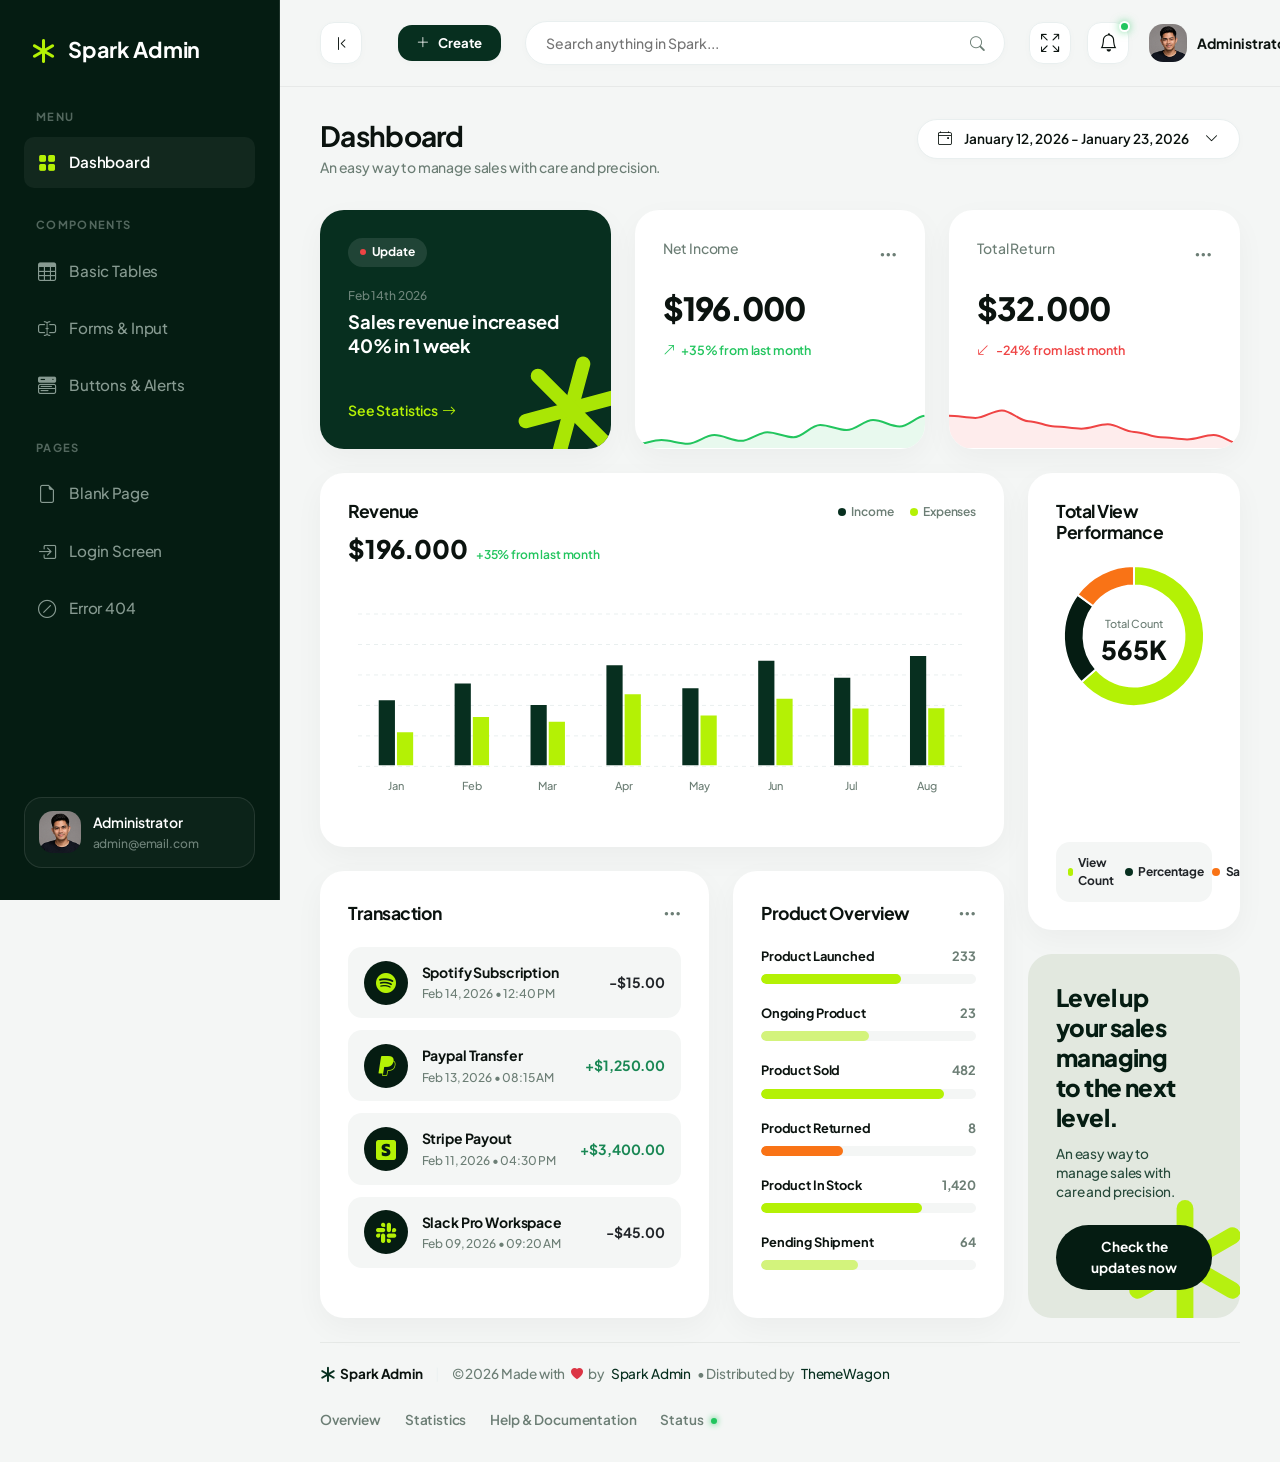
<file: admin/template/index.html>
<!DOCTYPE html>
<html lang="en">

<head>
  <meta charset="UTF-8">
  <meta name="viewport" content="width=device-width, initial-scale=1.0">
  <title>Spark Admin - Premium Bootstrap 5 Admin Dashboard Template</title>

  <!-- SEO Optimization -->
  <meta name="description" content="Spark Admin - Premium Bootstrap 5 Admin Dashboard Template">
  <meta name="author" content="Spark Admin Team">

  <!-- Favicon -->
  <link rel="icon" type="image/png" href="assets/images/favicon.ico">

  <!-- Local Third-Party Libraries (100% Offline Compatible) -->
  <link rel="stylesheet" href="assets/libs/bootstrap/css/bootstrap.min.css">
  <link rel="stylesheet" href="assets/libs/bootstrap-icons/bootstrap-icons.css">
  <link rel="stylesheet" href="assets/libs/apexcharts/apexcharts.css">
  <link rel="stylesheet" href="assets/libs/flatpickr/flatpickr.min.css">

  <!-- Main Design System & Custom Stylesheet -->
  <link rel="stylesheet" href="assets/css/main.css">
</head>

<body>

  <!-- ==========================================
         START: Sidebar Component
         Highly polished, dark-green sticky navigation
         ========================================== -->
  <div class="sidebar-wrapper" id="sidebar">
    <!-- Brand Logo / Identity -->
    <a href="index.html" class="sidebar-brand">
      <i class="bi bi-asterisk"></i>
      <span>Spark Admin</span>
    </a>

    <!-- Navigation Menu -->
    <div class="flex-grow-1 overflow-y-auto">
      <!-- Group: Menu -->
      <div class="sidebar-menu-section">
        <div class="sidebar-menu-title">Menu</div>
        <ul class="sidebar-menu-list">
          <li class="sidebar-menu-item">
            <a href="index.html" class="sidebar-menu-link active" id="menu-overview" title="Overview">
              <i class="bi bi-grid-fill"></i>
              <span>Dashboard</span>
            </a>
          </li>
        </ul>
      </div>

      <!-- Group: Components -->
      <div class="sidebar-menu-section">
        <div class="sidebar-menu-title">Components</div>
        <ul class="sidebar-menu-list">
          <li class="sidebar-menu-item">
            <a href="tables-basic.html" class="sidebar-menu-link" id="menu-basictables" title="Basic Tables">
              <i class="bi bi-table"></i>
              <span>Basic Tables</span>
            </a>
          </li>
          <li class="sidebar-menu-item">
            <a href="ui-forms.html" class="sidebar-menu-link" id="menu-uiforms" title="Forms and Input">
              <i class="bi bi-input-cursor-text"></i>
              <span>Forms & Input</span>
            </a>
          </li>
          <li class="sidebar-menu-item">
            <a href="ui-buttons.html" class="sidebar-menu-link" id="menu-uibuttons" title="Buttons">
              <i class="bi bi-menu-button-wide-fill"></i>
              <span>Buttons & Alerts</span>
            </a>
          </li>
        </ul>
      </div>

      <!-- Group: Pages -->
      <div class="sidebar-menu-section">
        <div class="sidebar-menu-title">Pages</div>
        <ul class="sidebar-menu-list">
          <li class="sidebar-menu-item">
            <a href="page-blank.html" class="sidebar-menu-link" id="menu-blankpage" title="Blank Page">
              <i class="bi bi-file-earmark"></i>
              <span>Blank Page</span>
            </a>
          </li>
          <li class="sidebar-menu-item">
            <a href="page-login.html" class="sidebar-menu-link" id="menu-loginpage" title="Login Page">
              <i class="bi bi-box-arrow-in-right"></i>
              <span>Login Screen</span>
            </a>
          </li>
          <li class="sidebar-menu-item">
            <a href="page-404.html" class="sidebar-menu-link" id="menu-404" title="404 Page">
              <i class="bi bi-slash-circle"></i>
              <span>Error 404</span>
            </a>
          </li>
        </ul>
      </div>
    </div>

    <!-- Sidebar Profile Card (Dynamic Footer) -->
    <div class="sidebar-profile">
      <img src="assets/images/avatar.png" alt="Administrator" class="sidebar-profile-img"
        onerror="this.src='https://images.unsplash.com/photo-1534528741775-53994a69daeb?q=80&w=256&auto=format&fit=crop'">
      <div class="sidebar-profile-info">
        <div class="sidebar-profile-name">Administrator</div>
        <div class="sidebar-profile-email">admin@email.com</div>
      </div>
    </div>
  </div>
  <!-- ==========================================
         END: Sidebar Component
         ========================================== -->


  <!-- ==========================================
         START: Main Content Area
         ========================================== -->
  <div class="main-wrapper">

    <!-- START: Top Navbar Component -->
    <header class="navbar-custom">
      <div class="navbar-left">
        <!-- Desktop sidebar toggle (visible on large screens only) -->
        <button class="btn-desktop-toggle d-none d-xl-flex align-items-center justify-content-center me-3"
          id="desktop-sidebar-toggle" aria-label="Minimize Sidebar">
          <i class="bi bi-chevron-bar-left"></i>
        </button>
        <!-- Mobile sidebar toggle -->
        <button class="sidebar-toggle-btn me-2" id="sidebar-toggle" aria-label="Toggle Navigation">
          <i class="bi bi-list"></i>
        </button>

        <!-- Quick Actions Dropdown -->
        <div class="dropdown ms-2">
          <button class="btn-quick-action dropdown-toggle" type="button" data-bs-toggle="dropdown" aria-expanded="false"
            id="quick-actions-dropdown">
            <i class="bi bi-plus-lg"></i>
            <span>Create</span>
          </button>
          <ul class="dropdown-menu dropdown-menu-quick-action" aria-labelledby="quick-actions-dropdown">
            <li class="dropdown-header">Quick Action Shortcuts</li>
            <li><a class="dropdown-item" href="#"><i class="bi bi-file-earmark-plus"></i> New Invoice</a></li>
            <li><a class="dropdown-item" href="#"><i class="bi bi-person-plus"></i> New User</a></li>
            <li><a class="dropdown-item" href="#"><i class="bi bi-box-seam"></i> New Product</a></li>
            <li>
              <hr class="dropdown-divider">
            </li>
            <li><a class="dropdown-item" href="#"><i class="bi bi-gear"></i> System Settings</a></li>
          </ul>
        </div>
      </div>

      <!-- Mid navbar: search pill -->
      <div class="navbar-search-wrapper">
        <input type="text" class="navbar-search-input" placeholder="Search anything in Spark..." id="main-search">
        <button class="navbar-search-btn" aria-label="Search">
          <i class="bi bi-search"></i>
        </button>
      </div>

      <!-- Right actions -->
      <div class="navbar-actions">
        <!-- Fullscreen Toggle -->
        <button class="navbar-action-btn me-1" aria-label="Toggle Fullscreen" id="btn-fullscreen">
          <i class="bi bi-arrows-fullscreen"></i>
        </button>
        <div class="dropdown">
          <button class="navbar-action-btn dropdown-toggle" type="button" data-bs-toggle="dropdown"
            aria-expanded="false" id="btn-notifications" data-bs-auto-close="outside">
            <i class="bi bi-bell"></i>
            <span class="navbar-action-badge"></span>
          </button>
          <div class="dropdown-menu dropdown-menu-end dropdown-menu-notification p-0"
            aria-labelledby="btn-notifications">
            <div class="notification-header">
              <h6 class="notification-title">Notifications</h6>
              <button class="btn-clear-all" type="button">Mark all read</button>
            </div>
            <div class="notification-list">
              <!-- Sale Notification -->
              <a href="#" class="notification-item">
                <div class="notification-icon bg-success text-white">
                  <i class="bi bi-wallet2"></i>
                </div>
                <div class="notification-content">
                  <p class="notification-text">New sale received: <strong>$150.00</strong></p>
                  <span class="notification-time">2 mins ago</span>
                </div>
                <span class="notification-unread-dot"></span>
              </a>
              <!-- User Registration Notification -->
              <a href="#" class="notification-item">
                <div class="notification-icon bg-primary text-white">
                  <i class="bi bi-person-plus-fill"></i>
                </div>
                <div class="notification-content">
                  <p class="notification-text">New user registered: <strong>John Doe</strong></p>
                  <span class="notification-time">1 hour ago</span>
                </div>
                <span class="notification-unread-dot"></span>
              </a>
              <!-- Low Stock Notification -->
              <a href="#" class="notification-item">
                <div class="notification-icon bg-warning text-dark">
                  <i class="bi bi-box-seam-fill"></i>
                </div>
                <div class="notification-content">
                  <p class="notification-text">Stock running low: <strong>Hoodie</strong></p>
                  <span class="notification-time">3 hours ago</span>
                </div>
              </a>
            </div>
            <a href="#" class="notification-footer">View All Notifications</a>
          </div>
        </div>

        <!-- Profile Dropdown -->
        <div class="dropdown ms-2">
          <button class="navbar-profile-btn dropdown-toggle" type="button" data-bs-toggle="dropdown"
            aria-expanded="false" id="profile-dropdown">
            <img src="assets/images/avatar.png" alt="Profile Image" class="navbar-profile-img">
            <span class="navbar-profile-name d-none d-md-inline">Administrator</span>
            <i class="bi bi-chevron-down navbar-profile-caret"></i>
          </button>
          <ul class="dropdown-menu dropdown-menu-end dropdown-menu-profile" aria-labelledby="profile-dropdown">
            <li class="dropdown-header">Welcome !</li>
            <li><a class="dropdown-item" href="#"><i class="bi bi-person"></i> My Account</a></li>
            <li><a class="dropdown-item" href="#"><i class="bi bi-gear"></i> Settings</a></li>
            <li><a class="dropdown-item" href="#"><i class="bi bi-lock"></i> Lock Screen</a></li>
            <li>
              <hr class="dropdown-divider">
            </li>
            <li><a class="dropdown-item text-danger" href="page-login.html"><i class="bi bi-box-arrow-right"></i>
                Logout</a></li>
          </ul>
        </div>
      </div>
    </header>
    <!-- END: Top Navbar Component -->

    <!-- START: Dashboard Header Banner -->
    <div class="page-header">
      <div>
        <h1 class="page-title">Dashboard</h1>
        <p class="page-subtitle">An easy way to manage sales with care and precision.</p>
      </div>
      <button class="btn-date-picker" type="button" id="date-picker-trigger">
        <i class="bi bi-calendar4-event"></i>
        <span id="selected-date-range">January 12, 2026 - January 23, 2026</span>
        <i class="bi bi-chevron-down ms-1"></i>
      </button>
    </div>
    <!-- END: Dashboard Header Banner -->

    <!-- START: Main Layout Grid (2 Columns: Dashboard + Performance Pane) -->
    <div class="row g-4">

      <!-- TOP AREA: Quick Info Stat Cards Row (Full Width) -->
      <div class="col-12">
        <div class="row g-4">
          <!-- Stat Card 1: Green Alert Banner -->
          <div class="col-md-4">
            <div class="card alert-green-card">
              <div class="position-relative z-index-2">
                <span class="alert-green-badge">Update</span>
                <div class="alert-green-date">Feb 14th 2026</div>
                <div class="alert-green-text">Sales revenue increased 40% in 1 week</div>
              </div>
              <a href="#" class="alert-green-link z-index-2" id="alert-link-statistics">
                <span>See Statistics</span>
                <i class="bi bi-arrow-right"></i>
              </a>

              <!-- Inline SVG geometric decoration (Lime green 6-pointed star/asterisk with rounded caps) -->
              <svg class="alert-green-bg-shape" viewBox="0 0 100 100" fill="none" xmlns="http://www.w3.org/2000/svg">
                <g transform="translate(50,50)">
                  <rect x="-6" y="-45" width="12" height="90" rx="6" ry="6" fill="#B4F105" />
                  <rect x="-6" y="-45" width="12" height="90" rx="6" ry="6" fill="#B4F105" transform="rotate(60)" />
                  <rect x="-6" y="-45" width="12" height="90" rx="6" ry="6" fill="#B4F105" transform="rotate(120)" />
                </g>
              </svg>
            </div>
          </div>

          <!-- Stat Card 2: Net Income -->
          <div class="col-md-4">
            <div class="card card-stat d-flex flex-column justify-content-between">
              <div>
                <div class="card-header">
                  <span class="stat-label">Net Income</span>
                  <div class="dropdown">
                    <button class="card-more-btn" type="button" data-bs-toggle="dropdown" aria-expanded="false"
                      aria-label="More Options" id="btn-more-income">
                      <i class="bi bi-three-dots"></i>
                    </button>
                    <ul class="dropdown-menu dropdown-menu-end dropdown-menu-custom">
                      <li><a class="dropdown-item" href="#"><i class="bi bi-arrow-repeat"></i> Refresh</a></li>
                      <li><a class="dropdown-item" href="#"><i class="bi bi-file-earmark-arrow-down"></i> Export
                          Report</a></li>
                      <li>
                        <hr class="dropdown-divider">
                      </li>
                      <li><a class="dropdown-item text-danger" href="#"><i class="bi bi-eye-slash"></i> Hide Details</a>
                      </li>
                    </ul>
                  </div>
                </div>
                <div class="stat-value">$196.000</div>
                <div class="trend-badge trend-up">
                  <i class="bi bi-arrow-up-right"></i>
                  <span>+35% from last month</span>
                </div>
              </div>
              <div class="sparkline-container sparkline-card-footer">
                <div id="income-sparkline"></div>
              </div>
            </div>
          </div>

          <!-- Stat Card 3: Total Return -->
          <div class="col-md-4">
            <div class="card card-stat d-flex flex-column justify-content-between">
              <div>
                <div class="card-header">
                  <span class="stat-label">Total Return</span>
                  <div class="dropdown">
                    <button class="card-more-btn" type="button" data-bs-toggle="dropdown" aria-expanded="false"
                      aria-label="More Options" id="btn-more-return">
                      <i class="bi bi-three-dots"></i>
                    </button>
                    <ul class="dropdown-menu dropdown-menu-end dropdown-menu-custom">
                      <li><a class="dropdown-item" href="#"><i class="bi bi-arrow-repeat"></i> Refresh</a></li>
                      <li><a class="dropdown-item" href="#"><i class="bi bi-file-earmark-arrow-down"></i> Export
                          Report</a></li>
                      <li>
                        <hr class="dropdown-divider">
                      </li>
                      <li><a class="dropdown-item text-danger" href="#"><i class="bi bi-eye-slash"></i> Hide Details</a>
                      </li>
                    </ul>
                  </div>
                </div>
                <div class="stat-value">$32.000</div>
                <div class="trend-badge trend-down">
                  <i class="bi bi-arrow-down-left"></i>
                  <span>-24% from last month</span>
                </div>
              </div>
              <div class="sparkline-container sparkline-card-footer">
                <div id="return-sparkline"></div>
              </div>
            </div>
          </div>
        </div>
      </div>
      <!-- END: TOP AREA -->

      <!-- LEFT AREA: Primary Dashboard Stats & Tables -->
      <div class="col-xl-9 col-lg-8">

        <!-- START: Details Area (Transactions + Performance Charts) -->
        <div class="row g-4">
          <!-- Column: Revenue Chart (Full Width / Wider) -->
          <div class="col-12">
            <div class="card mb-0">
              <div class="card-header mb-2">
                <h2 class="card-title">Revenue</h2>
                <!-- Custom Static Legends -->
                <div class="d-flex gap-3 align-items-center">
                  <div class="chart-legend-item">
                    <span class="legend-dot bg-forest-medium"></span>
                    <span class="chart-legend-label">Income</span>
                  </div>
                  <div class="chart-legend-item">
                    <span class="legend-dot bg-lime-accent"></span>
                    <span class="chart-legend-label">Expenses</span>
                  </div>
                </div>
              </div>
              <div class="d-flex align-items-baseline gap-2 mb-3">
                <span class="stat-value-amount">$196.000</span>
                <span class="trend-badge trend-up fs-xs">+35% from last month</span>
              </div>
              <div id="revenue-chart"></div>
            </div>
          </div>

          <!-- Column: Transaction List -->
          <div class="col-md-7 d-flex flex-column">
            <div class="card h-100 flex-grow-1">
              <div class="card-header">
                <h2 class="card-title">Transaction</h2>
                <div class="dropdown">
                  <button class="card-more-btn" type="button" data-bs-toggle="dropdown" aria-expanded="false"
                    aria-label="More Options" id="btn-more-transaction">
                    <i class="bi bi-three-dots"></i>
                  </button>
                  <ul class="dropdown-menu dropdown-menu-end dropdown-menu-custom">
                    <li><a class="dropdown-item" href="#"><i class="bi bi-funnel"></i> Filter Status</a></li>
                    <li><a class="dropdown-item" href="#"><i class="bi bi-file-earmark-arrow-down"></i> Export CSV</a>
                    </li>
                  </ul>
                </div>
              </div>

              <!-- Transaction Items List -->
              <div class="transaction-list">
                <div class="transaction-item">
                  <div class="transaction-icon bg-forest-light text-lime">
                    <i class="bi bi-spotify"></i>
                  </div>
                  <div class="transaction-info">
                    <div class="transaction-name">Spotify Subscription</div>
                    <div class="transaction-date">Feb 14, 2026 • 12:40 PM</div>
                  </div>
                  <div class="transaction-amount text-main">-$15.00</div>
                </div>

                <div class="transaction-item">
                  <div class="transaction-icon bg-forest-light text-lime">
                    <i class="bi bi-paypal"></i>
                  </div>
                  <div class="transaction-info">
                    <div class="transaction-name">Paypal Transfer</div>
                    <div class="transaction-date">Feb 13, 2026 • 08:15 AM</div>
                  </div>
                  <div class="transaction-amount text-success">+$1,250.00</div>
                </div>

                <div class="transaction-item">
                  <div class="transaction-icon bg-forest-light text-lime">
                    <i class="bi bi-stripe"></i>
                  </div>
                  <div class="transaction-info">
                    <div class="transaction-name">Stripe Payout</div>
                    <div class="transaction-date">Feb 11, 2026 • 04:30 PM</div>
                  </div>
                  <div class="transaction-amount text-success">+$3,400.00</div>
                </div>

                <div class="transaction-item">
                  <div class="transaction-icon bg-forest-light text-lime">
                    <i class="bi bi-slack"></i>
                  </div>
                  <div class="transaction-info">
                    <div class="transaction-name">Slack Pro Workspace</div>
                    <div class="transaction-date">Feb 09, 2026 • 09:20 AM</div>
                  </div>
                  <div class="transaction-amount text-main">-$45.00</div>
                </div>
              </div>

            </div>
          </div>

          <!-- Column: Product Overview Progress -->
          <div class="col-md-5 d-flex flex-column">
            <div class="card h-100 flex-grow-1">
              <div class="card-header">
                <h2 class="card-title">Product Overview</h2>
                <div class="dropdown">
                  <button class="card-more-btn" type="button" data-bs-toggle="dropdown" aria-expanded="false"
                    aria-label="More Options" id="btn-more-products">
                    <i class="bi bi-three-dots"></i>
                  </button>
                  <ul class="dropdown-menu dropdown-menu-end dropdown-menu-custom">
                    <li><a class="dropdown-item" href="#"><i class="bi bi-plus-lg"></i> Add Product</a></li>
                    <li><a class="dropdown-item" href="#"><i class="bi bi-gear"></i> Manage</a></li>
                  </ul>
                </div>
              </div>

              <div class="progress-container">
                <div class="progress-label-row">
                  <span class="progress-label">Product Launched</span>
                  <span class="progress-value">233</span>
                </div>
                <div class="progress" role="progressbar" aria-label="Product Launched Progress" aria-valuenow="65"
                  aria-valuemin="0" aria-valuemax="100">
                  <div class="progress-bar bg-lime-accent w-65"></div>
                </div>
              </div>

              <div class="progress-container">
                <div class="progress-label-row">
                  <span class="progress-label">Ongoing Product</span>
                  <span class="progress-value">23</span>
                </div>
                <div class="progress" role="progressbar" aria-label="Ongoing Product Progress" aria-valuenow="20"
                  aria-valuemin="0" aria-valuemax="100">
                  <div class="progress-bar bg-lime-accent opacity-50 w-50"></div>
                </div>
              </div>

              <div class="progress-container">
                <div class="progress-label-row">
                  <span class="progress-label">Product Sold</span>
                  <span class="progress-value">482</span>
                </div>
                <div class="progress" role="progressbar" aria-label="Product Sold Progress" aria-valuenow="85"
                  aria-valuemin="0" aria-valuemax="100">
                  <div class="progress-bar bg-lime-accent w-85"></div>
                </div>
              </div>

              <div class="progress-container">
                <div class="progress-label-row">
                  <span class="progress-label">Product Returned</span>
                  <span class="progress-value">8</span>
                </div>
                <div class="progress" role="progressbar" aria-label="Product Returned Progress" aria-valuenow="10"
                  aria-valuemin="0" aria-valuemax="100">
                  <div class="progress-bar bg-brand-orange w-38"></div>
                </div>
              </div>

              <div class="progress-container">
                <div class="progress-label-row">
                  <span class="progress-label">Product In Stock</span>
                  <span class="progress-value">1,420</span>
                </div>
                <div class="progress" role="progressbar" aria-label="Product In Stock Progress" aria-valuenow="75"
                  aria-valuemin="0" aria-valuemax="100">
                  <div class="progress-bar bg-lime-accent w-75"></div>
                </div>
              </div>

              <div class="progress-container">
                <div class="progress-label-row">
                  <span class="progress-label">Pending Shipment</span>
                  <span class="progress-value">64</span>
                </div>
                <div class="progress" role="progressbar" aria-label="Pending Shipment Progress" aria-valuenow="45"
                  aria-valuemin="0" aria-valuemax="100">
                  <div class="progress-bar bg-lime-accent opacity-50 w-45"></div>
                </div>
              </div>
            </div>

          </div>
        </div>
        <!-- END: Details Area -->

      </div>

      <!-- RIGHT AREA: Performance Details Sidebar Panel -->
      <div class="col-xl-3 col-lg-4">
        <div class="right-panel-wrapper d-flex flex-column gap-4 h-100">

          <!-- Performance Donut Chart card -->
          <div class="card flex-grow-1 d-flex flex-column justify-content-between mb-0">
            <div class="card-header mb-1">
              <h2 class="card-title">Total View Performance</h2>
            </div>

            <div id="views-chart"></div>

            <!-- Custom Legends below the chart -->
            <div class="chart-legends-container">
              <div class="chart-legend-item">
                <span class="legend-dot bg-lime-accent"></span>
                <span class="text-muted-green">View Count</span>
              </div>
              <div class="chart-legend-item">
                <span class="legend-dot bg-forest-medium"></span>
                <span class="text-muted-green">Percentage</span>
              </div>
              <div class="chart-legend-item">
                <span class="legend-dot bg-brand-orange"></span>
                <span class="text-muted-green">Sales</span>
              </div>
            </div>
          </div>

          <!-- Level Up Promotion CTA banner -->
          <div class="promo-banner-card">
            <!-- Inline SVG geometric decoration (Lime green 6-pointed star/asterisk with rounded caps) -->
            <svg class="promo-banner-bg-shape" viewBox="0 0 100 100" fill="none" xmlns="http://www.w3.org/2000/svg">
              <g transform="translate(50,50)">
                <rect x="-6" y="-45" width="12" height="90" rx="6" ry="6" fill="#B4F105" />
                <rect x="-6" y="-45" width="12" height="90" rx="6" ry="6" fill="#B4F105" transform="rotate(60)" />
                <rect x="-6" y="-45" width="12" height="90" rx="6" ry="6" fill="#B4F105" transform="rotate(120)" />
              </g>
            </svg>

            <h3 class="promo-title">Level up your sales managing to the next level.</h3>
            <p class="promo-desc">An easy way to manage sales with care and precision.</p>
            <button class="btn-promo" id="btn-promo-action">Check the updates now</button>
          </div>
        </div>
      </div>
      <!-- END: RIGHT AREA -->

    </div>
    <!-- END: Main Layout Grid -->

    <!-- START: Footer Component -->
    <footer class="footer-custom">
      <div class="footer-left">
        <span class="footer-logo">
          <i class="bi bi-asterisk"></i> Spark Admin
        </span>
        <span class="footer-separator">|</span>
        <span class="footer-copy">&copy; 2026 Made with <i class="bi bi-heart-fill text-danger footer-heart"></i> by<a
            href="https://sparkadminpro.gumroad.com/" target="_blank">Spark Admin</a>• Distributed by <a
            href="https://www.themewagon.com/" target="_blank">ThemeWagon</a> </span>
      </div>
      <div class="footer-right">
        <ul class="footer-links">
          <li><a href="#" class="footer-link">Overview</a></li>
          <li><a href="#" class="footer-link">Statistics</a></li>
          <li><a href="#" class="footer-link">Help & Documentation</a></li>
          <li><a href="#" class="footer-link">Status <span class="status-dot"></span></a></li>
        </ul>
      </div>
    </footer>
    <!-- END: Footer Component -->

  </div>
  <!-- ==========================================
         END: Main Content Area
         ========================================== -->

  <!-- Local Third-Party Libraries Script dependencies -->
  <script src="assets/libs/bootstrap/js/bootstrap.bundle.min.js"></script>
  <script src="assets/libs/apexcharts/apexcharts.min.js"></script>
  <script src="assets/libs/flatpickr/flatpickr.min.js"></script>

  <!-- Local dashboard interactions controller -->
  <script src="assets/js/dashboard.js"></script>
</body>

</html>
</file>
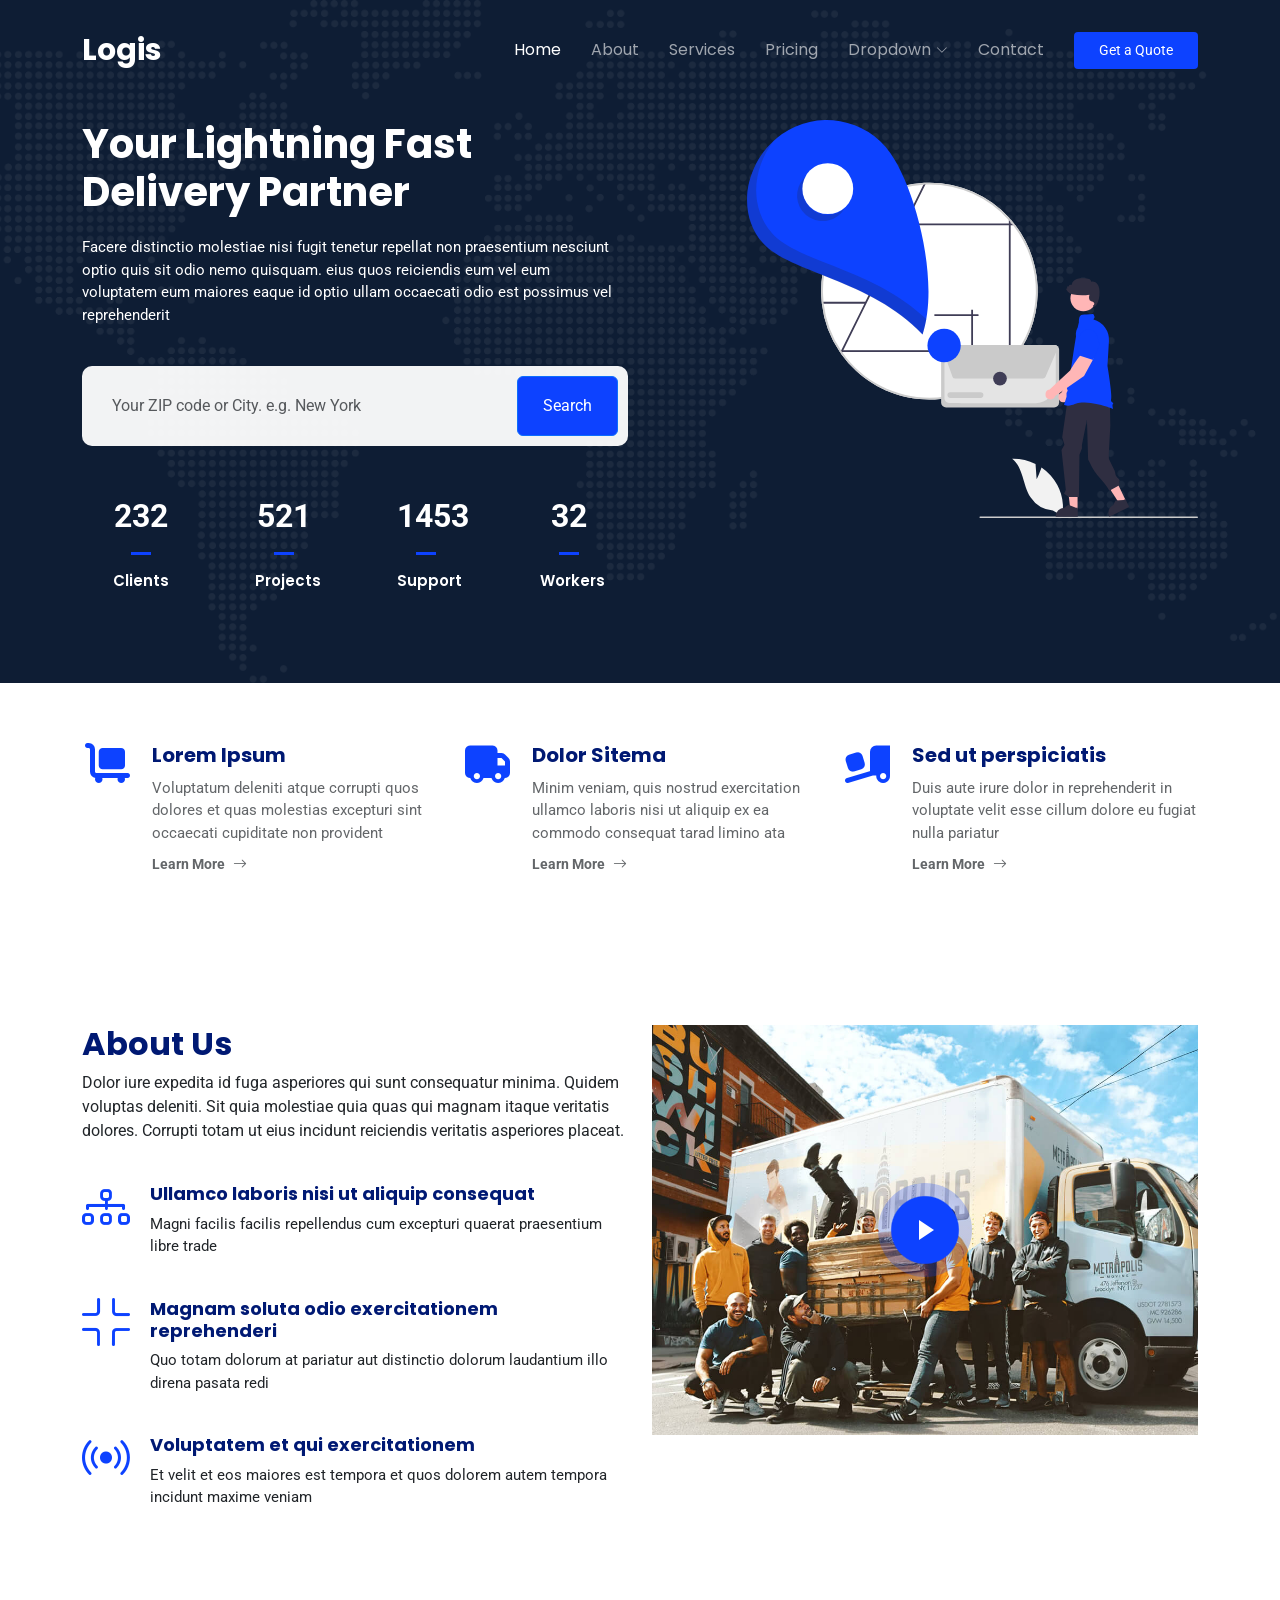
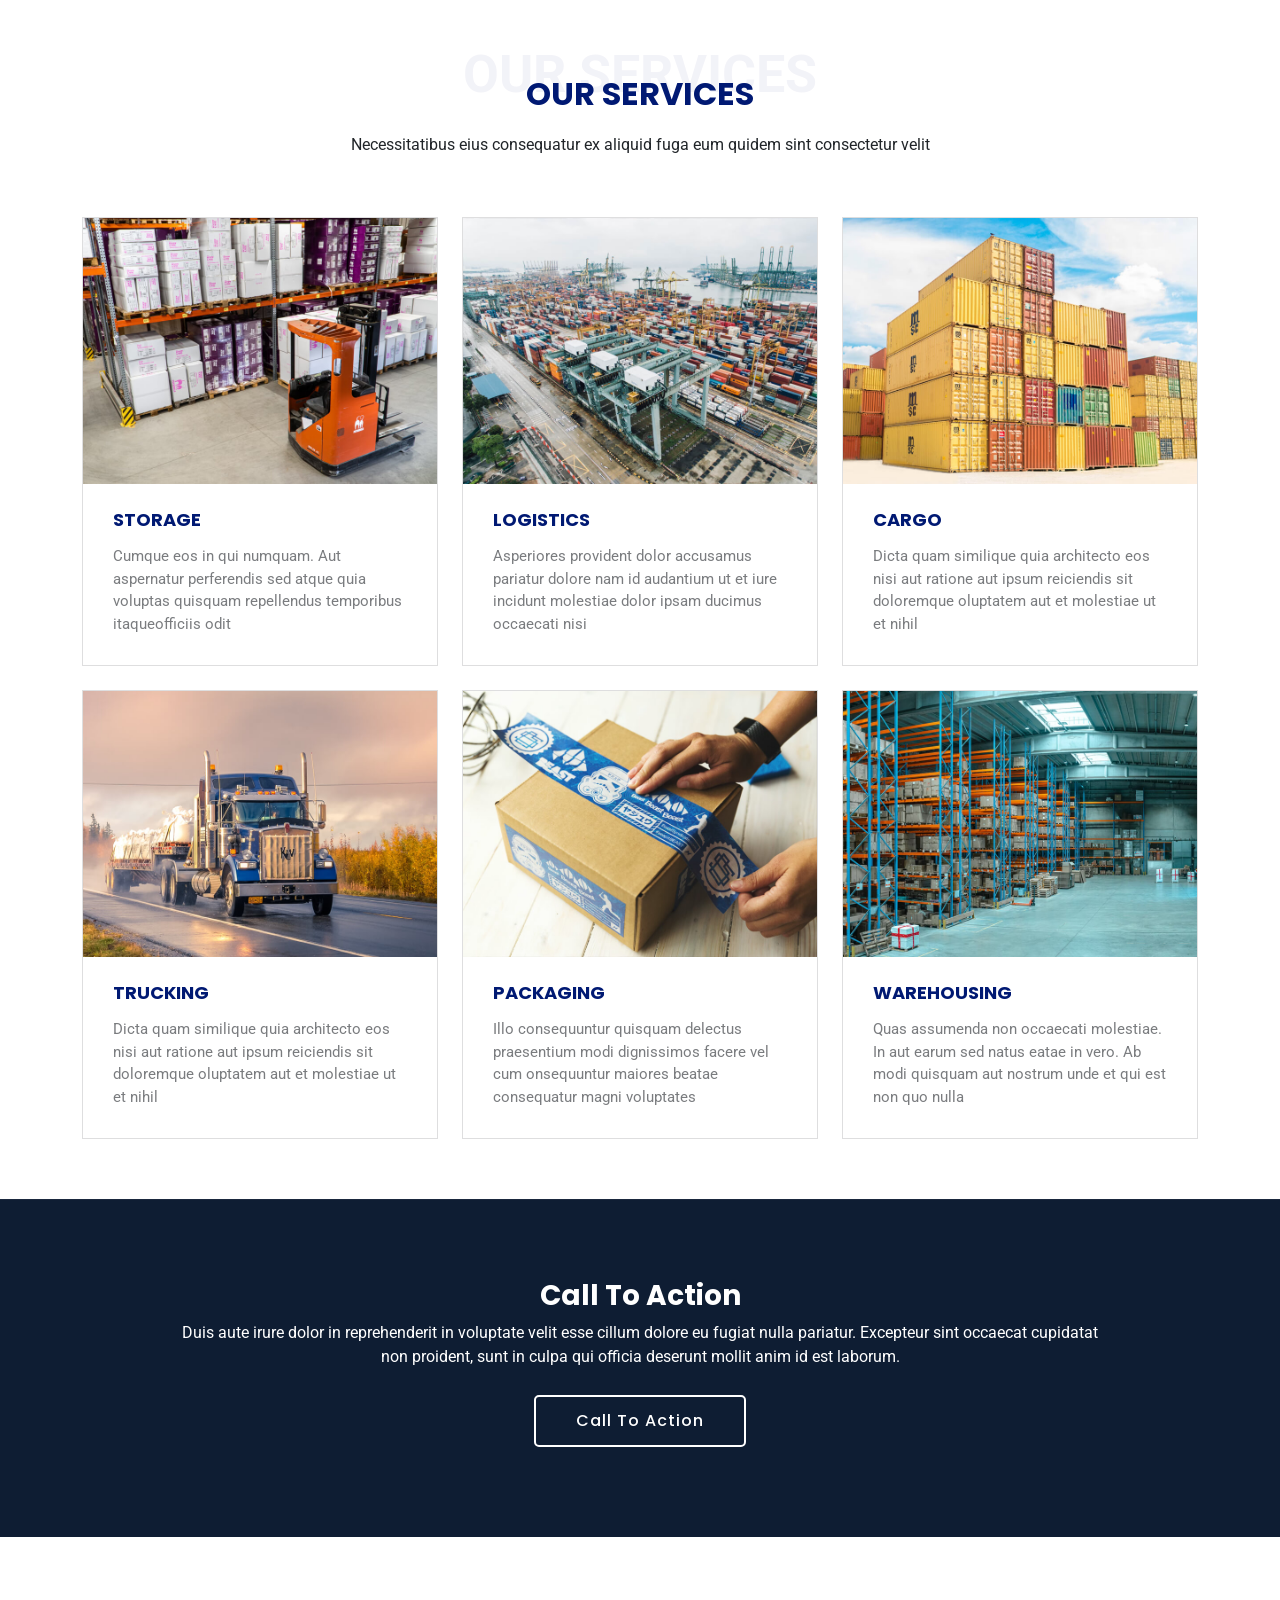
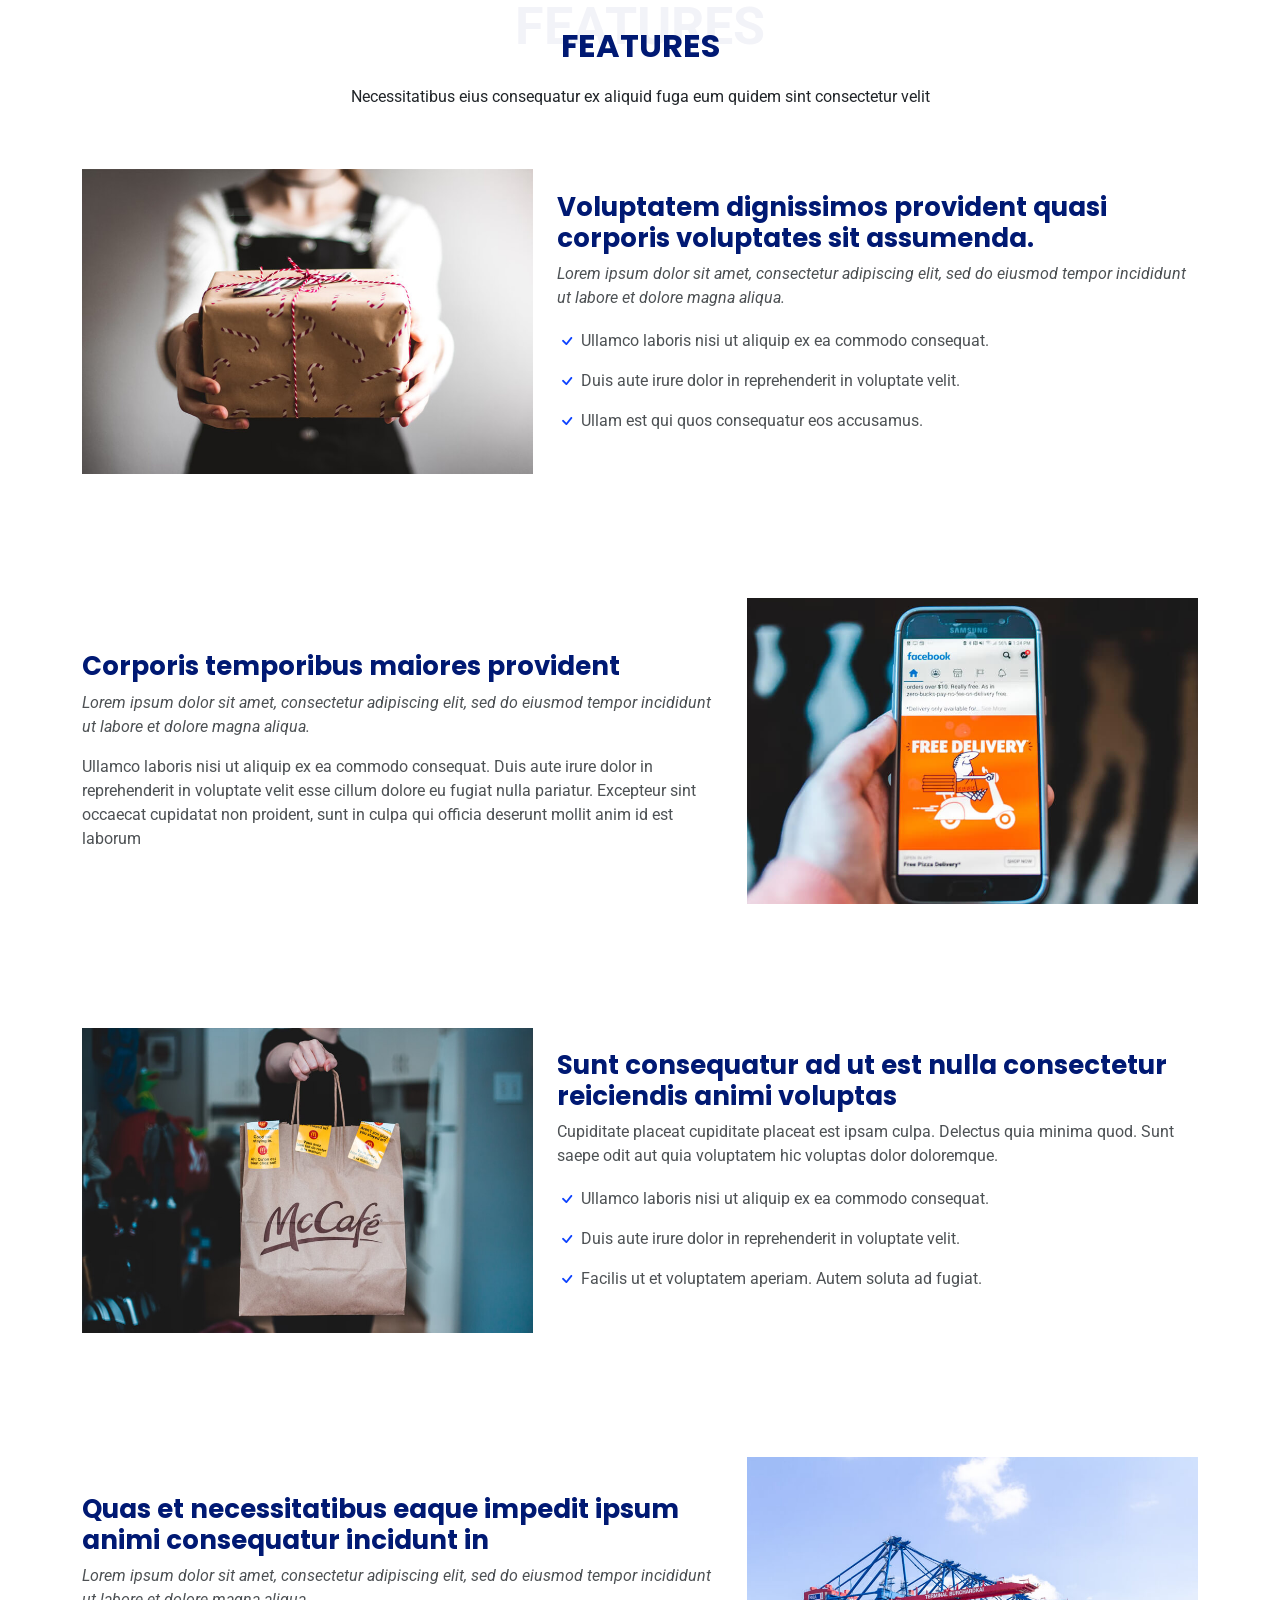
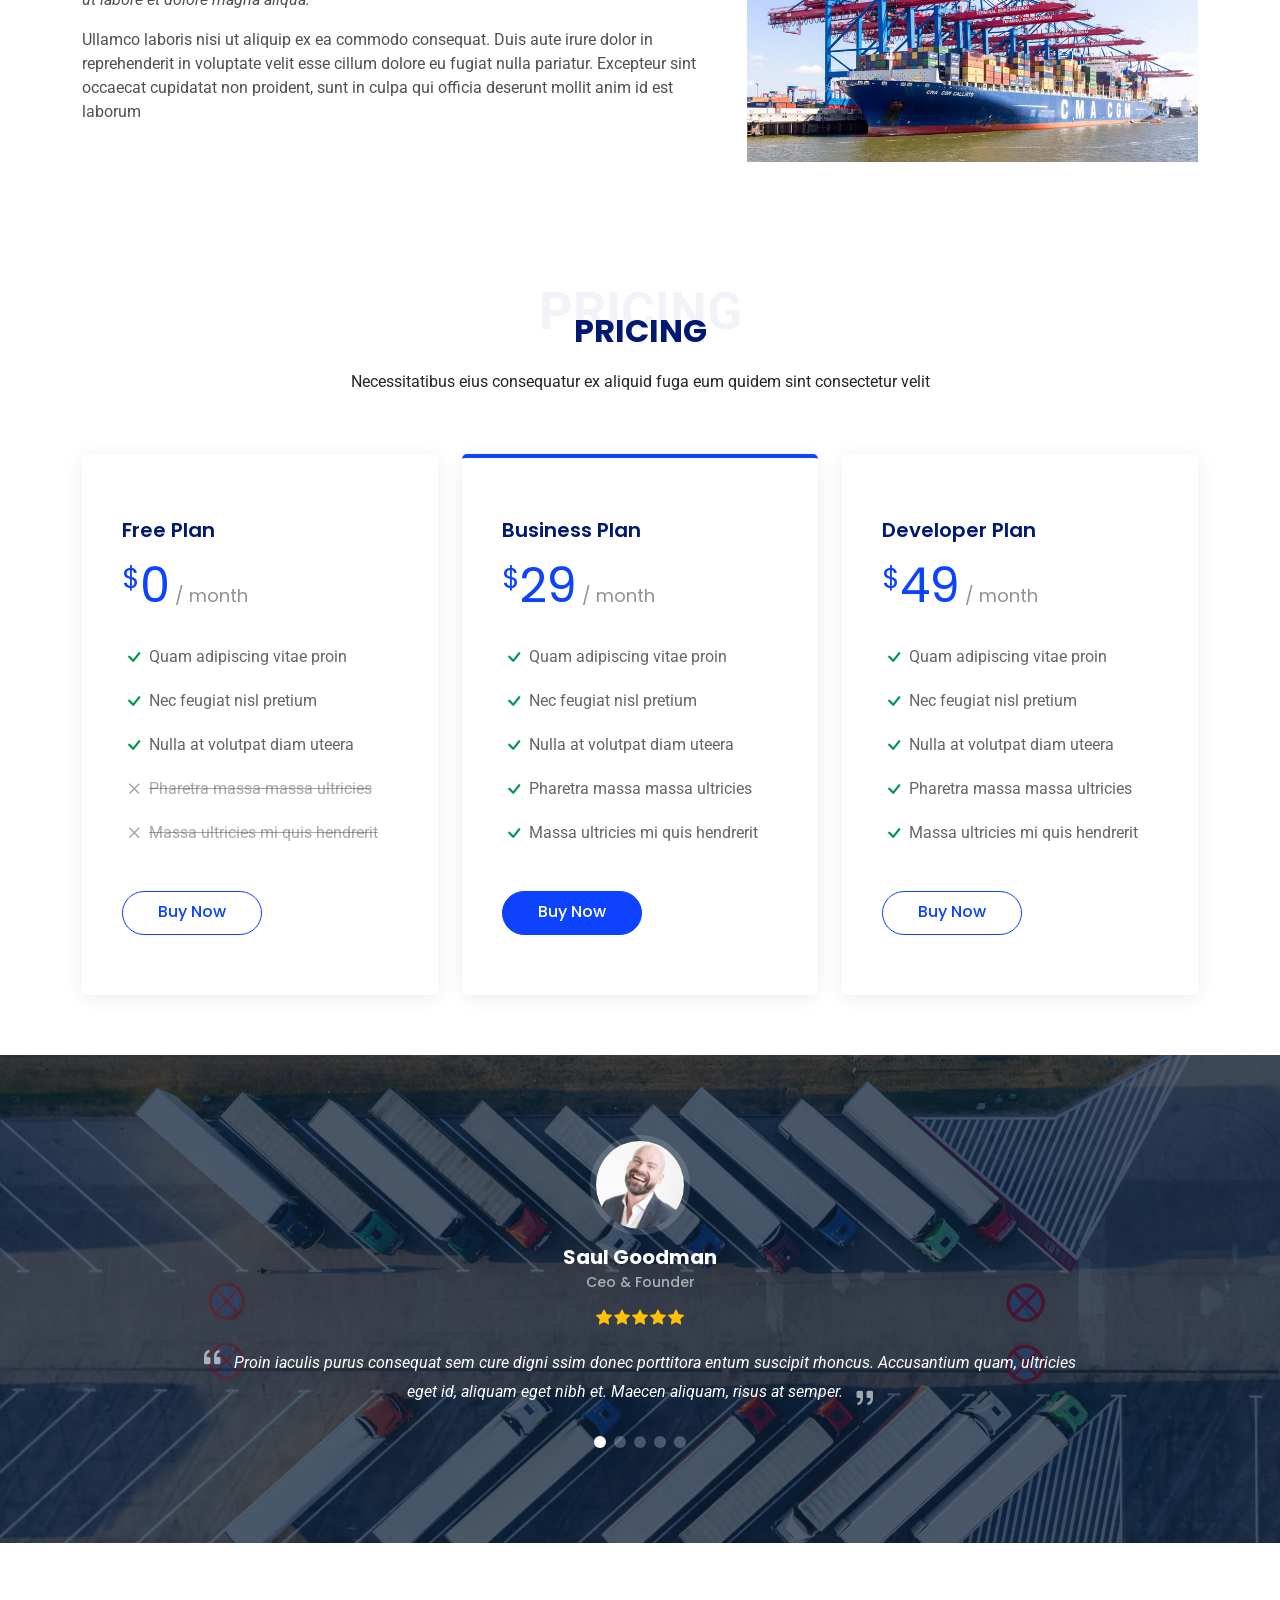
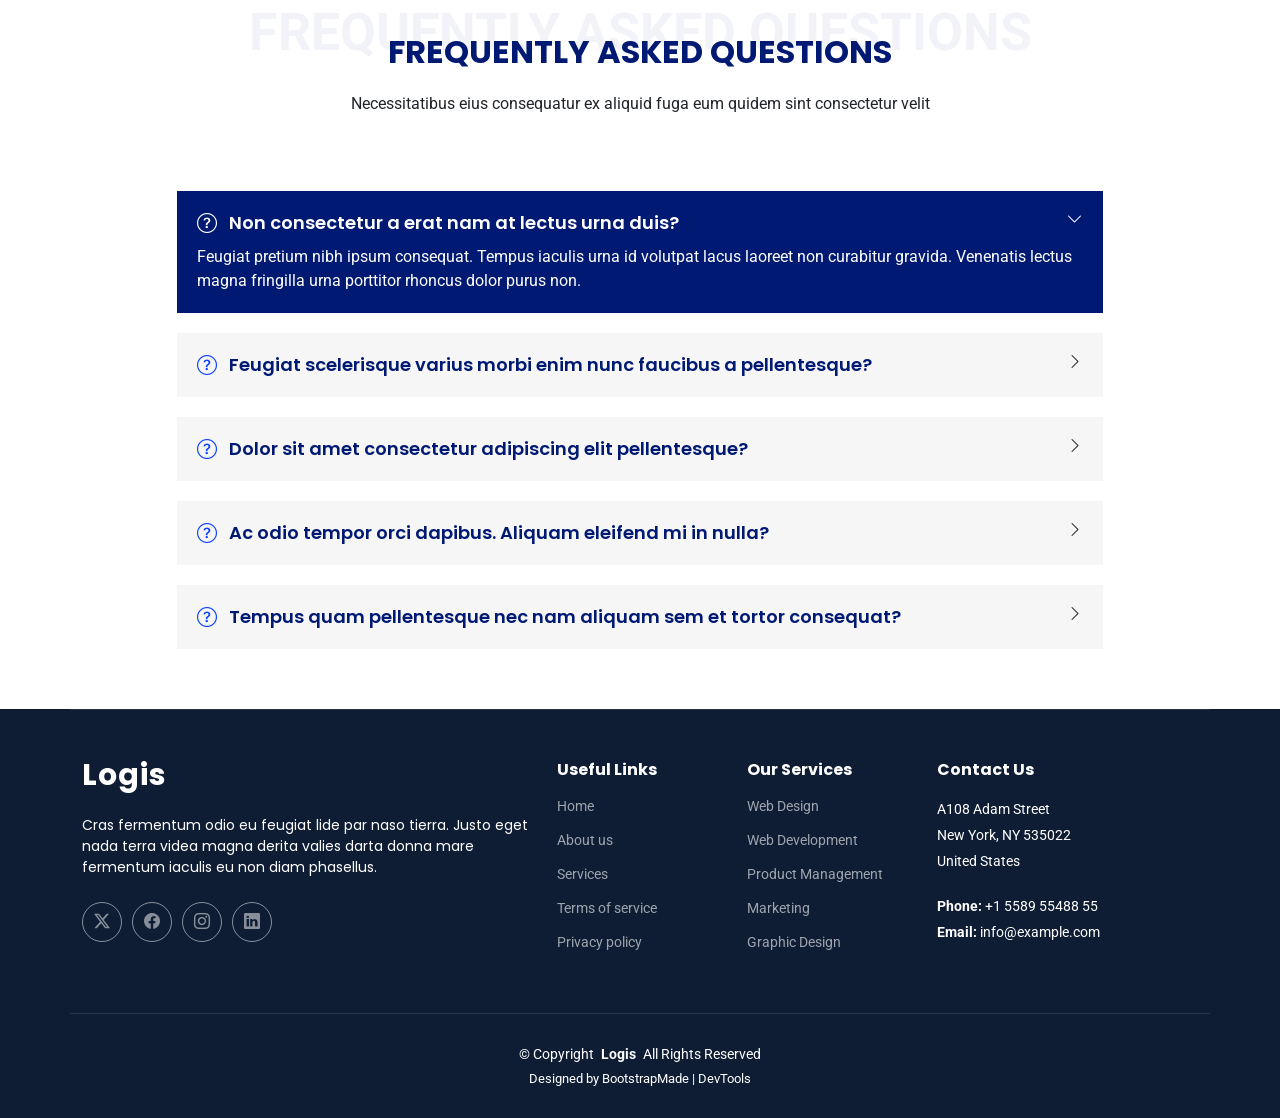
<file: penumpang/template/index.html>
<!DOCTYPE html>
<html lang="en">

<head>
  <meta charset="utf-8">
  <meta content="width=device-width, initial-scale=1.0" name="viewport">
  <title>Index - Logis Bootstrap Template</title>
  <meta name="description" content="">
  <meta name="keywords" content="">

  <!-- Favicons -->
  <link href="assets/img/favicon.png" rel="icon">
  <link href="assets/img/apple-touch-icon.png" rel="apple-touch-icon">

  <!-- Fonts -->
  <link href="https://fonts.googleapis.com" rel="preconnect">
  <link href="https://fonts.gstatic.com" rel="preconnect" crossorigin>
  <link
    href="https://fonts.googleapis.com/css2?family=Roboto:ital,wght@0,100;0,300;0,400;0,500;0,700;0,900;1,100;1,300;1,400;1,500;1,700;1,900&family=Poppins:ital,wght@0,100;0,200;0,300;0,400;0,500;0,600;0,700;0,800;0,900;1,100;1,200;1,300;1,400;1,500;1,600;1,700;1,800;1,900&display=swap"
    rel="stylesheet">

  <!-- Vendor CSS Files -->
  <link href="assets/vendor/bootstrap/css/bootstrap.min.css" rel="stylesheet">
  <link href="assets/vendor/bootstrap-icons/bootstrap-icons.css" rel="stylesheet">
  <link href="assets/vendor/aos/aos.css" rel="stylesheet">
  <link href="assets/vendor/fontawesome-free/css/all.min.css" rel="stylesheet">
  <link href="assets/vendor/glightbox/css/glightbox.min.css" rel="stylesheet">
  <link href="assets/vendor/swiper/swiper-bundle.min.css" rel="stylesheet">

  <!-- Main CSS File -->
  <link href="assets/css/main.css" rel="stylesheet">

  <!-- =======================================================
  * Template Name: Logis
  * Template URL: https://bootstrapmade.com/logis-bootstrap-logistics-website-template/
  * Updated: Apr 08 2026 with Bootstrap v5.3.8
  * Author: BootstrapMade.com
  * License: https://bootstrapmade.com/license/
  ======================================================== -->
</head>

<body class="index-page">

  <header id="header" class="header d-flex align-items-center fixed-top">
    <div class="container-fluid container-xl position-relative d-flex align-items-center">

      <a href="index.html" class="logo d-flex align-items-center me-auto">
        <!-- Uncomment the line below if you also wish to use an image logo -->
        <!-- <img src="assets/img/logo.png" alt=""> -->
        <h1 class="sitename">Logis</h1>
      </a>

      <nav id="navmenu" class="navmenu">
        <ul>
          <li><a href="index.html" class="active">Home<br></a></li>
          <li><a href="about.html">About</a></li>
          <li><a href="services.html">Services</a></li>
          <li><a href="pricing.html">Pricing</a></li>
          <li class="dropdown"><a href="#"><span>Dropdown</span> <i class="bi bi-chevron-down toggle-dropdown"></i></a>
            <ul>
              <li><a href="#">Dropdown 1</a></li>
              <li class="dropdown"><a href="#"><span>Deep Dropdown</span> <i
                    class="bi bi-chevron-down toggle-dropdown"></i></a>
                <ul>
                  <li><a href="#">Deep Dropdown 1</a></li>
                  <li><a href="#">Deep Dropdown 2</a></li>
                  <li><a href="#">Deep Dropdown 3</a></li>
                  <li><a href="#">Deep Dropdown 4</a></li>
                  <li><a href="#">Deep Dropdown 5</a></li>
                </ul>
              </li>
              <li><a href="#">Dropdown 2</a></li>
              <li><a href="#">Dropdown 3</a></li>
              <li><a href="#">Dropdown 4</a></li>
            </ul>
          </li>
          <li><a href="contact.html">Contact</a></li>
        </ul>
        <i class="mobile-nav-toggle d-xl-none bi bi-list"></i>
      </nav>

      <a class="btn-getstarted" href="get-a-quote.html">Get a Quote</a>

    </div>
  </header>

  <main class="main">

    <!-- Hero Section -->
    <section id="hero" class="hero section dark-background">

      <img src="assets/img/world-dotted-map.png" alt="" class="hero-bg" data-aos="fade-in">

      <div class="container">
        <div class="row gy-4 d-flex justify-content-between">
          <div class="col-lg-6 order-2 order-lg-1 d-flex flex-column justify-content-center">
            <h2 data-aos="fade-up">Your Lightning Fast Delivery Partner</h2>
            <p data-aos="fade-up" data-aos-delay="100">Facere distinctio molestiae nisi fugit tenetur repellat non
              praesentium nesciunt optio quis sit odio nemo quisquam. eius quos reiciendis eum vel eum voluptatem eum
              maiores eaque id optio ullam occaecati odio est possimus vel reprehenderit</p>

            <form action="#" class="form-search d-flex align-items-stretch mb-3" data-aos="fade-up"
              data-aos-delay="200">
              <input type="text" class="form-control" placeholder="Your ZIP code or City. e.g. New York">
              <button type="submit" class="btn btn-primary">Search</button>
            </form>

            <div class="row gy-4" data-aos="fade-up" data-aos-delay="300">

              <div class="col-lg-3 col-6">
                <div class="stats-item text-center w-100 h-100">
                  <span data-purecounter-start="0" data-purecounter-end="232" data-purecounter-duration="0"
                    class="purecounter">232</span>
                  <p>Clients</p>
                </div>
              </div><!-- End Stats Item -->

              <div class="col-lg-3 col-6">
                <div class="stats-item text-center w-100 h-100">
                  <span data-purecounter-start="0" data-purecounter-end="521" data-purecounter-duration="0"
                    class="purecounter">521</span>
                  <p>Projects</p>
                </div>
              </div><!-- End Stats Item -->

              <div class="col-lg-3 col-6">
                <div class="stats-item text-center w-100 h-100">
                  <span data-purecounter-start="0" data-purecounter-end="1453" data-purecounter-duration="0"
                    class="purecounter">1453</span>
                  <p>Support</p>
                </div>
              </div><!-- End Stats Item -->

              <div class="col-lg-3 col-6">
                <div class="stats-item text-center w-100 h-100">
                  <span data-purecounter-start="0" data-purecounter-end="32" data-purecounter-duration="0"
                    class="purecounter">32</span>
                  <p>Workers</p>
                </div>
              </div><!-- End Stats Item -->

            </div>

          </div>

          <div class="col-lg-5 order-1 order-lg-2 hero-img" data-aos="zoom-out">
            <img src="assets/img/hero-img.svg" class="img-fluid mb-3 mb-lg-0" alt="">
          </div>

        </div>
      </div>

    </section><!-- /Hero Section -->

    <!-- Featured Services Section -->
    <section id="featured-services" class="featured-services section">

      <div class="container">

        <div class="row gy-4">

          <div class="col-lg-4 col-md-6 service-item d-flex" data-aos="fade-up" data-aos-delay="100">
            <div class="icon flex-shrink-0"><i class="fa-solid fa-cart-flatbed"></i></div>
            <div>
              <h4 class="title">Lorem Ipsum</h4>
              <p class="description">Voluptatum deleniti atque corrupti quos dolores et quas molestias excepturi sint
                occaecati cupiditate non provident</p>
              <a href="#" class="readmore stretched-link"><span>Learn More</span><i class="bi bi-arrow-right"></i></a>
            </div>
          </div>
          <!-- End Service Item -->

          <div class="col-lg-4 col-md-6 service-item d-flex" data-aos="fade-up" data-aos-delay="200">
            <div class="icon flex-shrink-0"><i class="fa-solid fa-truck"></i></div>
            <div>
              <h4 class="title">Dolor Sitema</h4>
              <p class="description">Minim veniam, quis nostrud exercitation ullamco laboris nisi ut aliquip ex ea
                commodo consequat tarad limino ata</p>
              <a href="#" class="readmore stretched-link"><span>Learn More</span><i class="bi bi-arrow-right"></i></a>
            </div>
          </div><!-- End Service Item -->

          <div class="col-lg-4 col-md-6 service-item d-flex" data-aos="fade-up" data-aos-delay="300">
            <div class="icon flex-shrink-0"><i class="fa-solid fa-truck-ramp-box"></i></div>
            <div>
              <h4 class="title">Sed ut perspiciatis</h4>
              <p class="description">Duis aute irure dolor in reprehenderit in voluptate velit esse cillum dolore eu
                fugiat nulla pariatur</p>
              <a href="#" class="readmore stretched-link"><span>Learn More</span><i class="bi bi-arrow-right"></i></a>
            </div>
          </div><!-- End Service Item -->

        </div>

      </div>

    </section><!-- /Featured Services Section -->

    <!-- About Section -->
    <section id="about" class="about section">

      <div class="container">

        <div class="row gy-4">

          <div class="col-lg-6 position-relative align-self-start order-lg-last order-first" data-aos="fade-up"
            data-aos-delay="200">
            <img src="assets/img/about.jpg" class="img-fluid" alt="">
            <a href="https://www.youtube.com/watch?v=Y7f98aduVJ8" class="glightbox pulsating-play-btn"></a>
          </div>

          <div class="col-lg-6 content order-last  order-lg-first" data-aos="fade-up" data-aos-delay="100">
            <h3>About Us</h3>
            <p>
              Dolor iure expedita id fuga asperiores qui sunt consequatur minima. Quidem voluptas deleniti. Sit quia
              molestiae quia quas qui magnam itaque veritatis dolores. Corrupti totam ut eius incidunt reiciendis
              veritatis asperiores placeat.
            </p>
            <ul>
              <li>
                <i class="bi bi-diagram-3"></i>
                <div>
                  <h5>Ullamco laboris nisi ut aliquip consequat</h5>
                  <p>Magni facilis facilis repellendus cum excepturi quaerat praesentium libre trade</p>
                </div>
              </li>
              <li>
                <i class="bi bi-fullscreen-exit"></i>
                <div>
                  <h5>Magnam soluta odio exercitationem reprehenderi</h5>
                  <p>Quo totam dolorum at pariatur aut distinctio dolorum laudantium illo direna pasata redi</p>
                </div>
              </li>
              <li>
                <i class="bi bi-broadcast"></i>
                <div>
                  <h5>Voluptatem et qui exercitationem</h5>
                  <p>Et velit et eos maiores est tempora et quos dolorem autem tempora incidunt maxime veniam</p>
                </div>
              </li>
            </ul>
          </div>

        </div>

      </div>

    </section><!-- /About Section -->

    <!-- Services Section -->
    <section id="services" class="services section">

      <!-- Section Title -->
      <div class="container section-title" data-aos="fade-up">
        <span>Our Services<br></span>
        <h2>Our ServiceS</h2>
        <p>Necessitatibus eius consequatur ex aliquid fuga eum quidem sint consectetur velit</p>
      </div><!-- End Section Title -->

      <div class="container">

        <div class="row gy-4">

          <div class="col-lg-4 col-md-6" data-aos="fade-up" data-aos-delay="100">
            <div class="card">
              <div class="card-img">
                <img src="assets/img/service-1.jpg" alt="" class="img-fluid">
              </div>
              <h3>Storage</h3>
              <p>Cumque eos in qui numquam. Aut aspernatur perferendis sed atque quia voluptas quisquam repellendus
                temporibus itaqueofficiis odit</p>
            </div>
          </div><!-- End Card Item -->

          <div class="col-lg-4 col-md-6" data-aos="fade-up" data-aos-delay="200">
            <div class="card">
              <div class="card-img">
                <img src="assets/img/service-2.jpg" alt="" class="img-fluid">
              </div>
              <h3><a href="#" class="stretched-link">Logistics</a></h3>
              <p>Asperiores provident dolor accusamus pariatur dolore nam id audantium ut et iure incidunt molestiae
                dolor ipsam ducimus occaecati nisi</p>
            </div>
          </div><!-- End Card Item -->

          <div class="col-lg-4 col-md-6" data-aos="fade-up" data-aos-delay="300">
            <div class="card">
              <div class="card-img">
                <img src="assets/img/service-3.jpg" alt="" class="img-fluid">
              </div>
              <h3><a href="#" class="stretched-link">Cargo</a></h3>
              <p>Dicta quam similique quia architecto eos nisi aut ratione aut ipsum reiciendis sit doloremque oluptatem
                aut et molestiae ut et nihil</p>
            </div>
          </div><!-- End Card Item -->

          <div class="col-lg-4 col-md-6" data-aos="fade-up" data-aos-delay="400">
            <div class="card">
              <div class="card-img">
                <img src="assets/img/service-4.jpg" alt="" class="img-fluid">
              </div>
              <h3><a href="#" class="stretched-link">Trucking</a></h3>
              <p>Dicta quam similique quia architecto eos nisi aut ratione aut ipsum reiciendis sit doloremque oluptatem
                aut et molestiae ut et nihil</p>
            </div>
          </div><!-- End Card Item -->

          <div class="col-lg-4 col-md-6" data-aos="fade-up" data-aos-delay="500">
            <div class="card">
              <div class="card-img">
                <img src="assets/img/service-5.jpg" alt="" class="img-fluid">
              </div>
              <h3>Packaging</h3>
              <p>Illo consequuntur quisquam delectus praesentium modi dignissimos facere vel cum onsequuntur maiores
                beatae consequatur magni voluptates</p>
            </div>
          </div><!-- End Card Item -->

          <div class="col-lg-4 col-md-6" data-aos="fade-up" data-aos-delay="600">
            <div class="card">
              <div class="card-img">
                <img src="assets/img/service-6.jpg" alt="" class="img-fluid">
              </div>
              <h3><a href="#" class="stretched-link">Warehousing</a></h3>
              <p>Quas assumenda non occaecati molestiae. In aut earum sed natus eatae in vero. Ab modi quisquam aut
                nostrum unde et qui est non quo nulla</p>
            </div>
          </div><!-- End Card Item -->

        </div>

      </div>

    </section><!-- /Services Section -->

    <!-- Call To Action Section -->
    <section id="call-to-action" class="call-to-action section dark-background">

      <img src="assets/img/cta-bg.jpg" alt="">

      <div class="container">
        <div class="row justify-content-center" data-aos="zoom-in" data-aos-delay="100">
          <div class="col-xl-10">
            <div class="text-center">
              <h3>Call To Action</h3>
              <p>Duis aute irure dolor in reprehenderit in voluptate velit esse cillum dolore eu fugiat nulla pariatur.
                Excepteur sint occaecat cupidatat non proident, sunt in culpa qui officia deserunt mollit anim id est
                laborum.</p>
              <a class="cta-btn" href="#">Call To Action</a>
            </div>
          </div>
        </div>
      </div>

    </section><!-- /Call To Action Section -->

    <!-- Features Section -->
    <section id="features" class="features section">

      <!-- Section Title -->
      <div class="container section-title" data-aos="fade-up">
        <span>Features</span>
        <h2>Features</h2>
        <p>Necessitatibus eius consequatur ex aliquid fuga eum quidem sint consectetur velit</p>
      </div><!-- End Section Title -->

      <div class="container">

        <div class="row gy-4 align-items-center features-item">
          <div class="col-md-5 d-flex align-items-center" data-aos="zoom-out" data-aos-delay="100">
            <img src="assets/img/features-1.jpg" class="img-fluid" alt="">
          </div>
          <div class="col-md-7" data-aos="fade-up" data-aos-delay="100">
            <h3>Voluptatem dignissimos provident quasi corporis voluptates sit assumenda.</h3>
            <p class="fst-italic">
              Lorem ipsum dolor sit amet, consectetur adipiscing elit, sed do eiusmod tempor incididunt ut labore et
              dolore
              magna aliqua.
            </p>
            <ul>
              <li><i class="bi bi-check"></i><span> Ullamco laboris nisi ut aliquip ex ea commodo consequat.</span></li>
              <li><i class="bi bi-check"></i> <span>Duis aute irure dolor in reprehenderit in voluptate velit.</span>
              </li>
              <li><i class="bi bi-check"></i> <span>Ullam est qui quos consequatur eos accusamus.</span></li>
            </ul>
          </div>
        </div><!-- Features Item -->

        <div class="row gy-4 align-items-center features-item">
          <div class="col-md-5 order-1 order-md-2 d-flex align-items-center" data-aos="zoom-out" data-aos-delay="200">
            <img src="assets/img/features-2.jpg" class="img-fluid" alt="">
          </div>
          <div class="col-md-7 order-2 order-md-1" data-aos="fade-up" data-aos-delay="200">
            <h3>Corporis temporibus maiores provident</h3>
            <p class="fst-italic">
              Lorem ipsum dolor sit amet, consectetur adipiscing elit, sed do eiusmod tempor incididunt ut labore et
              dolore
              magna aliqua.
            </p>
            <p>
              Ullamco laboris nisi ut aliquip ex ea commodo consequat. Duis aute irure dolor in reprehenderit in
              voluptate
              velit esse cillum dolore eu fugiat nulla pariatur. Excepteur sint occaecat cupidatat non proident, sunt in
              culpa qui officia deserunt mollit anim id est laborum
            </p>
          </div>
        </div><!-- Features Item -->

        <div class="row gy-4 align-items-center features-item">
          <div class="col-md-5 d-flex align-items-center" data-aos="zoom-out">
            <img src="assets/img/features-3.jpg" class="img-fluid" alt="">
          </div>
          <div class="col-md-7" data-aos="fade-up">
            <h3>Sunt consequatur ad ut est nulla consectetur reiciendis animi voluptas</h3>
            <p>Cupiditate placeat cupiditate placeat est ipsam culpa. Delectus quia minima quod. Sunt saepe odit aut
              quia voluptatem hic voluptas dolor doloremque.</p>
            <ul>
              <li><i class="bi bi-check"></i> <span>Ullamco laboris nisi ut aliquip ex ea commodo consequat.</span></li>
              <li><i class="bi bi-check"></i><span> Duis aute irure dolor in reprehenderit in voluptate velit.</span>
              </li>
              <li><i class="bi bi-check"></i> <span>Facilis ut et voluptatem aperiam. Autem soluta ad fugiat</span>.
              </li>
            </ul>
          </div>
        </div><!-- Features Item -->

        <div class="row gy-4 align-items-center features-item">
          <div class="col-md-5 order-1 order-md-2 d-flex align-items-center" data-aos="zoom-out">
            <img src="assets/img/features-4.jpg" class="img-fluid" alt="">
          </div>
          <div class="col-md-7 order-2 order-md-1" data-aos="fade-up">
            <h3>Quas et necessitatibus eaque impedit ipsum animi consequatur incidunt in</h3>
            <p class="fst-italic">
              Lorem ipsum dolor sit amet, consectetur adipiscing elit, sed do eiusmod tempor incididunt ut labore et
              dolore
              magna aliqua.
            </p>
            <p>
              Ullamco laboris nisi ut aliquip ex ea commodo consequat. Duis aute irure dolor in reprehenderit in
              voluptate
              velit esse cillum dolore eu fugiat nulla pariatur. Excepteur sint occaecat cupidatat non proident, sunt in
              culpa qui officia deserunt mollit anim id est laborum
            </p>
          </div>
        </div><!-- Features Item -->

      </div>

    </section><!-- /Features Section -->

    <!-- Pricing Section -->
    <section id="pricing" class="pricing section">

      <!-- Section Title -->
      <div class="container section-title" data-aos="fade-up">
        <span>Pricing</span>
        <h2>Pricing</h2>
        <p>Necessitatibus eius consequatur ex aliquid fuga eum quidem sint consectetur velit</p>
      </div><!-- End Section Title -->

      <div class="container">

        <div class="row gy-4">

          <div class="col-lg-4" data-aos="zoom-in" data-aos-delay="100">
            <div class="pricing-item">
              <h3>Free Plan</h3>
              <h4><sup>$</sup>0<span> / month</span></h4>
              <ul>
                <li><i class="bi bi-check"></i> <span>Quam adipiscing vitae proin</span></li>
                <li><i class="bi bi-check"></i> <span>Nec feugiat nisl pretium</span></li>
                <li><i class="bi bi-check"></i> <span>Nulla at volutpat diam uteera</span></li>
                <li class="na"><i class="bi bi-x"></i> <span>Pharetra massa massa ultricies</span></li>
                <li class="na"><i class="bi bi-x"></i> <span>Massa ultricies mi quis hendrerit</span></li>
              </ul>
              <a href="#" class="buy-btn">Buy Now</a>
            </div>
          </div><!-- End Pricing Item -->

          <div class="col-lg-4" data-aos="zoom-in" data-aos-delay="200">
            <div class="pricing-item featured">
              <h3>Business Plan</h3>
              <h4><sup>$</sup>29<span> / month</span></h4>
              <ul>
                <li><i class="bi bi-check"></i> <span>Quam adipiscing vitae proin</span></li>
                <li><i class="bi bi-check"></i> <span>Nec feugiat nisl pretium</span></li>
                <li><i class="bi bi-check"></i> <span>Nulla at volutpat diam uteera</span></li>
                <li><i class="bi bi-check"></i> <span>Pharetra massa massa ultricies</span></li>
                <li><i class="bi bi-check"></i> <span>Massa ultricies mi quis hendrerit</span></li>
              </ul>
              <a href="#" class="buy-btn">Buy Now</a>
            </div>
          </div><!-- End Pricing Item -->

          <div class="col-lg-4" data-aos="zoom-in" data-aos-delay="300">
            <div class="pricing-item">
              <h3>Developer Plan</h3>
              <h4><sup>$</sup>49<span> / month</span></h4>
              <ul>
                <li><i class="bi bi-check"></i> <span>Quam adipiscing vitae proin</span></li>
                <li><i class="bi bi-check"></i> <span>Nec feugiat nisl pretium</span></li>
                <li><i class="bi bi-check"></i> <span>Nulla at volutpat diam uteera</span></li>
                <li><i class="bi bi-check"></i> <span>Pharetra massa massa ultricies</span></li>
                <li><i class="bi bi-check"></i> <span>Massa ultricies mi quis hendrerit</span></li>
              </ul>
              <a href="#" class="buy-btn">Buy Now</a>
            </div>
          </div><!-- End Pricing Item -->

        </div>

      </div>

    </section><!-- /Pricing Section -->

    <!-- Testimonials Section -->
    <section id="testimonials" class="testimonials section dark-background">

      <img src="assets/img/testimonials-bg.jpg" class="testimonials-bg" alt="">

      <div class="container" data-aos="fade-up" data-aos-delay="100">

        <div class="swiper init-swiper">
          <script type="application/json" class="swiper-config">
            {
              "loop": true,
              "speed": 600,
              "autoplay": {
                "delay": 5000
              },
              "slidesPerView": "auto",
              "pagination": {
                "el": ".swiper-pagination",
                "type": "bullets",
                "clickable": true
              }
            }
          </script>
          <div class="swiper-wrapper">

            <div class="swiper-slide">
              <div class="testimonial-item">
                <img src="assets/img/testimonials/testimonials-1.jpg" class="testimonial-img" alt="">
                <h3>Saul Goodman</h3>
                <h4>Ceo &amp; Founder</h4>
                <div class="stars">
                  <i class="bi bi-star-fill"></i><i class="bi bi-star-fill"></i><i class="bi bi-star-fill"></i><i
                    class="bi bi-star-fill"></i><i class="bi bi-star-fill"></i>
                </div>
                <p>
                  <i class="bi bi-quote quote-icon-left"></i>
                  <span>Proin iaculis purus consequat sem cure digni ssim donec porttitora entum suscipit rhoncus.
                    Accusantium quam, ultricies eget id, aliquam eget nibh et. Maecen aliquam, risus at semper.</span>
                  <i class="bi bi-quote quote-icon-right"></i>
                </p>
              </div>
            </div><!-- End testimonial item -->

            <div class="swiper-slide">
              <div class="testimonial-item">
                <img src="assets/img/testimonials/testimonials-2.jpg" class="testimonial-img" alt="">
                <h3>Sara Wilsson</h3>
                <h4>Designer</h4>
                <div class="stars">
                  <i class="bi bi-star-fill"></i><i class="bi bi-star-fill"></i><i class="bi bi-star-fill"></i><i
                    class="bi bi-star-fill"></i><i class="bi bi-star-fill"></i>
                </div>
                <p>
                  <i class="bi bi-quote quote-icon-left"></i>
                  <span>Export tempor illum tamen malis malis eram quae irure esse labore quem cillum quid cillum eram
                    malis quorum velit fore eram velit sunt aliqua noster fugiat irure amet legam anim culpa.</span>
                  <i class="bi bi-quote quote-icon-right"></i>
                </p>
              </div>
            </div><!-- End testimonial item -->

            <div class="swiper-slide">
              <div class="testimonial-item">
                <img src="assets/img/testimonials/testimonials-3.jpg" class="testimonial-img" alt="">
                <h3>Jena Karlis</h3>
                <h4>Store Owner</h4>
                <div class="stars">
                  <i class="bi bi-star-fill"></i><i class="bi bi-star-fill"></i><i class="bi bi-star-fill"></i><i
                    class="bi bi-star-fill"></i><i class="bi bi-star-fill"></i>
                </div>
                <p>
                  <i class="bi bi-quote quote-icon-left"></i>
                  <span>Enim nisi quem export duis labore cillum quae magna enim sint quorum nulla quem veniam duis
                    minim tempor labore quem eram duis noster aute amet eram fore quis sint minim.</span>
                  <i class="bi bi-quote quote-icon-right"></i>
                </p>
              </div>
            </div><!-- End testimonial item -->

            <div class="swiper-slide">
              <div class="testimonial-item">
                <img src="assets/img/testimonials/testimonials-4.jpg" class="testimonial-img" alt="">
                <h3>Matt Brandon</h3>
                <h4>Freelancer</h4>
                <div class="stars">
                  <i class="bi bi-star-fill"></i><i class="bi bi-star-fill"></i><i class="bi bi-star-fill"></i><i
                    class="bi bi-star-fill"></i><i class="bi bi-star-fill"></i>
                </div>
                <p>
                  <i class="bi bi-quote quote-icon-left"></i>
                  <span>Fugiat enim eram quae cillum dolore dolor amet nulla culpa multos export minim fugiat minim
                    velit minim dolor enim duis veniam ipsum anim magna sunt elit fore quem dolore labore illum
                    veniam.</span>
                  <i class="bi bi-quote quote-icon-right"></i>
                </p>
              </div>
            </div><!-- End testimonial item -->

            <div class="swiper-slide">
              <div class="testimonial-item">
                <img src="assets/img/testimonials/testimonials-5.jpg" class="testimonial-img" alt="">
                <h3>John Larson</h3>
                <h4>Entrepreneur</h4>
                <div class="stars">
                  <i class="bi bi-star-fill"></i><i class="bi bi-star-fill"></i><i class="bi bi-star-fill"></i><i
                    class="bi bi-star-fill"></i><i class="bi bi-star-fill"></i>
                </div>
                <p>
                  <i class="bi bi-quote quote-icon-left"></i>
                  <span>Quis quorum aliqua sint quem legam fore sunt eram irure aliqua veniam tempor noster veniam enim
                    culpa labore duis sunt culpa nulla illum cillum fugiat legam esse veniam culpa fore nisi cillum
                    quid.</span>
                  <i class="bi bi-quote quote-icon-right"></i>
                </p>
              </div>
            </div><!-- End testimonial item -->

          </div>
          <div class="swiper-pagination"></div>
        </div>

      </div>

    </section><!-- /Testimonials Section -->

    <!-- Faq Section -->
    <section id="faq" class="faq section">

      <!-- Section Title -->
      <div class="container section-title" data-aos="fade-up">
        <span>Frequently Asked Questions</span>
        <h2>Frequently Asked Questions</h2>
        <p>Necessitatibus eius consequatur ex aliquid fuga eum quidem sint consectetur velit</p>
      </div><!-- End Section Title -->

      <div class="container">

        <div class="row justify-content-center">

          <div class="col-lg-10">

            <div class="faq-container">

              <div class="faq-item faq-active" data-aos="fade-up" data-aos-delay="200">
                <i class="faq-icon bi bi-question-circle"></i>
                <h3>Non consectetur a erat nam at lectus urna duis?</h3>
                <div class="faq-content">
                  <p>Feugiat pretium nibh ipsum consequat. Tempus iaculis urna id volutpat lacus laoreet non curabitur
                    gravida. Venenatis lectus magna fringilla urna porttitor rhoncus dolor purus non.</p>
                </div>
                <i class="faq-toggle bi bi-chevron-right"></i>
              </div><!-- End Faq item-->

              <div class="faq-item" data-aos="fade-up" data-aos-delay="300">
                <i class="faq-icon bi bi-question-circle"></i>
                <h3>Feugiat scelerisque varius morbi enim nunc faucibus a pellentesque?</h3>
                <div class="faq-content">
                  <p>Dolor sit amet consectetur adipiscing elit pellentesque habitant morbi. Id interdum velit laoreet
                    id donec ultrices. Fringilla phasellus faucibus scelerisque eleifend donec pretium. Est pellentesque
                    elit ullamcorper dignissim. Mauris ultrices eros in cursus turpis massa tincidunt dui.</p>
                </div>
                <i class="faq-toggle bi bi-chevron-right"></i>
              </div><!-- End Faq item-->

              <div class="faq-item" data-aos="fade-up" data-aos-delay="400">
                <i class="faq-icon bi bi-question-circle"></i>
                <h3>Dolor sit amet consectetur adipiscing elit pellentesque?</h3>
                <div class="faq-content">
                  <p>Eleifend mi in nulla posuere sollicitudin aliquam ultrices sagittis orci. Faucibus pulvinar
                    elementum integer enim. Sem nulla pharetra diam sit amet nisl suscipit. Rutrum tellus pellentesque
                    eu tincidunt. Lectus urna duis convallis convallis tellus. Urna molestie at elementum eu facilisis
                    sed odio morbi quis</p>
                </div>
                <i class="faq-toggle bi bi-chevron-right"></i>
              </div><!-- End Faq item-->

              <div class="faq-item" data-aos="fade-up" data-aos-delay="500">
                <i class="faq-icon bi bi-question-circle"></i>
                <h3>Ac odio tempor orci dapibus. Aliquam eleifend mi in nulla?</h3>
                <div class="faq-content">
                  <p>Dolor sit amet consectetur adipiscing elit pellentesque habitant morbi. Id interdum velit laoreet
                    id donec ultrices. Fringilla phasellus faucibus scelerisque eleifend donec pretium. Est pellentesque
                    elit ullamcorper dignissim. Mauris ultrices eros in cursus turpis massa tincidunt dui.</p>
                </div>
                <i class="faq-toggle bi bi-chevron-right"></i>
              </div><!-- End Faq item-->

              <div class="faq-item" data-aos="fade-up" data-aos-delay="600">
                <i class="faq-icon bi bi-question-circle"></i>
                <h3>Tempus quam pellentesque nec nam aliquam sem et tortor consequat?</h3>
                <div class="faq-content">
                  <p>Molestie a iaculis at erat pellentesque adipiscing commodo. Dignissim suspendisse in est ante in.
                    Nunc vel risus commodo viverra maecenas accumsan. Sit amet nisl suscipit adipiscing bibendum est.
                    Purus gravida quis blandit turpis cursus in</p>
                </div>
                <i class="faq-toggle bi bi-chevron-right"></i>
              </div><!-- End Faq item-->

            </div>

          </div>

        </div>

      </div>

    </section><!-- /Faq Section -->

  </main>

  <footer id="footer" class="footer dark-background">

    <div class="container footer-top">
      <div class="row gy-4">
        <div class="col-lg-5 col-md-12 footer-about">
          <a href="index.html" class="logo d-flex align-items-center">
            <span class="sitename">Logis</span>
          </a>
          <p>Cras fermentum odio eu feugiat lide par naso tierra. Justo eget nada terra videa magna derita valies darta
            donna mare fermentum iaculis eu non diam phasellus.</p>
          <div class="social-links d-flex mt-4">
            <a href=""><i class="bi bi-twitter-x"></i></a>
            <a href=""><i class="bi bi-facebook"></i></a>
            <a href=""><i class="bi bi-instagram"></i></a>
            <a href=""><i class="bi bi-linkedin"></i></a>
          </div>
        </div>

        <div class="col-lg-2 col-6 footer-links">
          <h4>Useful Links</h4>
          <ul>
            <li><a href="#">Home</a></li>
            <li><a href="#">About us</a></li>
            <li><a href="#">Services</a></li>
            <li><a href="#">Terms of service</a></li>
            <li><a href="#">Privacy policy</a></li>
          </ul>
        </div>

        <div class="col-lg-2 col-6 footer-links">
          <h4>Our Services</h4>
          <ul>
            <li><a href="#">Web Design</a></li>
            <li><a href="#">Web Development</a></li>
            <li><a href="#">Product Management</a></li>
            <li><a href="#">Marketing</a></li>
            <li><a href="#">Graphic Design</a></li>
          </ul>
        </div>

        <div class="col-lg-3 col-md-12 footer-contact text-center text-md-start">
          <h4>Contact Us</h4>
          <p>A108 Adam Street</p>
          <p>New York, NY 535022</p>
          <p>United States</p>
          <p class="mt-4"><strong>Phone:</strong> <span>+1 5589 55488 55</span></p>
          <p><strong>Email:</strong> <span>info@example.com</span></p>
        </div>

      </div>
    </div>

    <div class="container copyright text-center mt-4">
      <p>© <span>Copyright</span> <strong class="px-1 sitename">Logis</strong> <span>All Rights Reserved</span></p>
      <div class="credits">
        <!-- All the links in the footer should remain intact. -->
        <!-- You can delete the links only if you've purchased the pro version. -->
        <!-- Licensing information: https://bootstrapmade.com/license/ -->
        <!-- Purchase the pro version with working PHP/AJAX contact form: [buy-url] -->
        Designed by <a href="https://bootstrapmade.com/">BootstrapMade</a> | <a
          href="https://bootstrapmade.com/tools/">DevTools</a>
      </div>
    </div>

  </footer>

  <!-- Scroll Top -->
  <a href="#" id="scroll-top" class="scroll-top d-flex align-items-center justify-content-center"><i
      class="bi bi-arrow-up-short"></i></a>

  <!-- Preloader -->
  <div id="preloader"></div>

  <!-- Vendor JS Files -->
  <script src="assets/vendor/bootstrap/js/bootstrap.bundle.min.js"></script>
  <script src="assets/vendor/php-email-form/validate.js"></script>
  <script src="assets/vendor/aos/aos.js"></script>
  <script src="assets/vendor/purecounter/purecounter_vanilla.js"></script>
  <script src="assets/vendor/glightbox/js/glightbox.min.js"></script>
  <script src="assets/vendor/swiper/swiper-bundle.min.js"></script>

  <!-- Main JS File -->
  <script src="assets/js/main.js"></script>

</body>

</html>
</file>
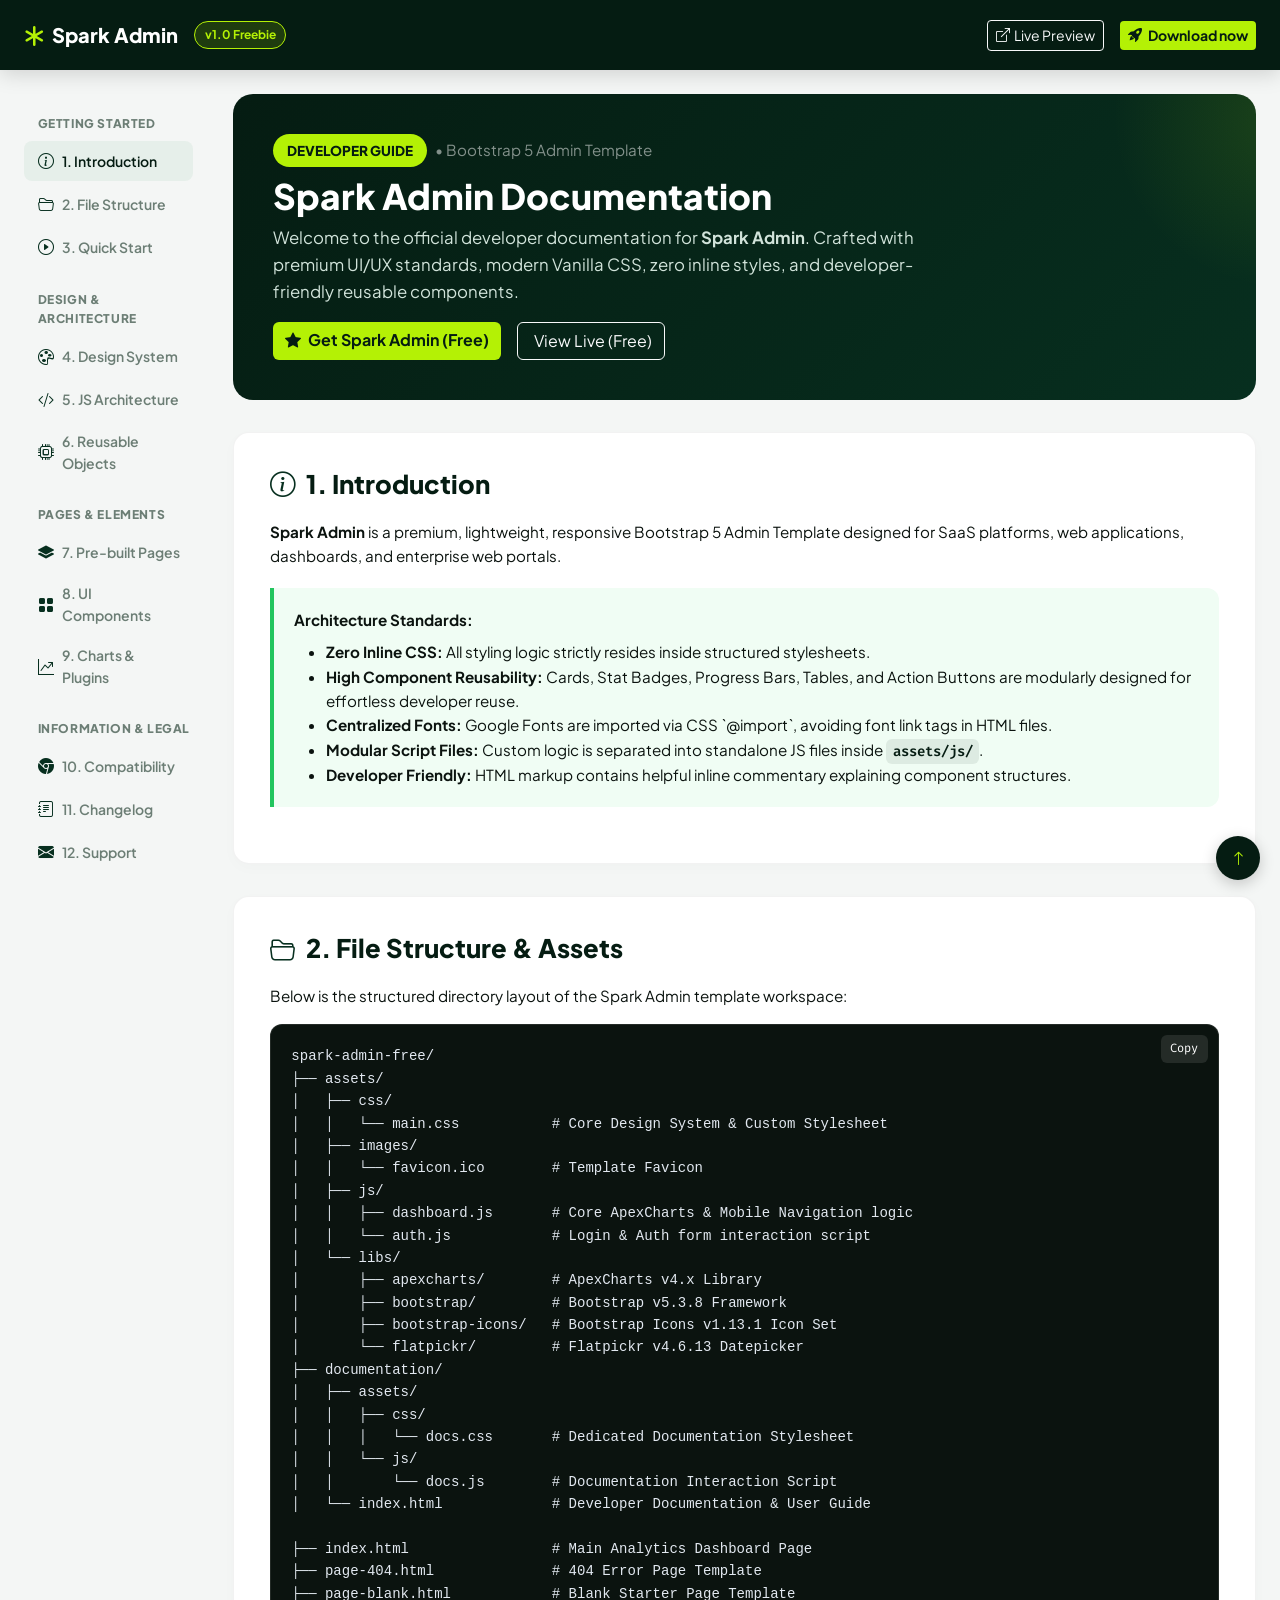
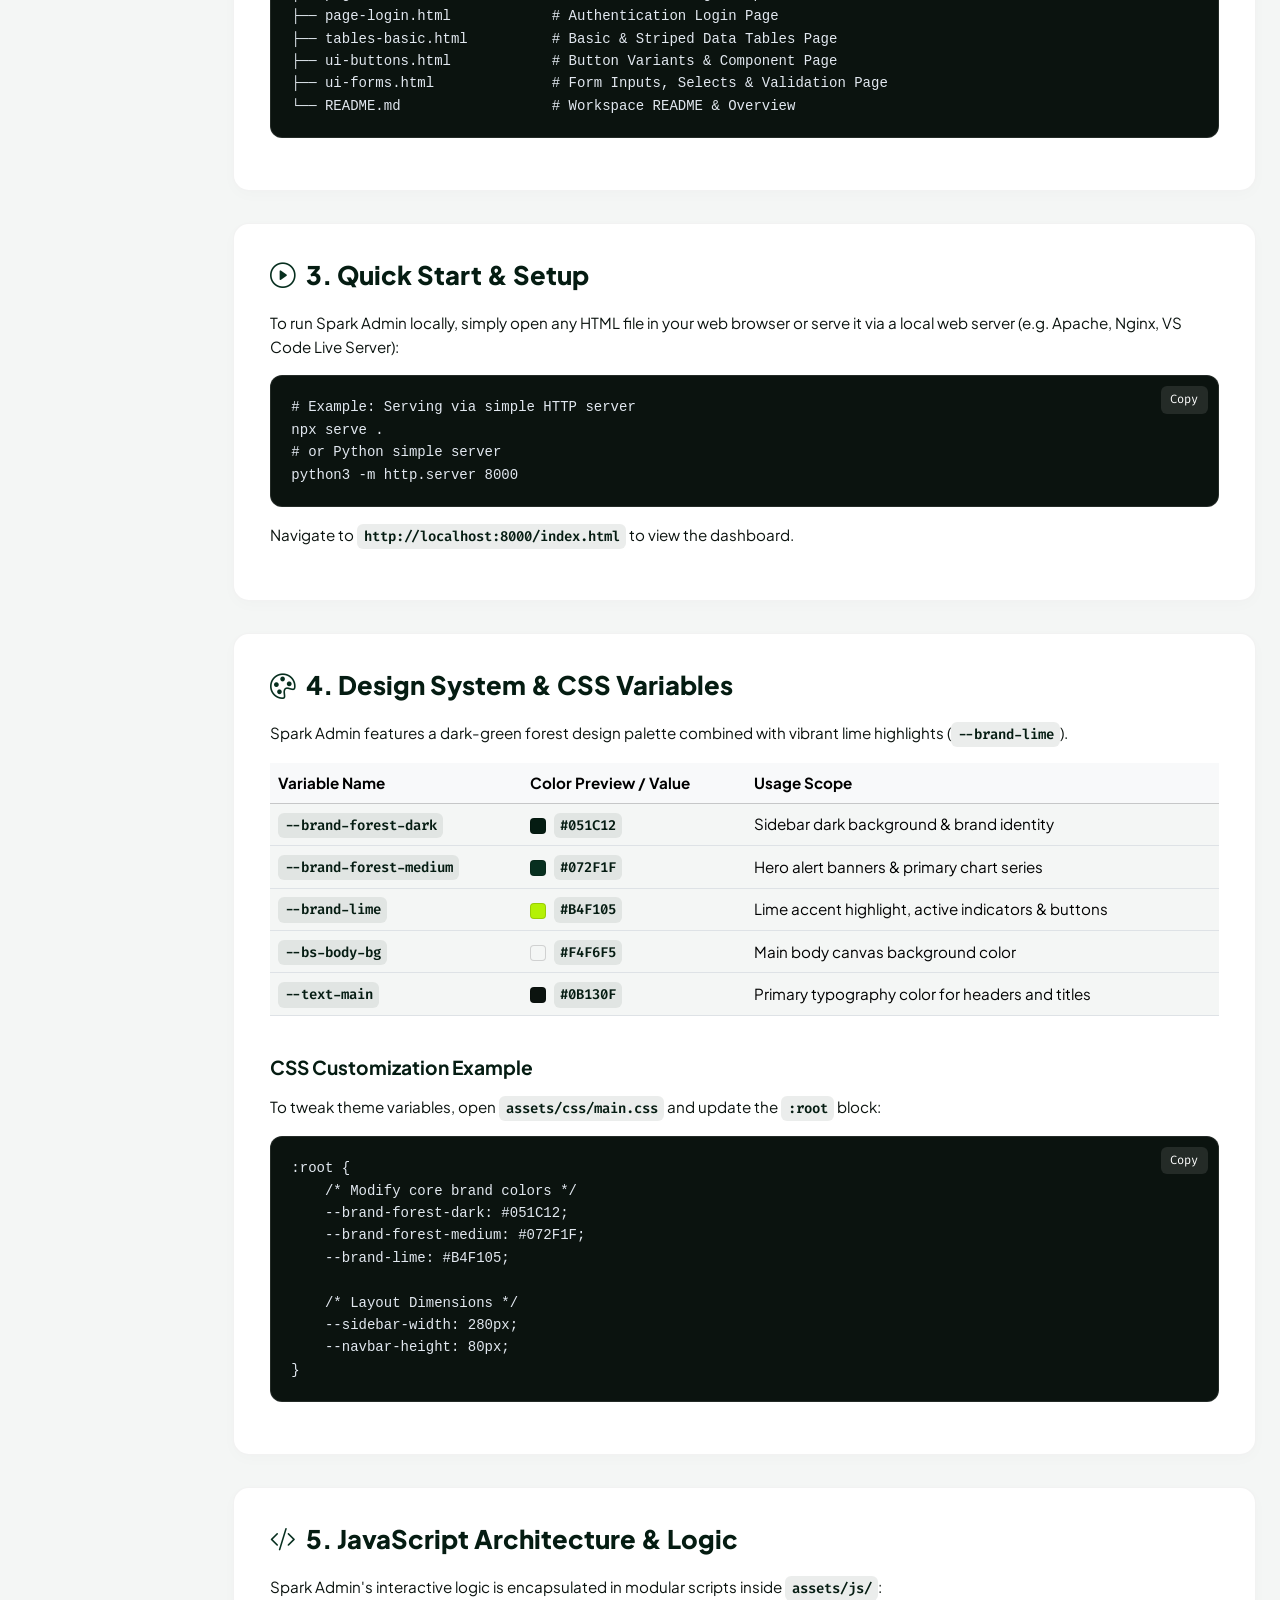
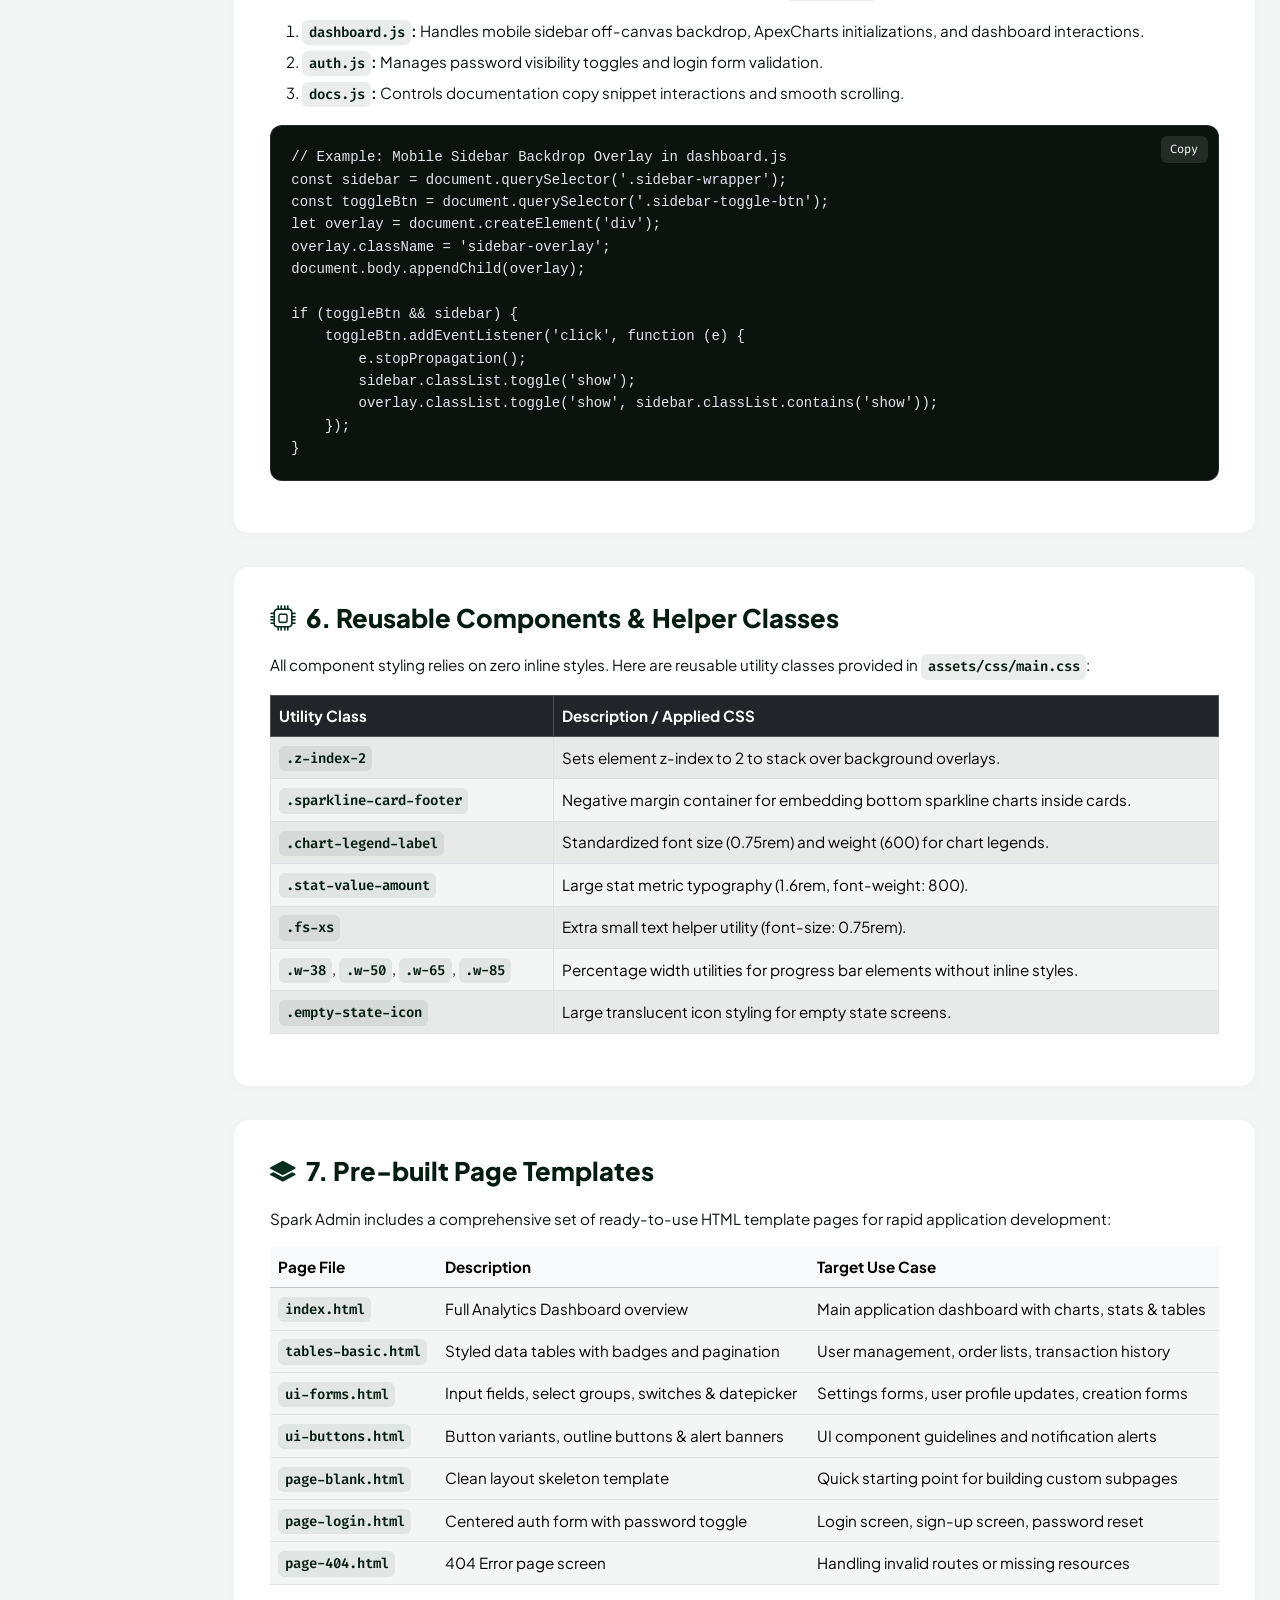
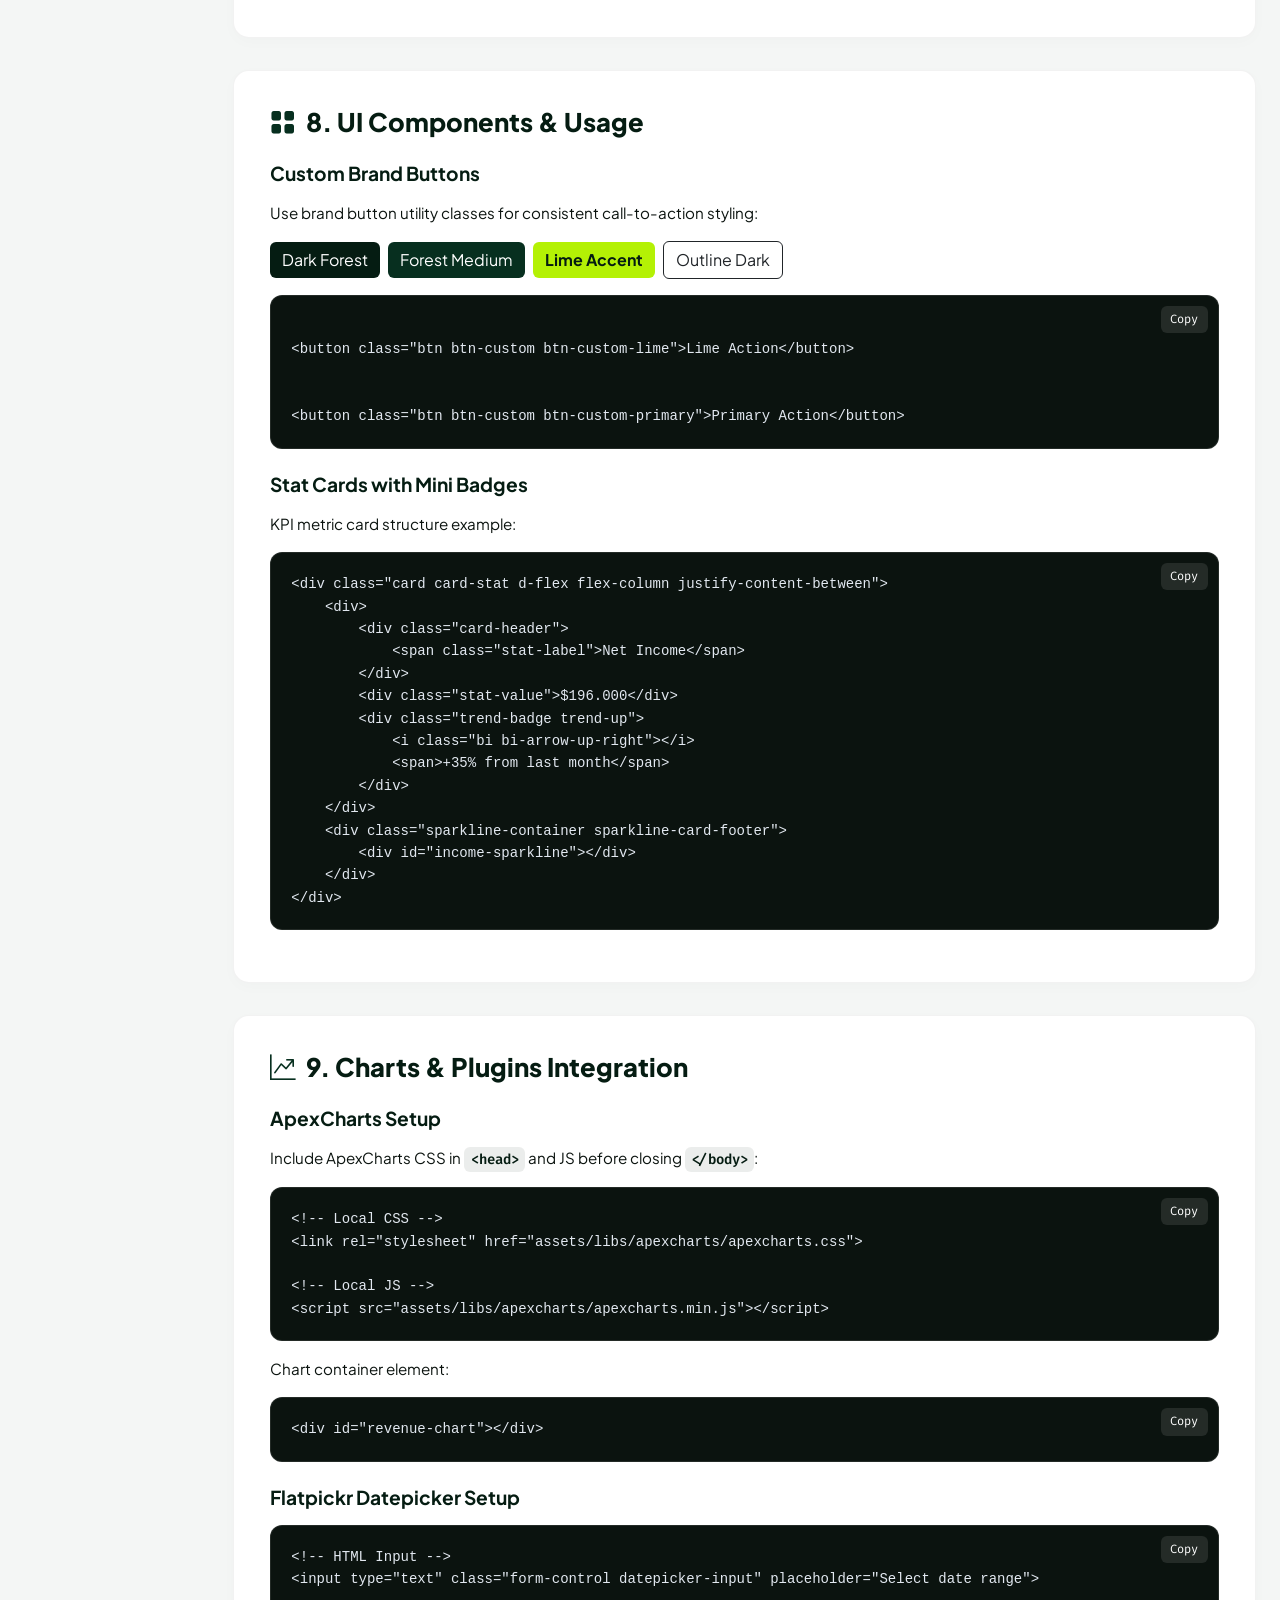
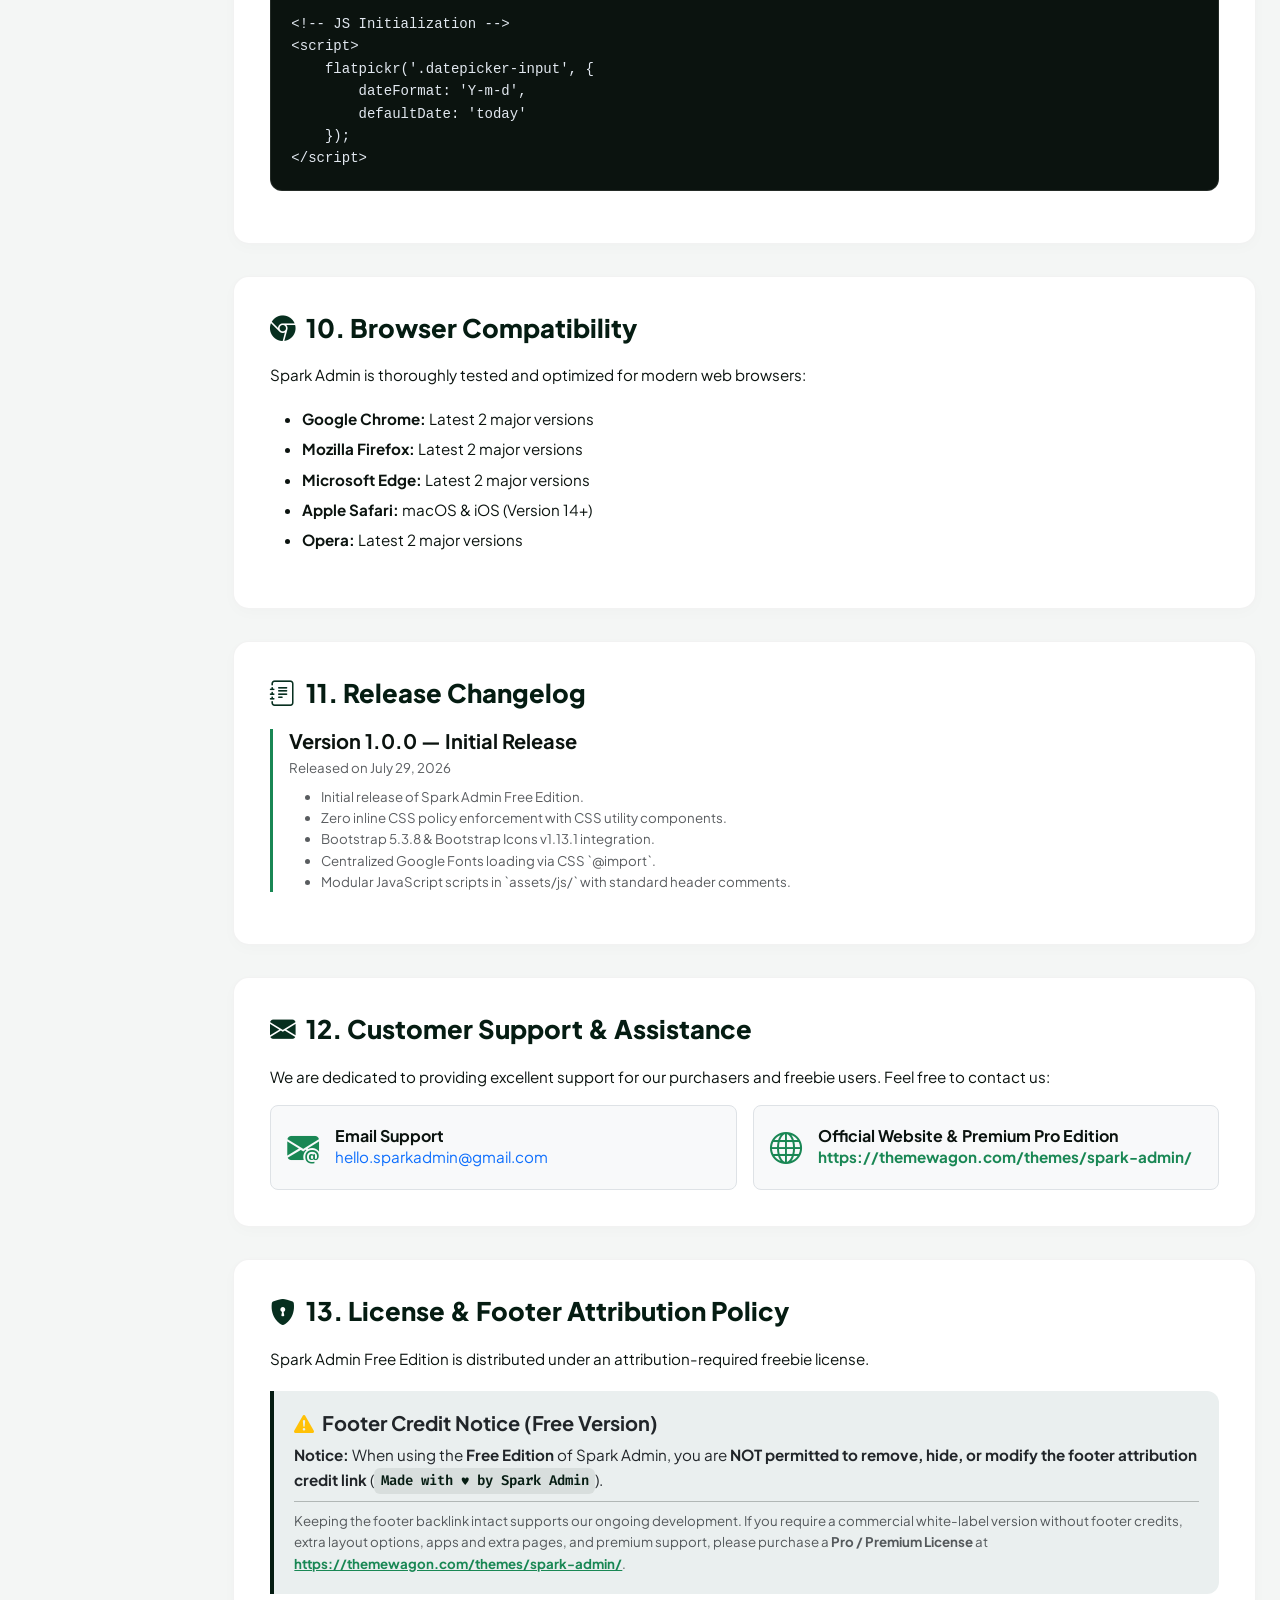
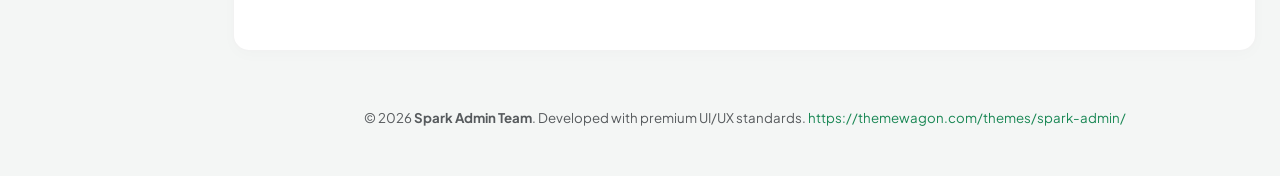
<file: admin/template/documentation/index.html>
<!DOCTYPE html>
<html lang="en">

<head>
  <meta charset="UTF-8">
  <meta name="viewport" content="width=device-width, initial-scale=1.0">
  <title>Spark Admin - Documentation & Developer Guide</title>

  <!-- Meta Information -->
  <meta name="description"
    content="Official documentation and developer guide for Spark Admin - Bootstrap 5 Admin Dashboard Template.">
  <meta name="author" content="Spark Admin Team">

  <!-- Favicon -->
  <link rel="icon" type="image/png" href="../assets/images/favicon.ico">

  <!-- Bootstrap 5 CSS & Icons -->
  <link rel="stylesheet" href="../assets/libs/bootstrap/css/bootstrap.min.css">
  <link rel="stylesheet" href="../assets/libs/bootstrap-icons/bootstrap-icons.css">

  <!-- Custom Documentation Stylesheet (Google Fonts imported via CSS) -->
  <link rel="stylesheet" href="assets/css/docs.css">
</head>

<body>

  <!-- Header Navigation -->
  <header class="doc-navbar d-flex align-items-center">
    <div class="container-fluid px-4 d-flex align-items-center justify-content-between">
      <div class="d-flex align-items-center gap-3">
        <a href="../index.html" class="doc-brand">
          <i class="bi bi-asterisk"></i>
          <span>Spark Admin</span>
        </a>
        <span class="doc-version-badge">v1.0 Freebie</span>
      </div>
      <div class="d-flex align-items-center gap-3">
        <a href="https://themewagon.github.io/spark-admin/" target="_blank"
          class="btn btn-sm btn-outline-light d-none d-md-inline-flex align-items-center gap-1">
          <i class="bi bi-box-arrow-up-right"></i> Live Preview
        </a>
        <a href="https://themewagon.com/themes/spark-admin/" target="_blank" class="btn btn-sm btn-doc-lime">
          <i class="bi bi-rocket-takeoff-fill me-1"></i> Download now
        </a>
      </div>
    </div>
  </header>

  <!-- Main Content Layout -->
  <div class="container-fluid px-4 py-4">
    <div class="row">

      <!-- Sticky Sidebar Navigation -->
      <div class="col-lg-3 col-xl-2">
        <div class="doc-sidebar">
          <div class="doc-sidebar-title">Getting Started</div>
          <nav class="nav flex-column">
            <a class="nav-link active" href="#introduction"><i class="bi bi-info-circle"></i> 1. Introduction</a>
            <a class="nav-link" href="#file-structure"><i class="bi bi-folder2-open"></i> 2. File Structure</a>
            <a class="nav-link" href="#quick-start"><i class="bi bi-play-circle"></i> 3. Quick Start</a>
          </nav>

          <div class="doc-sidebar-title">Design & Architecture</div>
          <nav class="nav flex-column">
            <a class="nav-link" href="#design-system"><i class="bi bi-palette"></i> 4. Design System</a>
            <a class="nav-link" href="#javascript"><i class="bi bi-code-slash"></i> 5. JS Architecture</a>
            <a class="nav-link" href="#reusable-components"><i class="bi bi-cpu"></i> 6. Reusable Objects</a>
          </nav>

          <div class="doc-sidebar-title">Pages & Elements</div>
          <nav class="nav flex-column">
            <a class="nav-link" href="#page-templates"><i class="bi bi-layers-fill"></i> 7. Pre-built Pages</a>
            <a class="nav-link" href="#ui-components"><i class="bi bi-grid-fill"></i> 8. UI Components</a>
            <a class="nav-link" href="#charts-plugins"><i class="bi bi-graph-up-arrow"></i> 9. Charts & Plugins</a>
          </nav>

          <div class="doc-sidebar-title">Information & Legal</div>
          <nav class="nav flex-column">
            <a class="nav-link" href="#browser-support"><i class="bi bi-browser-chrome"></i> 10. Compatibility</a>
            <a class="nav-link" href="#changelog"><i class="bi bi-journal-text"></i> 11. Changelog</a>
            <a class="nav-link" href="#support"><i class="bi bi-envelope-fill"></i> 12. Support</a>
            <a class="nav-link" href="#license"><i class="bi bi-shield-lock-fill"></i> 13. License & Attribution</a>
          </nav>
        </div>
      </div>

      <!-- Documentation Content Area -->
      <div class="col-lg-9 col-xl-10">

        <!-- Hero Header Banner -->
        <div class="doc-hero">
          <div class="d-flex align-items-center gap-2 mb-2">
            <span class="doc-badge-lime">DEVELOPER GUIDE</span>
            <span class="text-white-50">• Bootstrap 5 Admin Template</span>
          </div>
          <h1>Spark Admin Documentation</h1>
          <p class="mb-3">
            Welcome to the official developer documentation for <strong>Spark Admin</strong>. Crafted with premium UI/UX
            standards, modern Vanilla CSS, zero inline styles, and developer-friendly reusable components.
          </p>
          <div class="d-flex gap-2 flex-wrap">
            <a href="https://themewagon.com/themes/spark-admin/" target="_blank" class="btn btn-doc-lime me-2">
              <i class="bi bi-star-fill me-1"></i> Get Spark Admin (Free)
            </a>
            <a href="https://themewagon.github.com/spark-admin/" target="_blank" class="btn btn-outline-light">
              <i class="bi bi-layout-dashboard me-1"></i> View Live (Free)
            </a>
          </div>
        </div>

        <!-- 1. Introduction Section -->
        <section id="introduction" class="doc-section">
          <h2><i class="bi bi-info-circle"></i> 1. Introduction</h2>
          <p>
            <strong>Spark Admin</strong> is a premium, lightweight, responsive Bootstrap 5 Admin Template designed for
            SaaS platforms, web applications, dashboards, and enterprise web portals.
          </p>

          <div class="doc-alert doc-alert-tip">
            <strong>Architecture Standards:</strong>
            <ul class="mb-0 mt-2">
              <li><strong>Zero Inline CSS:</strong> All styling logic strictly resides inside structured stylesheets.
              </li>
              <li><strong>High Component Reusability:</strong> Cards, Stat Badges, Progress Bars, Tables, and Action
                Buttons are modularly designed for effortless developer reuse.</li>
              <li><strong>Centralized Fonts:</strong> Google Fonts are imported via CSS `@import`, avoiding font link
                tags in HTML files.</li>
              <li><strong>Modular Script Files:</strong> Custom logic is separated into standalone JS files inside
                <code>assets/js/</code>.
              </li>
              <li><strong>Developer Friendly:</strong> HTML markup contains helpful inline commentary explaining
                component structures.</li>
            </ul>
          </div>
        </section>

        <!-- 2. File Structure Section -->
        <section id="file-structure" class="doc-section">
          <h2><i class="bi bi-folder2-open"></i> 2. File Structure & Assets</h2>
          <p>Below is the structured directory layout of the Spark Admin template workspace:</p>

          <pre><button class="btn-copy" onclick="copyCode(this)">Copy</button><code>spark-admin-free/
├── assets/
│   ├── css/
│   │   └── main.css           # Core Design System & Custom Stylesheet
│   ├── images/
│   │   └── favicon.ico        # Template Favicon
│   ├── js/
│   │   ├── dashboard.js       # Core ApexCharts & Mobile Navigation logic
│   │   └── auth.js            # Login & Auth form interaction script
│   └── libs/
│       ├── apexcharts/        # ApexCharts v4.x Library
│       ├── bootstrap/         # Bootstrap v5.3.8 Framework
│       ├── bootstrap-icons/   # Bootstrap Icons v1.13.1 Icon Set
│       └── flatpickr/         # Flatpickr v4.6.13 Datepicker
├── documentation/
│   ├── assets/
│   │   ├── css/
│   │   │   └── docs.css       # Dedicated Documentation Stylesheet
│   │   └── js/
│   │       └── docs.js        # Documentation Interaction Script
│   └── index.html             # Developer Documentation & User Guide

├── index.html                 # Main Analytics Dashboard Page
├── page-404.html              # 404 Error Page Template
├── page-blank.html            # Blank Starter Page Template
├── page-login.html            # Authentication Login Page
├── tables-basic.html          # Basic & Striped Data Tables Page
├── ui-buttons.html            # Button Variants & Component Page
├── ui-forms.html              # Form Inputs, Selects & Validation Page
└── README.md                  # Workspace README & Overview</code></pre>
        </section>

        <!-- 3. Quick Start Section -->
        <section id="quick-start" class="doc-section">
          <h2><i class="bi bi-play-circle"></i> 3. Quick Start & Setup</h2>
          <p>To run Spark Admin locally, simply open any HTML file in your web browser or serve it via a local web
            server (e.g. Apache, Nginx, VS Code Live Server):</p>

          <pre><button class="btn-copy" onclick="copyCode(this)">Copy</button><code># Example: Serving via simple HTTP server
npx serve .
# or Python simple server
python3 -m http.server 8000</code></pre>

          <p>Navigate to <code>http://localhost:8000/index.html</code> to view the dashboard.</p>
        </section>

        <!-- 4. Design System Section -->
        <section id="design-system" class="doc-section">
          <h2><i class="bi bi-palette"></i> 4. Design System & CSS Variables</h2>
          <p>
            Spark Admin features a dark-green forest design palette combined with vibrant lime highlights
            (<code>--brand-lime</code>).
          </p>

          <div class="table-responsive">
            <table class="table table-hover align-middle">
              <thead class="table-light">
                <tr>
                  <th>Variable Name</th>
                  <th>Color Preview / Value</th>
                  <th>Usage Scope</th>
                </tr>
              </thead>
              <tbody>
                <tr>
                  <td><code>--brand-forest-dark</code></td>
                  <td><span class="color-swatch swatch-forest-dark"></span><code>#051C12</code></td>
                  <td>Sidebar dark background & brand identity</td>
                </tr>
                <tr>
                  <td><code>--brand-forest-medium</code></td>
                  <td><span class="color-swatch swatch-forest-medium"></span><code>#072F1F</code></td>
                  <td>Hero alert banners & primary chart series</td>
                </tr>
                <tr>
                  <td><code>--brand-lime</code></td>
                  <td><span class="color-swatch swatch-lime"></span><code>#B4F105</code></td>
                  <td>Lime accent highlight, active indicators & buttons</td>
                </tr>
                <tr>
                  <td><code>--bs-body-bg</code></td>
                  <td><span class="color-swatch swatch-body-bg"></span><code>#F4F6F5</code></td>
                  <td>Main body canvas background color</td>
                </tr>
                <tr>
                  <td><code>--text-main</code></td>
                  <td><span class="color-swatch swatch-text-main"></span><code>#0B130F</code></td>
                  <td>Primary typography color for headers and titles</td>
                </tr>
              </tbody>
            </table>
          </div>

          <h3 id="css-variables" class="mt-4">CSS Customization Example</h3>
          <p>To tweak theme variables, open <code>assets/css/main.css</code> and update the <code>:root</code> block:
          </p>
          <pre><button class="btn-copy" onclick="copyCode(this)">Copy</button><code>:root {
    /* Modify core brand colors */
    --brand-forest-dark: #051C12;
    --brand-forest-medium: #072F1F;
    --brand-lime: #B4F105;
    
    /* Layout Dimensions */
    --sidebar-width: 280px;
    --navbar-height: 80px;
}</code></pre>
        </section>

        <!-- 5. JavaScript Architecture Section -->
        <section id="javascript" class="doc-section">
          <h2><i class="bi bi-code-slash"></i> 5. JavaScript Architecture & Logic</h2>
          <p>Spark Admin's interactive logic is encapsulated in modular scripts inside <code>assets/js/</code>:</p>

          <ol class="lh-lg">
            <li><strong><code>dashboard.js</code>:</strong> Handles mobile sidebar off-canvas backdrop, ApexCharts
              initializations, and dashboard interactions.</li>
            <li><strong><code>auth.js</code>:</strong> Manages password visibility toggles and login form validation.
            </li>
            <li><strong><code>docs.js</code>:</strong> Controls documentation copy snippet interactions and smooth
              scrolling.</li>
          </ol>

          <pre><button class="btn-copy" onclick="copyCode(this)">Copy</button><code>// Example: Mobile Sidebar Backdrop Overlay in dashboard.js
const sidebar = document.querySelector('.sidebar-wrapper');
const toggleBtn = document.querySelector('.sidebar-toggle-btn');
let overlay = document.createElement('div');
overlay.className = 'sidebar-overlay';
document.body.appendChild(overlay);

if (toggleBtn && sidebar) {
    toggleBtn.addEventListener('click', function (e) {
        e.stopPropagation();
        sidebar.classList.toggle('show');
        overlay.classList.toggle('show', sidebar.classList.contains('show'));
    });
}</code></pre>
        </section>

        <!-- 6. Reusable Objects Section -->
        <section id="reusable-components" class="doc-section">
          <h2><i class="bi bi-cpu"></i> 6. Reusable Components & Helper Classes</h2>
          <p>All component styling relies on zero inline styles. Here are reusable utility classes provided in
            <code>assets/css/main.css</code>:
          </p>

          <div class="table-responsive">
            <table class="table table-bordered table-striped align-middle">
              <thead class="table-dark">
                <tr>
                  <th>Utility Class</th>
                  <th>Description / Applied CSS</th>
                </tr>
              </thead>
              <tbody>
                <tr>
                  <td><code>.z-index-2</code></td>
                  <td>Sets element z-index to 2 to stack over background overlays.</td>
                </tr>
                <tr>
                  <td><code>.sparkline-card-footer</code></td>
                  <td>Negative margin container for embedding bottom sparkline charts inside cards.</td>
                </tr>
                <tr>
                  <td><code>.chart-legend-label</code></td>
                  <td>Standardized font size (0.75rem) and weight (600) for chart legends.</td>
                </tr>
                <tr>
                  <td><code>.stat-value-amount</code></td>
                  <td>Large stat metric typography (1.6rem, font-weight: 800).</td>
                </tr>
                <tr>
                  <td><code>.fs-xs</code></td>
                  <td>Extra small text helper utility (font-size: 0.75rem).</td>
                </tr>
                <tr>
                  <td><code>.w-38</code>, <code>.w-50</code>, <code>.w-65</code>, <code>.w-85</code></td>
                  <td>Percentage width utilities for progress bar elements without inline styles.</td>
                </tr>
                <tr>
                  <td><code>.empty-state-icon</code></td>
                  <td>Large translucent icon styling for empty state screens.</td>
                </tr>
              </tbody>
            </table>
          </div>
        </section>

        <!-- 7. Pre-built Pages Section -->
        <section id="page-templates" class="doc-section">
          <h2><i class="bi bi-layers-fill"></i> 7. Pre-built Page Templates</h2>
          <p>Spark Admin includes a comprehensive set of ready-to-use HTML template pages for rapid application
            development:</p>

          <div class="table-responsive">
            <table class="table table-hover align-middle">
              <thead class="table-light">
                <tr>
                  <th>Page File</th>
                  <th>Description</th>
                  <th>Target Use Case</th>
                </tr>
              </thead>
              <tbody>
                <tr>
                  <td><code>index.html</code></td>
                  <td>Full Analytics Dashboard overview</td>
                  <td>Main application dashboard with charts, stats & tables</td>
                </tr>
                <tr>
                  <td><code>tables-basic.html</code></td>
                  <td>Styled data tables with badges and pagination</td>
                  <td>User management, order lists, transaction history</td>
                </tr>
                <tr>
                  <td><code>ui-forms.html</code></td>
                  <td>Input fields, select groups, switches & datepicker</td>
                  <td>Settings forms, user profile updates, creation forms</td>
                </tr>
                <tr>
                  <td><code>ui-buttons.html</code></td>
                  <td>Button variants, outline buttons & alert banners</td>
                  <td>UI component guidelines and notification alerts</td>
                </tr>
                <tr>
                  <td><code>page-blank.html</code></td>
                  <td>Clean layout skeleton template</td>
                  <td>Quick starting point for building custom subpages</td>
                </tr>
                <tr>
                  <td><code>page-login.html</code></td>
                  <td>Centered auth form with password toggle</td>
                  <td>Login screen, sign-up screen, password reset</td>
                </tr>
                <tr>
                  <td><code>page-404.html</code></td>
                  <td>404 Error page screen</td>
                  <td>Handling invalid routes or missing resources</td>
                </tr>
              </tbody>
            </table>
          </div>
        </section>

        <!-- 8. UI Components Section -->
        <section id="ui-components" class="doc-section">
          <h2><i class="bi bi-grid-fill"></i> 8. UI Components & Usage</h2>

          <h3>Custom Brand Buttons</h3>
          <p>Use brand button utility classes for consistent call-to-action styling:</p>
          <div class="mb-3 d-flex gap-2 flex-wrap align-items-center">
            <button class="btn btn-doc-dark">Dark Forest</button>
            <button class="btn btn-doc-medium">Forest Medium</button>
            <button class="btn btn-doc-lime">Lime Accent</button>
            <button class="btn btn-outline-dark">Outline Dark</button>
          </div>

          <pre><button class="btn-copy" onclick="copyCode(this)">Copy</button><code><!-- Lime Accent Button -->
&lt;button class="btn btn-custom btn-custom-lime"&gt;Lime Action&lt;/button&gt;

<!-- Dark Forest Button -->
&lt;button class="btn btn-custom btn-custom-primary"&gt;Primary Action&lt;/button&gt;</code></pre>

          <h3 class="mt-4">Stat Cards with Mini Badges</h3>
          <p>KPI metric card structure example:</p>
          <pre><button class="btn-copy" onclick="copyCode(this)">Copy</button><code>&lt;div class="card card-stat d-flex flex-column justify-content-between"&gt;
    &lt;div&gt;
        &lt;div class="card-header"&gt;
            &lt;span class="stat-label"&gt;Net Income&lt;/span&gt;
        &lt;/div&gt;
        &lt;div class="stat-value"&gt;$196.000&lt;/div&gt;
        &lt;div class="trend-badge trend-up"&gt;
            &lt;i class="bi bi-arrow-up-right"&gt;&lt;/i&gt;
            &lt;span&gt;+35% from last month&lt;/span&gt;
        &lt;/div&gt;
    &lt;/div&gt;
    &lt;div class="sparkline-container sparkline-card-footer"&gt;
        &lt;div id="income-sparkline"&gt;&lt;/div&gt;
    &lt;/div&gt;
&lt;/div&gt;</code></pre>
        </section>

        <!-- 9. Charts & Plugins Section -->
        <section id="charts-plugins" class="doc-section">
          <h2><i class="bi bi-graph-up-arrow"></i> 9. Charts & Plugins Integration</h2>

          <h3>ApexCharts Setup</h3>
          <p>Include ApexCharts CSS in <code>&lt;head&gt;</code> and JS before closing <code>&lt;/body&gt;</code>:</p>
          <pre><button class="btn-copy" onclick="copyCode(this)">Copy</button><code>&lt;!-- Local CSS --&gt;
&lt;link rel="stylesheet" href="assets/libs/apexcharts/apexcharts.css"&gt;

&lt;!-- Local JS --&gt;
&lt;script src="assets/libs/apexcharts/apexcharts.min.js"&gt;&lt;/script&gt;</code></pre>

          <p>Chart container element:</p>
          <pre><button class="btn-copy" onclick="copyCode(this)">Copy</button><code>&lt;div id="revenue-chart"&gt;&lt;/div&gt;</code></pre>

          <h3 class="mt-4">Flatpickr Datepicker Setup</h3>
          <pre><button class="btn-copy" onclick="copyCode(this)">Copy</button><code>&lt;!-- HTML Input --&gt;
&lt;input type="text" class="form-control datepicker-input" placeholder="Select date range"&gt;

&lt;!-- JS Initialization --&gt;
&lt;script&gt;
    flatpickr('.datepicker-input', {
        dateFormat: 'Y-m-d',
        defaultDate: 'today'
    });
&lt;/script&gt;</code></pre>
        </section>

        <!-- 10. Browser Support Section -->
        <section id="browser-support" class="doc-section">
          <h2><i class="bi bi-browser-chrome"></i> 10. Browser Compatibility</h2>
          <p>Spark Admin is thoroughly tested and optimized for modern web browsers:</p>
          <ul class="lh-lg">
            <li><strong>Google Chrome:</strong> Latest 2 major versions</li>
            <li><strong>Mozilla Firefox:</strong> Latest 2 major versions</li>
            <li><strong>Microsoft Edge:</strong> Latest 2 major versions</li>
            <li><strong>Apple Safari:</strong> macOS & iOS (Version 14+)</li>
            <li><strong>Opera:</strong> Latest 2 major versions</li>
          </ul>
        </section>

        <!-- 11. Changelog Section -->
        <section id="changelog" class="doc-section">
          <h2><i class="bi bi-journal-text"></i> 11. Release Changelog</h2>

          <div class="border-start border-3 border-success ps-3 my-3">
            <h5 class="fw-bold mb-1">Version 1.0.0 — Initial Release</h5>
            <p class="text-muted small mb-2">Released on July 29, 2026</p>
            <ul class="small mb-0 text-muted">
              <li>Initial release of Spark Admin Free Edition.</li>
              <li>Zero inline CSS policy enforcement with CSS utility components.</li>
              <li>Bootstrap 5.3.8 & Bootstrap Icons v1.13.1 integration.</li>
              <li>Centralized Google Fonts loading via CSS `@import`.</li>
              <li>Modular JavaScript scripts in `assets/js/` with standard header comments.</li>
            </ul>
          </div>
        </section>

        <!-- 12. Support Section -->
        <section id="support" class="doc-section">
          <h2><i class="bi bi-envelope-fill"></i> 12. Customer Support & Assistance</h2>
          <p>We are dedicated to providing excellent support for our purchasers and freebie users. Feel free to contact
            us:</p>

          <div class="row g-3">
            <div class="col-md-6">
              <div class="p-3 border rounded-3 bg-light d-flex align-items-center gap-3">
                <i class="bi bi-envelope-at-fill fs-2 text-success"></i>
                <div>
                  <h6 class="fw-bold mb-0">Email Support</h6>
                  <a href="mailto:hello.sparkadmin@gmail.com"
                    class="text-decoration-none">hello.sparkadmin@gmail.com</a>
                </div>
              </div>
            </div>
            <div class="col-md-6">
              <div class="p-3 border rounded-3 bg-light d-flex align-items-center gap-3">
                <i class="bi bi-globe fs-2 text-success"></i>
                <div>
                  <h6 class="fw-bold mb-0">Official Website & Premium Pro Edition</h6>
                  <a href="#!"
                    class="text-decoration-none fw-bold text-success">https://themewagon.com/themes/spark-admin/</a>
                </div>
              </div>
            </div>
          </div>
        </section>

        <!-- 13. License & Footer Credit Policy Section -->
        <section id="license" class="doc-section">
          <h2><i class="bi bi-shield-lock-fill"></i> 13. License & Footer Attribution Policy</h2>
          <p>Spark Admin Free Edition is distributed under an attribution-required freebie license.</p>

          <div class="doc-alert doc-alert-info">
            <h5 class="fw-bold text-dark mb-2"><i class="bi bi-exclamation-triangle-fill me-2 text-warning"></i>Footer
              Credit Notice (Free Version)</h5>
            <p class="mb-2 text-dark">
              <strong>Notice:</strong> When using the <strong>Free Edition</strong> of Spark Admin, you are <strong>NOT
                permitted to remove, hide, or modify the footer attribution credit link</strong>
              (<code>Made with ♥ by Spark Admin</code>).
            </p>
            <hr class="my-2">
            <p class="small mb-0 text-muted">
              Keeping the footer backlink intact supports our ongoing development. If you require a commercial
              white-label version without footer credits, extra layout options, apps and extra pages, and premium
              support, please purchase a <strong>Pro / Premium License</strong> at <a href="#!"
                class="fw-bold text-success">https://themewagon.com/themes/spark-admin/</a>.
            </p>
          </div>
        </section>

        <!-- Footer -->
        <footer class="py-4 text-center text-muted small">
          <p class="mb-0">&copy; 2026 <strong>Spark Admin Team</strong>. Developed with premium UI/UX standards. <a
              href="#!" class="text-success text-decoration-none">https://themewagon.com/themes/spark-admin/</a></p>
        </footer>
      </div>
    </div>
  </div>

  <!-- Back to top button -->
  <a href="#" class="back-to-top" title="Back to top">
    <i class="bi bi-arrow-up"></i>
  </a>

  <!-- Local Bootstrap bundle -->
  <script src="../assets/libs/bootstrap/js/bootstrap.bundle.min.js"></script>

  <!-- Custom Documentation script module -->
  <script src="assets/js/docs.js"></script>
</body>

</html>
</file>
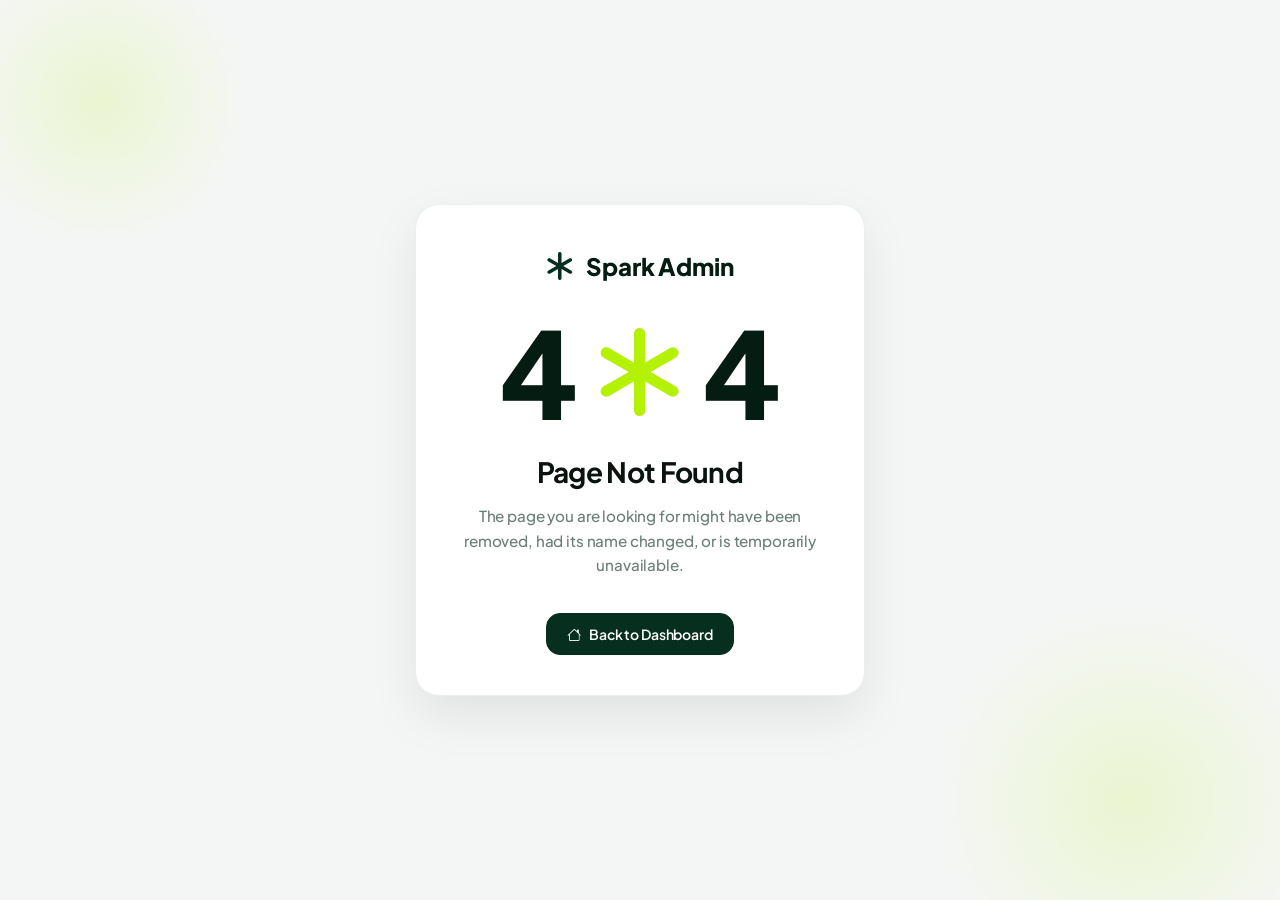
<file: admin/template/page-404.html>
<!DOCTYPE html>
<html lang="en">
<head>
    <meta charset="UTF-8">
    <meta name="viewport" content="width=device-width, initial-scale=1.0">
    <title>404 Page Not Found - Spark Admin Premium Bootstrap 5 Admin Dashboard Template</title>
    
    <!-- SEO Optimization -->
    <meta name="description" content="404 Page Not Found - Spark Admin Premium Bootstrap 5 Admin Dashboard Template">
    <meta name="author" content="Spark Admin Team">
    
    <!-- Favicon -->
    <link rel="icon" type="image/png" href="assets/images/favicon.ico">
    
    <!-- Local Third-Party Libraries (100% Offline Compatible) -->
    <link rel="stylesheet" href="assets/libs/bootstrap/css/bootstrap.min.css">
    <link rel="stylesheet" href="assets/libs/bootstrap-icons/bootstrap-icons.css">
    
    <!-- Main Design System & Custom Stylesheet -->
    <link rel="stylesheet" href="assets/css/main.css">
</head>
<body>

    <!-- ==========================================
         START: 404 Error Page Container & Card
         ========================================== -->
    <div class="login-wrapper">
        <!-- Glowing background shapes matching theme aesthetic -->
        <div class="login-bg-shape login-bg-shape-1"></div>
        <div class="login-bg-shape login-bg-shape-2"></div>
        
        <!-- Main centered error card layout -->
        <div class="login-card text-center">
            
            <!-- Brand Identity -->
            <a href="index.html" class="login-brand text-decoration-none">
                <i class="bi bi-asterisk"></i>
                <span>Spark Admin</span>
            </a>
            
            <!-- Giant 404 header with spinning asterisk Zero -->
            <div class="error-title-huge">
                <span>4</span>
                <i class="bi bi-asterisk"></i>
                <span>4</span>
            </div>
            
            <h2 class="error-subtitle">Page Not Found</h2>
            <p class="error-desc">
                The page you are looking for might have been removed, had its name changed, or is temporarily unavailable.
            </p>
            
            <div class="error-actions-group">
                <a href="index.html" class="btn-custom btn-custom-primary">
                    <i class="bi bi-house"></i> Back to Dashboard
                </a>
            </div>
            
        </div>
    </div>
    <!-- END: 404 Error Page Container -->

    <!-- Local Third-Party Libraries Script dependencies -->
    <script src="assets/libs/bootstrap/js/bootstrap.bundle.min.js"></script>
</body>
</html>
</file>
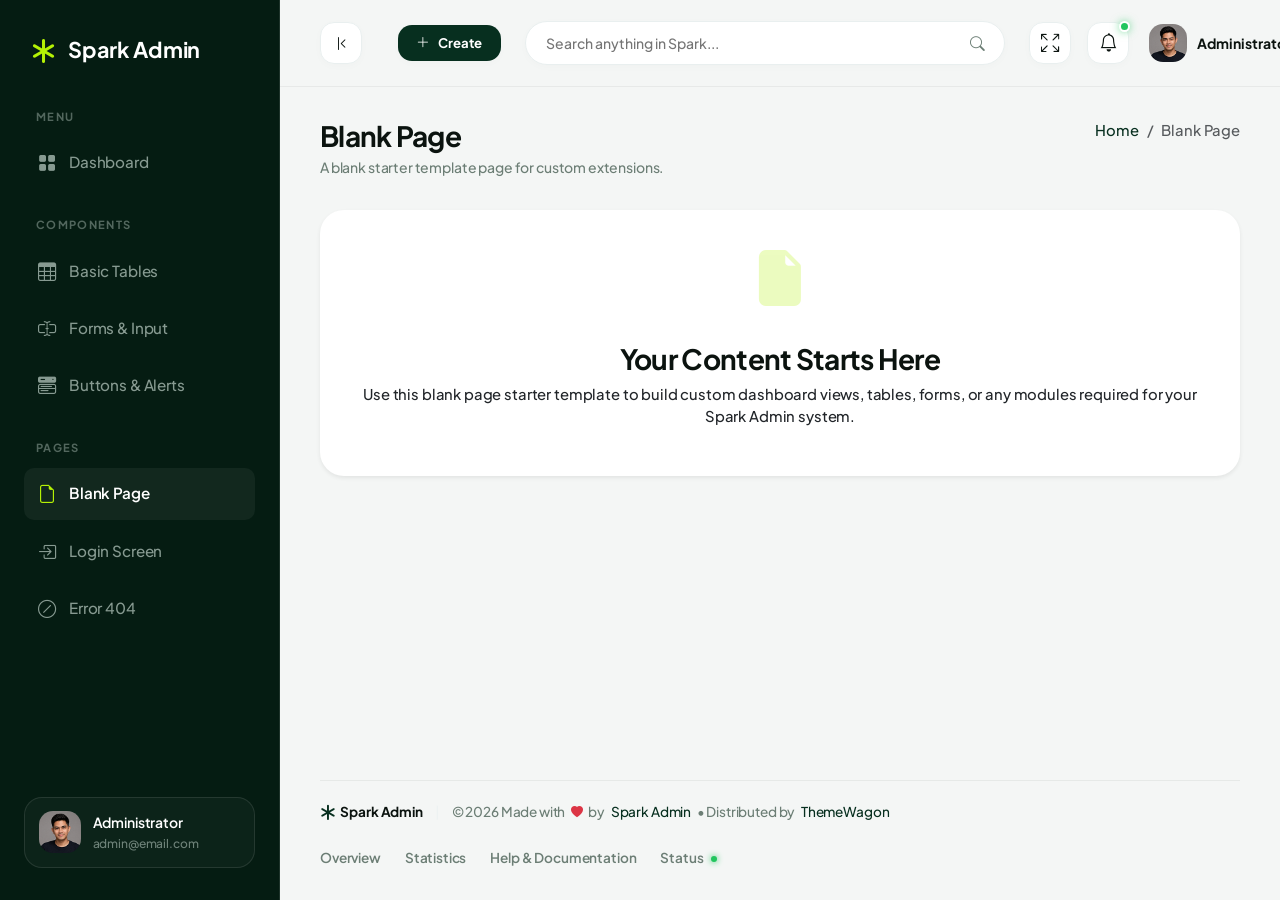
<file: admin/template/page-blank.html>
<!DOCTYPE html>
<html lang="en">

<head>
  <meta charset="UTF-8">
  <meta name="viewport" content="width=device-width, initial-scale=1.0">
  <title>Blank Page - Spark Admin Premium Bootstrap 5 Admin Dashboard Template</title>

  <!-- SEO Optimization -->
  <meta name="description" content="Blank Page - Spark Admin Premium Bootstrap 5 Admin Dashboard Template">
  <meta name="author" content="Spark Admin Team">

  <!-- Favicon -->
  <link rel="icon" type="image/png" href="assets/images/favicon.ico">

  <!-- Local Third-Party Libraries (100% Offline Compatible) -->
  <link rel="stylesheet" href="assets/libs/bootstrap/css/bootstrap.min.css">
  <link rel="stylesheet" href="assets/libs/bootstrap-icons/bootstrap-icons.css">
  <link rel="stylesheet" href="assets/libs/apexcharts/apexcharts.css">
  <link rel="stylesheet" href="assets/libs/flatpickr/flatpickr.min.css">

  <!-- Main Design System & Custom Stylesheet -->
  <link rel="stylesheet" href="assets/css/main.css">
</head>

<body>

  <!-- ==========================================
         START: Sidebar Component
         Highly polished, dark-green navigation
         ========================================== -->
  <div class="sidebar-wrapper" id="sidebar">
    <!-- Brand Logo / Identity -->
    <a href="index.html" class="sidebar-brand">
      <i class="bi bi-asterisk"></i>
      <span>Spark Admin</span>
    </a>

    <!-- Navigation Menu -->
    <div class="flex-grow-1 overflow-y-auto">
      <!-- Group: Menu -->
      <div class="sidebar-menu-section">
        <div class="sidebar-menu-title">Menu</div>
        <ul class="sidebar-menu-list">
          <li class="sidebar-menu-item">
            <a href="index.html" class="sidebar-menu-link" id="menu-overview" title="Overview">
              <i class="bi bi-grid-fill"></i>
              <span>Dashboard</span>
            </a>
          </li>
        </ul>
      </div>

      <!-- Group: Components -->
      <div class="sidebar-menu-section">
        <div class="sidebar-menu-title">Components</div>
        <ul class="sidebar-menu-list">
          <li class="sidebar-menu-item">
            <a href="tables-basic.html" class="sidebar-menu-link" id="menu-basictables" title="Basic Tables">
              <i class="bi bi-table"></i>
              <span>Basic Tables</span>
            </a>
          </li>
          <li class="sidebar-menu-item">
            <a href="ui-forms.html" class="sidebar-menu-link" id="menu-uiforms" title="Forms and Input">
              <i class="bi bi-input-cursor-text"></i>
              <span>Forms & Input</span>
            </a>
          </li>
          <li class="sidebar-menu-item">
            <a href="ui-buttons.html" class="sidebar-menu-link" id="menu-uibuttons" title="Buttons">
              <i class="bi bi-menu-button-wide-fill"></i>
              <span>Buttons & Alerts</span>
            </a>
          </li>
        </ul>
      </div>

      <!-- Group: Pages -->
      <div class="sidebar-menu-section">
        <div class="sidebar-menu-title">Pages</div>
        <ul class="sidebar-menu-list">
          <li class="sidebar-menu-item">
            <a href="page-blank.html" class="sidebar-menu-link active" id="menu-blankpage" title="Blank Page">
              <i class="bi bi-file-earmark"></i>
              <span>Blank Page</span>
            </a>
          </li>
          <li class="sidebar-menu-item">
            <a href="page-login.html" class="sidebar-menu-link" id="menu-loginpage" title="Login Page">
              <i class="bi bi-box-arrow-in-right"></i>
              <span>Login Screen</span>
            </a>
          </li>
          <li class="sidebar-menu-item">
            <a href="page-404.html" class="sidebar-menu-link" id="menu-404" title="404 Page">
              <i class="bi bi-slash-circle"></i>
              <span>Error 404</span>
            </a>
          </li>

        </ul>
      </div>
    </div>

    <!-- Sidebar Profile Card (Dynamic Footer) -->
    <div class="sidebar-profile">
      <img src="assets/images/avatar.png" alt="Administrator" class="sidebar-profile-img"
        onerror="this.src='https://images.unsplash.com/photo-1534528741775-53994a69daeb?q=80&w=256&auto=format&fit=crop'">
      <div class="sidebar-profile-info">
        <div class="sidebar-profile-name">Administrator</div>
        <div class="sidebar-profile-email">admin@email.com</div>
      </div>
    </div>
  </div>
  <!-- ==========================================
         END: Sidebar Component
         ========================================== -->


  <!-- ==========================================
         START: Main Content Area
         ========================================== -->
  <div class="main-wrapper">

    <!-- START: Top Navbar Component -->
    <header class="navbar-custom">
      <div class="navbar-left">
        <!-- Desktop sidebar toggle (visible on large screens only) -->
        <button class="btn-desktop-toggle d-none d-xl-flex align-items-center justify-content-center me-3"
          id="desktop-sidebar-toggle" aria-label="Minimize Sidebar">
          <i class="bi bi-chevron-bar-left"></i>
        </button>
        <!-- Mobile sidebar toggle -->
        <button class="sidebar-toggle-btn me-2" id="sidebar-toggle" aria-label="Toggle Navigation">
          <i class="bi bi-list"></i>
        </button>

        <!-- Quick Actions Dropdown -->
        <div class="dropdown ms-2">
          <button class="btn-quick-action dropdown-toggle" type="button" data-bs-toggle="dropdown" aria-expanded="false"
            id="quick-actions-dropdown">
            <i class="bi bi-plus-lg"></i>
            <span>Create</span>
          </button>
          <ul class="dropdown-menu dropdown-menu-quick-action" aria-labelledby="quick-actions-dropdown">
            <li class="dropdown-header">Quick Action Shortcuts</li>
            <li><a class="dropdown-item" href="#"><i class="bi bi-file-earmark-plus"></i> New Invoice</a></li>
            <li><a class="dropdown-item" href="#"><i class="bi bi-person-plus"></i> New User</a></li>
            <li><a class="dropdown-item" href="#"><i class="bi bi-box-seam"></i> New Product</a></li>
            <li>
              <hr class="dropdown-divider">
            </li>
            <li><a class="dropdown-item" href="#"><i class="bi bi-gear"></i> System Settings</a></li>
          </ul>
        </div>
      </div>

      <!-- Mid navbar: search pill -->
      <div class="navbar-search-wrapper">
        <input type="text" class="navbar-search-input" placeholder="Search anything in Spark..." id="main-search">
        <button class="navbar-search-btn" aria-label="Search">
          <i class="bi bi-search"></i>
        </button>
      </div>

      <!-- Right actions -->
      <div class="navbar-actions">
        <!-- Fullscreen Toggle -->
        <button class="navbar-action-btn me-1" aria-label="Toggle Fullscreen" id="btn-fullscreen">
          <i class="bi bi-arrows-fullscreen"></i>
        </button>
        <div class="dropdown">
          <button class="navbar-action-btn dropdown-toggle" type="button" data-bs-toggle="dropdown"
            aria-expanded="false" id="btn-notifications" data-bs-auto-close="outside">
            <i class="bi bi-bell"></i>
            <span class="navbar-action-badge"></span>
          </button>
          <div class="dropdown-menu dropdown-menu-end dropdown-menu-notification p-0"
            aria-labelledby="btn-notifications">
            <div class="notification-header">
              <h6 class="notification-title">Notifications</h6>
              <button class="btn-clear-all" type="button">Mark all read</button>
            </div>
            <div class="notification-list">
              <!-- Sale Notification -->
              <a href="#" class="notification-item">
                <div class="notification-icon bg-success text-white">
                  <i class="bi bi-wallet2"></i>
                </div>
                <div class="notification-content">
                  <p class="notification-text">New sale received: <strong>$150.00</strong></p>
                  <span class="notification-time">2 mins ago</span>
                </div>
                <span class="notification-unread-dot"></span>
              </a>
              <!-- User Registration Notification -->
              <a href="#" class="notification-item">
                <div class="notification-icon bg-primary text-white">
                  <i class="bi bi-person-plus-fill"></i>
                </div>
                <div class="notification-content">
                  <p class="notification-text">New user registered: <strong>John Doe</strong></p>
                  <span class="notification-time">1 hour ago</span>
                </div>
                <span class="notification-unread-dot"></span>
              </a>
              <!-- Low Stock Notification -->
              <a href="#" class="notification-item">
                <div class="notification-icon bg-warning text-dark">
                  <i class="bi bi-box-seam-fill"></i>
                </div>
                <div class="notification-content">
                  <p class="notification-text">Stock running low: <strong>Hoodie</strong></p>
                  <span class="notification-time">3 hours ago</span>
                </div>
              </a>
            </div>
            <a href="#" class="notification-footer">View All Notifications</a>
          </div>
        </div>

        <!-- Profile Dropdown -->
        <div class="dropdown ms-2">
          <button class="navbar-profile-btn dropdown-toggle" type="button" data-bs-toggle="dropdown"
            aria-expanded="false" id="profile-dropdown">
            <img src="assets/images/avatar.png" alt="Profile Image" class="navbar-profile-img">
            <span class="navbar-profile-name d-none d-md-inline">Administrator</span>
            <i class="bi bi-chevron-down navbar-profile-caret"></i>
          </button>
          <ul class="dropdown-menu dropdown-menu-end dropdown-menu-profile" aria-labelledby="profile-dropdown">
            <li class="dropdown-header">Welcome !</li>
            <li><a class="dropdown-item" href="#"><i class="bi bi-person"></i> My Account</a></li>
            <li><a class="dropdown-item" href="#"><i class="bi bi-gear"></i> Settings</a></li>
            <li><a class="dropdown-item" href="#"><i class="bi bi-lock"></i> Lock Screen</a></li>
            <li>
              <hr class="dropdown-divider">
            </li>
            <li><a class="dropdown-item text-danger" href="page-login.html"><i class="bi bi-box-arrow-right"></i>
                Logout</a></li>
          </ul>
        </div>
      </div>
    </header>
    <!-- END: Top Navbar Component -->

    <!-- START: Page Header Banner -->
    <div class="page-header">
      <div>
        <h1 class="page-title">Blank Page</h1>
        <p class="page-subtitle">A blank starter template page for custom extensions.</p>
      </div>
      <nav aria-label="breadcrumb">
        <ol class="breadcrumb mb-0">
          <li class="breadcrumb-item"><a href="index.html" class="text-decoration-none text-muted-green">Home</a></li>
          <li class="breadcrumb-item active text-main" aria-current="page">Blank Page</li>
        </ol>
      </nav>
    </div>
    <!-- END: Page Header Banner -->

    <!-- START: Blank Page Content Area -->
    <div class="card p-4 border-light shadow-sm text-center">
      <div>
        <div class="mb-4 text-lime empty-state-icon">
          <i class="bi bi-file-earmark-fill"></i>
        </div>
        <h3 class="mb-2">Your Content Starts Here</h3>
        <p class="text-muted-green mb-4">Use this blank page starter template to build custom dashboard views, tables,
          forms, or any modules required for your Spark Admin system.</p>
      </div>
    </div>
    <!-- END: Blank Page Content Area -->


    <!-- START: Footer Component -->
    <footer class="footer-custom">
      <div class="footer-left">
        <span class="footer-logo">
          <i class="bi bi-asterisk"></i> Spark Admin
        </span>
        <span class="footer-separator">|</span>
        <span class="footer-copy">&copy; 2026 Made with <i class="bi bi-heart-fill text-danger footer-heart"></i> by<a
            href="https://sparkadminpro.gumroad.com/" target="_blank">Spark Admin</a>• Distributed by <a
            href="https://www.themewagon.com/" target="_blank">ThemeWagon</a> </span>
      </div>
      <div class="footer-right">
        <ul class="footer-links">
          <li><a href="#" class="footer-link">Overview</a></li>
          <li><a href="#" class="footer-link">Statistics</a></li>
          <li><a href="#" class="footer-link">Help & Documentation</a></li>
          <li><a href="#" class="footer-link">Status <span class="status-dot"></span></a></li>
        </ul>
      </div>
    </footer>
    <!-- END: Footer Component -->

  </div>
  <!-- ==========================================
         END: Main Content Area
         ========================================== -->

  <!-- Local Third-Party Libraries Script dependencies -->
  <script src="assets/libs/bootstrap/js/bootstrap.bundle.min.js"></script>
  <script src="assets/libs/apexcharts/apexcharts.min.js"></script>
  <script src="assets/libs/flatpickr/flatpickr.min.js"></script>

  <!-- Local dashboard interactions controller -->
  <script src="assets/js/dashboard.js"></script>
</body>

</html>
</file>
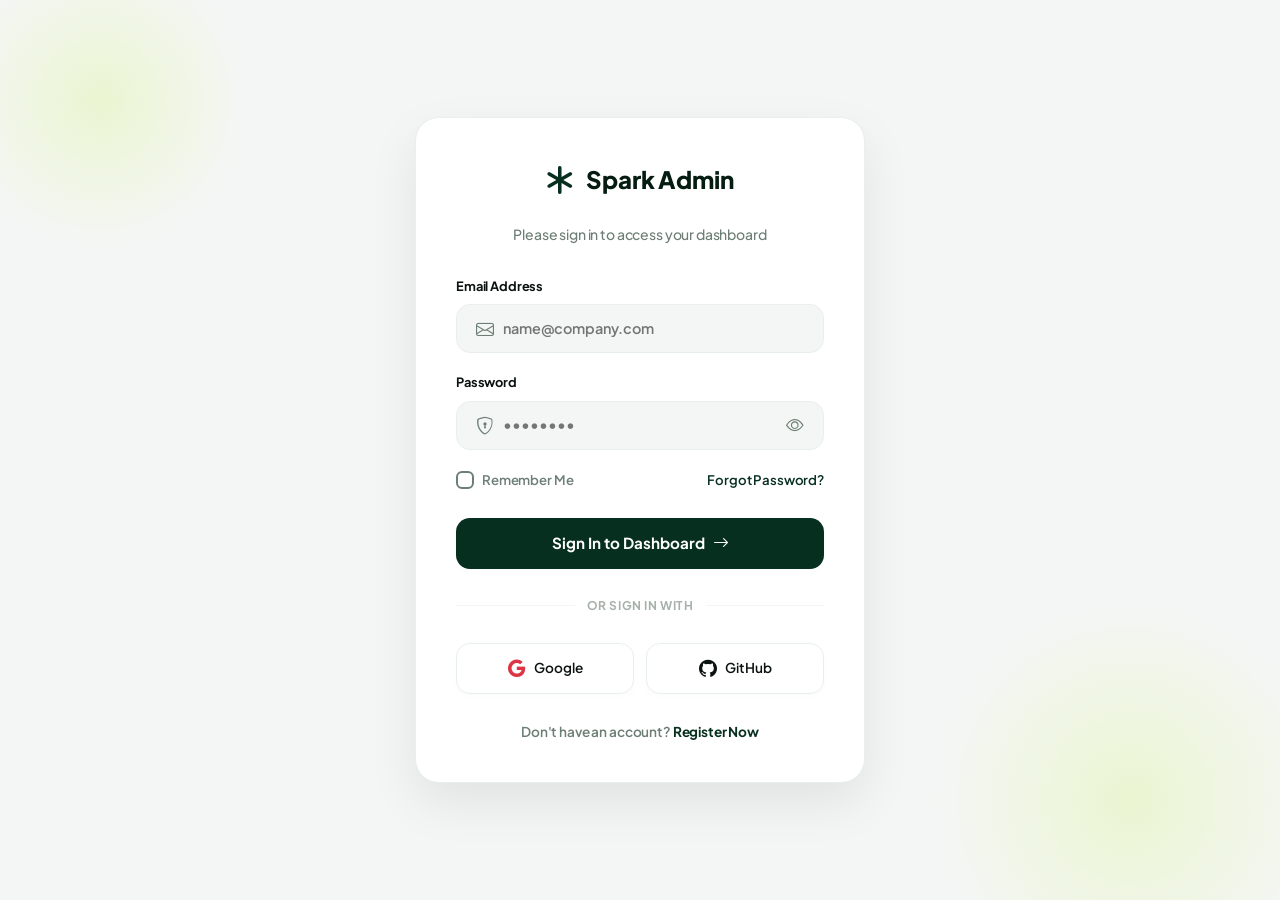
<file: admin/template/page-login.html>
<!DOCTYPE html>
<html lang="en">
<head>
    <meta charset="UTF-8">
    <meta name="viewport" content="width=device-width, initial-scale=1.0">
    <title>Login Screen - Spark Admin Premium Bootstrap 5 Admin Dashboard Template</title>
    
    <!-- SEO Optimization -->
    <meta name="description" content="Login Screen - Spark Admin Premium Bootstrap 5 Admin Dashboard Template">
    <meta name="author" content="Spark Admin Team">
    
    <!-- Favicon -->
    <link rel="icon" type="image/png" href="assets/images/favicon.ico">
    
    <!-- Local Third-Party Libraries (100% Offline Compatible) -->
    <link rel="stylesheet" href="assets/libs/bootstrap/css/bootstrap.min.css">
    <link rel="stylesheet" href="assets/libs/bootstrap-icons/bootstrap-icons.css">
    
    <!-- Main Design System & Custom Stylesheet -->
    <link rel="stylesheet" href="assets/css/main.css">
</head>
<body>

    <!-- ==========================================
         START: Authentication Container & Login Card
         ========================================== -->
    <div class="login-wrapper">
        <!-- Glowing background shapes for modern visual appearance -->
        <div class="login-bg-shape login-bg-shape-1"></div>
        <div class="login-bg-shape login-bg-shape-2"></div>
        
        <!-- Main centered login card -->
        <div class="login-card">
            
            <!-- Brand Identity -->
            <a href="index.html" class="login-brand text-decoration-none">
                <i class="bi bi-asterisk"></i>
                <span>Spark Admin</span>
            </a>
            
            <p class="login-subtitle">Please sign in to access your dashboard</p>
            
            <!-- Login Form -->
            <form action="index.html" method="GET" id="loginForm" class="needs-validation" novalidate>
                
                <!-- Email Input Group -->
                <div class="login-form-group">
                    <label for="email" class="login-form-label">Email Address</label>
                    <div class="login-input-group">
                        <i class="bi bi-envelope input-icon"></i>
                        <input type="email" id="email" class="login-input" placeholder="name@company.com" required>
                    </div>
                </div>
                
                <!-- Password Input Group -->
                <div class="login-form-group">
                    <label for="password" class="login-form-label">Password</label>
                    <div class="login-input-group">
                        <i class="bi bi-shield-lock input-icon"></i>
                        <input type="password" id="password" class="login-input login-input-password" placeholder="••••••••" required>
                        <button type="button" class="password-toggle-btn" id="toggle-password" aria-label="Show password">
                            <i class="bi bi-eye"></i>
                        </button>
                    </div>
                </div>
                
                <!-- Options (Remember me & Forgot Password) -->
                <div class="login-options">
                    <label class="custom-control-label">
                        <input type="checkbox" class="custom-checkbox-input" id="rememberMe">
                        <span>Remember Me</span>
                    </label>
                    <a href="#" class="forgot-password-link">Forgot Password?</a>
                </div>
                
                <!-- Submit Button -->
                <button type="submit" class="btn-login" id="btn-submit">
                    <span>Sign In to Dashboard</span>
                    <i class="bi bi-arrow-right"></i>
                </button>
                
            </form>
            
            <!-- Divider -->
            <div class="login-divider">Or sign in with</div>
            
            <!-- Social Logins -->
            <div class="social-login-grid">
                <button class="btn-social" type="button" id="btn-google">
                    <i class="bi bi-google text-danger"></i>
                    <span>Google</span>
                </button>
                <button class="btn-social" type="button" id="btn-github">
                    <i class="bi bi-github"></i>
                    <span>GitHub</span>
                </button>
            </div>
            
            <!-- Footer Link -->
            <p class="login-footer-text">
                Don't have an account? <a href="#" id="link-register">Register Now</a>
            </p>
            
        </div>
    </div>
    <!-- END: Authentication Container -->

    <!-- Local Bootstrap bundle -->
    <script src="assets/libs/bootstrap/js/bootstrap.bundle.min.js"></script>
    
    <!-- Custom Authentication interactions script -->
    <script src="assets/js/auth.js"></script>
</body>
</html>
</file>
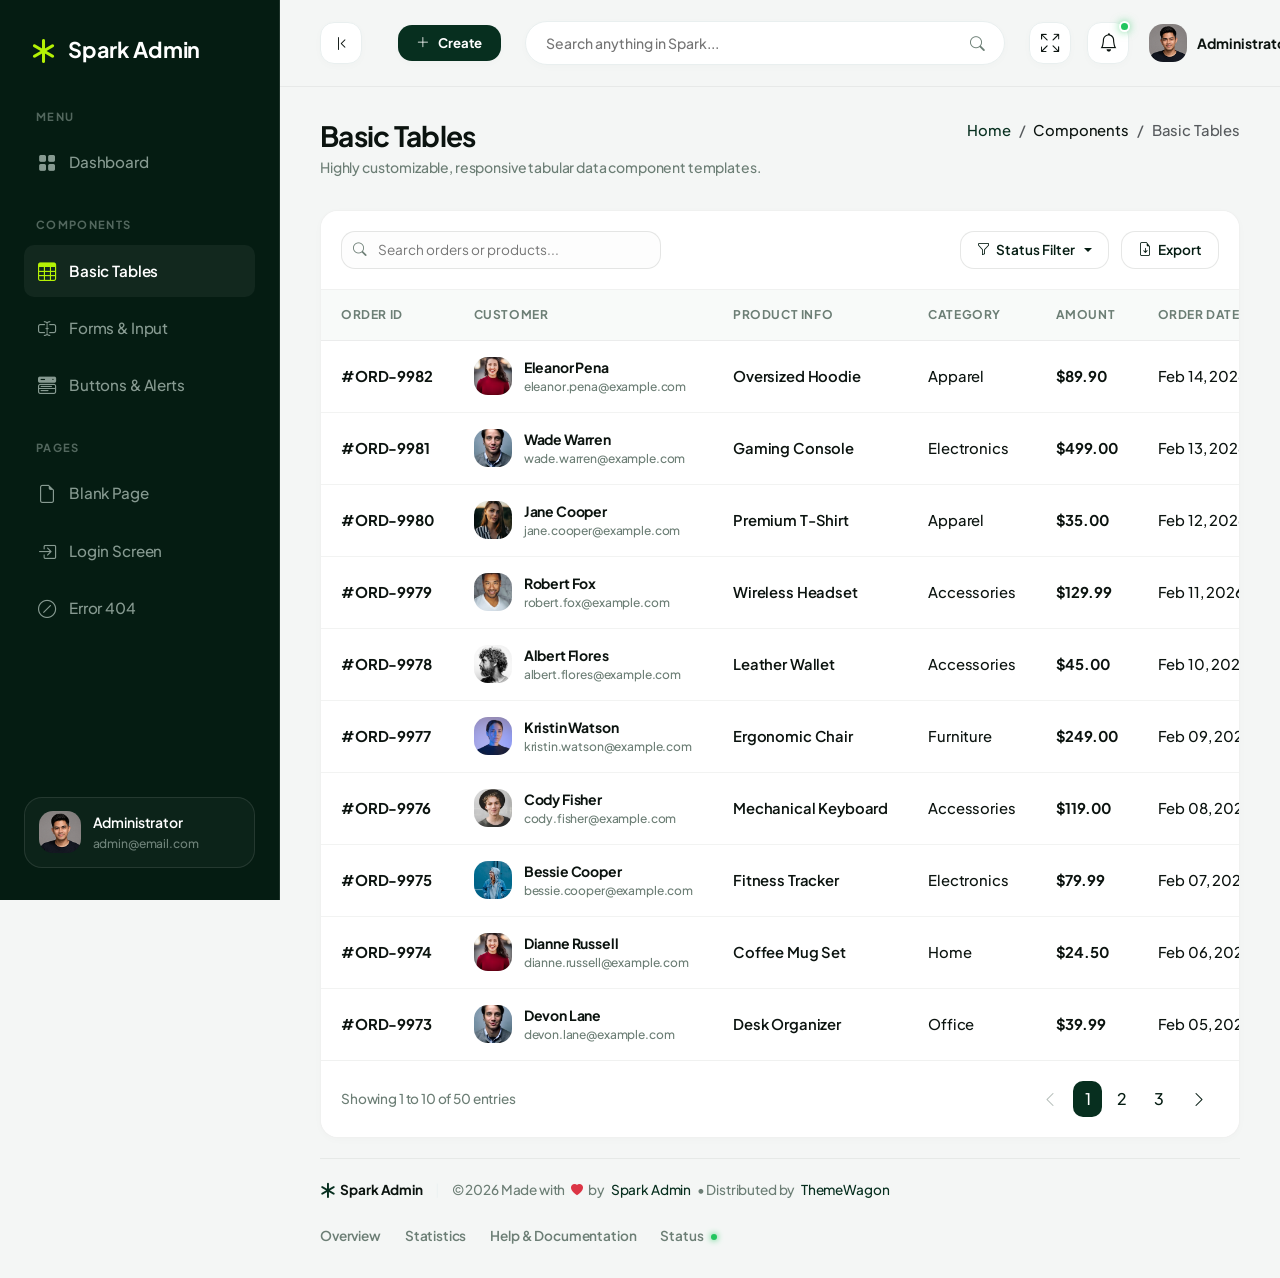
<file: admin/template/tables-basic.html>
<!DOCTYPE html>
<html lang="en">

<head>
  <meta charset="UTF-8">
  <meta name="viewport" content="width=device-width, initial-scale=1.0">
  <title>Basic Table - Spark Admin Premium Bootstrap 5 Admin Dashboard Template</title>

  <!-- SEO Optimization -->
  <meta name="description" content="Basic Table - Spark Admin Premium Bootstrap 5 Admin Dashboard Template">
  <meta name="author" content="Spark Admin Team">

  <!-- Favicon -->
  <link rel="icon" type="image/png" href="assets/images/favicon.ico">

  <!-- Local Third-Party Libraries (100% Offline Compatible) -->
  <link rel="stylesheet" href="assets/libs/bootstrap/css/bootstrap.min.css">
  <link rel="stylesheet" href="assets/libs/bootstrap-icons/bootstrap-icons.css">
  <link rel="stylesheet" href="assets/libs/apexcharts/apexcharts.css">
  <link rel="stylesheet" href="assets/libs/flatpickr/flatpickr.min.css">

  <!-- Main Design System & Custom Stylesheet -->
  <link rel="stylesheet" href="assets/css/main.css">
</head>

<body>

  <!-- ==========================================
         START: Sidebar Component
         Highly polished, dark-green navigation
         ========================================== -->
  <div class="sidebar-wrapper" id="sidebar">
    <!-- Brand Logo / Identity -->
    <a href="index.html" class="sidebar-brand">
      <i class="bi bi-asterisk"></i>
      <span>Spark Admin</span>
    </a>

    <!-- Navigation Menu -->
    <div class="flex-grow-1 overflow-y-auto">
      <!-- Group: Menu -->
      <div class="sidebar-menu-section">
        <div class="sidebar-menu-title">Menu</div>
        <ul class="sidebar-menu-list">
          <li class="sidebar-menu-item">
            <a href="index.html" class="sidebar-menu-link" id="menu-overview" title="Overview">
              <i class="bi bi-grid-fill"></i>
              <span>Dashboard</span>
            </a>
          </li>
        </ul>
      </div>

      <!-- Group: Components -->
      <div class="sidebar-menu-section">
        <div class="sidebar-menu-title">Components</div>
        <ul class="sidebar-menu-list">
          <li class="sidebar-menu-item">
            <a href="tables-basic.html" class="sidebar-menu-link active" id="menu-basictables" title="Basic Tables">
              <i class="bi bi-table"></i>
              <span>Basic Tables</span>
            </a>
          </li>
          <li class="sidebar-menu-item">
            <a href="ui-forms.html" class="sidebar-menu-link" id="menu-uiforms" title="Forms and Input">
              <i class="bi bi-input-cursor-text"></i>
              <span>Forms & Input</span>
            </a>
          </li>
          <li class="sidebar-menu-item">
            <a href="ui-buttons.html" class="sidebar-menu-link" id="menu-uibuttons" title="Buttons">
              <i class="bi bi-menu-button-wide-fill"></i>
              <span>Buttons & Alerts</span>
            </a>
          </li>
        </ul>
      </div>

      <!-- Group: Pages -->
      <div class="sidebar-menu-section">
        <div class="sidebar-menu-title">Pages</div>
        <ul class="sidebar-menu-list">
          <li class="sidebar-menu-item">
            <a href="page-blank.html" class="sidebar-menu-link" id="menu-blankpage" title="Blank Page">
              <i class="bi bi-file-earmark"></i>
              <span>Blank Page</span>
            </a>
          </li>
          <li class="sidebar-menu-item">
            <a href="page-login.html" class="sidebar-menu-link" id="menu-loginpage" title="Login Page">
              <i class="bi bi-box-arrow-in-right"></i>
              <span>Login Screen</span>
            </a>
          </li>
          <li class="sidebar-menu-item">
            <a href="page-404.html" class="sidebar-menu-link" id="menu-404" title="404 Page">
              <i class="bi bi-slash-circle"></i>
              <span>Error 404</span>
            </a>
          </li>
        </ul>
      </div>
    </div>

    <!-- Sidebar Profile Card (Dynamic Footer) -->
    <div class="sidebar-profile">
      <img src="assets/images/avatar.png" alt="Administrator" class="sidebar-profile-img"
        onerror="this.src='https://images.unsplash.com/photo-1534528741775-53994a69daeb?q=80&w=256&auto=format&fit=crop'">
      <div class="sidebar-profile-info">
        <div class="sidebar-profile-name">Administrator</div>
        <div class="sidebar-profile-email">admin@email.com</div>
      </div>
    </div>
  </div>
  <!-- ==========================================
         END: Sidebar Component
         ========================================== -->


  <!-- ==========================================
         START: Main Content Area
         ========================================== -->
  <div class="main-wrapper">

    <!-- START: Top Navbar Component -->
    <header class="navbar-custom">
      <div class="navbar-left">
        <!-- Desktop sidebar toggle (visible on large screens only) -->
        <button class="btn-desktop-toggle d-none d-xl-flex align-items-center justify-content-center me-3"
          id="desktop-sidebar-toggle" aria-label="Minimize Sidebar">
          <i class="bi bi-chevron-bar-left"></i>
        </button>
        <!-- Mobile sidebar toggle -->
        <button class="sidebar-toggle-btn me-2" id="sidebar-toggle" aria-label="Toggle Navigation">
          <i class="bi bi-list"></i>
        </button>

        <!-- Quick Actions Dropdown -->
        <div class="dropdown ms-2">
          <button class="btn-quick-action dropdown-toggle" type="button" data-bs-toggle="dropdown" aria-expanded="false"
            id="quick-actions-dropdown">
            <i class="bi bi-plus-lg"></i>
            <span>Create</span>
          </button>
          <ul class="dropdown-menu dropdown-menu-quick-action" aria-labelledby="quick-actions-dropdown">
            <li class="dropdown-header">Quick Action Shortcuts</li>
            <li><a class="dropdown-item" href="#"><i class="bi bi-file-earmark-plus"></i> New Invoice</a></li>
            <li><a class="dropdown-item" href="#"><i class="bi bi-person-plus"></i> New User</a></li>
            <li><a class="dropdown-item" href="#"><i class="bi bi-box-seam"></i> New Product</a></li>
            <li>
              <hr class="dropdown-divider">
            </li>
            <li><a class="dropdown-item" href="#"><i class="bi bi-gear"></i> System Settings</a></li>
          </ul>
        </div>
      </div>

      <!-- Mid navbar: search pill -->
      <div class="navbar-search-wrapper">
        <input type="text" class="navbar-search-input" placeholder="Search anything in Spark..." id="main-search">
        <button class="navbar-search-btn" aria-label="Search">
          <i class="bi bi-search"></i>
        </button>
      </div>

      <!-- Right actions -->
      <div class="navbar-actions">
        <!-- Fullscreen Toggle -->
        <button class="navbar-action-btn me-1" aria-label="Toggle Fullscreen" id="btn-fullscreen">
          <i class="bi bi-arrows-fullscreen"></i>
        </button>
        <div class="dropdown">
          <button class="navbar-action-btn dropdown-toggle" type="button" data-bs-toggle="dropdown"
            aria-expanded="false" id="btn-notifications" data-bs-auto-close="outside">
            <i class="bi bi-bell"></i>
            <span class="navbar-action-badge"></span>
          </button>
          <div class="dropdown-menu dropdown-menu-end dropdown-menu-notification p-0"
            aria-labelledby="btn-notifications">
            <div class="notification-header">
              <h6 class="notification-title">Notifications</h6>
              <button class="btn-clear-all" type="button">Mark all read</button>
            </div>
            <div class="notification-list">
              <!-- Sale Notification -->
              <a href="#" class="notification-item">
                <div class="notification-icon bg-success text-white">
                  <i class="bi bi-wallet2"></i>
                </div>
                <div class="notification-content">
                  <p class="notification-text">New sale received: <strong>$150.00</strong></p>
                  <span class="notification-time">2 mins ago</span>
                </div>
                <span class="notification-unread-dot"></span>
              </a>
              <!-- User Registration Notification -->
              <a href="#" class="notification-item">
                <div class="notification-icon bg-primary text-white">
                  <i class="bi bi-person-plus-fill"></i>
                </div>
                <div class="notification-content">
                  <p class="notification-text">New user registered: <strong>John Doe</strong></p>
                  <span class="notification-time">1 hour ago</span>
                </div>
                <span class="notification-unread-dot"></span>
              </a>
              <!-- Low Stock Notification -->
              <a href="#" class="notification-item">
                <div class="notification-icon bg-warning text-dark">
                  <i class="bi bi-box-seam-fill"></i>
                </div>
                <div class="notification-content">
                  <p class="notification-text">Stock running low: <strong>Hoodie</strong></p>
                  <span class="notification-time">3 hours ago</span>
                </div>
              </a>
            </div>
            <a href="#" class="notification-footer">View All Notifications</a>
          </div>
        </div>

        <!-- Profile Dropdown -->
        <div class="dropdown ms-2">
          <button class="navbar-profile-btn dropdown-toggle" type="button" data-bs-toggle="dropdown"
            aria-expanded="false" id="profile-dropdown">
            <img src="assets/images/avatar.png" alt="Profile Image" class="navbar-profile-img">
            <span class="navbar-profile-name d-none d-md-inline">Administrator</span>
            <i class="bi bi-chevron-down navbar-profile-caret"></i>
          </button>
          <ul class="dropdown-menu dropdown-menu-end dropdown-menu-profile" aria-labelledby="profile-dropdown">
            <li class="dropdown-header">Welcome !</li>
            <li><a class="dropdown-item" href="#"><i class="bi bi-person"></i> My Account</a></li>
            <li><a class="dropdown-item" href="#"><i class="bi bi-gear"></i> Settings</a></li>
            <li><a class="dropdown-item" href="#"><i class="bi bi-lock"></i> Lock Screen</a></li>
            <li>
              <hr class="dropdown-divider">
            </li>
            <li><a class="dropdown-item text-danger" href="page-login.html"><i class="bi bi-box-arrow-right"></i>
                Logout</a></li>
          </ul>
        </div>
      </div>
    </header>
    <!-- END: Top Navbar Component -->

    <!-- START: Page Header Banner -->
    <div class="page-header">
      <div>
        <h1 class="page-title">Basic Tables</h1>
        <p class="page-subtitle">Highly customizable, responsive tabular data component templates.</p>
      </div>
      <nav aria-label="breadcrumb">
        <ol class="breadcrumb mb-0">
          <li class="breadcrumb-item"><a href="index.html" class="text-decoration-none text-muted-green">Home</a></li>
          <li class="breadcrumb-item text-muted-green">Components</li>
          <li class="breadcrumb-item active text-main" aria-current="page">Basic Tables</li>
        </ol>
      </nav>
    </div>
    <!-- END: Page Header Banner -->

    <!-- START: Basic Table Card Container -->
    <div class="table-card-custom">
      <!-- Header Controls -->
      <div class="table-header-control">
        <!-- Search bar -->
        <div class="table-search-box">
          <i class="bi bi-search table-search-icon"></i>
          <input type="text" class="table-search-input" placeholder="Search orders or products...">
        </div>
        <!-- Action buttons / Filter options -->
        <div class="table-filter-group">
          <div class="dropdown">
            <button class="btn-table-action dropdown-toggle" type="button" id="dropdownFilterStatus"
              data-bs-toggle="dropdown" aria-expanded="false">
              <i class="bi bi-funnel"></i> Status Filter
            </button>
            <ul class="dropdown-menu" aria-labelledby="dropdownFilterStatus">
              <li><a class="dropdown-item" href="#">All Statuses</a></li>
              <li><a class="dropdown-item" href="#">Paid / Success</a></li>
              <li><a class="dropdown-item" href="#">Processing</a></li>
              <li><a class="dropdown-item" href="#">Cancelled / Failed</a></li>
            </ul>
          </div>
          <button class="btn-table-action" type="button">
            <i class="bi bi-file-earmark-arrow-down"></i> Export
          </button>
        </div>
      </div>

      <!-- Responsive Table Wrapper -->
      <div class="table-responsive">
        <table class="table-custom">
          <thead>
            <tr>
              <th>Order ID</th>
              <th>Customer</th>
              <th>Product Info</th>
              <th>Category</th>
              <th>Amount</th>
              <th>Order Date</th>
              <th>Status</th>
              <th class="text-center">Actions</th>
            </tr>
          </thead>
          <tbody>
            <!-- Row 1 -->
            <tr>
              <td class="table-order-id">#ORD-9982</td>
              <td>
                <div class="table-user-cell">
                  <img src="assets/images/user_1.jpg" alt="Eleanor Pena" class="table-user-avatar"
                    onerror="this.src='assets/images/avatar.png'">
                  <div>
                    <div class="table-user-name">Eleanor Pena</div>
                    <div class="table-user-sub">eleanor.pena@example.com</div>
                  </div>
                </div>
              </td>
              <td class="table-product-name">Oversized Hoodie</td>
              <td>Apparel</td>
              <td class="table-amount">$89.90</td>
              <td>Feb 14, 2026</td>
              <td><span class="badge-table success">Paid</span></td>
              <td>
                <div class="d-flex justify-content-center gap-1">
                  <a href="#" class="table-btn-action" title="View details"><i class="bi bi-eye"></i></a>
                  <a href="#" class="table-btn-action" title="Edit row"><i class="bi bi-pencil"></i></a>
                  <a href="#" class="table-btn-action delete" title="Delete row"><i class="bi bi-trash"></i></a>
                </div>
              </td>
            </tr>
            <!-- Row 2 -->
            <tr>
              <td class="table-order-id">#ORD-9981</td>
              <td>
                <div class="table-user-cell">
                  <img src="assets/images/user_2.jpg" alt="Wade Warren" class="table-user-avatar"
                    onerror="this.src='assets/images/avatar.png'">
                  <div>
                    <div class="table-user-name">Wade Warren</div>
                    <div class="table-user-sub">wade.warren@example.com</div>
                  </div>
                </div>
              </td>
              <td class="table-product-name">Gaming Console</td>
              <td>Electronics</td>
              <td class="table-amount">$499.00</td>
              <td>Feb 13, 2026</td>
              <td><span class="badge-table pending">Processing</span></td>
              <td>
                <div class="d-flex justify-content-center gap-1">
                  <a href="#" class="table-btn-action" title="View details"><i class="bi bi-eye"></i></a>
                  <a href="#" class="table-btn-action" title="Edit row"><i class="bi bi-pencil"></i></a>
                  <a href="#" class="table-btn-action delete" title="Delete row"><i class="bi bi-trash"></i></a>
                </div>
              </td>
            </tr>
            <!-- Row 3 -->
            <tr>
              <td class="table-order-id">#ORD-9980</td>
              <td>
                <div class="table-user-cell">
                  <img src="assets/images/user_3.jpg" alt="Jane Cooper" class="table-user-avatar"
                    onerror="this.src='assets/images/avatar.png'">
                  <div>
                    <div class="table-user-name">Jane Cooper</div>
                    <div class="table-user-sub">jane.cooper@example.com</div>
                  </div>
                </div>
              </td>
              <td class="table-product-name">Premium T-Shirt</td>
              <td>Apparel</td>
              <td class="table-amount">$35.00</td>
              <td>Feb 12, 2026</td>
              <td><span class="badge-table success">Paid</span></td>
              <td>
                <div class="d-flex justify-content-center gap-1">
                  <a href="#" class="table-btn-action" title="View details"><i class="bi bi-eye"></i></a>
                  <a href="#" class="table-btn-action" title="Edit row"><i class="bi bi-pencil"></i></a>
                  <a href="#" class="table-btn-action delete" title="Delete row"><i class="bi bi-trash"></i></a>
                </div>
              </td>
            </tr>
            <!-- Row 4 -->
            <tr>
              <td class="table-order-id">#ORD-9979</td>
              <td>
                <div class="table-user-cell">
                  <img src="assets/images/user_4.jpg" alt="Robert Fox" class="table-user-avatar"
                    onerror="this.src='assets/images/avatar.png'">
                  <div>
                    <div class="table-user-name">Robert Fox</div>
                    <div class="table-user-sub">robert.fox@example.com</div>
                  </div>
                </div>
              </td>
              <td class="table-product-name">Wireless Headset</td>
              <td>Accessories</td>
              <td class="table-amount">$129.99</td>
              <td>Feb 11, 2026</td>
              <td><span class="badge-table failed">Failed</span></td>
              <td>
                <div class="d-flex justify-content-center gap-1">
                  <a href="#" class="table-btn-action" title="View details"><i class="bi bi-eye"></i></a>
                  <a href="#" class="table-btn-action" title="Edit row"><i class="bi bi-pencil"></i></a>
                  <a href="#" class="table-btn-action delete" title="Delete row"><i class="bi bi-trash"></i></a>
                </div>
              </td>
            </tr>
            <!-- Row 5 -->
            <tr>
              <td class="table-order-id">#ORD-9978</td>
              <td>
                <div class="table-user-cell">
                  <img src="assets/images/user_5.jpg" alt="Albert Flores" class="table-user-avatar"
                    onerror="this.src='assets/images/avatar.png'">
                  <div>
                    <div class="table-user-name">Albert Flores</div>
                    <div class="table-user-sub">albert.flores@example.com</div>
                  </div>
                </div>
              </td>
              <td class="table-product-name">Leather Wallet</td>
              <td>Accessories</td>
              <td class="table-amount">$45.00</td>
              <td>Feb 10, 2026</td>
              <td><span class="badge-table success">Paid</span></td>
              <td>
                <div class="d-flex justify-content-center gap-1">
                  <a href="#" class="table-btn-action" title="View details"><i class="bi bi-eye"></i></a>
                  <a href="#" class="table-btn-action" title="Edit row"><i class="bi bi-pencil"></i></a>
                  <a href="#" class="table-btn-action delete" title="Delete row"><i class="bi bi-trash"></i></a>
                </div>
              </td>
            </tr>
            <!-- Row 6 -->
            <tr>
              <td class="table-order-id">#ORD-9977</td>
              <td>
                <div class="table-user-cell">
                  <img src="assets/images/user_6.jpg" alt="Kristin Watson" class="table-user-avatar"
                    onerror="this.src='assets/images/avatar.png'">
                  <div>
                    <div class="table-user-name">Kristin Watson</div>
                    <div class="table-user-sub">kristin.watson@example.com</div>
                  </div>
                </div>
              </td>
              <td class="table-product-name">Ergonomic Chair</td>
              <td>Furniture</td>
              <td class="table-amount">$249.00</td>
              <td>Feb 09, 2026</td>
              <td><span class="badge-table pending">Processing</span></td>
              <td>
                <div class="d-flex justify-content-center gap-1">
                  <a href="#" class="table-btn-action" title="View details"><i class="bi bi-eye"></i></a>
                  <a href="#" class="table-btn-action" title="Edit row"><i class="bi bi-pencil"></i></a>
                  <a href="#" class="table-btn-action delete" title="Delete row"><i class="bi bi-trash"></i></a>
                </div>
              </td>
            </tr>
            <!-- Row 7 -->
            <tr>
              <td class="table-order-id">#ORD-9976</td>
              <td>
                <div class="table-user-cell">
                  <img src="assets/images/user_7.jpg" alt="Cody Fisher" class="table-user-avatar"
                    onerror="this.src='assets/images/avatar.png'">
                  <div>
                    <div class="table-user-name">Cody Fisher</div>
                    <div class="table-user-sub">cody.fisher@example.com</div>
                  </div>
                </div>
              </td>
              <td class="table-product-name">Mechanical Keyboard</td>
              <td>Accessories</td>
              <td class="table-amount">$119.00</td>
              <td>Feb 08, 2026</td>
              <td><span class="badge-table success">Paid</span></td>
              <td>
                <div class="d-flex justify-content-center gap-1">
                  <a href="#" class="table-btn-action" title="View details"><i class="bi bi-eye"></i></a>
                  <a href="#" class="table-btn-action" title="Edit row"><i class="bi bi-pencil"></i></a>
                  <a href="#" class="table-btn-action delete" title="Delete row"><i class="bi bi-trash"></i></a>
                </div>
              </td>
            </tr>
            <!-- Row 8 -->
            <tr>
              <td class="table-order-id">#ORD-9975</td>
              <td>
                <div class="table-user-cell">
                  <img src="assets/images/user_8.jpg" alt="Bessie Cooper" class="table-user-avatar"
                    onerror="this.src='assets/images/avatar.png'">
                  <div>
                    <div class="table-user-name">Bessie Cooper</div>
                    <div class="table-user-sub">bessie.cooper@example.com</div>
                  </div>
                </div>
              </td>
              <td class="table-product-name">Fitness Tracker</td>
              <td>Electronics</td>
              <td class="table-amount">$79.99</td>
              <td>Feb 07, 2026</td>
              <td><span class="badge-table failed">Cancelled</span></td>
              <td>
                <div class="d-flex justify-content-center gap-1">
                  <a href="#" class="table-btn-action" title="View details"><i class="bi bi-eye"></i></a>
                  <a href="#" class="table-btn-action" title="Edit row"><i class="bi bi-pencil"></i></a>
                  <a href="#" class="table-btn-action delete" title="Delete row"><i class="bi bi-trash"></i></a>
                </div>
              </td>
            </tr>
            <!-- Row 9 -->
            <tr>
              <td class="table-order-id">#ORD-9974</td>
              <td>
                <div class="table-user-cell">
                  <img src="assets/images/user_1.jpg" alt="Dianne Russell" class="table-user-avatar"
                    onerror="this.src='assets/images/avatar.png'">
                  <div>
                    <div class="table-user-name">Dianne Russell</div>
                    <div class="table-user-sub">dianne.russell@example.com</div>
                  </div>
                </div>
              </td>
              <td class="table-product-name">Coffee Mug Set</td>
              <td>Home</td>
              <td class="table-amount">$24.50</td>
              <td>Feb 06, 2026</td>
              <td><span class="badge-table success">Paid</span></td>
              <td>
                <div class="d-flex justify-content-center gap-1">
                  <a href="#" class="table-btn-action" title="View details"><i class="bi bi-eye"></i></a>
                  <a href="#" class="table-btn-action" title="Edit row"><i class="bi bi-pencil"></i></a>
                  <a href="#" class="table-btn-action delete" title="Delete row"><i class="bi bi-trash"></i></a>
                </div>
              </td>
            </tr>
            <!-- Row 10 -->
            <tr>
              <td class="table-order-id">#ORD-9973</td>
              <td>
                <div class="table-user-cell">
                  <img src="assets/images/user_2.jpg" alt="Devon Lane" class="table-user-avatar"
                    onerror="this.src='assets/images/avatar.png'">
                  <div>
                    <div class="table-user-name">Devon Lane</div>
                    <div class="table-user-sub">devon.lane@example.com</div>
                  </div>
                </div>
              </td>
              <td class="table-product-name">Desk Organizer</td>
              <td>Office</td>
              <td class="table-amount">$39.99</td>
              <td>Feb 05, 2026</td>
              <td><span class="badge-table success">Paid</span></td>
              <td>
                <div class="d-flex justify-content-center gap-1">
                  <a href="#" class="table-btn-action" title="View details"><i class="bi bi-eye"></i></a>
                  <a href="#" class="table-btn-action" title="Edit row"><i class="bi bi-pencil"></i></a>
                  <a href="#" class="table-btn-action delete" title="Delete row"><i class="bi bi-trash"></i></a>
                </div>
              </td>
            </tr>
          </tbody>
        </table>
      </div>

      <!-- Footer Controls / Pagination -->
      <div class="table-footer-control">
        <span class="table-pagination-info">Showing 1 to 10 of 50 entries</span>
        <nav aria-label="Page navigation">
          <ul class="pagination mb-0 gap-1">
            <li class="page-item disabled"><a class="page-link border-0" href="#"><i class="bi bi-chevron-left"></i></a>
            </li>
            <li class="page-item active"><a class="page-link border-0" href="#">1</a></li>
            <li class="page-item"><a class="page-link border-0" href="#">2</a></li>
            <li class="page-item"><a class="page-link border-0" href="#">3</a></li>
            <li class="page-item"><a class="page-link border-0" href="#"><i class="bi bi-chevron-right"></i></a></li>
          </ul>
        </nav>
      </div>
    </div>
    <!-- END: Basic Table Card Container -->

    <!-- START: Footer Component -->
    <footer class="footer-custom">
      <div class="footer-left">
        <span class="footer-logo">
          <i class="bi bi-asterisk"></i> Spark Admin
        </span>
        <span class="footer-separator">|</span>
        <span class="footer-copy">&copy; 2026 Made with <i class="bi bi-heart-fill text-danger footer-heart"></i> by<a
            href="https://sparkadminpro.gumroad.com/" target="_blank">Spark Admin</a>• Distributed by <a
            href="https://www.themewagon.com/" target="_blank">ThemeWagon</a> </span>
      </div>
      <div class="footer-right">
        <ul class="footer-links">
          <li><a href="#" class="footer-link">Overview</a></li>
          <li><a href="#" class="footer-link">Statistics</a></li>
          <li><a href="#" class="footer-link">Help & Documentation</a></li>
          <li><a href="#" class="footer-link">Status <span class="status-dot"></span></a></li>
        </ul>
      </div>
    </footer>
    <!-- END: Footer Component -->

  </div>
  <!-- ==========================================
         END: Main Content Area
         ========================================== -->

  <!-- Local Third-Party Libraries Script dependencies -->
  <script src="assets/libs/bootstrap/js/bootstrap.bundle.min.js"></script>
  <script src="assets/libs/apexcharts/apexcharts.min.js"></script>
  <script src="assets/libs/flatpickr/flatpickr.min.js"></script>

  <!-- Local dashboard interactions controller -->
  <script src="assets/js/dashboard.js"></script>
</body>

</html>
</file>
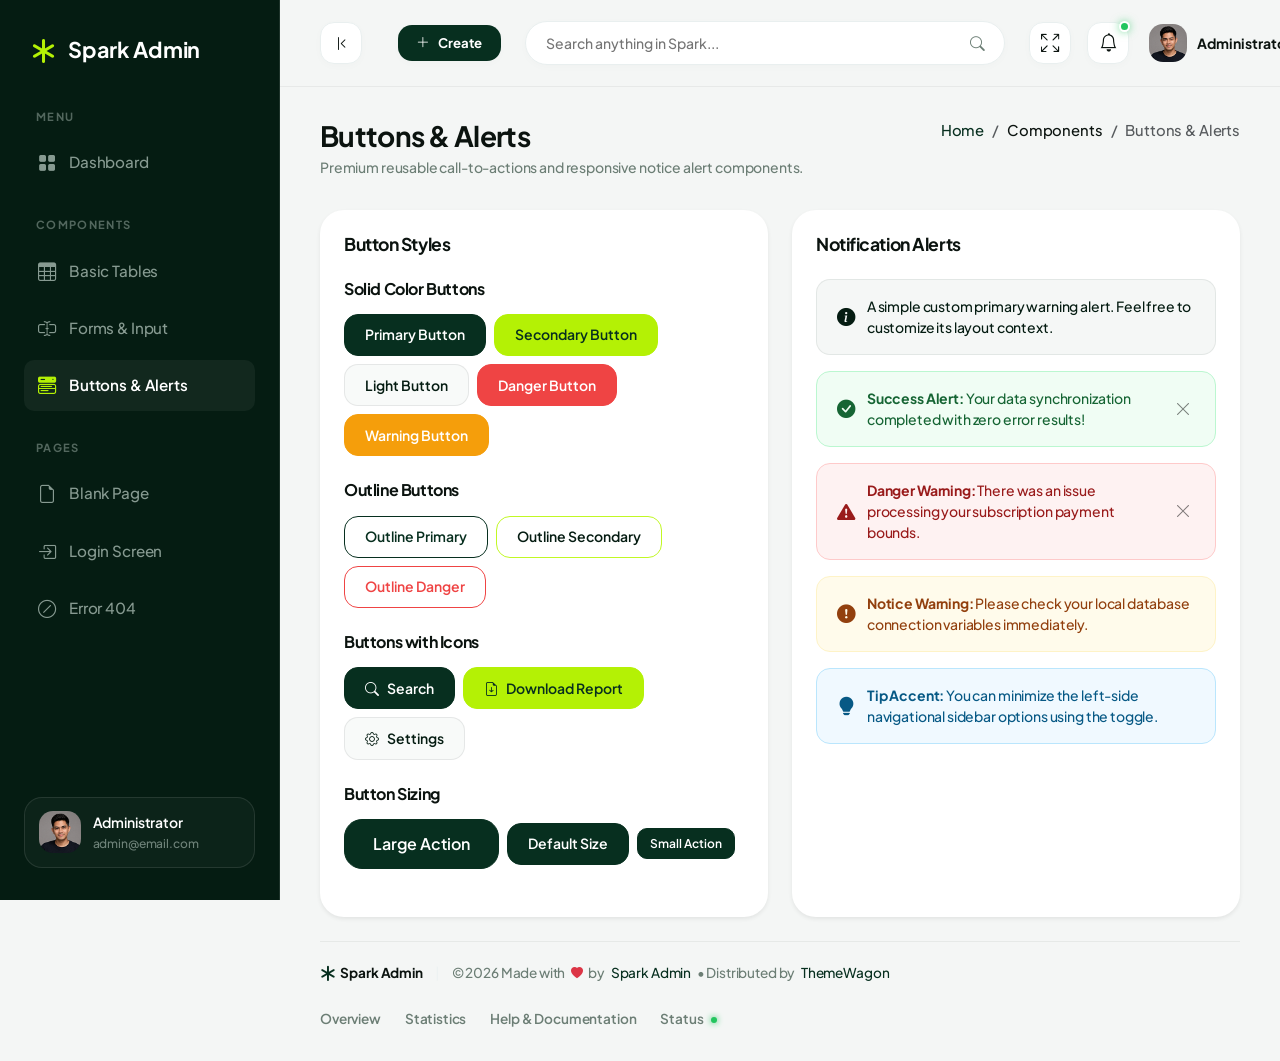
<file: admin/template/ui-buttons.html>
<!DOCTYPE html>
<html lang="en">

<head>
  <meta charset="UTF-8">
  <meta name="viewport" content="width=device-width, initial-scale=1.0">
  <title>UI Button - Spark Admin Premium Bootstrap 5 Admin Dashboard Template</title>

  <!-- SEO Optimization -->
  <meta name="description" content="UI Button - Spark Admin Premium Bootstrap 5 Admin Dashboard Template">
  <meta name="author" content="Spark Admin Team">

  <!-- Favicon -->
  <link rel="icon" type="image/png" href="assets/images/favicon.ico">

  <!-- Local Third-Party Libraries (100% Offline Compatible) -->
  <link rel="stylesheet" href="assets/libs/bootstrap/css/bootstrap.min.css">
  <link rel="stylesheet" href="assets/libs/bootstrap-icons/bootstrap-icons.css">
  <link rel="stylesheet" href="assets/libs/apexcharts/apexcharts.css">
  <link rel="stylesheet" href="assets/libs/flatpickr/flatpickr.min.css">

  <!-- Main Design System & Custom Stylesheet -->
  <link rel="stylesheet" href="assets/css/main.css">
</head>

<body>

  <!-- ==========================================
         START: Sidebar Component
         Highly polished, dark-green navigation
         ========================================== -->
  <div class="sidebar-wrapper" id="sidebar">
    <!-- Brand Logo / Identity -->
    <a href="index.html" class="sidebar-brand">
      <i class="bi bi-asterisk"></i>
      <span>Spark Admin</span>
    </a>

    <!-- Navigation Menu -->
    <div class="flex-grow-1 overflow-y-auto">
      <!-- Group: Menu -->
      <div class="sidebar-menu-section">
        <div class="sidebar-menu-title">Menu</div>
        <ul class="sidebar-menu-list">
          <li class="sidebar-menu-item">
            <a href="index.html" class="sidebar-menu-link" id="menu-overview" title="Overview">
              <i class="bi bi-grid-fill"></i>
              <span>Dashboard</span>
            </a>
          </li>
        </ul>
      </div>

      <!-- Group: Components -->
      <div class="sidebar-menu-section">
        <div class="sidebar-menu-title">Components</div>
        <ul class="sidebar-menu-list">
          <li class="sidebar-menu-item">
            <a href="tables-basic.html" class="sidebar-menu-link" id="menu-basictables" title="Basic Tables">
              <i class="bi bi-table"></i>
              <span>Basic Tables</span>
            </a>
          </li>
          <li class="sidebar-menu-item">
            <a href="ui-forms.html" class="sidebar-menu-link" id="menu-uiforms" title="Forms and Input">
              <i class="bi bi-input-cursor-text"></i>
              <span>Forms & Input</span>
            </a>
          </li>
          <li class="sidebar-menu-item">
            <a href="ui-buttons.html" class="sidebar-menu-link active" id="menu-uibuttons" title="Buttons">
              <i class="bi bi-menu-button-wide-fill"></i>
              <span>Buttons & Alerts</span>
            </a>
          </li>
        </ul>
      </div>

      <!-- Group: Pages -->
      <div class="sidebar-menu-section">
        <div class="sidebar-menu-title">Pages</div>
        <ul class="sidebar-menu-list">
          <li class="sidebar-menu-item">
            <a href="page-blank.html" class="sidebar-menu-link" id="menu-blankpage" title="Blank Page">
              <i class="bi bi-file-earmark"></i>
              <span>Blank Page</span>
            </a>
          </li>
          <li class="sidebar-menu-item">
            <a href="page-login.html" class="sidebar-menu-link" id="menu-loginpage" title="Login Page">
              <i class="bi bi-box-arrow-in-right"></i>
              <span>Login Screen</span>
            </a>
          </li>
          <li class="sidebar-menu-item">
            <a href="page-404.html" class="sidebar-menu-link" id="menu-404" title="404 Page">
              <i class="bi bi-slash-circle"></i>
              <span>Error 404</span>
            </a>
          </li>
        </ul>
      </div>
    </div>

    <!-- Sidebar Profile Card (Dynamic Footer) -->
    <div class="sidebar-profile">
      <img src="assets/images/avatar.png" alt="Administrator" class="sidebar-profile-img"
        onerror="this.src='https://images.unsplash.com/photo-1534528741775-53994a69daeb?q=80&w=256&auto=format&fit=crop'">
      <div class="sidebar-profile-info">
        <div class="sidebar-profile-name">Administrator</div>
        <div class="sidebar-profile-email">admin@email.com</div>
      </div>
    </div>
  </div>
  <!-- ==========================================
         END: Sidebar Component
         ========================================== -->


  <!-- ==========================================
         START: Main Content Area
         ========================================== -->
  <div class="main-wrapper">

    <!-- START: Top Navbar Component -->
    <header class="navbar-custom">
      <div class="navbar-left">
        <!-- Desktop sidebar toggle -->
        <button class="btn-desktop-toggle d-none d-xl-flex align-items-center justify-content-center me-3"
          id="desktop-sidebar-toggle" aria-label="Minimize Sidebar">
          <i class="bi bi-chevron-bar-left"></i>
        </button>
        <!-- Mobile sidebar toggle -->
        <button class="sidebar-toggle-btn me-2" id="sidebar-toggle" aria-label="Toggle Navigation">
          <i class="bi bi-list"></i>
        </button>

        <!-- Quick Actions Dropdown -->
        <div class="dropdown ms-2">
          <button class="btn-quick-action dropdown-toggle" type="button" data-bs-toggle="dropdown" aria-expanded="false"
            id="quick-actions-dropdown">
            <i class="bi bi-plus-lg"></i>
            <span>Create</span>
          </button>
          <ul class="dropdown-menu dropdown-menu-quick-action" aria-labelledby="quick-actions-dropdown">
            <li class="dropdown-header">Quick Action Shortcuts</li>
            <li><a class="dropdown-item" href="#"><i class="bi bi-file-earmark-plus"></i> New Invoice</a></li>
            <li><a class="dropdown-item" href="#"><i class="bi bi-person-plus"></i> New User</a></li>
            <li><a class="dropdown-item" href="#"><i class="bi bi-box-seam"></i> New Product</a></li>
            <li>
              <hr class="dropdown-divider">
            </li>
            <li><a class="dropdown-item" href="#"><i class="bi bi-gear"></i> System Settings</a></li>
          </ul>
        </div>
      </div>

      <!-- Mid navbar: search pill -->
      <div class="navbar-search-wrapper">
        <input type="text" class="navbar-search-input" placeholder="Search anything in Spark..." id="main-search">
        <button class="navbar-search-btn" aria-label="Search">
          <i class="bi bi-search"></i>
        </button>
      </div>

      <!-- Right actions -->
      <div class="navbar-actions">
        <!-- Fullscreen Toggle -->
        <button class="navbar-action-btn me-1" aria-label="Toggle Fullscreen" id="btn-fullscreen">
          <i class="bi bi-arrows-fullscreen"></i>
        </button>
        <div class="dropdown">
          <button class="navbar-action-btn dropdown-toggle" type="button" data-bs-toggle="dropdown"
            aria-expanded="false" id="btn-notifications" data-bs-auto-close="outside">
            <i class="bi bi-bell"></i>
            <span class="navbar-action-badge"></span>
          </button>
          <div class="dropdown-menu dropdown-menu-end dropdown-menu-notification p-0"
            aria-labelledby="btn-notifications">
            <div class="notification-header">
              <h6 class="notification-title">Notifications</h6>
              <button class="btn-clear-all" type="button">Mark all read</button>
            </div>
            <div class="notification-list">
              <a href="#" class="notification-item">
                <div class="notification-icon bg-success text-white">
                  <i class="bi bi-wallet2"></i>
                </div>
                <div class="notification-content">
                  <p class="notification-text">New sale received: <strong>$150.00</strong></p>
                  <span class="notification-time">2 mins ago</span>
                </div>
                <span class="notification-unread-dot"></span>
              </a>
            </div>
            <a href="#" class="notification-footer">View All Notifications</a>
          </div>
        </div>

        <!-- Profile Dropdown -->
        <div class="dropdown ms-2">
          <button class="navbar-profile-btn dropdown-toggle" type="button" data-bs-toggle="dropdown"
            aria-expanded="false" id="profile-dropdown">
            <img src="assets/images/avatar.png" alt="Profile Image" class="navbar-profile-img">
            <span class="navbar-profile-name d-none d-md-inline">Administrator</span>
            <i class="bi bi-chevron-down navbar-profile-caret"></i>
          </button>
          <ul class="dropdown-menu dropdown-menu-end dropdown-menu-profile" aria-labelledby="profile-dropdown">
            <li><a class="dropdown-item text-danger" href="page-login.html"><i class="bi bi-box-arrow-right"></i>
                Logout</a></li>
          </ul>
        </div>
      </div>
    </header>
    <!-- END: Top Navbar Component -->

    <!-- START: Page Header Banner -->
    <div class="page-header">
      <div>
        <h1 class="page-title">Buttons & Alerts</h1>
        <p class="page-subtitle">Premium reusable call-to-actions and responsive notice alert components.</p>
      </div>
      <nav aria-label="breadcrumb">
        <ol class="breadcrumb mb-0">
          <li class="breadcrumb-item"><a href="index.html" class="text-decoration-none text-muted-green">Home</a></li>
          <li class="breadcrumb-item text-muted-green">Components</li>
          <li class="breadcrumb-item active text-main" aria-current="page">Buttons & Alerts</li>
        </ol>
      </nav>
    </div>
    <!-- END: Page Header Banner -->

    <!-- START: Main Components Grid Layout -->
    <div class="row g-4 mb-4">

      <!-- Column 1: Custom Buttons -->
      <div class="col-12 col-lg-6">
        <div class="card border-light shadow-sm p-4 h-100">
          <h5 class="card-title mb-4">Button Styles</h5>

          <h6 class="mb-3">Solid Color Buttons</h6>
          <div class="d-flex flex-wrap gap-2 mb-4">
            <button class="btn-custom btn-custom-primary" type="button">Primary Button</button>
            <button class="btn-custom btn-custom-secondary" type="button">Secondary Button</button>
            <button class="btn-custom btn-custom-light" type="button">Light Button</button>
            <button class="btn-custom btn-custom-danger" type="button">Danger Button</button>
            <button class="btn-custom btn-custom-warning" type="button">Warning Button</button>
          </div>

          <h6 class="mb-3">Outline Buttons</h6>
          <div class="d-flex flex-wrap gap-2 mb-4">
            <button class="btn-custom btn-custom-outline-primary" type="button">Outline Primary</button>
            <button class="btn-custom btn-custom-outline-secondary" type="button">Outline Secondary</button>
            <button class="btn-custom btn-custom-outline-danger" type="button">Outline Danger</button>
          </div>

          <h6 class="mb-3">Buttons with Icons</h6>
          <div class="d-flex flex-wrap gap-2 mb-4">
            <button class="btn-custom btn-custom-primary" type="button">
              <i class="bi bi-search"></i> Search
            </button>
            <button class="btn-custom btn-custom-secondary" type="button">
              <i class="bi bi-file-earmark-arrow-down"></i> Download Report
            </button>
            <button class="btn-custom btn-custom-light" type="button">
              <i class="bi bi-gear"></i> Settings
            </button>
          </div>

          <h6 class="mb-3">Button Sizing</h6>
          <div class="d-flex flex-wrap align-items-center gap-2">
            <button class="btn-custom btn-custom-primary btn-custom-lg" type="button">Large Action</button>
            <button class="btn-custom btn-custom-primary" type="button">Default Size</button>
            <button class="btn-custom btn-custom-primary btn-custom-sm" type="button">Small Action</button>
          </div>
        </div>
      </div>

      <!-- Column 2: Reusable Alerts -->
      <div class="col-12 col-lg-6">
        <div class="card border-light shadow-sm p-4 h-100">
          <h5 class="card-title mb-4">Notification Alerts</h5>

          <!-- Alert Primary -->
          <div class="alert-custom alert-custom-primary">
            <i class="bi bi-info-circle-fill alert-custom-icon"></i>
            <div class="alert-custom-content">
              A simple custom primary warning alert. Feel free to customize its layout context.
            </div>
          </div>

          <!-- Alert Success -->
          <div class="alert-custom alert-custom-success">
            <i class="bi bi-check-circle-fill alert-custom-icon"></i>
            <div class="alert-custom-content">
              <strong>Success Alert:</strong> Your data synchronization completed with zero error results!
            </div>
            <button class="alert-custom-close" type="button" aria-label="Close" onclick="this.parentElement.remove();">
              <i class="bi bi-x-lg"></i>
            </button>
          </div>

          <!-- Alert Danger -->
          <div class="alert-custom alert-custom-danger">
            <i class="bi bi-exclamation-triangle-fill alert-custom-icon"></i>
            <div class="alert-custom-content">
              <strong>Danger Warning:</strong> There was an issue processing your subscription payment bounds.
            </div>
            <button class="alert-custom-close" type="button" aria-label="Close" onclick="this.parentElement.remove();">
              <i class="bi bi-x-lg"></i>
            </button>
          </div>

          <!-- Alert Warning -->
          <div class="alert-custom alert-custom-warning">
            <i class="bi bi-exclamation-circle-fill alert-custom-icon"></i>
            <div class="alert-custom-content">
              <strong>Notice Warning:</strong> Please check your local database connection variables immediately.
            </div>
          </div>

          <!-- Alert Info -->
          <div class="alert-custom alert-custom-info">
            <i class="bi bi-lightbulb-fill alert-custom-icon"></i>
            <div class="alert-custom-content">
              <strong>Tip Accent:</strong> You can minimize the left-side navigational sidebar options using the toggle.
            </div>
          </div>
        </div>
      </div>

    </div>
    <!-- END: Main Components Grid Layout -->

    <!-- START: Footer Component -->
    <footer class="footer-custom">
      <div class="footer-left">
        <span class="footer-logo">
          <i class="bi bi-asterisk"></i> Spark Admin
        </span>
        <span class="footer-separator">|</span>
        <span class="footer-copy">&copy; 2026 Made with <i class="bi bi-heart-fill text-danger footer-heart"></i> by<a
            href="https://sparkadminpro.gumroad.com/" target="_blank">Spark Admin</a>• Distributed by <a
            href="https://www.themewagon.com/" target="_blank">ThemeWagon</a> </span>
      </div>
      <div class="footer-right">
        <ul class="footer-links">
          <li><a href="#" class="footer-link">Overview</a></li>
          <li><a href="#" class="footer-link">Statistics</a></li>
          <li><a href="#" class="footer-link">Help & Documentation</a></li>
          <li><a href="#" class="footer-link">Status <span class="status-dot"></span></a></li>
        </ul>
      </div>
    </footer>
    <!-- END: Footer Component -->

  </div>
  <!-- ==========================================
         END: Main Content Area
         ========================================== -->

  <!-- Local Third-Party Libraries Script dependencies -->
  <script src="assets/libs/bootstrap/js/bootstrap.bundle.min.js"></script>
  <script src="assets/libs/apexcharts/apexcharts.min.js"></script>
  <script src="assets/libs/flatpickr/flatpickr.min.js"></script>

  <!-- Local dashboard interactions controller -->
  <script src="assets/js/dashboard.js"></script>
</body>

</html>
</file>
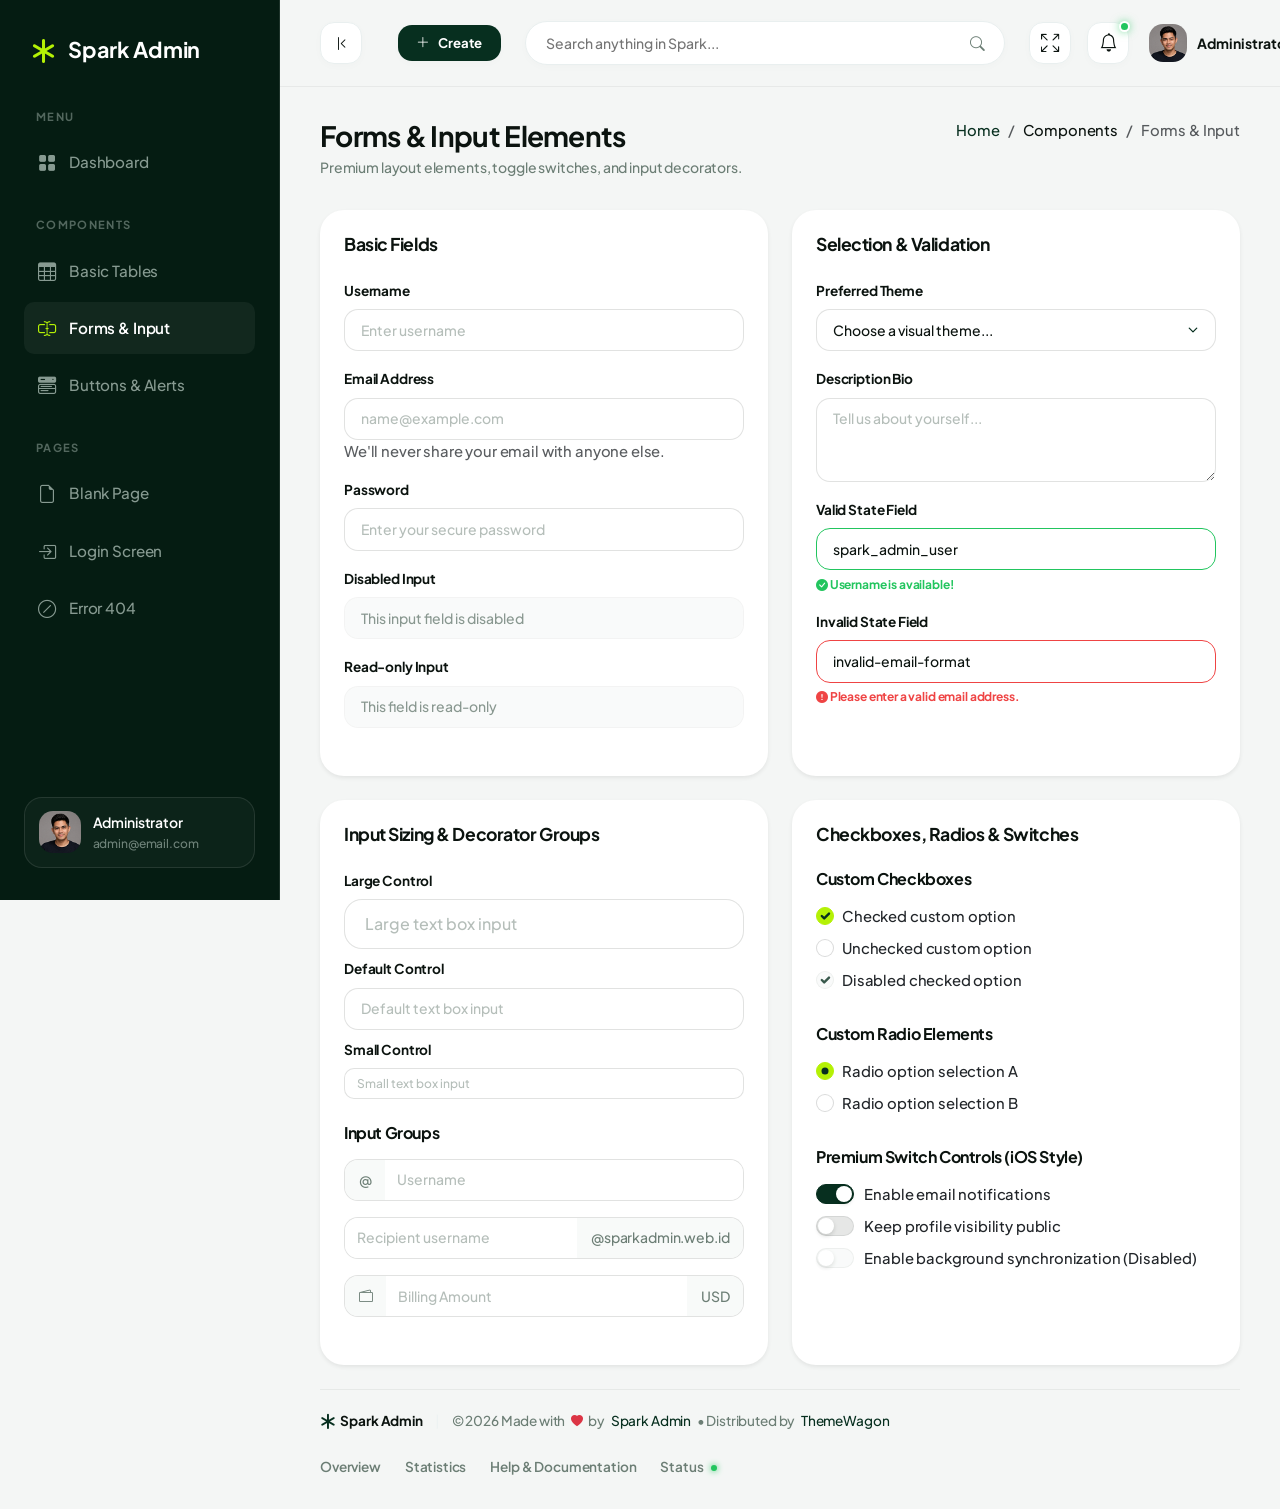
<file: admin/template/ui-forms.html>
<!DOCTYPE html>
<html lang="en">

<head>
  <meta charset="UTF-8">
  <meta name="viewport" content="width=device-width, initial-scale=1.0">
  <title>UI Forms - Spark Admin Premium Bootstrap 5 Admin Dashboard Template</title>

  <!-- SEO Optimization -->
  <meta name="description" content="UI Forms - Spark Admin Premium Bootstrap 5 Admin Dashboard Template">
  <meta name="author" content="Spark Admin Team">

  <!-- Favicon -->
  <link rel="icon" type="image/png" href="assets/images/favicon.ico">

  <!-- Local Third-Party Libraries (100% Offline Compatible) -->
  <link rel="stylesheet" href="assets/libs/bootstrap/css/bootstrap.min.css">
  <link rel="stylesheet" href="assets/libs/bootstrap-icons/bootstrap-icons.css">
  <link rel="stylesheet" href="assets/libs/apexcharts/apexcharts.css">
  <link rel="stylesheet" href="assets/libs/flatpickr/flatpickr.min.css">

  <!-- Main Design System & Custom Stylesheet -->
  <link rel="stylesheet" href="assets/css/main.css">
</head>

<body>

  <!-- ==========================================
         START: Sidebar Component
         Highly polished, dark-green navigation
         ========================================== -->
  <div class="sidebar-wrapper" id="sidebar">
    <!-- Brand Logo / Identity -->
    <a href="index.html" class="sidebar-brand">
      <i class="bi bi-asterisk"></i>
      <span>Spark Admin</span>
    </a>

    <!-- Navigation Menu -->
    <div class="flex-grow-1 overflow-y-auto">
      <!-- Group: Menu -->
      <div class="sidebar-menu-section">
        <div class="sidebar-menu-title">Menu</div>
        <ul class="sidebar-menu-list">
          <li class="sidebar-menu-item">
            <a href="index.html" class="sidebar-menu-link" id="menu-overview" title="Overview">
              <i class="bi bi-grid-fill"></i>
              <span>Dashboard</span>
            </a>
          </li>
        </ul>
      </div>

      <!-- Group: Components -->
      <div class="sidebar-menu-section">
        <div class="sidebar-menu-title">Components</div>
        <ul class="sidebar-menu-list">
          <li class="sidebar-menu-item">
            <a href="tables-basic.html" class="sidebar-menu-link" id="menu-basictables" title="Basic Tables">
              <i class="bi bi-table"></i>
              <span>Basic Tables</span>
            </a>
          </li>
          <li class="sidebar-menu-item">
            <a href="ui-forms.html" class="sidebar-menu-link active" id="menu-uiforms" title="Forms and Input">
              <i class="bi bi-input-cursor-text"></i>
              <span>Forms & Input</span>
            </a>
          </li>
          <li class="sidebar-menu-item">
            <a href="ui-buttons.html" class="sidebar-menu-link" id="menu-uibuttons" title="Buttons">
              <i class="bi bi-menu-button-wide-fill"></i>
              <span>Buttons & Alerts</span>
            </a>
          </li>
        </ul>
      </div>

      <!-- Group: Pages -->
      <div class="sidebar-menu-section">
        <div class="sidebar-menu-title">Pages</div>
        <ul class="sidebar-menu-list">
          <li class="sidebar-menu-item">
            <a href="page-blank.html" class="sidebar-menu-link" id="menu-blankpage" title="Blank Page">
              <i class="bi bi-file-earmark"></i>
              <span>Blank Page</span>
            </a>
          </li>
          <li class="sidebar-menu-item">
            <a href="page-login.html" class="sidebar-menu-link" id="menu-loginpage" title="Login Page">
              <i class="bi bi-box-arrow-in-right"></i>
              <span>Login Screen</span>
            </a>
          </li>
          <li class="sidebar-menu-item">
            <a href="page-404.html" class="sidebar-menu-link" id="menu-404" title="404 Page">
              <i class="bi bi-slash-circle"></i>
              <span>Error 404</span>
            </a>
          </li>
        </ul>
      </div>
    </div>

    <!-- Sidebar Profile Card (Dynamic Footer) -->
    <div class="sidebar-profile">
      <img src="assets/images/avatar.png" alt="Administrator" class="sidebar-profile-img"
        onerror="this.src='https://images.unsplash.com/photo-1534528741775-53994a69daeb?q=80&w=256&auto=format&fit=crop'">
      <div class="sidebar-profile-info">
        <div class="sidebar-profile-name">Administrator</div>
        <div class="sidebar-profile-email">admin@email.com</div>
      </div>
    </div>
  </div>
  <!-- ==========================================
         END: Sidebar Component
         ========================================== -->


  <!-- ==========================================
         START: Main Content Area
         ========================================== -->
  <div class="main-wrapper">

    <!-- START: Top Navbar Component -->
    <header class="navbar-custom">
      <div class="navbar-left">
        <!-- Desktop sidebar toggle -->
        <button class="btn-desktop-toggle d-none d-xl-flex align-items-center justify-content-center me-3"
          id="desktop-sidebar-toggle" aria-label="Minimize Sidebar">
          <i class="bi bi-chevron-bar-left"></i>
        </button>
        <!-- Mobile sidebar toggle -->
        <button class="sidebar-toggle-btn me-2" id="sidebar-toggle" aria-label="Toggle Navigation">
          <i class="bi bi-list"></i>
        </button>

        <!-- Quick Actions Dropdown -->
        <div class="dropdown ms-2">
          <button class="btn-quick-action dropdown-toggle" type="button" data-bs-toggle="dropdown" aria-expanded="false"
            id="quick-actions-dropdown">
            <i class="bi bi-plus-lg"></i>
            <span>Create</span>
          </button>
          <ul class="dropdown-menu dropdown-menu-quick-action" aria-labelledby="quick-actions-dropdown">
            <li class="dropdown-header">Quick Action Shortcuts</li>
            <li><a class="dropdown-item" href="#"><i class="bi bi-file-earmark-plus"></i> New Invoice</a></li>
            <li><a class="dropdown-item" href="#"><i class="bi bi-person-plus"></i> New User</a></li>
            <li><a class="dropdown-item" href="#"><i class="bi bi-box-seam"></i> New Product</a></li>
            <li>
              <hr class="dropdown-divider">
            </li>
            <li><a class="dropdown-item" href="#"><i class="bi bi-gear"></i> System Settings</a></li>
          </ul>
        </div>
      </div>

      <!-- Mid navbar: search pill -->
      <div class="navbar-search-wrapper">
        <input type="text" class="navbar-search-input" placeholder="Search anything in Spark..." id="main-search">
        <button class="navbar-search-btn" aria-label="Search">
          <i class="bi bi-search"></i>
        </button>
      </div>

      <!-- Right actions -->
      <div class="navbar-actions">
        <!-- Fullscreen Toggle -->
        <button class="navbar-action-btn me-1" aria-label="Toggle Fullscreen" id="btn-fullscreen">
          <i class="bi bi-arrows-fullscreen"></i>
        </button>
        <div class="dropdown">
          <button class="navbar-action-btn dropdown-toggle" type="button" data-bs-toggle="dropdown"
            aria-expanded="false" id="btn-notifications" data-bs-auto-close="outside">
            <i class="bi bi-bell"></i>
            <span class="navbar-action-badge"></span>
          </button>
          <div class="dropdown-menu dropdown-menu-end dropdown-menu-notification p-0"
            aria-labelledby="btn-notifications">
            <div class="notification-header">
              <h6 class="notification-title">Notifications</h6>
              <button class="btn-clear-all" type="button">Mark all read</button>
            </div>
            <div class="notification-list">
              <a href="#" class="notification-item">
                <div class="notification-icon bg-success text-white">
                  <i class="bi bi-wallet2"></i>
                </div>
                <div class="notification-content">
                  <p class="notification-text">New sale received: <strong>$150.00</strong></p>
                  <span class="notification-time">2 mins ago</span>
                </div>
                <span class="notification-unread-dot"></span>
              </a>
              <a href="#" class="notification-item">
                <div class="notification-icon bg-primary text-white">
                  <i class="bi bi-person-plus-fill"></i>
                </div>
                <div class="notification-content">
                  <p class="notification-text">New user registered: <strong>John Doe</strong></p>
                  <span class="notification-time">1 hour ago</span>
                </div>
                <span class="notification-unread-dot"></span>
              </a>
            </div>
            <a href="#" class="notification-footer">View All Notifications</a>
          </div>
        </div>

        <!-- Profile Dropdown -->
        <div class="dropdown ms-2">
          <button class="navbar-profile-btn dropdown-toggle" type="button" data-bs-toggle="dropdown"
            aria-expanded="false" id="profile-dropdown">
            <img src="assets/images/avatar.png" alt="Profile Image" class="navbar-profile-img">
            <span class="navbar-profile-name d-none d-md-inline">Administrator</span>
            <i class="bi bi-chevron-down navbar-profile-caret"></i>
          </button>
          <ul class="dropdown-menu dropdown-menu-end dropdown-menu-profile" aria-labelledby="profile-dropdown">
            <li class="dropdown-header">Welcome !</li>
            <li><a class="dropdown-item" href="#"><i class="bi bi-person"></i> My Account</a></li>
            <li><a class="dropdown-item" href="#"><i class="bi bi-gear"></i> Settings</a></li>
            <li>
              <hr class="dropdown-divider">
            </li>
            <li><a class="dropdown-item text-danger" href="page-login.html"><i class="bi bi-box-arrow-right"></i>
                Logout</a></li>
          </ul>
        </div>
      </div>
    </header>
    <!-- END: Top Navbar Component -->

    <!-- START: Page Header Banner -->
    <div class="page-header">
      <div>
        <h1 class="page-title">Forms & Input Elements</h1>
        <p class="page-subtitle">Premium layout elements, toggle switches, and input decorators.</p>
      </div>
      <nav aria-label="breadcrumb">
        <ol class="breadcrumb mb-0">
          <li class="breadcrumb-item"><a href="index.html" class="text-decoration-none text-muted-green">Home</a></li>
          <li class="breadcrumb-item text-muted-green">Components</li>
          <li class="breadcrumb-item active text-main" aria-current="page">Forms & Input</li>
        </ol>
      </nav>
    </div>
    <!-- END: Page Header Banner -->

    <!-- START: Form Component Row Grid Layout -->
    <div class="row g-4 mb-4">

      <!-- Column 1: Basic controls -->
      <div class="col-12 col-lg-6">
        <div class="card border-light shadow-sm p-4 h-100">
          <h5 class="card-title mb-4">Basic Fields</h5>

          <!-- Text input -->
          <div class="mb-3">
            <label for="basicText" class="form-label-custom">Username</label>
            <input type="text" class="form-control-custom" id="basicText" placeholder="Enter username">
          </div>

          <!-- Email input -->
          <div class="mb-3">
            <label for="basicEmail" class="form-label-custom">Email Address</label>
            <input type="email" class="form-control-custom" id="basicEmail" placeholder="name@example.com">
            <span class="text-muted">We'll never share your email with anyone else.</span>
          </div>

          <!-- Password input -->
          <div class="mb-3">
            <label for="basicPassword" class="form-label-custom">Password</label>
            <input type="password" class="form-control-custom" id="basicPassword"
              placeholder="Enter your secure password">
          </div>

          <!-- Disabled State -->
          <div class="mb-3">
            <label for="basicDisabled" class="form-label-custom">Disabled Input</label>
            <input type="text" class="form-control-custom" id="basicDisabled" value="This input field is disabled"
              disabled>
          </div>

          <!-- Readonly State -->
          <div class="mb-0">
            <label for="basicReadonly" class="form-label-custom">Read-only Input</label>
            <input type="text" class="form-control-custom" id="basicReadonly" value="This field is read-only" readonly>
          </div>
        </div>
      </div>

      <!-- Column 2: Selection & Validation -->
      <div class="col-12 col-lg-6">
        <div class="card border-light shadow-sm p-4 h-100">
          <h5 class="card-title mb-4">Selection & Validation</h5>

          <!-- Custom dropdown select -->
          <div class="mb-3">
            <label for="selectControl" class="form-label-custom">Preferred Theme</label>
            <select class="form-select-custom" id="selectControl">
              <option selected disabled>Choose a visual theme...</option>
              <option value="light">Spark Light Theme</option>
              <option value="dark">Spark Dark Green Theme</option>
              <option value="forest">Forest Breeze Accent</option>
            </select>
          </div>

          <!-- Textarea layout -->
          <div class="mb-3">
            <label for="textareaControl" class="form-label-custom">Description Bio</label>
            <textarea class="form-control-custom" id="textareaControl" rows="3"
              placeholder="Tell us about yourself..."></textarea>
          </div>

          <!-- Valid feedback block -->
          <div class="mb-3">
            <label for="validInput" class="form-label-custom">Valid State Field</label>
            <input type="text" class="form-control-custom is-valid-custom" id="validInput" value="spark_admin_user">
            <div class="form-feedback-custom valid-custom">
              <i class="bi bi-check-circle-fill"></i> Username is available!
            </div>
          </div>

          <!-- Invalid feedback block -->
          <div class="mb-0">
            <label for="invalidInput" class="form-label-custom">Invalid State Field</label>
            <input type="email" class="form-control-custom is-invalid-custom" id="invalidInput"
              value="invalid-email-format">
            <div class="form-feedback-custom invalid-custom">
              <i class="bi bi-exclamation-circle-fill"></i> Please enter a valid email address.
            </div>
          </div>
        </div>
      </div>

      <!-- Column 3: Sizing & Groups -->
      <div class="col-12 col-lg-6">
        <div class="card border-light shadow-sm p-4 h-100">
          <h5 class="card-title mb-4">Input Sizing & Decorator Groups</h5>

          <!-- Sizing examples -->
          <div class="mb-4">
            <div class="mb-2">
              <label class="form-label-custom">Large Control</label>
              <input type="text" class="form-control-custom form-control-custom-lg" placeholder="Large text box input">
            </div>
            <div class="mb-2">
              <label class="form-label-custom">Default Control</label>
              <input type="text" class="form-control-custom" placeholder="Default text box input">
            </div>
            <div>
              <label class="form-label-custom">Small Control</label>
              <input type="text" class="form-control-custom form-control-custom-sm" placeholder="Small text box input">
            </div>
          </div>

          <h6 class="mb-3">Input Groups</h6>

          <!-- Prepend group -->
          <div class="mb-3">
            <div class="input-group-custom">
              <span class="input-group-text-custom">@</span>
              <input type="text" class="form-control-custom" placeholder="Username">
            </div>
          </div>

          <!-- Append group -->
          <div class="mb-3">
            <div class="input-group-custom">
              <input type="text" class="form-control-custom" placeholder="Recipient username">
              <span class="input-group-text-custom">@sparkadmin.web.id</span>
            </div>
          </div>

          <!-- Prepend + Append Icon group -->
          <div class="mb-0">
            <div class="input-group-custom">
              <span class="input-group-text-custom"><i class="bi bi-wallet2"></i></span>
              <input type="text" class="form-control-custom" placeholder="Billing Amount">
              <span class="input-group-text-custom">USD</span>
            </div>
          </div>
        </div>
      </div>

      <!-- Column 4: Checkboxes, Radios & iOS Switches -->
      <div class="col-12 col-lg-6">
        <div class="card border-light shadow-sm p-4 h-100">
          <h5 class="card-title mb-4">Checkboxes, Radios & Switches</h5>

          <h6 class="mb-3">Custom Checkboxes</h6>
          <div class="mb-4">
            <div class="form-check-custom">
              <input class="form-check-input-custom" type="checkbox" id="checkActive" checked>
              <label class="form-check-label" for="checkActive">Checked custom option</label>
            </div>
            <div class="form-check-custom">
              <input class="form-check-input-custom" type="checkbox" id="checkInactive">
              <label class="form-check-label" for="checkInactive">Unchecked custom option</label>
            </div>
            <div class="form-check-custom">
              <input class="form-check-input-custom" type="checkbox" id="checkDisabled" disabled checked>
              <label class="form-check-label" for="checkDisabled">Disabled checked option</label>
            </div>
          </div>

          <h6 class="mb-3">Custom Radio Elements</h6>
          <div class="mb-4">
            <div class="form-check-custom">
              <input class="form-check-input-custom" type="radio" name="radioGroup" id="radioOne" checked>
              <label class="form-check-label" for="radioOne">Radio option selection A</label>
            </div>
            <div class="form-check-custom">
              <input class="form-check-input-custom" type="radio" name="radioGroup" id="radioTwo">
              <label class="form-check-label" for="radioTwo">Radio option selection B</label>
            </div>
          </div>

          <h6 class="mb-3">Premium Switch Controls (iOS Style)</h6>
          <div>
            <div class="form-switch-custom">
              <input class="form-switch-input-custom" type="checkbox" id="switchOne" checked>
              <label class="form-switch-label" for="switchOne">Enable email notifications</label>
            </div>
            <div class="form-switch-custom">
              <input class="form-switch-input-custom" type="checkbox" id="switchTwo">
              <label class="form-switch-label" for="switchTwo">Keep profile visibility public</label>
            </div>
            <div class="form-switch-custom">
              <input class="form-switch-input-custom" type="checkbox" id="switchThree" disabled>
              <label class="form-switch-label" for="switchThree">Enable background synchronization (Disabled)</label>
            </div>
          </div>
        </div>
      </div>

    </div>
    <!-- END: Form Component Row Grid Layout -->

    <!-- START: Footer Component -->
    <footer class="footer-custom">
      <div class="footer-left">
        <span class="footer-logo">
          <i class="bi bi-asterisk"></i> Spark Admin
        </span>
        <span class="footer-separator">|</span>
        <span class="footer-copy">&copy; 2026 Made with <i class="bi bi-heart-fill text-danger footer-heart"></i> by<a
            href="https://sparkadminpro.gumroad.com/" target="_blank">Spark Admin</a>• Distributed by <a
            href="https://www.themewagon.com/" target="_blank">ThemeWagon</a> </span>
      </div>
      <div class="footer-right">
        <ul class="footer-links">
          <li><a href="#" class="footer-link">Overview</a></li>
          <li><a href="#" class="footer-link">Statistics</a></li>
          <li><a href="#" class="footer-link">Help & Documentation</a></li>
          <li><a href="#" class="footer-link">Status <span class="status-dot"></span></a></li>
        </ul>
      </div>
    </footer>
    <!-- END: Footer Component -->

  </div>
  <!-- ==========================================
         END: Main Content Area
         ========================================== -->

  <!-- Local Third-Party Libraries Script dependencies -->
  <script src="assets/libs/bootstrap/js/bootstrap.bundle.min.js"></script>
  <script src="assets/libs/apexcharts/apexcharts.min.js"></script>
  <script src="assets/libs/flatpickr/flatpickr.min.js"></script>

  <!-- Local dashboard interactions controller -->
  <script src="assets/js/dashboard.js"></script>
</body>

</html>
</file>
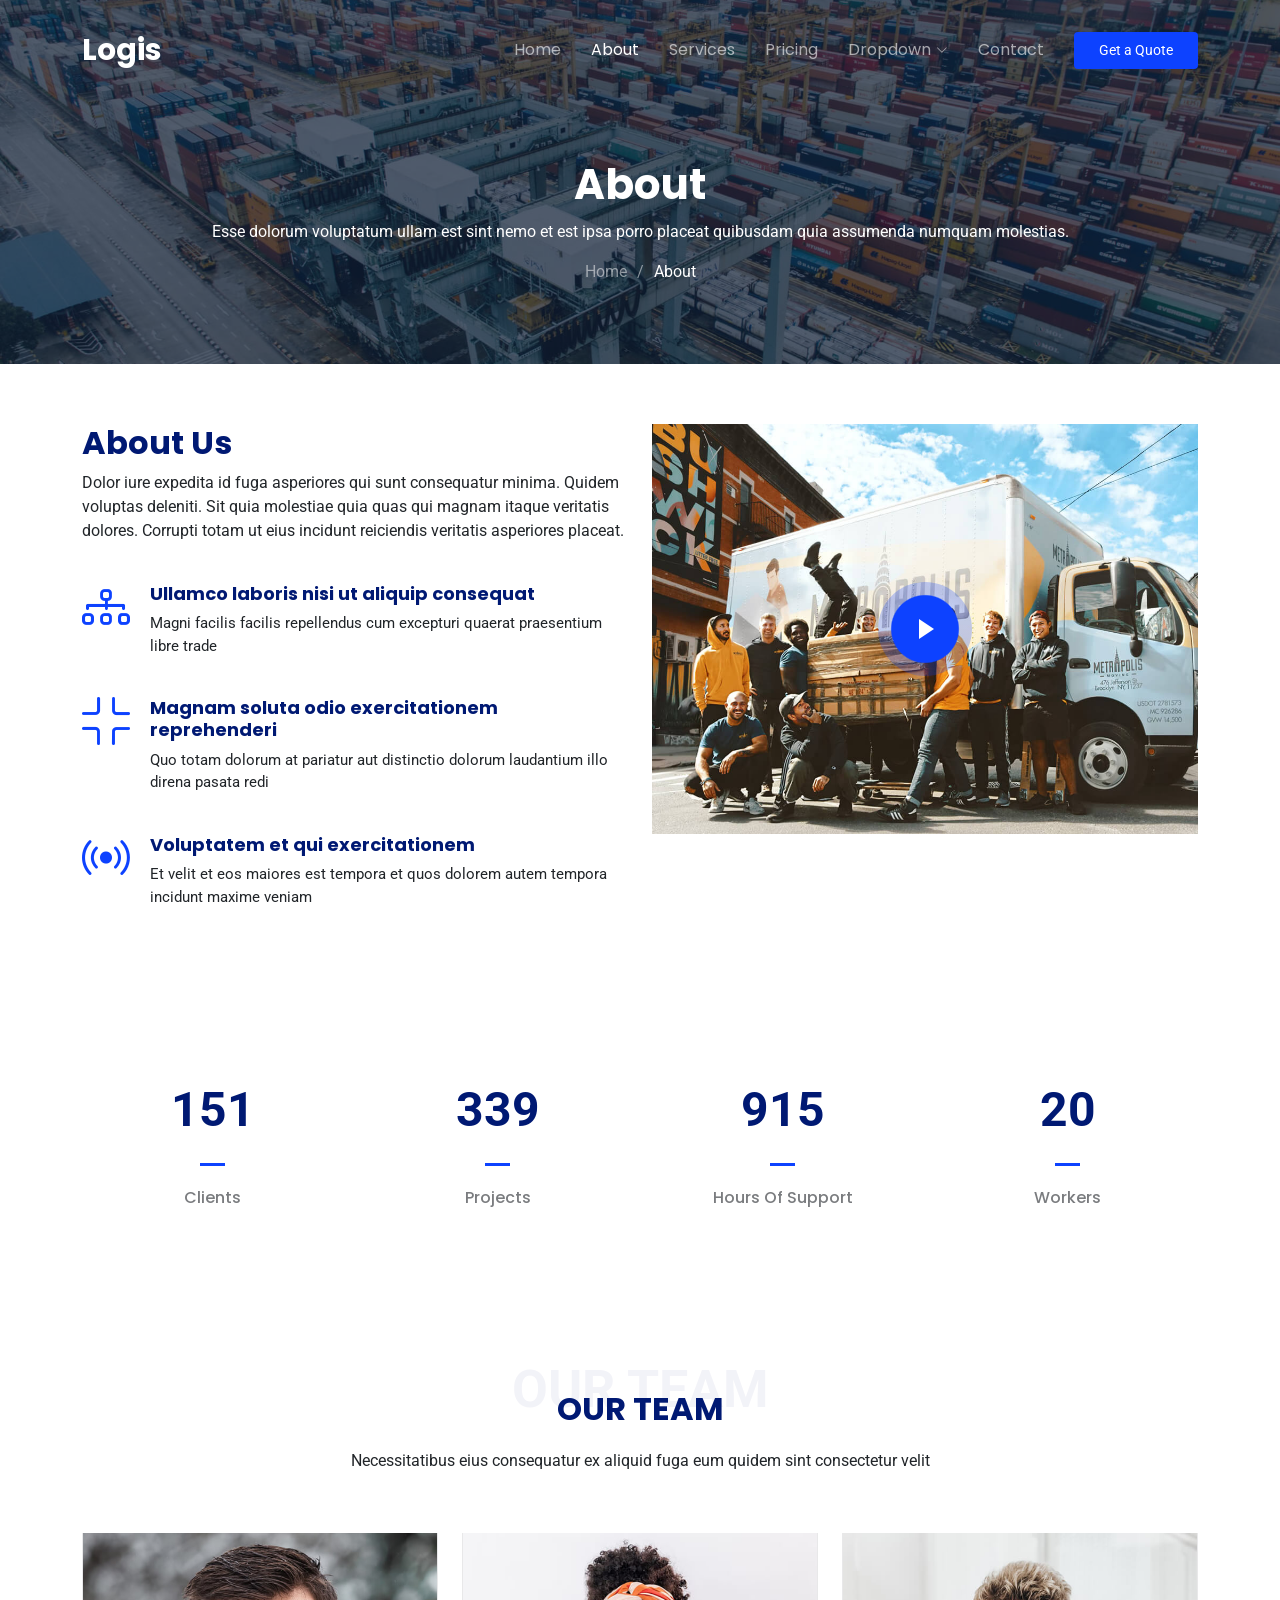
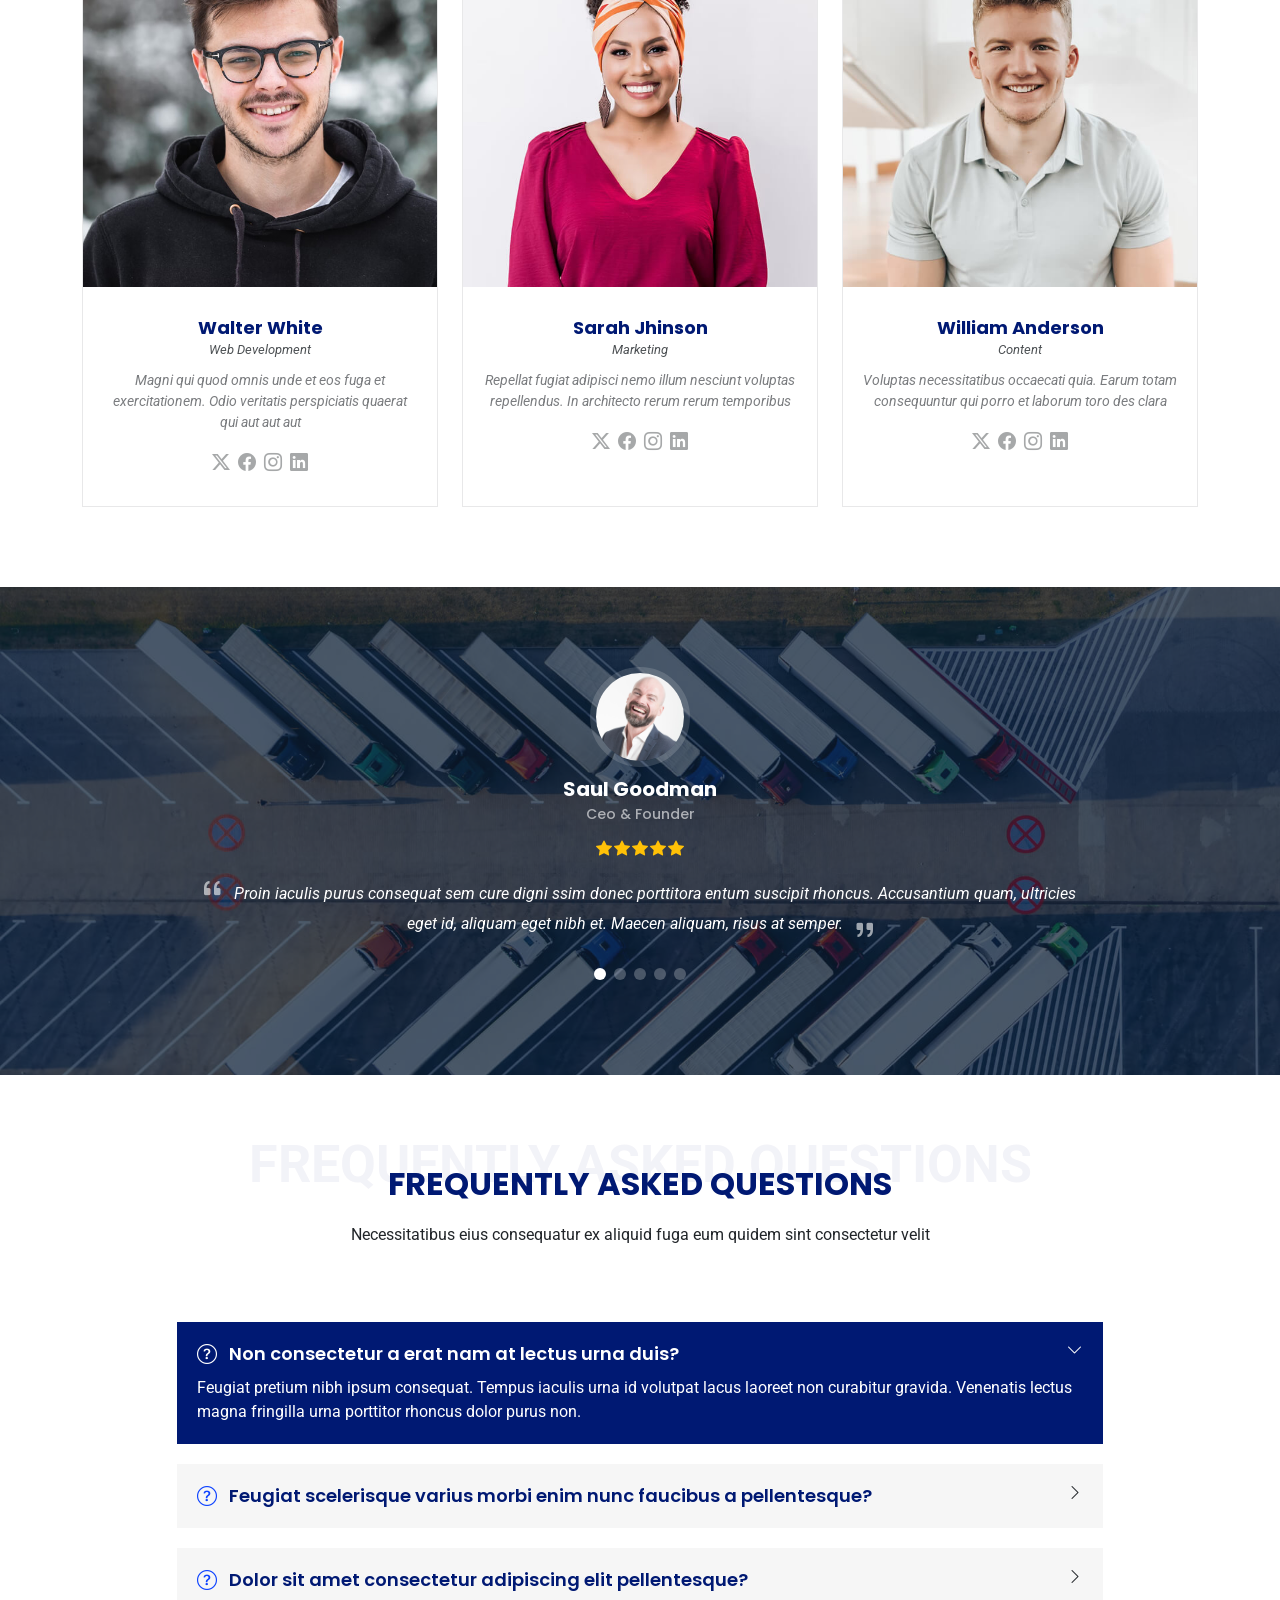
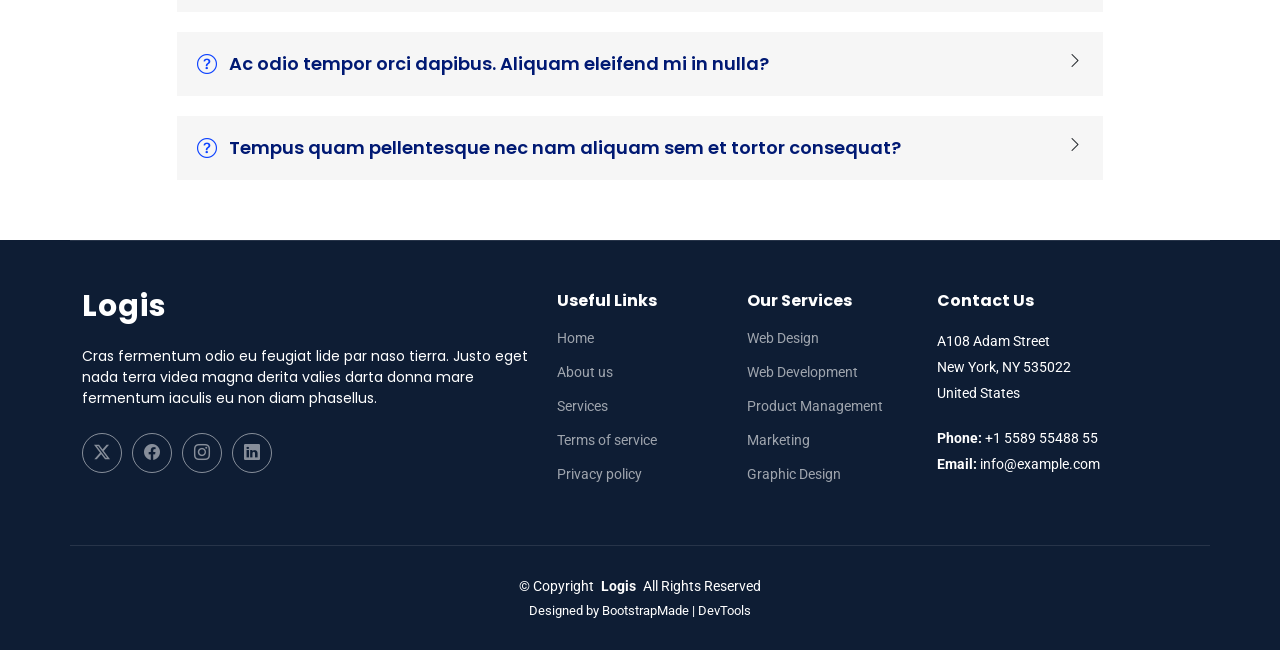
<file: penumpang/template/about.html>
<!DOCTYPE html>
<html lang="en">

<head>
  <meta charset="utf-8">
  <meta content="width=device-width, initial-scale=1.0" name="viewport">
  <title>About - Logis Bootstrap Template</title>
  <meta name="description" content="">
  <meta name="keywords" content="">

  <!-- Favicons -->
  <link href="assets/img/favicon.png" rel="icon">
  <link href="assets/img/apple-touch-icon.png" rel="apple-touch-icon">

  <!-- Fonts -->
  <link href="https://fonts.googleapis.com" rel="preconnect">
  <link href="https://fonts.gstatic.com" rel="preconnect" crossorigin>
  <link href="https://fonts.googleapis.com/css2?family=Roboto:ital,wght@0,100;0,300;0,400;0,500;0,700;0,900;1,100;1,300;1,400;1,500;1,700;1,900&family=Poppins:ital,wght@0,100;0,200;0,300;0,400;0,500;0,600;0,700;0,800;0,900;1,100;1,200;1,300;1,400;1,500;1,600;1,700;1,800;1,900&display=swap" rel="stylesheet">

  <!-- Vendor CSS Files -->
  <link href="assets/vendor/bootstrap/css/bootstrap.min.css" rel="stylesheet">
  <link href="assets/vendor/bootstrap-icons/bootstrap-icons.css" rel="stylesheet">
  <link href="assets/vendor/aos/aos.css" rel="stylesheet">
  <link href="assets/vendor/fontawesome-free/css/all.min.css" rel="stylesheet">
  <link href="assets/vendor/glightbox/css/glightbox.min.css" rel="stylesheet">
  <link href="assets/vendor/swiper/swiper-bundle.min.css" rel="stylesheet">

  <!-- Main CSS File -->
  <link href="assets/css/main.css" rel="stylesheet">

  <!-- =======================================================
  * Template Name: Logis
  * Template URL: https://bootstrapmade.com/logis-bootstrap-logistics-website-template/
  * Updated: Apr 08 2026 with Bootstrap v5.3.8
  * Author: BootstrapMade.com
  * License: https://bootstrapmade.com/license/
  ======================================================== -->
</head>

<body class="about-page">

  <header id="header" class="header d-flex align-items-center fixed-top">
    <div class="container-fluid container-xl position-relative d-flex align-items-center">

      <a href="index.html" class="logo d-flex align-items-center me-auto">
        <!-- Uncomment the line below if you also wish to use an image logo -->
        <!-- <img src="assets/img/logo.png" alt=""> -->
        <h1 class="sitename">Logis</h1>
      </a>

      <nav id="navmenu" class="navmenu">
        <ul>
          <li><a href="index.html">Home<br></a></li>
          <li><a href="about.html" class="active">About</a></li>
          <li><a href="services.html">Services</a></li>
          <li><a href="pricing.html">Pricing</a></li>
          <li class="dropdown"><a href="#"><span>Dropdown</span> <i class="bi bi-chevron-down toggle-dropdown"></i></a>
            <ul>
              <li><a href="#">Dropdown 1</a></li>
              <li class="dropdown"><a href="#"><span>Deep Dropdown</span> <i class="bi bi-chevron-down toggle-dropdown"></i></a>
                <ul>
                  <li><a href="#">Deep Dropdown 1</a></li>
                  <li><a href="#">Deep Dropdown 2</a></li>
                  <li><a href="#">Deep Dropdown 3</a></li>
                  <li><a href="#">Deep Dropdown 4</a></li>
                  <li><a href="#">Deep Dropdown 5</a></li>
                </ul>
              </li>
              <li><a href="#">Dropdown 2</a></li>
              <li><a href="#">Dropdown 3</a></li>
              <li><a href="#">Dropdown 4</a></li>
            </ul>
          </li>
          <li><a href="contact.html">Contact</a></li>
        </ul>
        <i class="mobile-nav-toggle d-xl-none bi bi-list"></i>
      </nav>

      <a class="btn-getstarted" href="get-a-quote.html">Get a Quote</a>

    </div>
  </header>

  <main class="main">

    <!-- Page Title -->
    <div class="page-title dark-background" data-aos="fade" style="background-image: url(assets/img/page-title-bg.jpg);">
      <div class="container position-relative">
        <h1>About</h1>
        <p>Esse dolorum voluptatum ullam est sint nemo et est ipsa porro placeat quibusdam quia assumenda numquam molestias.</p>
        <nav class="breadcrumbs">
          <ol>
            <li><a href="index.html">Home</a></li>
            <li class="current">About</li>
          </ol>
        </nav>
      </div>
    </div><!-- End Page Title -->

    <!-- About Section -->
    <section id="about" class="about section">

      <div class="container">

        <div class="row gy-4">

          <div class="col-lg-6 position-relative align-self-start order-lg-last order-first" data-aos="fade-up" data-aos-delay="200">
            <img src="assets/img/about.jpg" class="img-fluid" alt="">
            <a href="https://www.youtube.com/watch?v=Y7f98aduVJ8" class="glightbox pulsating-play-btn"></a>
          </div>

          <div class="col-lg-6 content order-last  order-lg-first" data-aos="fade-up" data-aos-delay="100">
            <h3>About Us</h3>
            <p>
              Dolor iure expedita id fuga asperiores qui sunt consequatur minima. Quidem voluptas deleniti. Sit quia molestiae quia quas qui magnam itaque veritatis dolores. Corrupti totam ut eius incidunt reiciendis veritatis asperiores placeat.
            </p>
            <ul>
              <li>
                <i class="bi bi-diagram-3"></i>
                <div>
                  <h5>Ullamco laboris nisi ut aliquip consequat</h5>
                  <p>Magni facilis facilis repellendus cum excepturi quaerat praesentium libre trade</p>
                </div>
              </li>
              <li>
                <i class="bi bi-fullscreen-exit"></i>
                <div>
                  <h5>Magnam soluta odio exercitationem reprehenderi</h5>
                  <p>Quo totam dolorum at pariatur aut distinctio dolorum laudantium illo direna pasata redi</p>
                </div>
              </li>
              <li>
                <i class="bi bi-broadcast"></i>
                <div>
                  <h5>Voluptatem et qui exercitationem</h5>
                  <p>Et velit et eos maiores est tempora et quos dolorem autem tempora incidunt maxime veniam</p>
                </div>
              </li>
            </ul>
          </div>

        </div>

      </div>

    </section><!-- /About Section -->

    <!-- Stats Section -->
    <section id="stats" class="stats section">

      <div class="container" data-aos="fade-up" data-aos-delay="100">

        <div class="row gy-4">

          <div class="col-lg-3 col-md-6">
            <div class="stats-item text-center w-100 h-100">
              <span data-purecounter-start="0" data-purecounter-end="232" data-purecounter-duration="1" class="purecounter"></span>
              <p>Clients</p>
            </div>
          </div><!-- End Stats Item -->

          <div class="col-lg-3 col-md-6">
            <div class="stats-item text-center w-100 h-100">
              <span data-purecounter-start="0" data-purecounter-end="521" data-purecounter-duration="1" class="purecounter"></span>
              <p>Projects</p>
            </div>
          </div><!-- End Stats Item -->

          <div class="col-lg-3 col-md-6">
            <div class="stats-item text-center w-100 h-100">
              <span data-purecounter-start="0" data-purecounter-end="1453" data-purecounter-duration="1" class="purecounter"></span>
              <p>Hours Of Support</p>
            </div>
          </div><!-- End Stats Item -->

          <div class="col-lg-3 col-md-6">
            <div class="stats-item text-center w-100 h-100">
              <span data-purecounter-start="0" data-purecounter-end="32" data-purecounter-duration="1" class="purecounter"></span>
              <p>Workers</p>
            </div>
          </div><!-- End Stats Item -->

        </div>

      </div>

    </section><!-- /Stats Section -->

    <!-- Team Section -->
    <section id="team" class="team section">

      <!-- Section Title -->
      <div class="container section-title" data-aos="fade-up">
        <span>Our Team<br></span>
        <h2>Our Team</h2>
        <p>Necessitatibus eius consequatur ex aliquid fuga eum quidem sint consectetur velit</p>
      </div><!-- End Section Title -->

      <div class="container">

        <div class="row">

          <div class="col-lg-4 col-md-6 d-flex" data-aos="fade-up" data-aos-delay="100">
            <div class="member">
              <img src="assets/img/team/team-1.jpg" class="img-fluid" alt="">
              <div class="member-content">
                <h4>Walter White</h4>
                <span>Web Development</span>
                <p>
                  Magni qui quod omnis unde et eos fuga et exercitationem. Odio veritatis perspiciatis quaerat qui aut aut aut
                </p>
                <div class="social">
                  <a href=""><i class="bi bi-twitter-x"></i></a>
                  <a href=""><i class="bi bi-facebook"></i></a>
                  <a href=""><i class="bi bi-instagram"></i></a>
                  <a href=""><i class="bi bi-linkedin"></i></a>
                </div>
              </div>
            </div>
          </div><!-- End Team Member -->

          <div class="col-lg-4 col-md-6 d-flex" data-aos="fade-up" data-aos-delay="200">
            <div class="member">
              <img src="assets/img/team/team-2.jpg" class="img-fluid" alt="">
              <div class="member-content">
                <h4>Sarah Jhinson</h4>
                <span>Marketing</span>
                <p>
                  Repellat fugiat adipisci nemo illum nesciunt voluptas repellendus. In architecto rerum rerum temporibus
                </p>
                <div class="social">
                  <a href=""><i class="bi bi-twitter-x"></i></a>
                  <a href=""><i class="bi bi-facebook"></i></a>
                  <a href=""><i class="bi bi-instagram"></i></a>
                  <a href=""><i class="bi bi-linkedin"></i></a>
                </div>
              </div>
            </div>
          </div><!-- End Team Member -->

          <div class="col-lg-4 col-md-6 d-flex" data-aos="fade-up" data-aos-delay="300">
            <div class="member">
              <img src="assets/img/team/team-3.jpg" class="img-fluid" alt="">
              <div class="member-content">
                <h4>William Anderson</h4>
                <span>Content</span>
                <p>
                  Voluptas necessitatibus occaecati quia. Earum totam consequuntur qui porro et laborum toro des clara
                </p>
                <div class="social">
                  <a href=""><i class="bi bi-twitter-x"></i></a>
                  <a href=""><i class="bi bi-facebook"></i></a>
                  <a href=""><i class="bi bi-instagram"></i></a>
                  <a href=""><i class="bi bi-linkedin"></i></a>
                </div>
              </div>
            </div>
          </div><!-- End Team Member -->

        </div>

      </div>

    </section><!-- /Team Section -->

    <!-- Testimonials Section -->
    <section id="testimonials" class="testimonials section dark-background">

      <img src="assets/img/testimonials-bg.jpg" class="testimonials-bg" alt="">

      <div class="container" data-aos="fade-up" data-aos-delay="100">

        <div class="swiper init-swiper">
          <script type="application/json" class="swiper-config">
            {
              "loop": true,
              "speed": 600,
              "autoplay": {
                "delay": 5000
              },
              "slidesPerView": "auto",
              "pagination": {
                "el": ".swiper-pagination",
                "type": "bullets",
                "clickable": true
              }
            }
          </script>
          <div class="swiper-wrapper">

            <div class="swiper-slide">
              <div class="testimonial-item">
                <img src="assets/img/testimonials/testimonials-1.jpg" class="testimonial-img" alt="">
                <h3>Saul Goodman</h3>
                <h4>Ceo &amp; Founder</h4>
                <div class="stars">
                  <i class="bi bi-star-fill"></i><i class="bi bi-star-fill"></i><i class="bi bi-star-fill"></i><i class="bi bi-star-fill"></i><i class="bi bi-star-fill"></i>
                </div>
                <p>
                  <i class="bi bi-quote quote-icon-left"></i>
                  <span>Proin iaculis purus consequat sem cure digni ssim donec porttitora entum suscipit rhoncus. Accusantium quam, ultricies eget id, aliquam eget nibh et. Maecen aliquam, risus at semper.</span>
                  <i class="bi bi-quote quote-icon-right"></i>
                </p>
              </div>
            </div><!-- End testimonial item -->

            <div class="swiper-slide">
              <div class="testimonial-item">
                <img src="assets/img/testimonials/testimonials-2.jpg" class="testimonial-img" alt="">
                <h3>Sara Wilsson</h3>
                <h4>Designer</h4>
                <div class="stars">
                  <i class="bi bi-star-fill"></i><i class="bi bi-star-fill"></i><i class="bi bi-star-fill"></i><i class="bi bi-star-fill"></i><i class="bi bi-star-fill"></i>
                </div>
                <p>
                  <i class="bi bi-quote quote-icon-left"></i>
                  <span>Export tempor illum tamen malis malis eram quae irure esse labore quem cillum quid cillum eram malis quorum velit fore eram velit sunt aliqua noster fugiat irure amet legam anim culpa.</span>
                  <i class="bi bi-quote quote-icon-right"></i>
                </p>
              </div>
            </div><!-- End testimonial item -->

            <div class="swiper-slide">
              <div class="testimonial-item">
                <img src="assets/img/testimonials/testimonials-3.jpg" class="testimonial-img" alt="">
                <h3>Jena Karlis</h3>
                <h4>Store Owner</h4>
                <div class="stars">
                  <i class="bi bi-star-fill"></i><i class="bi bi-star-fill"></i><i class="bi bi-star-fill"></i><i class="bi bi-star-fill"></i><i class="bi bi-star-fill"></i>
                </div>
                <p>
                  <i class="bi bi-quote quote-icon-left"></i>
                  <span>Enim nisi quem export duis labore cillum quae magna enim sint quorum nulla quem veniam duis minim tempor labore quem eram duis noster aute amet eram fore quis sint minim.</span>
                  <i class="bi bi-quote quote-icon-right"></i>
                </p>
              </div>
            </div><!-- End testimonial item -->

            <div class="swiper-slide">
              <div class="testimonial-item">
                <img src="assets/img/testimonials/testimonials-4.jpg" class="testimonial-img" alt="">
                <h3>Matt Brandon</h3>
                <h4>Freelancer</h4>
                <div class="stars">
                  <i class="bi bi-star-fill"></i><i class="bi bi-star-fill"></i><i class="bi bi-star-fill"></i><i class="bi bi-star-fill"></i><i class="bi bi-star-fill"></i>
                </div>
                <p>
                  <i class="bi bi-quote quote-icon-left"></i>
                  <span>Fugiat enim eram quae cillum dolore dolor amet nulla culpa multos export minim fugiat minim velit minim dolor enim duis veniam ipsum anim magna sunt elit fore quem dolore labore illum veniam.</span>
                  <i class="bi bi-quote quote-icon-right"></i>
                </p>
              </div>
            </div><!-- End testimonial item -->

            <div class="swiper-slide">
              <div class="testimonial-item">
                <img src="assets/img/testimonials/testimonials-5.jpg" class="testimonial-img" alt="">
                <h3>John Larson</h3>
                <h4>Entrepreneur</h4>
                <div class="stars">
                  <i class="bi bi-star-fill"></i><i class="bi bi-star-fill"></i><i class="bi bi-star-fill"></i><i class="bi bi-star-fill"></i><i class="bi bi-star-fill"></i>
                </div>
                <p>
                  <i class="bi bi-quote quote-icon-left"></i>
                  <span>Quis quorum aliqua sint quem legam fore sunt eram irure aliqua veniam tempor noster veniam enim culpa labore duis sunt culpa nulla illum cillum fugiat legam esse veniam culpa fore nisi cillum quid.</span>
                  <i class="bi bi-quote quote-icon-right"></i>
                </p>
              </div>
            </div><!-- End testimonial item -->

          </div>
          <div class="swiper-pagination"></div>
        </div>

      </div>

    </section><!-- /Testimonials Section -->

    <!-- Faq Section -->
    <section id="faq" class="faq section">

      <!-- Section Title -->
      <div class="container section-title" data-aos="fade-up">
        <span>Frequently Asked Questions</span>
        <h2>Frequently Asked Questions</h2>
        <p>Necessitatibus eius consequatur ex aliquid fuga eum quidem sint consectetur velit</p>
      </div><!-- End Section Title -->

      <div class="container">

        <div class="row justify-content-center">

          <div class="col-lg-10">

            <div class="faq-container">

              <div class="faq-item faq-active" data-aos="fade-up" data-aos-delay="200">
                <i class="faq-icon bi bi-question-circle"></i>
                <h3>Non consectetur a erat nam at lectus urna duis?</h3>
                <div class="faq-content">
                  <p>Feugiat pretium nibh ipsum consequat. Tempus iaculis urna id volutpat lacus laoreet non curabitur gravida. Venenatis lectus magna fringilla urna porttitor rhoncus dolor purus non.</p>
                </div>
                <i class="faq-toggle bi bi-chevron-right"></i>
              </div><!-- End Faq item-->

              <div class="faq-item" data-aos="fade-up" data-aos-delay="300">
                <i class="faq-icon bi bi-question-circle"></i>
                <h3>Feugiat scelerisque varius morbi enim nunc faucibus a pellentesque?</h3>
                <div class="faq-content">
                  <p>Dolor sit amet consectetur adipiscing elit pellentesque habitant morbi. Id interdum velit laoreet id donec ultrices. Fringilla phasellus faucibus scelerisque eleifend donec pretium. Est pellentesque elit ullamcorper dignissim. Mauris ultrices eros in cursus turpis massa tincidunt dui.</p>
                </div>
                <i class="faq-toggle bi bi-chevron-right"></i>
              </div><!-- End Faq item-->

              <div class="faq-item" data-aos="fade-up" data-aos-delay="400">
                <i class="faq-icon bi bi-question-circle"></i>
                <h3>Dolor sit amet consectetur adipiscing elit pellentesque?</h3>
                <div class="faq-content">
                  <p>Eleifend mi in nulla posuere sollicitudin aliquam ultrices sagittis orci. Faucibus pulvinar elementum integer enim. Sem nulla pharetra diam sit amet nisl suscipit. Rutrum tellus pellentesque eu tincidunt. Lectus urna duis convallis convallis tellus. Urna molestie at elementum eu facilisis sed odio morbi quis</p>
                </div>
                <i class="faq-toggle bi bi-chevron-right"></i>
              </div><!-- End Faq item-->

              <div class="faq-item" data-aos="fade-up" data-aos-delay="500">
                <i class="faq-icon bi bi-question-circle"></i>
                <h3>Ac odio tempor orci dapibus. Aliquam eleifend mi in nulla?</h3>
                <div class="faq-content">
                  <p>Dolor sit amet consectetur adipiscing elit pellentesque habitant morbi. Id interdum velit laoreet id donec ultrices. Fringilla phasellus faucibus scelerisque eleifend donec pretium. Est pellentesque elit ullamcorper dignissim. Mauris ultrices eros in cursus turpis massa tincidunt dui.</p>
                </div>
                <i class="faq-toggle bi bi-chevron-right"></i>
              </div><!-- End Faq item-->

              <div class="faq-item" data-aos="fade-up" data-aos-delay="600">
                <i class="faq-icon bi bi-question-circle"></i>
                <h3>Tempus quam pellentesque nec nam aliquam sem et tortor consequat?</h3>
                <div class="faq-content">
                  <p>Molestie a iaculis at erat pellentesque adipiscing commodo. Dignissim suspendisse in est ante in. Nunc vel risus commodo viverra maecenas accumsan. Sit amet nisl suscipit adipiscing bibendum est. Purus gravida quis blandit turpis cursus in</p>
                </div>
                <i class="faq-toggle bi bi-chevron-right"></i>
              </div><!-- End Faq item-->

            </div>

          </div>

        </div>

      </div>

    </section><!-- /Faq Section -->

  </main>

  <footer id="footer" class="footer dark-background">

    <div class="container footer-top">
      <div class="row gy-4">
        <div class="col-lg-5 col-md-12 footer-about">
          <a href="index.html" class="logo d-flex align-items-center">
            <span class="sitename">Logis</span>
          </a>
          <p>Cras fermentum odio eu feugiat lide par naso tierra. Justo eget nada terra videa magna derita valies darta donna mare fermentum iaculis eu non diam phasellus.</p>
          <div class="social-links d-flex mt-4">
            <a href=""><i class="bi bi-twitter-x"></i></a>
            <a href=""><i class="bi bi-facebook"></i></a>
            <a href=""><i class="bi bi-instagram"></i></a>
            <a href=""><i class="bi bi-linkedin"></i></a>
          </div>
        </div>

        <div class="col-lg-2 col-6 footer-links">
          <h4>Useful Links</h4>
          <ul>
            <li><a href="#">Home</a></li>
            <li><a href="#">About us</a></li>
            <li><a href="#">Services</a></li>
            <li><a href="#">Terms of service</a></li>
            <li><a href="#">Privacy policy</a></li>
          </ul>
        </div>

        <div class="col-lg-2 col-6 footer-links">
          <h4>Our Services</h4>
          <ul>
            <li><a href="#">Web Design</a></li>
            <li><a href="#">Web Development</a></li>
            <li><a href="#">Product Management</a></li>
            <li><a href="#">Marketing</a></li>
            <li><a href="#">Graphic Design</a></li>
          </ul>
        </div>

        <div class="col-lg-3 col-md-12 footer-contact text-center text-md-start">
          <h4>Contact Us</h4>
          <p>A108 Adam Street</p>
          <p>New York, NY 535022</p>
          <p>United States</p>
          <p class="mt-4"><strong>Phone:</strong> <span>+1 5589 55488 55</span></p>
          <p><strong>Email:</strong> <span>info@example.com</span></p>
        </div>

      </div>
    </div>

    <div class="container copyright text-center mt-4">
      <p>© <span>Copyright</span> <strong class="px-1 sitename">Logis</strong> <span>All Rights Reserved</span></p>
      <div class="credits">
        <!-- All the links in the footer should remain intact. -->
        <!-- You can delete the links only if you've purchased the pro version. -->
        <!-- Licensing information: https://bootstrapmade.com/license/ -->
        <!-- Purchase the pro version with working PHP/AJAX contact form: [buy-url] -->
        Designed by <a href="https://bootstrapmade.com/">BootstrapMade</a> | <a href="https://bootstrapmade.com/tools/">DevTools</a>
      </div>
    </div>

  </footer>

  <!-- Scroll Top -->
  <a href="#" id="scroll-top" class="scroll-top d-flex align-items-center justify-content-center"><i class="bi bi-arrow-up-short"></i></a>

  <!-- Preloader -->
  <div id="preloader"></div>

  <!-- Vendor JS Files -->
  <script src="assets/vendor/bootstrap/js/bootstrap.bundle.min.js"></script>
  <script src="assets/vendor/php-email-form/validate.js"></script>
  <script src="assets/vendor/aos/aos.js"></script>
  <script src="assets/vendor/purecounter/purecounter_vanilla.js"></script>
  <script src="assets/vendor/glightbox/js/glightbox.min.js"></script>
  <script src="assets/vendor/swiper/swiper-bundle.min.js"></script>

  <!-- Main JS File -->
  <script src="assets/js/main.js"></script>

</body>

</html>
</file>
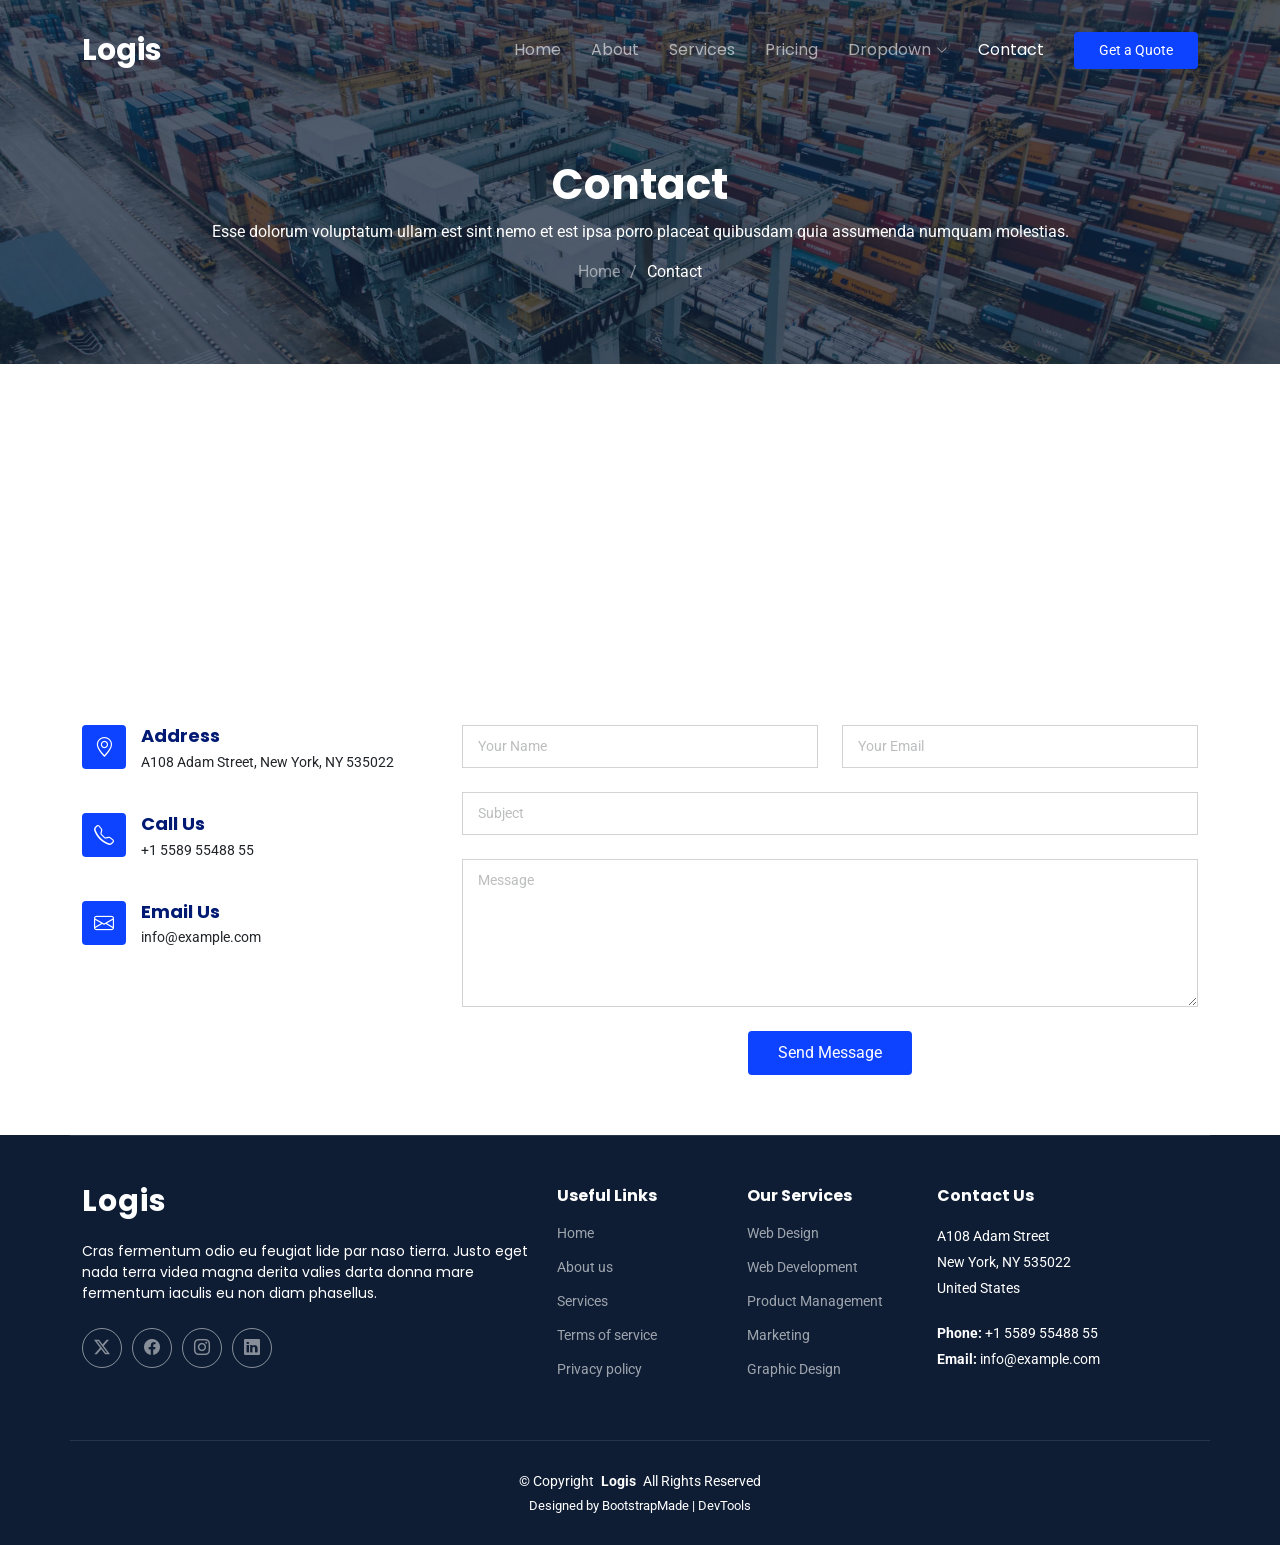
<file: penumpang/template/contact.html>
<!DOCTYPE html>
<html lang="en">

<head>
  <meta charset="utf-8">
  <meta content="width=device-width, initial-scale=1.0" name="viewport">
  <title>Contact - Logis Bootstrap Template</title>
  <meta name="description" content="">
  <meta name="keywords" content="">

  <!-- Favicons -->
  <link href="assets/img/favicon.png" rel="icon">
  <link href="assets/img/apple-touch-icon.png" rel="apple-touch-icon">

  <!-- Fonts -->
  <link href="https://fonts.googleapis.com" rel="preconnect">
  <link href="https://fonts.gstatic.com" rel="preconnect" crossorigin>
  <link href="https://fonts.googleapis.com/css2?family=Roboto:ital,wght@0,100;0,300;0,400;0,500;0,700;0,900;1,100;1,300;1,400;1,500;1,700;1,900&family=Poppins:ital,wght@0,100;0,200;0,300;0,400;0,500;0,600;0,700;0,800;0,900;1,100;1,200;1,300;1,400;1,500;1,600;1,700;1,800;1,900&display=swap" rel="stylesheet">

  <!-- Vendor CSS Files -->
  <link href="assets/vendor/bootstrap/css/bootstrap.min.css" rel="stylesheet">
  <link href="assets/vendor/bootstrap-icons/bootstrap-icons.css" rel="stylesheet">
  <link href="assets/vendor/aos/aos.css" rel="stylesheet">
  <link href="assets/vendor/fontawesome-free/css/all.min.css" rel="stylesheet">
  <link href="assets/vendor/glightbox/css/glightbox.min.css" rel="stylesheet">
  <link href="assets/vendor/swiper/swiper-bundle.min.css" rel="stylesheet">

  <!-- Main CSS File -->
  <link href="assets/css/main.css" rel="stylesheet">

  <!-- =======================================================
  * Template Name: Logis
  * Template URL: https://bootstrapmade.com/logis-bootstrap-logistics-website-template/
  * Updated: Apr 08 2026 with Bootstrap v5.3.8
  * Author: BootstrapMade.com
  * License: https://bootstrapmade.com/license/
  ======================================================== -->
</head>

<body class="contact-page">

  <header id="header" class="header d-flex align-items-center fixed-top">
    <div class="container-fluid container-xl position-relative d-flex align-items-center">

      <a href="index.html" class="logo d-flex align-items-center me-auto">
        <!-- Uncomment the line below if you also wish to use an image logo -->
        <!-- <img src="assets/img/logo.png" alt=""> -->
        <h1 class="sitename">Logis</h1>
      </a>

      <nav id="navmenu" class="navmenu">
        <ul>
          <li><a href="index.html">Home<br></a></li>
          <li><a href="about.html">About</a></li>
          <li><a href="services.html">Services</a></li>
          <li><a href="pricing.html">Pricing</a></li>
          <li class="dropdown"><a href="#"><span>Dropdown</span> <i class="bi bi-chevron-down toggle-dropdown"></i></a>
            <ul>
              <li><a href="#">Dropdown 1</a></li>
              <li class="dropdown"><a href="#"><span>Deep Dropdown</span> <i class="bi bi-chevron-down toggle-dropdown"></i></a>
                <ul>
                  <li><a href="#">Deep Dropdown 1</a></li>
                  <li><a href="#">Deep Dropdown 2</a></li>
                  <li><a href="#">Deep Dropdown 3</a></li>
                  <li><a href="#">Deep Dropdown 4</a></li>
                  <li><a href="#">Deep Dropdown 5</a></li>
                </ul>
              </li>
              <li><a href="#">Dropdown 2</a></li>
              <li><a href="#">Dropdown 3</a></li>
              <li><a href="#">Dropdown 4</a></li>
            </ul>
          </li>
          <li><a href="contact.html" class="active">Contact</a></li>
        </ul>
        <i class="mobile-nav-toggle d-xl-none bi bi-list"></i>
      </nav>

      <a class="btn-getstarted" href="get-a-quote.html">Get a Quote</a>

    </div>
  </header>

  <main class="main">

    <!-- Page Title -->
    <div class="page-title dark-background" data-aos="fade" style="background-image: url(assets/img/page-title-bg.jpg);">
      <div class="container position-relative">
        <h1>Contact</h1>
        <p>Esse dolorum voluptatum ullam est sint nemo et est ipsa porro placeat quibusdam quia assumenda numquam molestias.</p>
        <nav class="breadcrumbs">
          <ol>
            <li><a href="index.html">Home</a></li>
            <li class="current">Contact</li>
          </ol>
        </nav>
      </div>
    </div><!-- End Page Title -->

    <!-- Contact Section -->
    <section id="contact" class="contact section">

      <div class="container" data-aos="fade-up" data-aos-delay="100">

        <div class="mb-4" data-aos="fade-up" data-aos-delay="200">
          <iframe style="border:0; width: 100%; height: 270px;" src="https://www.google.com/maps/embed?pb=!1m14!1m8!1m3!1d48389.78314118045!2d-74.006138!3d40.710059!3m2!1i1024!2i768!4f13.1!3m3!1m2!1s0x89c25a22a3bda30d%3A0xb89d1fe6bc499443!2sDowntown%20Conference%20Center!5e0!3m2!1sen!2sus!4v1676961268712!5m2!1sen!2sus" frameborder="0" allowfullscreen="" loading="lazy" referrerpolicy="no-referrer-when-downgrade"></iframe>
        </div><!-- End Google Maps -->

        <div class="row gy-4">

          <div class="col-lg-4">
            <div class="info-item d-flex" data-aos="fade-up" data-aos-delay="300">
              <i class="bi bi-geo-alt flex-shrink-0"></i>
              <div>
                <h3>Address</h3>
                <p>A108 Adam Street, New York, NY 535022</p>
              </div>
            </div><!-- End Info Item -->

            <div class="info-item d-flex" data-aos="fade-up" data-aos-delay="400">
              <i class="bi bi-telephone flex-shrink-0"></i>
              <div>
                <h3>Call Us</h3>
                <p>+1 5589 55488 55</p>
              </div>
            </div><!-- End Info Item -->

            <div class="info-item d-flex" data-aos="fade-up" data-aos-delay="500">
              <i class="bi bi-envelope flex-shrink-0"></i>
              <div>
                <h3>Email Us</h3>
                <p>info@example.com</p>
              </div>
            </div><!-- End Info Item -->

          </div>

          <div class="col-lg-8">
            <form action="forms/contact.php" method="post" class="php-email-form" data-aos="fade-up" data-aos-delay="200">
              <div class="row gy-4">

                <div class="col-md-6">
                  <input type="text" name="name" class="form-control" placeholder="Your Name" required="">
                </div>

                <div class="col-md-6 ">
                  <input type="email" class="form-control" name="email" placeholder="Your Email" required="">
                </div>

                <div class="col-md-12">
                  <input type="text" class="form-control" name="subject" placeholder="Subject" required="">
                </div>

                <div class="col-md-12">
                  <textarea class="form-control" name="message" rows="6" placeholder="Message" required=""></textarea>
                </div>

                <div class="col-md-12 text-center">
                  <div class="loading">Loading</div>
                  <div class="error-message"></div>
                  <div class="sent-message">Your message has been sent. Thank you!</div>

                  <button type="submit">Send Message</button>
                </div>

              </div>
            </form>
          </div><!-- End Contact Form -->

        </div>

      </div>

    </section><!-- /Contact Section -->

  </main>

  <footer id="footer" class="footer dark-background">

    <div class="container footer-top">
      <div class="row gy-4">
        <div class="col-lg-5 col-md-12 footer-about">
          <a href="index.html" class="logo d-flex align-items-center">
            <span class="sitename">Logis</span>
          </a>
          <p>Cras fermentum odio eu feugiat lide par naso tierra. Justo eget nada terra videa magna derita valies darta donna mare fermentum iaculis eu non diam phasellus.</p>
          <div class="social-links d-flex mt-4">
            <a href=""><i class="bi bi-twitter-x"></i></a>
            <a href=""><i class="bi bi-facebook"></i></a>
            <a href=""><i class="bi bi-instagram"></i></a>
            <a href=""><i class="bi bi-linkedin"></i></a>
          </div>
        </div>

        <div class="col-lg-2 col-6 footer-links">
          <h4>Useful Links</h4>
          <ul>
            <li><a href="#">Home</a></li>
            <li><a href="#">About us</a></li>
            <li><a href="#">Services</a></li>
            <li><a href="#">Terms of service</a></li>
            <li><a href="#">Privacy policy</a></li>
          </ul>
        </div>

        <div class="col-lg-2 col-6 footer-links">
          <h4>Our Services</h4>
          <ul>
            <li><a href="#">Web Design</a></li>
            <li><a href="#">Web Development</a></li>
            <li><a href="#">Product Management</a></li>
            <li><a href="#">Marketing</a></li>
            <li><a href="#">Graphic Design</a></li>
          </ul>
        </div>

        <div class="col-lg-3 col-md-12 footer-contact text-center text-md-start">
          <h4>Contact Us</h4>
          <p>A108 Adam Street</p>
          <p>New York, NY 535022</p>
          <p>United States</p>
          <p class="mt-4"><strong>Phone:</strong> <span>+1 5589 55488 55</span></p>
          <p><strong>Email:</strong> <span>info@example.com</span></p>
        </div>

      </div>
    </div>

    <div class="container copyright text-center mt-4">
      <p>© <span>Copyright</span> <strong class="px-1 sitename">Logis</strong> <span>All Rights Reserved</span></p>
      <div class="credits">
        <!-- All the links in the footer should remain intact. -->
        <!-- You can delete the links only if you've purchased the pro version. -->
        <!-- Licensing information: https://bootstrapmade.com/license/ -->
        <!-- Purchase the pro version with working PHP/AJAX contact form: [buy-url] -->
        Designed by <a href="https://bootstrapmade.com/">BootstrapMade</a> | <a href="https://bootstrapmade.com/tools/">DevTools</a>
      </div>
    </div>

  </footer>

  <!-- Scroll Top -->
  <a href="#" id="scroll-top" class="scroll-top d-flex align-items-center justify-content-center"><i class="bi bi-arrow-up-short"></i></a>

  <!-- Preloader -->
  <div id="preloader"></div>

  <!-- Vendor JS Files -->
  <script src="assets/vendor/bootstrap/js/bootstrap.bundle.min.js"></script>
  <script src="assets/vendor/php-email-form/validate.js"></script>
  <script src="assets/vendor/aos/aos.js"></script>
  <script src="assets/vendor/purecounter/purecounter_vanilla.js"></script>
  <script src="assets/vendor/glightbox/js/glightbox.min.js"></script>
  <script src="assets/vendor/swiper/swiper-bundle.min.js"></script>

  <!-- Main JS File -->
  <script src="assets/js/main.js"></script>

</body>

</html>
</file>
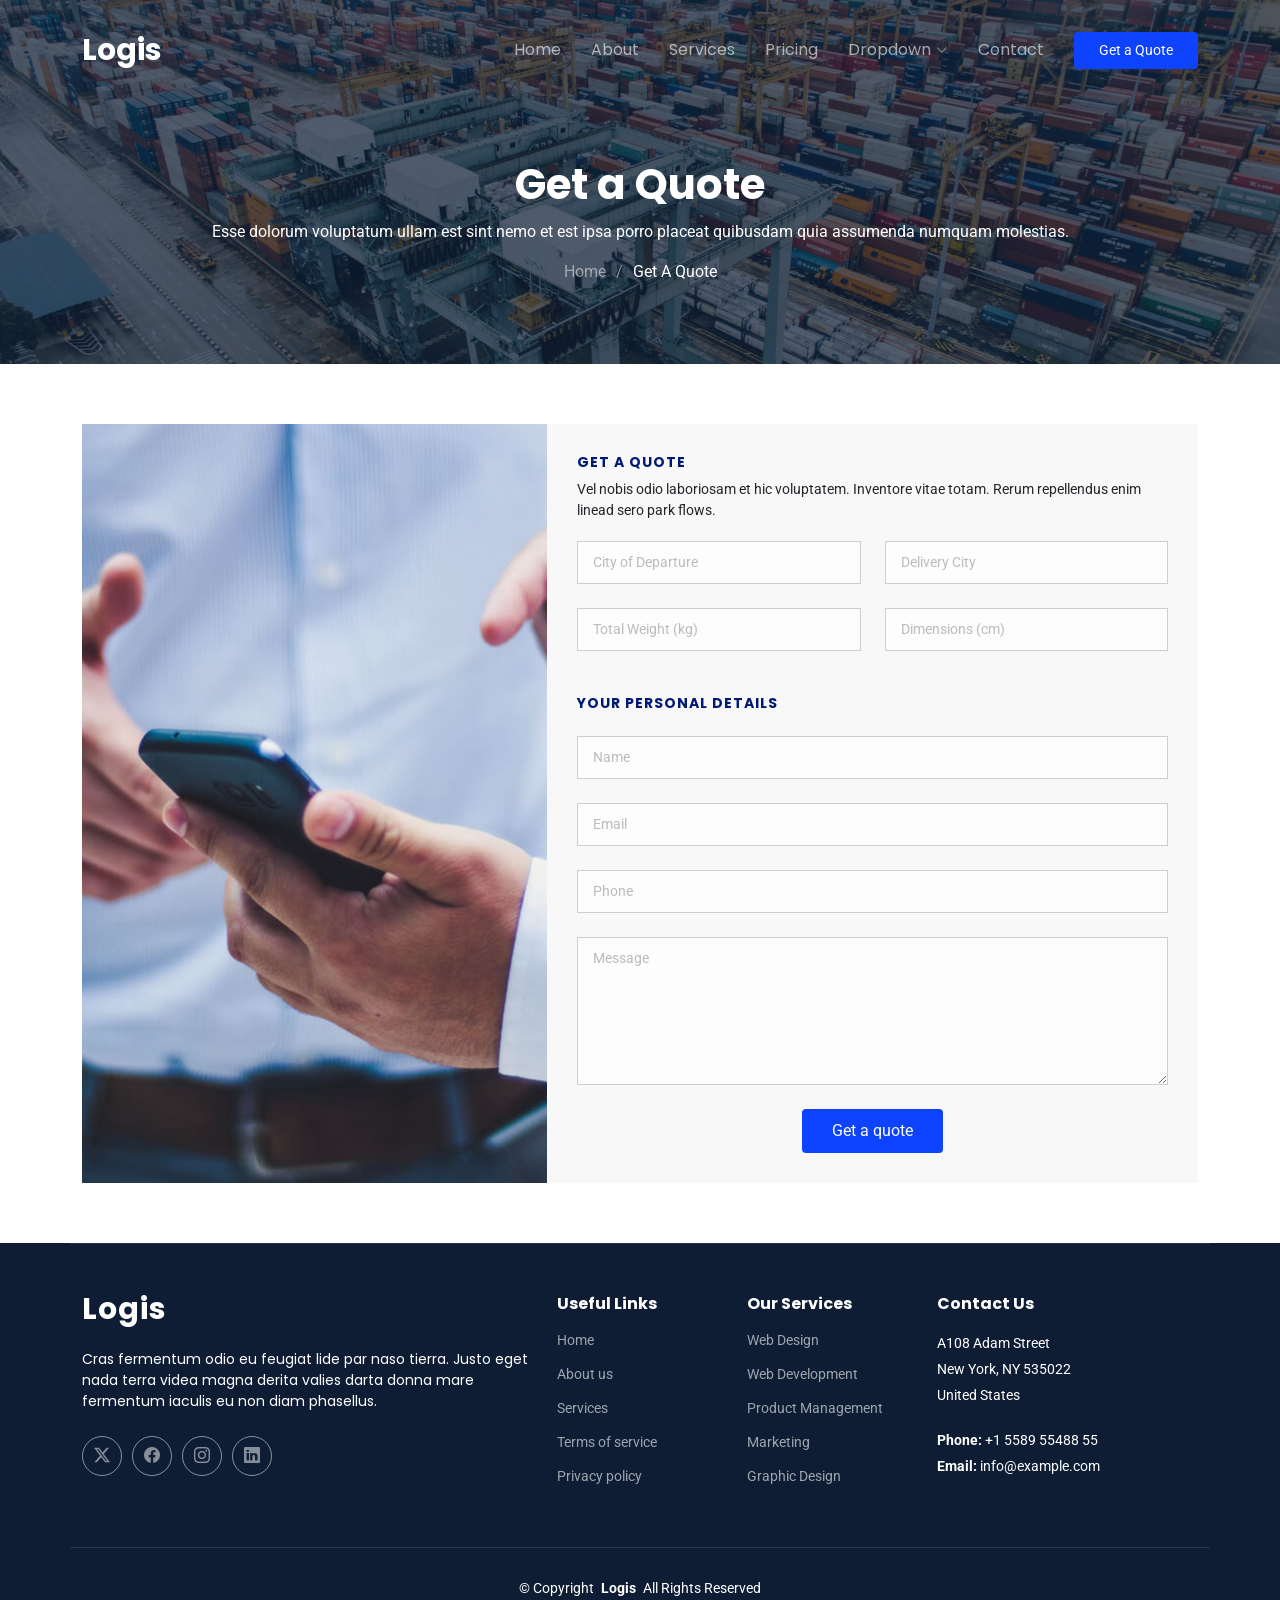
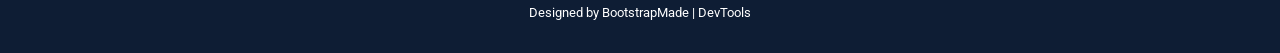
<file: penumpang/template/get-a-quote.html>
<!DOCTYPE html>
<html lang="en">

<head>
  <meta charset="utf-8">
  <meta content="width=device-width, initial-scale=1.0" name="viewport">
  <title>Get A Quote - Logis Bootstrap Template</title>
  <meta name="description" content="">
  <meta name="keywords" content="">

  <!-- Favicons -->
  <link href="assets/img/favicon.png" rel="icon">
  <link href="assets/img/apple-touch-icon.png" rel="apple-touch-icon">

  <!-- Fonts -->
  <link href="https://fonts.googleapis.com" rel="preconnect">
  <link href="https://fonts.gstatic.com" rel="preconnect" crossorigin>
  <link href="https://fonts.googleapis.com/css2?family=Roboto:ital,wght@0,100;0,300;0,400;0,500;0,700;0,900;1,100;1,300;1,400;1,500;1,700;1,900&family=Poppins:ital,wght@0,100;0,200;0,300;0,400;0,500;0,600;0,700;0,800;0,900;1,100;1,200;1,300;1,400;1,500;1,600;1,700;1,800;1,900&display=swap" rel="stylesheet">

  <!-- Vendor CSS Files -->
  <link href="assets/vendor/bootstrap/css/bootstrap.min.css" rel="stylesheet">
  <link href="assets/vendor/bootstrap-icons/bootstrap-icons.css" rel="stylesheet">
  <link href="assets/vendor/aos/aos.css" rel="stylesheet">
  <link href="assets/vendor/fontawesome-free/css/all.min.css" rel="stylesheet">
  <link href="assets/vendor/glightbox/css/glightbox.min.css" rel="stylesheet">
  <link href="assets/vendor/swiper/swiper-bundle.min.css" rel="stylesheet">

  <!-- Main CSS File -->
  <link href="assets/css/main.css" rel="stylesheet">

  <!-- =======================================================
  * Template Name: Logis
  * Template URL: https://bootstrapmade.com/logis-bootstrap-logistics-website-template/
  * Updated: Apr 08 2026 with Bootstrap v5.3.8
  * Author: BootstrapMade.com
  * License: https://bootstrapmade.com/license/
  ======================================================== -->
</head>

<body class="get-a-quote-page">

  <header id="header" class="header d-flex align-items-center fixed-top">
    <div class="container-fluid container-xl position-relative d-flex align-items-center">

      <a href="index.html" class="logo d-flex align-items-center me-auto">
        <!-- Uncomment the line below if you also wish to use an image logo -->
        <!-- <img src="assets/img/logo.png" alt=""> -->
        <h1 class="sitename">Logis</h1>
      </a>

      <nav id="navmenu" class="navmenu">
        <ul>
          <li><a href="index.html">Home<br></a></li>
          <li><a href="about.html">About</a></li>
          <li><a href="services.html">Services</a></li>
          <li><a href="pricing.html">Pricing</a></li>
          <li class="dropdown"><a href="#"><span>Dropdown</span> <i class="bi bi-chevron-down toggle-dropdown"></i></a>
            <ul>
              <li><a href="#">Dropdown 1</a></li>
              <li class="dropdown"><a href="#"><span>Deep Dropdown</span> <i class="bi bi-chevron-down toggle-dropdown"></i></a>
                <ul>
                  <li><a href="#">Deep Dropdown 1</a></li>
                  <li><a href="#">Deep Dropdown 2</a></li>
                  <li><a href="#">Deep Dropdown 3</a></li>
                  <li><a href="#">Deep Dropdown 4</a></li>
                  <li><a href="#">Deep Dropdown 5</a></li>
                </ul>
              </li>
              <li><a href="#">Dropdown 2</a></li>
              <li><a href="#">Dropdown 3</a></li>
              <li><a href="#">Dropdown 4</a></li>
            </ul>
          </li>
          <li><a href="contact.html">Contact</a></li>
        </ul>
        <i class="mobile-nav-toggle d-xl-none bi bi-list"></i>
      </nav>

      <a class="btn-getstarted" href="get-a-quote.html">Get a Quote</a>

    </div>
  </header>

  <main class="main">

    <!-- Page Title -->
    <div class="page-title dark-background" data-aos="fade" style="background-image: url(assets/img/page-title-bg.jpg);">
      <div class="container position-relative">
        <h1>Get a Quote</h1>
        <p>Esse dolorum voluptatum ullam est sint nemo et est ipsa porro placeat quibusdam quia assumenda numquam molestias.</p>
        <nav class="breadcrumbs">
          <ol>
            <li><a href="index.html">Home</a></li>
            <li class="current">Get A Quote</li>
          </ol>
        </nav>
      </div>
    </div><!-- End Page Title -->

    <!-- Get A Quote Section -->
    <section id="get-a-quote" class="get-a-quote section">

      <div class="container">

        <div class="row g-0" data-aos="fade-up" data-aos-delay="100">

          <div class="col-lg-5 quote-bg" style="background-image: url(assets/img/quote-bg.jpg);"></div>

          <div class="col-lg-7" data-aos="fade-up" data-aos-delay="200">
            <form action="forms/get-a-quote.php" method="post" class="php-email-form">
              <h3>Get a quote</h3>
              <p>Vel nobis odio laboriosam et hic voluptatem. Inventore vitae totam. Rerum repellendus enim linead sero park flows.</p>

              <div class="row gy-4">

                <div class="col-md-6">
                  <input type="text" name="departure" class="form-control" placeholder="City of Departure" required="">
                </div>

                <div class="col-md-6">
                  <input type="text" name="delivery" class="form-control" placeholder="Delivery City" required="">
                </div>

                <div class="col-md-6">
                  <input type="text" name="weight" class="form-control" placeholder="Total Weight (kg)" required="">
                </div>

                <div class="col-md-6">
                  <input type="text" name="dimensions" class="form-control" placeholder="Dimensions (cm)" required="">
                </div>

                <div class="col-lg-12">
                  <h4>Your Personal Details</h4>
                </div>

                <div class="col-12">
                  <input type="text" name="name" class="form-control" placeholder="Name" required="">
                </div>

                <div class="col-12 ">
                  <input type="email" class="form-control" name="email" placeholder="Email" required="">
                </div>

                <div class="col-12">
                  <input type="text" class="form-control" name="phone" placeholder="Phone" required="">
                </div>

                <div class="col-12">
                  <textarea class="form-control" name="message" rows="6" placeholder="Message" required=""></textarea>
                </div>

                <div class="col-12 text-center">
                  <div class="loading">Loading</div>
                  <div class="error-message"></div>
                  <div class="sent-message">Your quote request has been sent successfully. Thank you!</div>

                  <button type="submit">Get a quote</button>
                </div>

              </div>
            </form>
          </div><!-- End Quote Form -->

        </div>

      </div>

    </section><!-- /Get A Quote Section -->

  </main>

  <footer id="footer" class="footer dark-background">

    <div class="container footer-top">
      <div class="row gy-4">
        <div class="col-lg-5 col-md-12 footer-about">
          <a href="index.html" class="logo d-flex align-items-center">
            <span class="sitename">Logis</span>
          </a>
          <p>Cras fermentum odio eu feugiat lide par naso tierra. Justo eget nada terra videa magna derita valies darta donna mare fermentum iaculis eu non diam phasellus.</p>
          <div class="social-links d-flex mt-4">
            <a href=""><i class="bi bi-twitter-x"></i></a>
            <a href=""><i class="bi bi-facebook"></i></a>
            <a href=""><i class="bi bi-instagram"></i></a>
            <a href=""><i class="bi bi-linkedin"></i></a>
          </div>
        </div>

        <div class="col-lg-2 col-6 footer-links">
          <h4>Useful Links</h4>
          <ul>
            <li><a href="#">Home</a></li>
            <li><a href="#">About us</a></li>
            <li><a href="#">Services</a></li>
            <li><a href="#">Terms of service</a></li>
            <li><a href="#">Privacy policy</a></li>
          </ul>
        </div>

        <div class="col-lg-2 col-6 footer-links">
          <h4>Our Services</h4>
          <ul>
            <li><a href="#">Web Design</a></li>
            <li><a href="#">Web Development</a></li>
            <li><a href="#">Product Management</a></li>
            <li><a href="#">Marketing</a></li>
            <li><a href="#">Graphic Design</a></li>
          </ul>
        </div>

        <div class="col-lg-3 col-md-12 footer-contact text-center text-md-start">
          <h4>Contact Us</h4>
          <p>A108 Adam Street</p>
          <p>New York, NY 535022</p>
          <p>United States</p>
          <p class="mt-4"><strong>Phone:</strong> <span>+1 5589 55488 55</span></p>
          <p><strong>Email:</strong> <span>info@example.com</span></p>
        </div>

      </div>
    </div>

    <div class="container copyright text-center mt-4">
      <p>© <span>Copyright</span> <strong class="px-1 sitename">Logis</strong> <span>All Rights Reserved</span></p>
      <div class="credits">
        <!-- All the links in the footer should remain intact. -->
        <!-- You can delete the links only if you've purchased the pro version. -->
        <!-- Licensing information: https://bootstrapmade.com/license/ -->
        <!-- Purchase the pro version with working PHP/AJAX contact form: [buy-url] -->
        Designed by <a href="https://bootstrapmade.com/">BootstrapMade</a> | <a href="https://bootstrapmade.com/tools/">DevTools</a>
      </div>
    </div>

  </footer>

  <!-- Scroll Top -->
  <a href="#" id="scroll-top" class="scroll-top d-flex align-items-center justify-content-center"><i class="bi bi-arrow-up-short"></i></a>

  <!-- Preloader -->
  <div id="preloader"></div>

  <!-- Vendor JS Files -->
  <script src="assets/vendor/bootstrap/js/bootstrap.bundle.min.js"></script>
  <script src="assets/vendor/php-email-form/validate.js"></script>
  <script src="assets/vendor/aos/aos.js"></script>
  <script src="assets/vendor/purecounter/purecounter_vanilla.js"></script>
  <script src="assets/vendor/glightbox/js/glightbox.min.js"></script>
  <script src="assets/vendor/swiper/swiper-bundle.min.js"></script>

  <!-- Main JS File -->
  <script src="assets/js/main.js"></script>

</body>

</html>
</file>
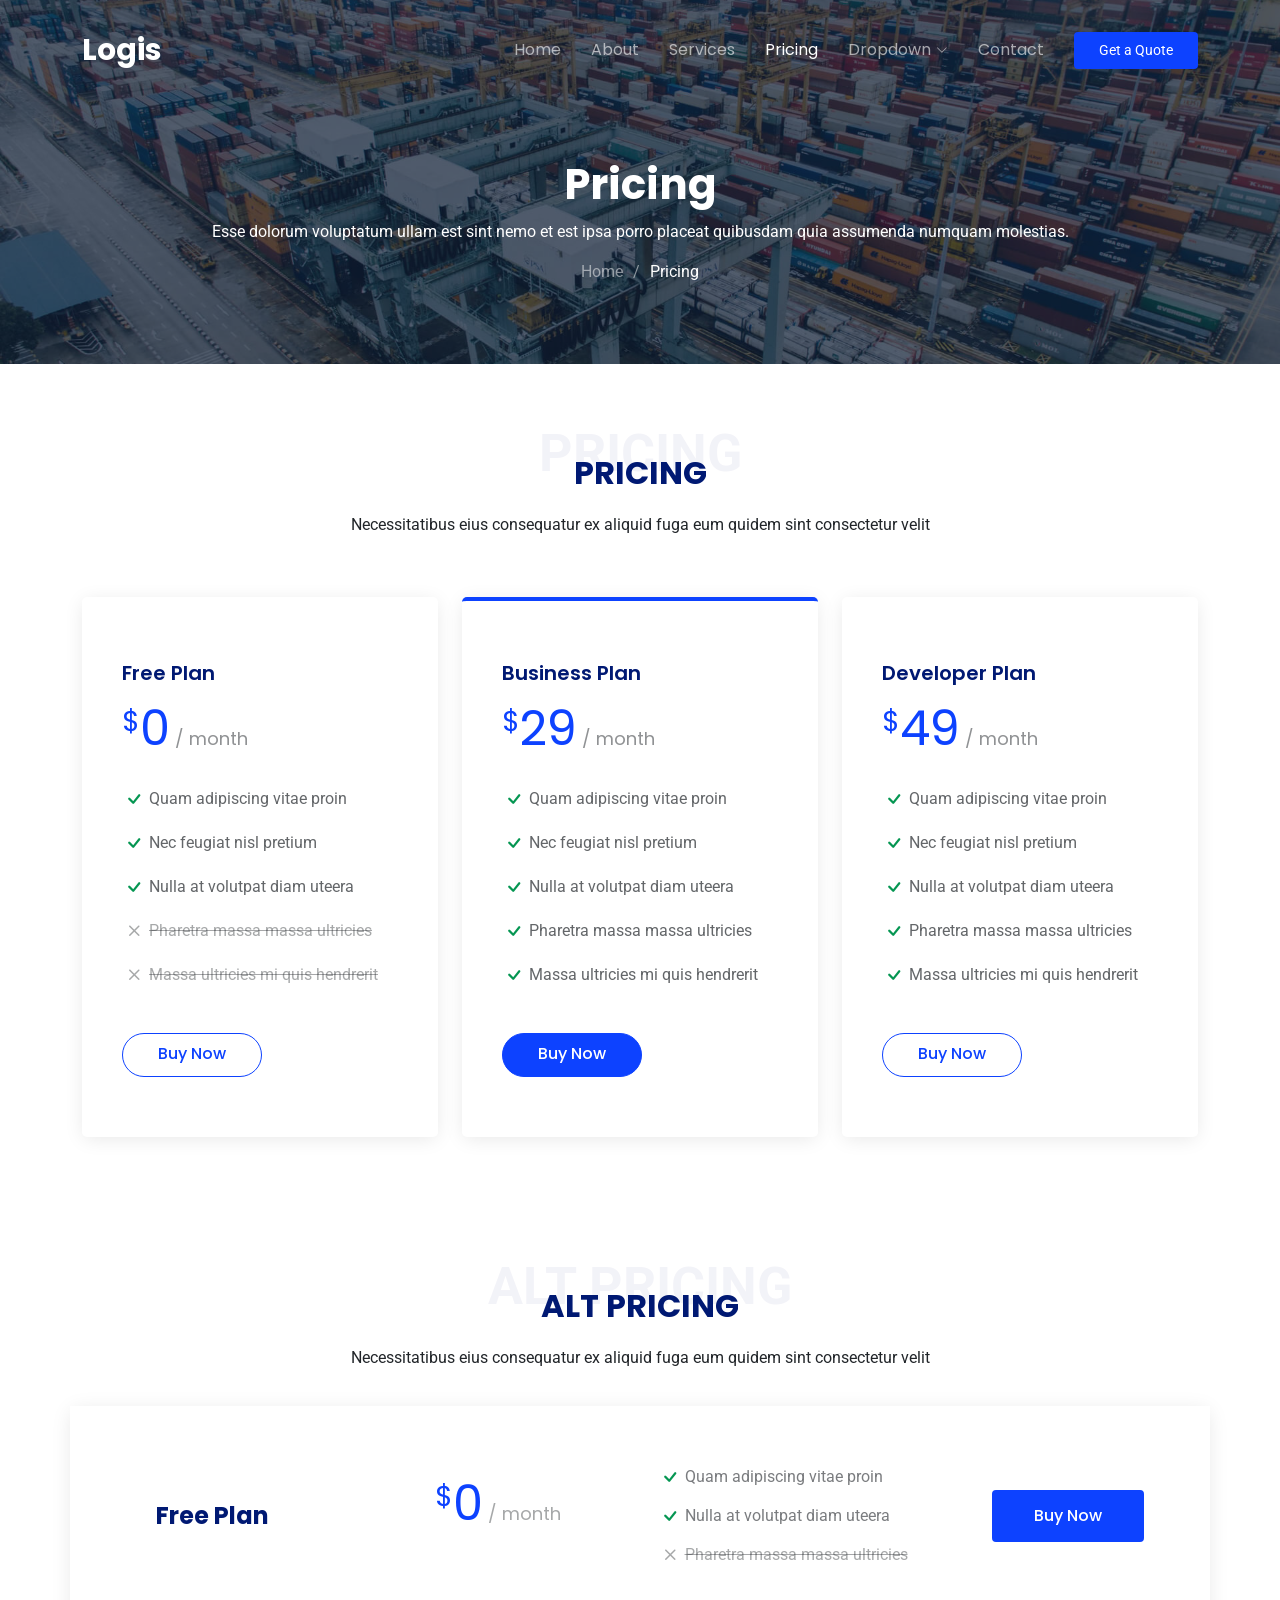
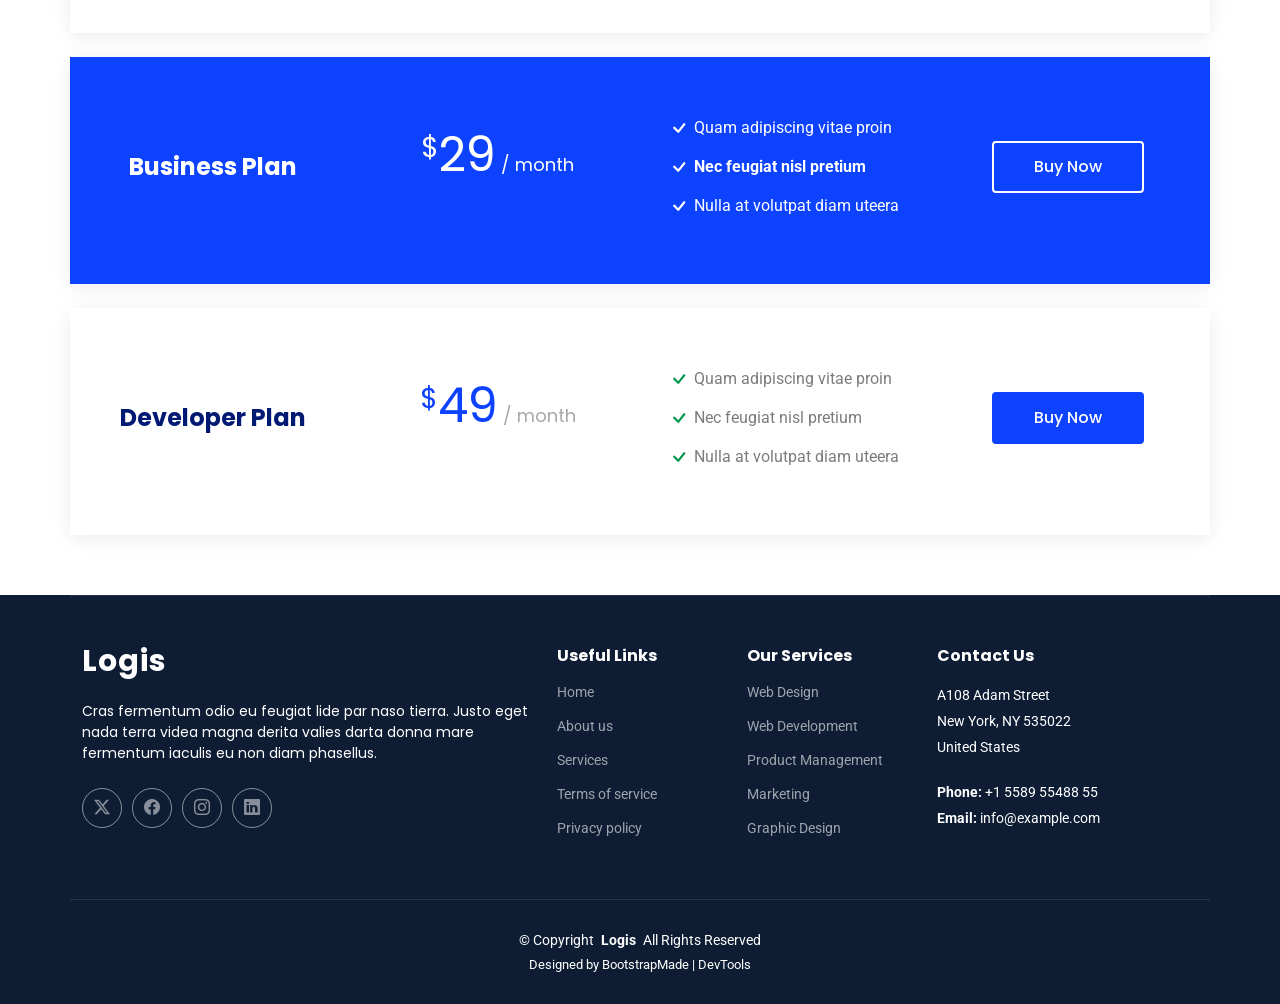
<file: penumpang/template/pricing.html>
<!DOCTYPE html>
<html lang="en">

<head>
  <meta charset="utf-8">
  <meta content="width=device-width, initial-scale=1.0" name="viewport">
  <title>Pricing - Logis Bootstrap Template</title>
  <meta name="description" content="">
  <meta name="keywords" content="">

  <!-- Favicons -->
  <link href="assets/img/favicon.png" rel="icon">
  <link href="assets/img/apple-touch-icon.png" rel="apple-touch-icon">

  <!-- Fonts -->
  <link href="https://fonts.googleapis.com" rel="preconnect">
  <link href="https://fonts.gstatic.com" rel="preconnect" crossorigin>
  <link href="https://fonts.googleapis.com/css2?family=Roboto:ital,wght@0,100;0,300;0,400;0,500;0,700;0,900;1,100;1,300;1,400;1,500;1,700;1,900&family=Poppins:ital,wght@0,100;0,200;0,300;0,400;0,500;0,600;0,700;0,800;0,900;1,100;1,200;1,300;1,400;1,500;1,600;1,700;1,800;1,900&display=swap" rel="stylesheet">

  <!-- Vendor CSS Files -->
  <link href="assets/vendor/bootstrap/css/bootstrap.min.css" rel="stylesheet">
  <link href="assets/vendor/bootstrap-icons/bootstrap-icons.css" rel="stylesheet">
  <link href="assets/vendor/aos/aos.css" rel="stylesheet">
  <link href="assets/vendor/fontawesome-free/css/all.min.css" rel="stylesheet">
  <link href="assets/vendor/glightbox/css/glightbox.min.css" rel="stylesheet">
  <link href="assets/vendor/swiper/swiper-bundle.min.css" rel="stylesheet">

  <!-- Main CSS File -->
  <link href="assets/css/main.css" rel="stylesheet">

  <!-- =======================================================
  * Template Name: Logis
  * Template URL: https://bootstrapmade.com/logis-bootstrap-logistics-website-template/
  * Updated: Apr 08 2026 with Bootstrap v5.3.8
  * Author: BootstrapMade.com
  * License: https://bootstrapmade.com/license/
  ======================================================== -->
</head>

<body class="pricing-page">

  <header id="header" class="header d-flex align-items-center fixed-top">
    <div class="container-fluid container-xl position-relative d-flex align-items-center">

      <a href="index.html" class="logo d-flex align-items-center me-auto">
        <!-- Uncomment the line below if you also wish to use an image logo -->
        <!-- <img src="assets/img/logo.png" alt=""> -->
        <h1 class="sitename">Logis</h1>
      </a>

      <nav id="navmenu" class="navmenu">
        <ul>
          <li><a href="index.html">Home<br></a></li>
          <li><a href="about.html">About</a></li>
          <li><a href="services.html">Services</a></li>
          <li><a href="pricing.html" class="active">Pricing</a></li>
          <li class="dropdown"><a href="#"><span>Dropdown</span> <i class="bi bi-chevron-down toggle-dropdown"></i></a>
            <ul>
              <li><a href="#">Dropdown 1</a></li>
              <li class="dropdown"><a href="#"><span>Deep Dropdown</span> <i class="bi bi-chevron-down toggle-dropdown"></i></a>
                <ul>
                  <li><a href="#">Deep Dropdown 1</a></li>
                  <li><a href="#">Deep Dropdown 2</a></li>
                  <li><a href="#">Deep Dropdown 3</a></li>
                  <li><a href="#">Deep Dropdown 4</a></li>
                  <li><a href="#">Deep Dropdown 5</a></li>
                </ul>
              </li>
              <li><a href="#">Dropdown 2</a></li>
              <li><a href="#">Dropdown 3</a></li>
              <li><a href="#">Dropdown 4</a></li>
            </ul>
          </li>
          <li><a href="contact.html">Contact</a></li>
        </ul>
        <i class="mobile-nav-toggle d-xl-none bi bi-list"></i>
      </nav>

      <a class="btn-getstarted" href="get-a-quote.html">Get a Quote</a>

    </div>
  </header>

  <main class="main">

    <!-- Page Title -->
    <div class="page-title dark-background" data-aos="fade" style="background-image: url(assets/img/page-title-bg.jpg);">
      <div class="container position-relative">
        <h1>Pricing</h1>
        <p>Esse dolorum voluptatum ullam est sint nemo et est ipsa porro placeat quibusdam quia assumenda numquam molestias.</p>
        <nav class="breadcrumbs">
          <ol>
            <li><a href="index.html">Home</a></li>
            <li class="current">Pricing</li>
          </ol>
        </nav>
      </div>
    </div><!-- End Page Title -->

    <!-- Pricing Section -->
    <section id="pricing" class="pricing section">

      <!-- Section Title -->
      <div class="container section-title" data-aos="fade-up">
        <span>Pricing</span>
        <h2>Pricing</h2>
        <p>Necessitatibus eius consequatur ex aliquid fuga eum quidem sint consectetur velit</p>
      </div><!-- End Section Title -->

      <div class="container">

        <div class="row gy-4">

          <div class="col-lg-4" data-aos="zoom-in" data-aos-delay="100">
            <div class="pricing-item">
              <h3>Free Plan</h3>
              <h4><sup>$</sup>0<span> / month</span></h4>
              <ul>
                <li><i class="bi bi-check"></i> <span>Quam adipiscing vitae proin</span></li>
                <li><i class="bi bi-check"></i> <span>Nec feugiat nisl pretium</span></li>
                <li><i class="bi bi-check"></i> <span>Nulla at volutpat diam uteera</span></li>
                <li class="na"><i class="bi bi-x"></i> <span>Pharetra massa massa ultricies</span></li>
                <li class="na"><i class="bi bi-x"></i> <span>Massa ultricies mi quis hendrerit</span></li>
              </ul>
              <a href="#" class="buy-btn">Buy Now</a>
            </div>
          </div><!-- End Pricing Item -->

          <div class="col-lg-4" data-aos="zoom-in" data-aos-delay="200">
            <div class="pricing-item featured">
              <h3>Business Plan</h3>
              <h4><sup>$</sup>29<span> / month</span></h4>
              <ul>
                <li><i class="bi bi-check"></i> <span>Quam adipiscing vitae proin</span></li>
                <li><i class="bi bi-check"></i> <span>Nec feugiat nisl pretium</span></li>
                <li><i class="bi bi-check"></i> <span>Nulla at volutpat diam uteera</span></li>
                <li><i class="bi bi-check"></i> <span>Pharetra massa massa ultricies</span></li>
                <li><i class="bi bi-check"></i> <span>Massa ultricies mi quis hendrerit</span></li>
              </ul>
              <a href="#" class="buy-btn">Buy Now</a>
            </div>
          </div><!-- End Pricing Item -->

          <div class="col-lg-4" data-aos="zoom-in" data-aos-delay="300">
            <div class="pricing-item">
              <h3>Developer Plan</h3>
              <h4><sup>$</sup>49<span> / month</span></h4>
              <ul>
                <li><i class="bi bi-check"></i> <span>Quam adipiscing vitae proin</span></li>
                <li><i class="bi bi-check"></i> <span>Nec feugiat nisl pretium</span></li>
                <li><i class="bi bi-check"></i> <span>Nulla at volutpat diam uteera</span></li>
                <li><i class="bi bi-check"></i> <span>Pharetra massa massa ultricies</span></li>
                <li><i class="bi bi-check"></i> <span>Massa ultricies mi quis hendrerit</span></li>
              </ul>
              <a href="#" class="buy-btn">Buy Now</a>
            </div>
          </div><!-- End Pricing Item -->

        </div>

      </div>

    </section><!-- /Pricing Section -->

    <!-- Alt Pricing Section -->
    <section id="alt-pricing" class="alt-pricing section">

      <!-- Section Title -->
      <div class="container section-title" data-aos="fade-up">
        <span>Alt Pricing<br></span>
        <h2>Alt Pricing</h2>
        <p>Necessitatibus eius consequatur ex aliquid fuga eum quidem sint consectetur velit</p>
      </div><!-- End Section Title -->

      <div class="container">

        <div class="row gy-4 pricing-item" data-aos="fade-up" data-aos-delay="100">
          <div class="col-lg-3 d-flex align-items-center justify-content-center">
            <h3>Free Plan</h3>
          </div>
          <div class="col-lg-3 d-flex align-items-center justify-content-center">
            <h4><sup>$</sup>0<span> / month</span></h4>
          </div>
          <div class="col-lg-3 d-flex align-items-center justify-content-center">
            <ul>
              <li><i class="bi bi-check"></i> <span>Quam adipiscing vitae proin</span></li>
              <li><i class="bi bi-check"></i> <span>Nulla at volutpat diam uteera</span></li>
              <li class="na"><i class="bi bi-x"></i> <span>Pharetra massa massa ultricies</span></li>
            </ul>
          </div>
          <div class="col-lg-3 d-flex align-items-center justify-content-center">
            <div class="text-center"><a href="#" class="buy-btn">Buy Now</a></div>
          </div>
        </div><!-- End Pricing Item -->

        <div class="row gy-4 pricing-item featured mt-4" data-aos="fade-up" data-aos-delay="200">
          <div class="col-lg-3 d-flex align-items-center justify-content-center">
            <h3>Business Plan</h3>
          </div>
          <div class="col-lg-3 d-flex align-items-center justify-content-center">
            <h4><sup>$</sup>29<span> / month</span></h4>
          </div>
          <div class="col-lg-3 d-flex align-items-center justify-content-center">
            <ul>
              <li><i class="bi bi-check"></i> <span>Quam adipiscing vitae proin</span></li>
              <li><i class="bi bi-check"></i> <strong>Nec feugiat nisl pretium</strong></li>
              <li><i class="bi bi-check"></i> <span>Nulla at volutpat diam uteera</span></li>
            </ul>
          </div>
          <div class="col-lg-3 d-flex align-items-center justify-content-center">
            <div class="text-center"><a href="#" class="buy-btn">Buy Now</a></div>
          </div>
        </div><!-- End Pricing Item -->

        <div class="row gy-4 pricing-item mt-4" data-aos="fade-up" data-aos-delay="300">
          <div class="col-lg-3 d-flex align-items-center justify-content-center">
            <h3>Developer Plan</h3>
          </div>
          <div class="col-lg-3 d-flex align-items-center justify-content-center">
            <h4><sup>$</sup>49<span> / month</span></h4>
          </div>
          <div class="col-lg-3 d-flex align-items-center justify-content-center">
            <ul>
              <li><i class="bi bi-check"></i> <span>Quam adipiscing vitae proin</span></li>
              <li><i class="bi bi-check"></i> <span>Nec feugiat nisl pretium</span></li>
              <li><i class="bi bi-check"></i> <span>Nulla at volutpat diam uteera</span></li>
            </ul>
          </div>
          <div class="col-lg-3 d-flex align-items-center justify-content-center">
            <div class="text-center"><a href="#" class="buy-btn">Buy Now</a></div>
          </div>
        </div><!-- End Pricing Item -->

      </div>

    </section><!-- /Alt Pricing Section -->

  </main>

  <footer id="footer" class="footer dark-background">

    <div class="container footer-top">
      <div class="row gy-4">
        <div class="col-lg-5 col-md-12 footer-about">
          <a href="index.html" class="logo d-flex align-items-center">
            <span class="sitename">Logis</span>
          </a>
          <p>Cras fermentum odio eu feugiat lide par naso tierra. Justo eget nada terra videa magna derita valies darta donna mare fermentum iaculis eu non diam phasellus.</p>
          <div class="social-links d-flex mt-4">
            <a href=""><i class="bi bi-twitter-x"></i></a>
            <a href=""><i class="bi bi-facebook"></i></a>
            <a href=""><i class="bi bi-instagram"></i></a>
            <a href=""><i class="bi bi-linkedin"></i></a>
          </div>
        </div>

        <div class="col-lg-2 col-6 footer-links">
          <h4>Useful Links</h4>
          <ul>
            <li><a href="#">Home</a></li>
            <li><a href="#">About us</a></li>
            <li><a href="#">Services</a></li>
            <li><a href="#">Terms of service</a></li>
            <li><a href="#">Privacy policy</a></li>
          </ul>
        </div>

        <div class="col-lg-2 col-6 footer-links">
          <h4>Our Services</h4>
          <ul>
            <li><a href="#">Web Design</a></li>
            <li><a href="#">Web Development</a></li>
            <li><a href="#">Product Management</a></li>
            <li><a href="#">Marketing</a></li>
            <li><a href="#">Graphic Design</a></li>
          </ul>
        </div>

        <div class="col-lg-3 col-md-12 footer-contact text-center text-md-start">
          <h4>Contact Us</h4>
          <p>A108 Adam Street</p>
          <p>New York, NY 535022</p>
          <p>United States</p>
          <p class="mt-4"><strong>Phone:</strong> <span>+1 5589 55488 55</span></p>
          <p><strong>Email:</strong> <span>info@example.com</span></p>
        </div>

      </div>
    </div>

    <div class="container copyright text-center mt-4">
      <p>© <span>Copyright</span> <strong class="px-1 sitename">Logis</strong> <span>All Rights Reserved</span></p>
      <div class="credits">
        <!-- All the links in the footer should remain intact. -->
        <!-- You can delete the links only if you've purchased the pro version. -->
        <!-- Licensing information: https://bootstrapmade.com/license/ -->
        <!-- Purchase the pro version with working PHP/AJAX contact form: [buy-url] -->
        Designed by <a href="https://bootstrapmade.com/">BootstrapMade</a> | <a href="https://bootstrapmade.com/tools/">DevTools</a>
      </div>
    </div>

  </footer>

  <!-- Scroll Top -->
  <a href="#" id="scroll-top" class="scroll-top d-flex align-items-center justify-content-center"><i class="bi bi-arrow-up-short"></i></a>

  <!-- Preloader -->
  <div id="preloader"></div>

  <!-- Vendor JS Files -->
  <script src="assets/vendor/bootstrap/js/bootstrap.bundle.min.js"></script>
  <script src="assets/vendor/php-email-form/validate.js"></script>
  <script src="assets/vendor/aos/aos.js"></script>
  <script src="assets/vendor/purecounter/purecounter_vanilla.js"></script>
  <script src="assets/vendor/glightbox/js/glightbox.min.js"></script>
  <script src="assets/vendor/swiper/swiper-bundle.min.js"></script>

  <!-- Main JS File -->
  <script src="assets/js/main.js"></script>

</body>

</html>
</file>
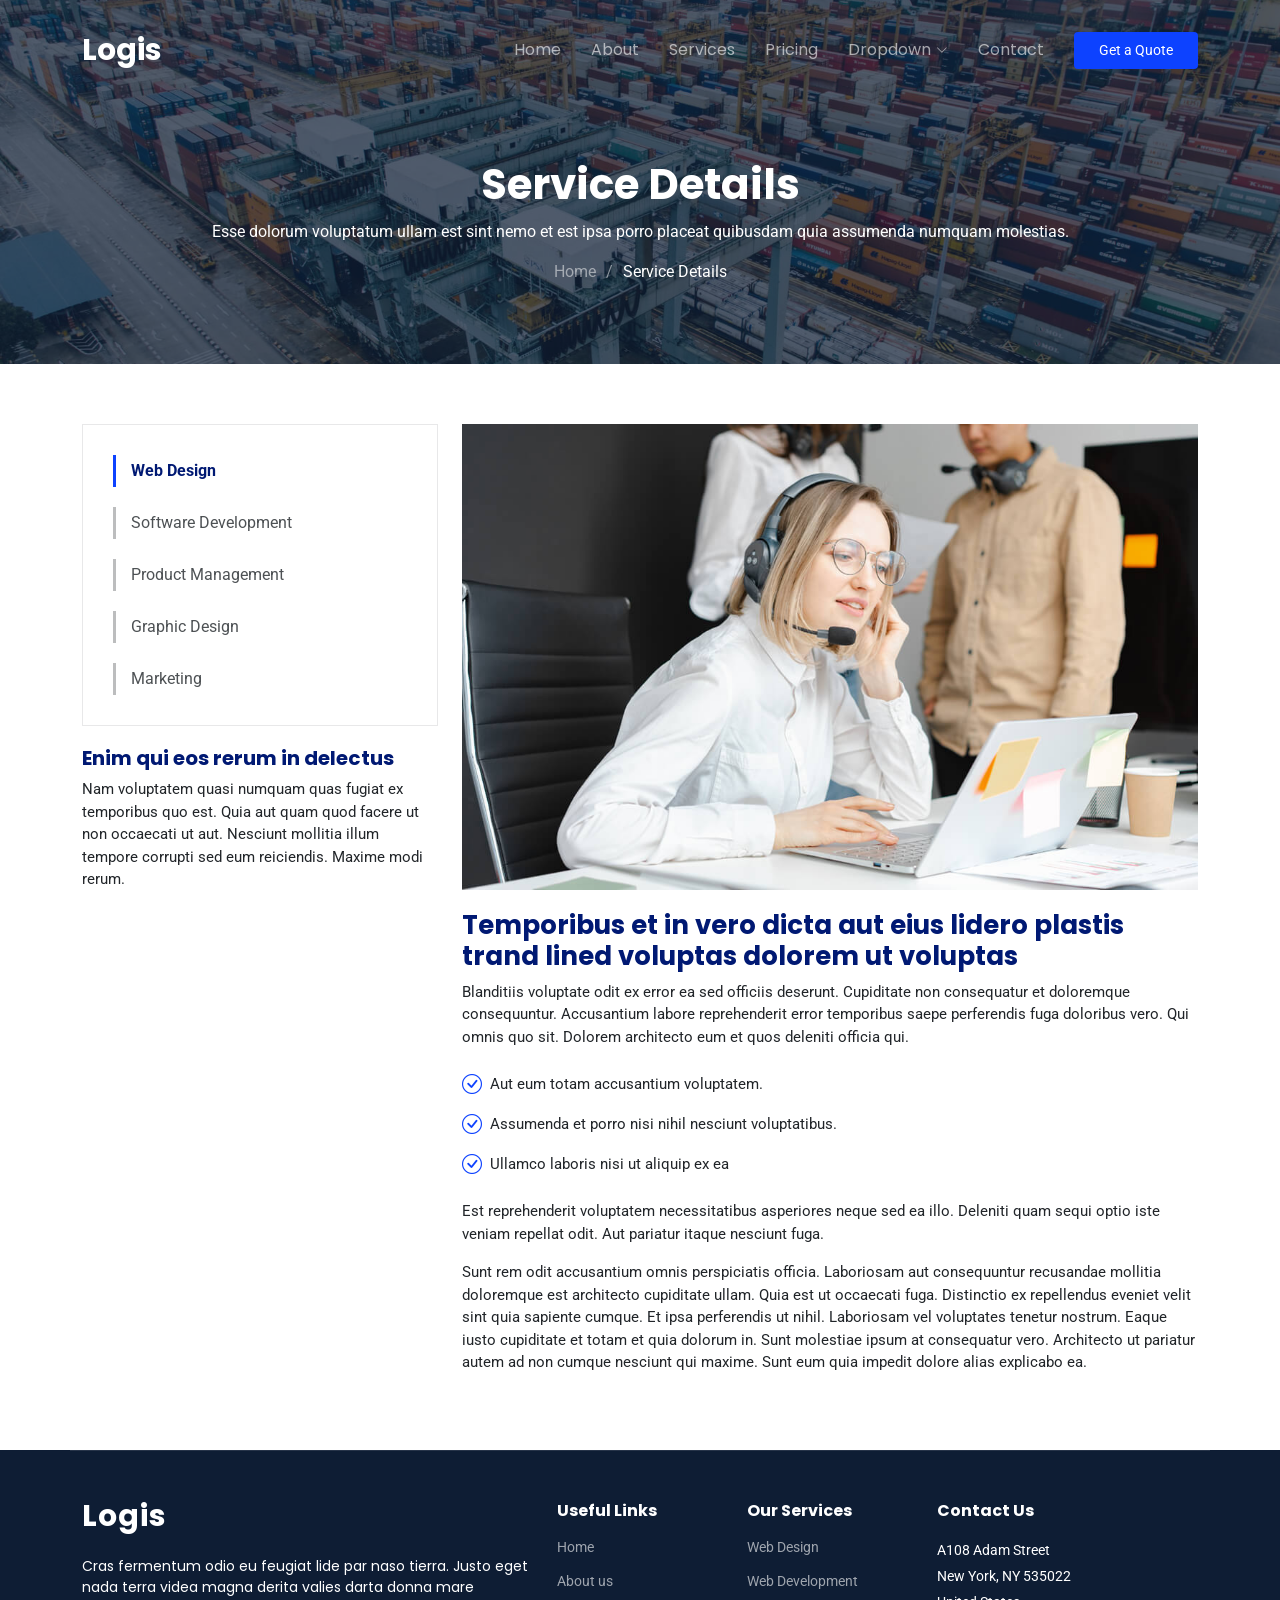
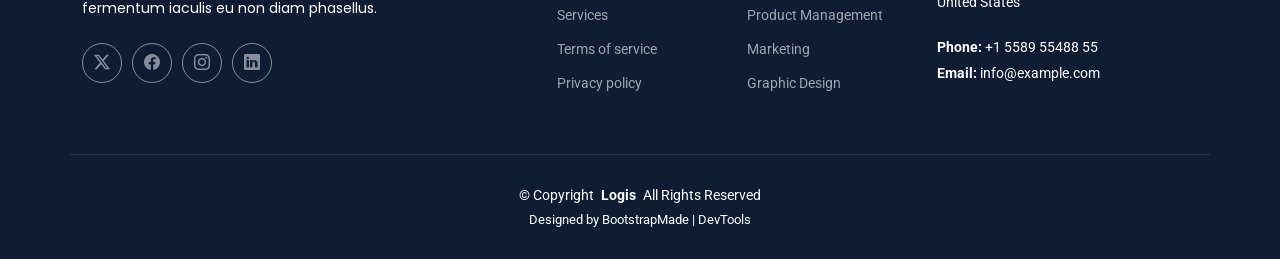
<file: penumpang/template/service-details.html>
<!DOCTYPE html>
<html lang="en">

<head>
  <meta charset="utf-8">
  <meta content="width=device-width, initial-scale=1.0" name="viewport">
  <title>Service Details - Logis Bootstrap Template</title>
  <meta name="description" content="">
  <meta name="keywords" content="">

  <!-- Favicons -->
  <link href="assets/img/favicon.png" rel="icon">
  <link href="assets/img/apple-touch-icon.png" rel="apple-touch-icon">

  <!-- Fonts -->
  <link href="https://fonts.googleapis.com" rel="preconnect">
  <link href="https://fonts.gstatic.com" rel="preconnect" crossorigin>
  <link href="https://fonts.googleapis.com/css2?family=Roboto:ital,wght@0,100;0,300;0,400;0,500;0,700;0,900;1,100;1,300;1,400;1,500;1,700;1,900&family=Poppins:ital,wght@0,100;0,200;0,300;0,400;0,500;0,600;0,700;0,800;0,900;1,100;1,200;1,300;1,400;1,500;1,600;1,700;1,800;1,900&display=swap" rel="stylesheet">

  <!-- Vendor CSS Files -->
  <link href="assets/vendor/bootstrap/css/bootstrap.min.css" rel="stylesheet">
  <link href="assets/vendor/bootstrap-icons/bootstrap-icons.css" rel="stylesheet">
  <link href="assets/vendor/aos/aos.css" rel="stylesheet">
  <link href="assets/vendor/fontawesome-free/css/all.min.css" rel="stylesheet">
  <link href="assets/vendor/glightbox/css/glightbox.min.css" rel="stylesheet">
  <link href="assets/vendor/swiper/swiper-bundle.min.css" rel="stylesheet">

  <!-- Main CSS File -->
  <link href="assets/css/main.css" rel="stylesheet">

  <!-- =======================================================
  * Template Name: Logis
  * Template URL: https://bootstrapmade.com/logis-bootstrap-logistics-website-template/
  * Updated: Apr 08 2026 with Bootstrap v5.3.8
  * Author: BootstrapMade.com
  * License: https://bootstrapmade.com/license/
  ======================================================== -->
</head>

<body class="service-details-page">

  <header id="header" class="header d-flex align-items-center fixed-top">
    <div class="container-fluid container-xl position-relative d-flex align-items-center">

      <a href="index.html" class="logo d-flex align-items-center me-auto">
        <!-- Uncomment the line below if you also wish to use an image logo -->
        <!-- <img src="assets/img/logo.png" alt=""> -->
        <h1 class="sitename">Logis</h1>
      </a>

      <nav id="navmenu" class="navmenu">
        <ul>
          <li><a href="index.html">Home<br></a></li>
          <li><a href="about.html">About</a></li>
          <li><a href="services.html">Services</a></li>
          <li><a href="pricing.html">Pricing</a></li>
          <li class="dropdown"><a href="#"><span>Dropdown</span> <i class="bi bi-chevron-down toggle-dropdown"></i></a>
            <ul>
              <li><a href="#">Dropdown 1</a></li>
              <li class="dropdown"><a href="#"><span>Deep Dropdown</span> <i class="bi bi-chevron-down toggle-dropdown"></i></a>
                <ul>
                  <li><a href="#">Deep Dropdown 1</a></li>
                  <li><a href="#">Deep Dropdown 2</a></li>
                  <li><a href="#">Deep Dropdown 3</a></li>
                  <li><a href="#">Deep Dropdown 4</a></li>
                  <li><a href="#">Deep Dropdown 5</a></li>
                </ul>
              </li>
              <li><a href="#">Dropdown 2</a></li>
              <li><a href="#">Dropdown 3</a></li>
              <li><a href="#">Dropdown 4</a></li>
            </ul>
          </li>
          <li><a href="contact.html">Contact</a></li>
        </ul>
        <i class="mobile-nav-toggle d-xl-none bi bi-list"></i>
      </nav>

      <a class="btn-getstarted" href="get-a-quote.html">Get a Quote</a>

    </div>
  </header>

  <main class="main">

    <!-- Page Title -->
    <div class="page-title dark-background" data-aos="fade" style="background-image: url(assets/img/page-title-bg.jpg);">
      <div class="container position-relative">
        <h1>Service Details</h1>
        <p>Esse dolorum voluptatum ullam est sint nemo et est ipsa porro placeat quibusdam quia assumenda numquam molestias.</p>
        <nav class="breadcrumbs">
          <ol>
            <li><a href="index.html">Home</a></li>
            <li class="current">Service Details</li>
          </ol>
        </nav>
      </div>
    </div><!-- End Page Title -->

    <!-- Service Details Section -->
    <section id="service-details" class="service-details section">

      <div class="container">

        <div class="row gy-4">

          <div class="col-lg-4" data-aos="fade-up" data-aos-delay="100">
            <div class="services-list">
              <a href="#" class="active">Web Design</a>
              <a href="#">Software Development</a>
              <a href="#">Product Management</a>
              <a href="#">Graphic Design</a>
              <a href="#">Marketing</a>
            </div>

            <h4>Enim qui eos rerum in delectus</h4>
            <p>Nam voluptatem quasi numquam quas fugiat ex temporibus quo est. Quia aut quam quod facere ut non occaecati ut aut. Nesciunt mollitia illum tempore corrupti sed eum reiciendis. Maxime modi rerum.</p>
          </div>

          <div class="col-lg-8" data-aos="fade-up" data-aos-delay="200">
            <img src="assets/img/services.jpg" alt="" class="img-fluid services-img">
            <h3>Temporibus et in vero dicta aut eius lidero plastis trand lined voluptas dolorem ut voluptas</h3>
            <p>
              Blanditiis voluptate odit ex error ea sed officiis deserunt. Cupiditate non consequatur et doloremque consequuntur. Accusantium labore reprehenderit error temporibus saepe perferendis fuga doloribus vero. Qui omnis quo sit. Dolorem architecto eum et quos deleniti officia qui.
            </p>
            <ul>
              <li><i class="bi bi-check-circle"></i> <span>Aut eum totam accusantium voluptatem.</span></li>
              <li><i class="bi bi-check-circle"></i> <span>Assumenda et porro nisi nihil nesciunt voluptatibus.</span></li>
              <li><i class="bi bi-check-circle"></i> <span>Ullamco laboris nisi ut aliquip ex ea</span></li>
            </ul>
            <p>
              Est reprehenderit voluptatem necessitatibus asperiores neque sed ea illo. Deleniti quam sequi optio iste veniam repellat odit. Aut pariatur itaque nesciunt fuga.
            </p>
            <p>
              Sunt rem odit accusantium omnis perspiciatis officia. Laboriosam aut consequuntur recusandae mollitia doloremque est architecto cupiditate ullam. Quia est ut occaecati fuga. Distinctio ex repellendus eveniet velit sint quia sapiente cumque. Et ipsa perferendis ut nihil. Laboriosam vel voluptates tenetur nostrum. Eaque iusto cupiditate et totam et quia dolorum in. Sunt molestiae ipsum at consequatur vero. Architecto ut pariatur autem ad non cumque nesciunt qui maxime. Sunt eum quia impedit dolore alias explicabo ea.
            </p>
          </div>

        </div>

      </div>

    </section><!-- /Service Details Section -->

  </main>

  <footer id="footer" class="footer dark-background">

    <div class="container footer-top">
      <div class="row gy-4">
        <div class="col-lg-5 col-md-12 footer-about">
          <a href="index.html" class="logo d-flex align-items-center">
            <span class="sitename">Logis</span>
          </a>
          <p>Cras fermentum odio eu feugiat lide par naso tierra. Justo eget nada terra videa magna derita valies darta donna mare fermentum iaculis eu non diam phasellus.</p>
          <div class="social-links d-flex mt-4">
            <a href=""><i class="bi bi-twitter-x"></i></a>
            <a href=""><i class="bi bi-facebook"></i></a>
            <a href=""><i class="bi bi-instagram"></i></a>
            <a href=""><i class="bi bi-linkedin"></i></a>
          </div>
        </div>

        <div class="col-lg-2 col-6 footer-links">
          <h4>Useful Links</h4>
          <ul>
            <li><a href="#">Home</a></li>
            <li><a href="#">About us</a></li>
            <li><a href="#">Services</a></li>
            <li><a href="#">Terms of service</a></li>
            <li><a href="#">Privacy policy</a></li>
          </ul>
        </div>

        <div class="col-lg-2 col-6 footer-links">
          <h4>Our Services</h4>
          <ul>
            <li><a href="#">Web Design</a></li>
            <li><a href="#">Web Development</a></li>
            <li><a href="#">Product Management</a></li>
            <li><a href="#">Marketing</a></li>
            <li><a href="#">Graphic Design</a></li>
          </ul>
        </div>

        <div class="col-lg-3 col-md-12 footer-contact text-center text-md-start">
          <h4>Contact Us</h4>
          <p>A108 Adam Street</p>
          <p>New York, NY 535022</p>
          <p>United States</p>
          <p class="mt-4"><strong>Phone:</strong> <span>+1 5589 55488 55</span></p>
          <p><strong>Email:</strong> <span>info@example.com</span></p>
        </div>

      </div>
    </div>

    <div class="container copyright text-center mt-4">
      <p>© <span>Copyright</span> <strong class="px-1 sitename">Logis</strong> <span>All Rights Reserved</span></p>
      <div class="credits">
        <!-- All the links in the footer should remain intact. -->
        <!-- You can delete the links only if you've purchased the pro version. -->
        <!-- Licensing information: https://bootstrapmade.com/license/ -->
        <!-- Purchase the pro version with working PHP/AJAX contact form: [buy-url] -->
        Designed by <a href="https://bootstrapmade.com/">BootstrapMade</a> | <a href="https://bootstrapmade.com/tools/">DevTools</a>
      </div>
    </div>

  </footer>

  <!-- Scroll Top -->
  <a href="#" id="scroll-top" class="scroll-top d-flex align-items-center justify-content-center"><i class="bi bi-arrow-up-short"></i></a>

  <!-- Preloader -->
  <div id="preloader"></div>

  <!-- Vendor JS Files -->
  <script src="assets/vendor/bootstrap/js/bootstrap.bundle.min.js"></script>
  <script src="assets/vendor/php-email-form/validate.js"></script>
  <script src="assets/vendor/aos/aos.js"></script>
  <script src="assets/vendor/purecounter/purecounter_vanilla.js"></script>
  <script src="assets/vendor/glightbox/js/glightbox.min.js"></script>
  <script src="assets/vendor/swiper/swiper-bundle.min.js"></script>

  <!-- Main JS File -->
  <script src="assets/js/main.js"></script>

</body>

</html>
</file>
<file: admin/template/assets/libs/apexcharts/apexcharts.css>
@keyframes opaque {
  0% {
    opacity: 0
  }

  to {
    opacity: 1
  }
}

@keyframes resizeanim {

  0%,
  to {
    opacity: 0
  }
}

.apexcharts-canvas {
  position: relative;
  direction: ltr !important;
  user-select: none;
  /* Focus indicator colour. Themes override below. */
  --apexcharts-focus-color: #008FFB;
}

/* Dark theme & high-contrast: brighter focus colour for sufficient contrast. */
.apexcharts-canvas .apexcharts-theme-dark,
.apexcharts-theme-dark.apexcharts-canvas {
  --apexcharts-focus-color: #FFD500;
}
.apexcharts-canvas.apexcharts-high-contrast,
.apexcharts-high-contrast.apexcharts-canvas {
  --apexcharts-focus-color: #FFFF00;
}

/* Visually-hidden aria-live status region (WCAG 4.1.3 Status Messages). */
.apexcharts-sr-status {
  position: absolute;
  width: 1px;
  height: 1px;
  padding: 0;
  margin: -1px;
  overflow: hidden;
  clip: rect(0, 0, 0, 0);
  white-space: nowrap;
  border: 0;
}

/* Respect OS-level reduced-motion preference (WCAG 2.3.3). */
@media (prefers-reduced-motion: reduce) {
  .apexcharts-canvas *,
  .apexcharts-canvas *::before,
  .apexcharts-canvas *::after {
    animation-duration: 0.01ms !important;
    animation-iteration-count: 1 !important;
    transition-duration: 0.01ms !important;
  }
}

.apexcharts-canvas ::-webkit-scrollbar {
  -webkit-appearance: none;
  width: 6px
}

.apexcharts-canvas ::-webkit-scrollbar-thumb {
  border-radius: 4px;
  background-color: rgba(0, 0, 0, .5);
  box-shadow: 0 0 1px rgba(255, 255, 255, .5);
  -webkit-box-shadow: 0 0 1px rgba(255, 255, 255, .5)
}

.apexcharts-inner {
  position: relative
}

.apexcharts-text tspan {
  font-family: inherit
}

rect.legend-mouseover-inactive,
.legend-mouseover-inactive rect,
.legend-mouseover-inactive path,
.legend-mouseover-inactive circle,
.legend-mouseover-inactive line,
.legend-mouseover-inactive text.apexcharts-yaxis-title-text,
.legend-mouseover-inactive text.apexcharts-yaxis-label {
  transition: .15s ease all;
  opacity: .2
}

.apexcharts-legend-text {
  padding-left: 15px;
  margin-left: -15px;
}

.apexcharts-legend-series[role="button"]:focus {
  outline: 2px solid var(--apexcharts-focus-color, #008FFB);
  outline-offset: 2px;
}

.apexcharts-legend-series[role="button"]:focus:not(:focus-visible) {
  outline: none;
}

.apexcharts-legend-series[role="button"]:focus-visible {
  outline: 2px solid var(--apexcharts-focus-color, #008FFB);
  outline-offset: 2px;
}

.apexcharts-series-collapsed {
  opacity: 0
}

.apexcharts-canvas svg:focus:not(:focus-visible) {
  outline: none;
}

/* Keyboard navigation focus indicator on SVG data elements.
   SVG elements don't support CSS outline, so we use stroke. */
.apexcharts-bar-area.apexcharts-keyboard-focused,
.apexcharts-candlestick-area.apexcharts-keyboard-focused,
.apexcharts-boxPlot-area.apexcharts-keyboard-focused,
.apexcharts-rangebar-area.apexcharts-keyboard-focused,
.apexcharts-pie-area.apexcharts-keyboard-focused,
.apexcharts-heatmap-rect.apexcharts-keyboard-focused,
.apexcharts-treemap-rect.apexcharts-keyboard-focused {
  stroke: var(--apexcharts-focus-color, #008FFB);
  stroke-width: 2;
  stroke-opacity: 1;
}

.apexcharts-tooltip {
  --apx-tt-bg: #ffffff;
  --apx-tt-border: rgba(15, 23, 42, 0.06);
  /* Layered shadow: tight inner contact + soft outer drop. The two Y
   * offsets are exposed as variables so they flip in sync with the
   * arrow when the tooltip is below the data point — see the
   * `[data-placement="bottom"]` rule further down. */
  --apx-tt-shadow-y-mid: 8px;
  --apx-tt-shadow-y-far: 16px;
  --apx-tt-shadow: 0 0 0 1px rgba(15, 23, 42, 0.04), 0 var(--apx-tt-shadow-y-mid) 16px -6px rgba(15, 23, 42, 0.12), 0 var(--apx-tt-shadow-y-far) 36px -12px rgba(15, 23, 42, 0.18);
  --apx-tt-arrow-bg: var(--apx-tt-bg);
  /* Two stacked drop-shadows: the first is a tight contact halo for
   * edge definition against light chart backgrounds; the second is a
   * softer directional drop that lifts the arrow off the surface.
   * `--apx-tt-arrow-drop-y` is the Y offset of the directional drop;
   * a per-placement rule below flips it to negative when the tooltip
   * is below the data point (arrow on top) so the shadow always
   * casts outward instead of into the tooltip body. */
  --apx-tt-arrow-drop-y: 2px;
  --apx-tt-arrow-shadow: drop-shadow(0 0 0.5px rgba(15, 23, 42, 0.2)) drop-shadow(0 var(--apx-tt-arrow-drop-y) 4px rgba(15, 23, 42, 0.2));
  --apx-tt-color: #0f172a;
  --apx-tt-color-muted: rgba(15, 23, 42, 0.55);
  border-radius: 8px;
  background: var(--apx-tt-bg);
  border: 1px solid var(--apx-tt-border);
  box-shadow: var(--apx-tt-shadow);
  color: var(--apx-tt-color);
  cursor: default;
  font-size: 13px;
  left: 0;
  top: 0;
  opacity: 0;
  pointer-events: none;
  position: absolute;
  display: flex;
  flex-direction: column;
  padding: 2px 0;
  white-space: nowrap;
  z-index: 12;
  transition: opacity .12s ease
}

/* While the tooltip is visible, smoothly animate position changes
 * between data points. Kept short (160 ms) and ease-out so it stays
 * responsive — too long would feel laggy when sweeping across many
 * points fast. The position transition is only attached after the
 * first paint (Position.applyTooltipPosition flips `data-positioned`
 * once the tooltip has been placed) so the *first* show doesn't slide
 * the tooltip in from the previously-stale (0,0) coordinates. */
.apexcharts-tooltip.apexcharts-active {
  opacity: 1;
  transition: opacity .12s ease
}
.apexcharts-tooltip.apexcharts-active[data-positioned="true"] {
  transition: opacity .12s ease, left .16s ease-out, top .16s ease-out
}

.apexcharts-tooltip.apexcharts-theme-light {
  /* defaults already set above; class kept for backward-compat selectors */
}

.apexcharts-tooltip.apexcharts-theme-dark {
  --apx-tt-bg: #1c1c1f;
  --apx-tt-border: rgba(255, 255, 255, 0.08);
  --apx-tt-shadow: 0 0 0 1px rgba(0, 0, 0, 0.4), 0 var(--apx-tt-shadow-y-mid) 16px -6px rgba(0, 0, 0, 0.45), 0 var(--apx-tt-shadow-y-far) 36px -12px rgba(0, 0, 0, 0.55);
  --apx-tt-arrow-shadow: drop-shadow(0 0 0.5px rgba(0, 0, 0, 0.55)) drop-shadow(0 var(--apx-tt-arrow-drop-y) 4px rgba(0, 0, 0, 0.45));
  --apx-tt-color: #f3f4f6;
  --apx-tt-color-muted: rgba(243, 244, 246, 0.55);
}

.apexcharts-tooltip * {
  font-family: inherit
}

.apexcharts-tooltip-title {
  padding: 8px 12px 4px;
  font-size: 12px;
  font-weight: 600;
  letter-spacing: 0.01em;
  color: var(--apx-tt-color-muted);
  background: transparent;
  border-bottom: none;
  margin-bottom: 0
}

.apexcharts-tooltip.apexcharts-theme-light .apexcharts-tooltip-title,
.apexcharts-tooltip.apexcharts-theme-dark .apexcharts-tooltip-title {
  background: transparent;
  border-bottom: none
}

/* `fillSeriesColor`: each series-group already paints itself with the
 * series colour. Drop the glass body entirely (transparent bg, no
 * border, no backdrop-filter, no padding) and clip the coloured
 * series-group(s) to the tooltip's rounded corners so they fill the
 * shell edge-to-edge. Text inside the coloured group is forced to
 * white for contrast. */
.apexcharts-tooltip.apexcharts-tooltip-fill-series {
  background: transparent;
  -webkit-backdrop-filter: none;
  backdrop-filter: none;
  border: none;
  padding: 0;
  overflow: hidden;
  color: #fff
}

.apexcharts-tooltip.apexcharts-tooltip-fill-series .apexcharts-tooltip-title {
  background: rgba(0, 0, 0, 0.22);
  color: #fff;
  opacity: 1;
  padding: 6px 12px
}

.apexcharts-tooltip.apexcharts-tooltip-fill-series .apexcharts-tooltip-series-group {
  color: #fff
}

/* Arrow connector — sits *entirely outside* the tooltip body. Shares
 * the body's solid fill so it reads as a single shape. `filter:
 * drop-shadow` traces the clipped triangle outline (a regular
 * `box-shadow` would be erased by the `clip-path`). */
.apexcharts-tooltip-arrow {
  position: absolute;
  width: 7px;
  height: 14px;
  background: var(--apx-tt-arrow-bg);
  /* The variable already contains the full `drop-shadow(...) ...` filter
   * chain (stacked shadows) so it's applied raw. */
  -webkit-filter: var(--apx-tt-arrow-shadow);
  filter: var(--apx-tt-arrow-shadow);
  pointer-events: none;
  top: calc(var(--apx-tt-arrow-y, 50%) - 7px)
}

.apexcharts-tooltip[data-placement="right"] .apexcharts-tooltip-arrow {
  left: -7px;
  clip-path: polygon(0 50%, 100% 0, 100% 100%)
}

.apexcharts-tooltip[data-placement="left"] .apexcharts-tooltip-arrow {
  right: -7px;
  clip-path: polygon(100% 50%, 0 0, 0 100%)
}

/* Vertical arrow variants: tooltip is above/below the data point and the
 * arrow points down/up. The base rule above uses `--apx-tt-arrow-y` for
 * left/right placement; for top/bottom we re-orient the rectangle and
 * use `--apx-tt-arrow-x` (set by applyTooltipPosition). */
.apexcharts-tooltip[data-placement="top"] .apexcharts-tooltip-arrow,
.apexcharts-tooltip[data-placement="bottom"] .apexcharts-tooltip-arrow {
  width: 14px;
  height: 7px;
  top: auto;
  left: calc(var(--apx-tt-arrow-x, 50%) - 7px)
}

.apexcharts-tooltip[data-placement="top"] .apexcharts-tooltip-arrow {
  bottom: -7px;
  clip-path: polygon(50% 100%, 0 0, 100% 0)
}

.apexcharts-tooltip[data-placement="bottom"] .apexcharts-tooltip-arrow {
  top: -7px;
  clip-path: polygon(50% 0, 0 100%, 100% 100%)
}

/* When the tooltip is flipped below the data point (arrow on top
 * pointing up), the default downward-biased shadows leave the top
 * edge of both the body *and* the arrow undefined. Flipping every
 * Y offset to negative casts the entire elevation upward so the
 * shadow falls between the tooltip and the bar above. */
.apexcharts-tooltip[data-placement="bottom"] {
  --apx-tt-shadow-y-mid: -8px;
  --apx-tt-shadow-y-far: -16px;
  --apx-tt-arrow-drop-y: -2px
}

.apexcharts-tooltip-text-goals-value,
.apexcharts-tooltip-text-y-value,
.apexcharts-tooltip-text-z-value {
  display: inline-block;
  margin-left: 5px;
  font-weight: 600
}

.apexcharts-tooltip-text-goals-label:empty,
.apexcharts-tooltip-text-goals-value:empty,
.apexcharts-tooltip-text-y-label:empty,
.apexcharts-tooltip-text-y-value:empty,
.apexcharts-tooltip-text-z-value:empty,
.apexcharts-tooltip-title:empty {
  display: none
}

.apexcharts-tooltip-text-goals-label,
.apexcharts-tooltip-text-goals-value {
  padding: 6px 0 5px
}

.apexcharts-tooltip-goals-group,
.apexcharts-tooltip-text-goals-label,
.apexcharts-tooltip-text-goals-value {
  display: flex
}

.apexcharts-tooltip-text-goals-label:not(:empty),
.apexcharts-tooltip-text-goals-value:not(:empty) {
  margin-top: -6px
}

.apexcharts-tooltip-marker {
  display: inline-flex;
  align-items: center;
  justify-content: center;
  position: relative;
  width: 12px;
  height: 12px;
  margin-right: 6px;
  vertical-align: middle;
  color: inherit;
}

.apexcharts-tooltip-marker svg {
  width: 100%;
  height: 100%;
  display: block;
}

.apexcharts-tooltip-series-group {
  padding: 4px 12px;
  display: none;
  gap: 8px;
  text-align: left;
  justify-content: left;
  align-items: center
}

.apexcharts-tooltip-series-group.apexcharts-active .apexcharts-tooltip-marker {
  opacity: 1
}

.apexcharts-tooltip-series-group.apexcharts-active:last-child,
.apexcharts-tooltip-series-group:last-child {
  padding-bottom: 8px
}

.apexcharts-tooltip-y-group {
  padding: 6px 0 5px
}

.apexcharts-custom-tooltip,
.apexcharts-tooltip-box {
  padding: 4px 8px
}

.apexcharts-tooltip-boxPlot {
  display: flex;
  flex-direction: column-reverse
}

.apexcharts-tooltip-box>div {
  margin: 4px 0
}

.apexcharts-tooltip-box span.value {
  font-weight: 700
}

.apexcharts-tooltip-rangebar {
  padding: 5px 8px
}

.apexcharts-tooltip-rangebar .category {
  font-weight: 600;
  color: #777
}

.apexcharts-tooltip-rangebar .series-name {
  font-weight: 700;
  display: block;
  margin-bottom: 5px
}

/* X/Y axis tooltips — small popovers that label the crosshair on the
 * axes. Restyled to match the modern data-tooltip palette: solid white
 * body with a subtle border + soft drop-shadow, smaller font, rounded
 * corners. The arrows still use the CSS border-triangle technique
 * (cheap, crisp at small sizes); their colours flow from CSS variables
 * so light/dark themes only need one override per axis. */
.apexcharts-xaxistooltip,
.apexcharts-yaxistooltip {
  --apx-axt-bg: #ffffff;
  --apx-axt-border: rgba(15, 23, 42, 0.08);
  --apx-axt-color: #0f172a;
  --apx-axt-shadow: 0 4px 12px -4px rgba(15, 23, 42, 0.18), 0 1px 3px -1px rgba(15, 23, 42, 0.12);
  opacity: 0;
  pointer-events: none;
  color: var(--apx-axt-color);
  font-size: 12px;
  font-weight: 500;
  text-align: center;
  border-radius: 6px;
  position: absolute;
  z-index: 10;
  background: var(--apx-axt-bg);
  border: 1px solid var(--apx-axt-border);
  box-shadow: var(--apx-axt-shadow)
}

.apexcharts-xaxistooltip.apexcharts-theme-dark,
.apexcharts-yaxistooltip.apexcharts-theme-dark {
  --apx-axt-bg: #1c1c1f;
  --apx-axt-border: rgba(255, 255, 255, 0.1);
  --apx-axt-color: #f3f4f6;
  --apx-axt-shadow: 0 4px 12px -4px rgba(0, 0, 0, 0.55), 0 1px 3px -1px rgba(0, 0, 0, 0.45)
}

.apexcharts-xaxistooltip {
  padding: 4px 8px;
  transition: .15s ease all
}

.apexcharts-xaxistooltip:after,
.apexcharts-xaxistooltip:before {
  left: 50%;
  border: solid transparent;
  content: " ";
  height: 0;
  width: 0;
  position: absolute;
  pointer-events: none
}

/* :before paints the 1px border outline of the triangle (slightly larger
 * than :after); :after sits inside and paints the fill — leaves a 1px
 * ring of :before visible at the edges. */
.apexcharts-xaxistooltip:after {
  border-color: transparent;
  border-width: 5px;
  margin-left: -5px
}

.apexcharts-xaxistooltip:before {
  border-color: transparent;
  border-width: 6px;
  margin-left: -6px
}

.apexcharts-xaxistooltip-bottom:after,
.apexcharts-xaxistooltip-bottom:before {
  bottom: 100%
}

.apexcharts-xaxistooltip-top:after,
.apexcharts-xaxistooltip-top:before {
  top: 100%
}

.apexcharts-xaxistooltip-bottom:after {
  border-bottom-color: var(--apx-axt-bg)
}

.apexcharts-xaxistooltip-bottom:before {
  border-bottom-color: var(--apx-axt-border)
}

.apexcharts-xaxistooltip-top:after {
  border-top-color: var(--apx-axt-bg)
}

.apexcharts-xaxistooltip-top:before {
  border-top-color: var(--apx-axt-border)
}

.apexcharts-xaxistooltip.apexcharts-active {
  opacity: 1;
  transition: .15s ease all
}

.apexcharts-yaxistooltip {
  padding: 3px 8px
}

.apexcharts-yaxistooltip:after,
.apexcharts-yaxistooltip:before {
  top: 50%;
  border: solid transparent;
  content: " ";
  height: 0;
  width: 0;
  position: absolute;
  pointer-events: none
}

.apexcharts-yaxistooltip:after {
  border-color: transparent;
  border-width: 5px;
  margin-top: -5px
}

.apexcharts-yaxistooltip:before {
  border-color: transparent;
  border-width: 6px;
  margin-top: -6px
}

.apexcharts-yaxistooltip-left:after,
.apexcharts-yaxistooltip-left:before {
  left: 100%
}

.apexcharts-yaxistooltip-right:after,
.apexcharts-yaxistooltip-right:before {
  right: 100%
}

.apexcharts-yaxistooltip-left:after {
  border-left-color: var(--apx-axt-bg)
}

.apexcharts-yaxistooltip-left:before {
  border-left-color: var(--apx-axt-border)
}

.apexcharts-yaxistooltip-right:after {
  border-right-color: var(--apx-axt-bg)
}

.apexcharts-yaxistooltip-right:before {
  border-right-color: var(--apx-axt-border)
}

.apexcharts-yaxistooltip.apexcharts-active {
  opacity: 1
}

.apexcharts-yaxistooltip-hidden {
  display: none
}

.apexcharts-xcrosshairs,
.apexcharts-ycrosshairs {
  pointer-events: none;
  opacity: 0;
  transition: .15s ease all
}

.apexcharts-xcrosshairs.apexcharts-active,
.apexcharts-ycrosshairs.apexcharts-active {
  opacity: 1;
  transition: .15s ease all
}

.apexcharts-ycrosshairs-hidden {
  opacity: 0
}

.apexcharts-selection-rect {
  cursor: move
}

.svg_select_shape {
  stroke-width: 1;
  stroke-dasharray: 10 10;
  stroke: black;
  stroke-opacity: 0.1;
  pointer-events: none;
  fill: none;
}

.svg_select_handle {
  stroke-width: 3;
  stroke: black;
  fill: none;
}

.svg_select_handle_r {
  cursor: e-resize;
}

.svg_select_handle_l {
  cursor: w-resize;
}

.apexcharts-svg.apexcharts-zoomable.hovering-zoom {
  cursor: crosshair
}

.apexcharts-svg.apexcharts-zoomable.hovering-pan {
  cursor: move
}

.apexcharts-menu-icon,
.apexcharts-pan-icon,
.apexcharts-reset-icon,
.apexcharts-selection-icon,
.apexcharts-toolbar-custom-icon,
.apexcharts-zoom-icon,
.apexcharts-zoomin-icon,
.apexcharts-zoomout-icon {
  cursor: pointer;
  /* WCAG 2.5.8 Target Size (Minimum): 24×24 CSS px hit target. */
  width: 26px;
  height: 24px;
  line-height: 24px;
  color: #6e8192;
  text-align: center;
  /* Reset native <button> chrome — these are styled via SVG icons. */
  padding: 0;
  margin: 0;
  background: transparent;
  border: 0;
  border-radius: 5px;
  display: inline-flex;
  align-items: center;
  justify-content: center;
  transition: background-color .12s ease, color .12s ease;
}

.apexcharts-menu-icon svg,
.apexcharts-pan-icon svg,
.apexcharts-reset-icon svg,
.apexcharts-selection-icon svg,
.apexcharts-zoom-icon svg,
.apexcharts-zoomin-icon svg,
.apexcharts-zoomout-icon svg {
  width: 18px;
  height: 18px;
  fill: none;
  stroke: currentColor;
  stroke-width: 2;
  stroke-linecap: round;
  stroke-linejoin: round
}

.apexcharts-theme-dark .apexcharts-menu-icon,
.apexcharts-theme-dark .apexcharts-pan-icon,
.apexcharts-theme-dark .apexcharts-reset-icon,
.apexcharts-theme-dark .apexcharts-selection-icon,
.apexcharts-theme-dark .apexcharts-toolbar-custom-icon,
.apexcharts-theme-dark .apexcharts-zoom-icon,
.apexcharts-theme-dark .apexcharts-zoomin-icon,
.apexcharts-theme-dark .apexcharts-zoomout-icon {
  color: #d4d6dc
}

.apexcharts-canvas .apexcharts-pan-icon.apexcharts-selected,
.apexcharts-canvas .apexcharts-reset-zoom-icon.apexcharts-selected,
.apexcharts-canvas .apexcharts-selection-icon.apexcharts-selected,
.apexcharts-canvas .apexcharts-zoom-icon.apexcharts-selected {
  background: rgba(0, 143, 251, 0.12);
  color: #008ffb
}

.apexcharts-theme-light .apexcharts-menu-icon:hover,
.apexcharts-theme-light .apexcharts-pan-icon:not(.apexcharts-selected):hover,
.apexcharts-theme-light .apexcharts-reset-icon:hover,
.apexcharts-theme-light .apexcharts-selection-icon:not(.apexcharts-selected):hover,
.apexcharts-theme-light .apexcharts-zoom-icon:not(.apexcharts-selected):hover,
.apexcharts-theme-light .apexcharts-zoomin-icon:hover,
.apexcharts-theme-light .apexcharts-zoomout-icon:hover {
  background: rgba(15, 23, 42, 0.06);
  color: #1f2937
}

.apexcharts-theme-dark .apexcharts-menu-icon:hover,
.apexcharts-theme-dark .apexcharts-pan-icon:not(.apexcharts-selected):hover,
.apexcharts-theme-dark .apexcharts-reset-icon:hover,
.apexcharts-theme-dark .apexcharts-selection-icon:not(.apexcharts-selected):hover,
.apexcharts-theme-dark .apexcharts-zoom-icon:not(.apexcharts-selected):hover,
.apexcharts-theme-dark .apexcharts-zoomin-icon:hover,
.apexcharts-theme-dark .apexcharts-zoomout-icon:hover {
  background: rgba(255, 255, 255, 0.08);
  color: #fff
}

.apexcharts-menu-icon,
.apexcharts-selection-icon {
  position: relative
}

.apexcharts-toolbar {
  position: absolute;
  z-index: 11;
  display: inline-flex;
  align-items: center;
  gap: 1px;
  padding: 3px;
  border-radius: 8px;
  background: rgba(255, 255, 255, 0.85);
  backdrop-filter: blur(8px);
  -webkit-backdrop-filter: blur(8px);
}

.apexcharts-theme-dark .apexcharts-toolbar {
  background: rgba(28, 28, 31, 0.82);
}

.apexcharts-menu {
  background: rgba(255, 255, 255, 0.95);
  backdrop-filter: blur(8px);
  -webkit-backdrop-filter: blur(8px);
  position: absolute;
  top: calc(100% + 4px);
  border: 1px solid rgba(15, 23, 42, 0.08);
  border-radius: 8px;
  padding: 4px;
  right: 0;
  opacity: 0;
  min-width: 120px;
  transition: opacity .15s ease, transform .15s ease;
  transform: translateY(-2px);
  pointer-events: none;
  box-shadow: 0 4px 16px -4px rgba(15, 23, 42, 0.12), 0 2px 4px -1px rgba(15, 23, 42, 0.06)
}

.apexcharts-menu.apexcharts-menu-open {
  opacity: 1;
  transform: translateY(0);
  pointer-events: all
}

.apexcharts-menu-item {
  padding: 6px 9px;
  font-size: 12px;
  border-radius: 5px;
  cursor: pointer
}

.apexcharts-theme-light .apexcharts-menu-item:hover {
  background: rgba(15, 23, 42, 0.06)
}

.apexcharts-theme-dark .apexcharts-menu {
  background: rgba(28, 28, 31, 0.92);
  border-color: rgba(255, 255, 255, 0.08);
  color: #f3f4f6;
  box-shadow: 0 4px 16px -4px rgba(0, 0, 0, 0.5), 0 2px 4px -1px rgba(0, 0, 0, 0.4)
}

.apexcharts-theme-dark .apexcharts-menu-item:hover {
  background: rgba(255, 255, 255, 0.08)
}

@media screen and (min-width:768px) {
  .apexcharts-canvas:hover .apexcharts-toolbar {
    opacity: 1
  }
}

/* Toolbar keyboard accessibility: show toolbar when any button inside it is focused */
.apexcharts-toolbar:focus-within {
  opacity: 1
}

/* Focus indicator for toolbar icon buttons */
.apexcharts-menu-icon:focus-visible,
.apexcharts-pan-icon:focus-visible,
.apexcharts-reset-icon:focus-visible,
.apexcharts-selection-icon:focus-visible,
.apexcharts-toolbar-custom-icon:focus-visible,
.apexcharts-zoom-icon:focus-visible,
.apexcharts-zoomin-icon:focus-visible,
.apexcharts-zoomout-icon:focus-visible {
  outline: 2px solid var(--apexcharts-focus-color, #008FFB);
  outline-offset: 1px;
  border-radius: 5px
}

/* Focus indicator for hamburger menu items */
.apexcharts-menu-item:focus-visible {
  outline: 2px solid var(--apexcharts-focus-color, #008FFB);
  outline-offset: -2px;
  background: #eee
}

.apexcharts-canvas .apexcharts-element-hidden,
.apexcharts-datalabel.apexcharts-element-hidden,
.apexcharts-hide .apexcharts-series-points {
  opacity: 0;
}

.apexcharts-hidden-element-shown {
  opacity: 1;
  transition: 0.25s ease all;
}

.apexcharts-datalabel,
.apexcharts-datalabel-label,
.apexcharts-datalabel-value,
.apexcharts-datalabels,
.apexcharts-pie-label,
.apexcharts-pie-name-label,
.apexcharts-pie-name-label-group,
.apexcharts-pie-label-connector {
  cursor: default;
  pointer-events: none
}

.apexcharts-pie-label-connector {
  fill: none
}

.apexcharts-pie-label-delay {
  opacity: 0;
  animation-name: opaque;
  animation-duration: .3s;
  animation-fill-mode: forwards;
  animation-timing-function: ease
}

.apexcharts-radialbar-label {
  cursor: pointer;
}

.apexcharts-annotation-rect,
.apexcharts-area-series .apexcharts-area,
.apexcharts-gridline,
.apexcharts-line,
.apexcharts-point-annotation-label,
.apexcharts-radar-series path:not(.apexcharts-marker),
.apexcharts-radar-series polygon,
.apexcharts-toolbar svg,
.apexcharts-tooltip .apexcharts-marker,
.apexcharts-xaxis-annotation-label,
.apexcharts-yaxis-annotation-label,
.apexcharts-zoom-rect,
.no-pointer-events {
  pointer-events: none
}

.apexcharts-tooltip-active .apexcharts-marker {
  transition: .15s ease all
}

.apexcharts-radar-series .apexcharts-yaxis {
  pointer-events: none;
}

.resize-triggers {
  animation: 1ms resizeanim;
  visibility: hidden;
  opacity: 0;
  height: 100%;
  width: 100%;
  overflow: hidden
}

.contract-trigger:before,
.resize-triggers,
.resize-triggers>div {
  content: " ";
  display: block;
  position: absolute;
  top: 0;
  left: 0
}

.resize-triggers>div {
  height: 100%;
  width: 100%;
  background: #eee;
  overflow: auto
}

.contract-trigger:before {
  overflow: hidden;
  width: 200%;
  height: 200%
}

.apexcharts-bar-goals-markers {
  pointer-events: none
}

.apexcharts-bar-shadows {
  pointer-events: none
}

.apexcharts-rangebar-goals-markers {
  pointer-events: none
}

.apexcharts-drilldown-target {
  cursor: pointer
}

.apexcharts-breadcrumb {
  position: absolute;
  z-index: 11;
  display: inline-flex;
  align-items: center;
  gap: 2px;
  font-size: 12px;
  font-family: inherit;
  padding: 2px 4px
}

.apexcharts-breadcrumb-item {
  background: transparent;
  border: none;
  padding: 2px 6px;
  border-radius: 3px;
  font: inherit;
  color: inherit;
  cursor: pointer;
  line-height: 1.2
}

.apexcharts-breadcrumb-item:hover:not(.apexcharts-breadcrumb-current) {
  background: rgba(0, 0, 0, 0.08)
}

.apexcharts-breadcrumb-arrow {
  margin-right: 4px;
  font-weight: 600;
  user-select: none
}

.apexcharts-breadcrumb-current {
  cursor: default;
  font-weight: 600;
  opacity: 0.85
}

.apexcharts-breadcrumb-separator {
  opacity: 0.5;
  user-select: none
}

.apexcharts-theme-dark .apexcharts-breadcrumb-item:hover:not(.apexcharts-breadcrumb-current) {
  background: rgba(255, 255, 255, 0.12)
}

.apexcharts-disable-transitions * {
  transition: none !important;
}
</file>
<file: admin/template/assets/libs/flatpickr/flatpickr.min.css>
.flatpickr-calendar{background:transparent;opacity:0;display:none;text-align:center;visibility:hidden;padding:0;-webkit-animation:none;animation:none;direction:ltr;border:0;font-size:14px;line-height:24px;border-radius:5px;position:absolute;width:307.875px;-webkit-box-sizing:border-box;box-sizing:border-box;-ms-touch-action:manipulation;touch-action:manipulation;background:#fff;-webkit-box-shadow:1px 0 0 #e6e6e6,-1px 0 0 #e6e6e6,0 1px 0 #e6e6e6,0 -1px 0 #e6e6e6,0 3px 13px rgba(0,0,0,0.08);box-shadow:1px 0 0 #e6e6e6,-1px 0 0 #e6e6e6,0 1px 0 #e6e6e6,0 -1px 0 #e6e6e6,0 3px 13px rgba(0,0,0,0.08)}.flatpickr-calendar.open,.flatpickr-calendar.inline{opacity:1;max-height:640px;visibility:visible}.flatpickr-calendar.open{display:inline-block;z-index:99999}.flatpickr-calendar.animate.open{-webkit-animation:fpFadeInDown 300ms cubic-bezier(.23,1,.32,1);animation:fpFadeInDown 300ms cubic-bezier(.23,1,.32,1)}.flatpickr-calendar.inline{display:block;position:relative;top:2px}.flatpickr-calendar.static{position:absolute;top:calc(100% + 2px)}.flatpickr-calendar.static.open{z-index:999;display:block}.flatpickr-calendar.multiMonth .flatpickr-days .dayContainer:nth-child(n+1) .flatpickr-day.inRange:nth-child(7n+7){-webkit-box-shadow:none !important;box-shadow:none !important}.flatpickr-calendar.multiMonth .flatpickr-days .dayContainer:nth-child(n+2) .flatpickr-day.inRange:nth-child(7n+1){-webkit-box-shadow:-2px 0 0 #e6e6e6,5px 0 0 #e6e6e6;box-shadow:-2px 0 0 #e6e6e6,5px 0 0 #e6e6e6}.flatpickr-calendar .hasWeeks .dayContainer,.flatpickr-calendar .hasTime .dayContainer{border-bottom:0;border-bottom-right-radius:0;border-bottom-left-radius:0}.flatpickr-calendar .hasWeeks .dayContainer{border-left:0}.flatpickr-calendar.hasTime .flatpickr-time{height:40px;border-top:1px solid #e6e6e6}.flatpickr-calendar.noCalendar.hasTime .flatpickr-time{height:auto}.flatpickr-calendar:before,.flatpickr-calendar:after{position:absolute;display:block;pointer-events:none;border:solid transparent;content:'';height:0;width:0;left:22px}.flatpickr-calendar.rightMost:before,.flatpickr-calendar.arrowRight:before,.flatpickr-calendar.rightMost:after,.flatpickr-calendar.arrowRight:after{left:auto;right:22px}.flatpickr-calendar.arrowCenter:before,.flatpickr-calendar.arrowCenter:after{left:50%;right:50%}.flatpickr-calendar:before{border-width:5px;margin:0 -5px}.flatpickr-calendar:after{border-width:4px;margin:0 -4px}.flatpickr-calendar.arrowTop:before,.flatpickr-calendar.arrowTop:after{bottom:100%}.flatpickr-calendar.arrowTop:before{border-bottom-color:#e6e6e6}.flatpickr-calendar.arrowTop:after{border-bottom-color:#fff}.flatpickr-calendar.arrowBottom:before,.flatpickr-calendar.arrowBottom:after{top:100%}.flatpickr-calendar.arrowBottom:before{border-top-color:#e6e6e6}.flatpickr-calendar.arrowBottom:after{border-top-color:#fff}.flatpickr-calendar:focus{outline:0}.flatpickr-wrapper{position:relative;display:inline-block}.flatpickr-months{display:-webkit-box;display:-webkit-flex;display:-ms-flexbox;display:flex}.flatpickr-months .flatpickr-month{background:transparent;color:rgba(0,0,0,0.9);fill:rgba(0,0,0,0.9);height:34px;line-height:1;text-align:center;position:relative;-webkit-user-select:none;-moz-user-select:none;-ms-user-select:none;user-select:none;overflow:hidden;-webkit-box-flex:1;-webkit-flex:1;-ms-flex:1;flex:1}.flatpickr-months .flatpickr-prev-month,.flatpickr-months .flatpickr-next-month{-webkit-user-select:none;-moz-user-select:none;-ms-user-select:none;user-select:none;text-decoration:none;cursor:pointer;position:absolute;top:0;height:34px;padding:10px;z-index:3;color:rgba(0,0,0,0.9);fill:rgba(0,0,0,0.9)}.flatpickr-months .flatpickr-prev-month.flatpickr-disabled,.flatpickr-months .flatpickr-next-month.flatpickr-disabled{display:none}.flatpickr-months .flatpickr-prev-month i,.flatpickr-months .flatpickr-next-month i{position:relative}.flatpickr-months .flatpickr-prev-month.flatpickr-prev-month,.flatpickr-months .flatpickr-next-month.flatpickr-prev-month{/*
      /*rtl:begin:ignore*/left:0/*
      /*rtl:end:ignore*/}/*
      /*rtl:begin:ignore*/
/*
      /*rtl:end:ignore*/
.flatpickr-months .flatpickr-prev-month.flatpickr-next-month,.flatpickr-months .flatpickr-next-month.flatpickr-next-month{/*
      /*rtl:begin:ignore*/right:0/*
      /*rtl:end:ignore*/}/*
      /*rtl:begin:ignore*/
/*
      /*rtl:end:ignore*/
.flatpickr-months .flatpickr-prev-month:hover,.flatpickr-months .flatpickr-next-month:hover{color:#959ea9}.flatpickr-months .flatpickr-prev-month:hover svg,.flatpickr-months .flatpickr-next-month:hover svg{fill:#f64747}.flatpickr-months .flatpickr-prev-month svg,.flatpickr-months .flatpickr-next-month svg{width:14px;height:14px}.flatpickr-months .flatpickr-prev-month svg path,.flatpickr-months .flatpickr-next-month svg path{-webkit-transition:fill .1s;transition:fill .1s;fill:inherit}.numInputWrapper{position:relative;height:auto}.numInputWrapper input,.numInputWrapper span{display:inline-block}.numInputWrapper input{width:100%}.numInputWrapper input::-ms-clear{display:none}.numInputWrapper input::-webkit-outer-spin-button,.numInputWrapper input::-webkit-inner-spin-button{margin:0;-webkit-appearance:none}.numInputWrapper span{position:absolute;right:0;width:14px;padding:0 4px 0 2px;height:50%;line-height:50%;opacity:0;cursor:pointer;border:1px solid rgba(57,57,57,0.15);-webkit-box-sizing:border-box;box-sizing:border-box}.numInputWrapper span:hover{background:rgba(0,0,0,0.1)}.numInputWrapper span:active{background:rgba(0,0,0,0.2)}.numInputWrapper span:after{display:block;content:"";position:absolute}.numInputWrapper span.arrowUp{top:0;border-bottom:0}.numInputWrapper span.arrowUp:after{border-left:4px solid transparent;border-right:4px solid transparent;border-bottom:4px solid rgba(57,57,57,0.6);top:26%}.numInputWrapper span.arrowDown{top:50%}.numInputWrapper span.arrowDown:after{border-left:4px solid transparent;border-right:4px solid transparent;border-top:4px solid rgba(57,57,57,0.6);top:40%}.numInputWrapper span svg{width:inherit;height:auto}.numInputWrapper span svg path{fill:rgba(0,0,0,0.5)}.numInputWrapper:hover{background:rgba(0,0,0,0.05)}.numInputWrapper:hover span{opacity:1}.flatpickr-current-month{font-size:135%;line-height:inherit;font-weight:300;color:inherit;position:absolute;width:75%;left:12.5%;padding:7.48px 0 0 0;line-height:1;height:34px;display:inline-block;text-align:center;-webkit-transform:translate3d(0,0,0);transform:translate3d(0,0,0)}.flatpickr-current-month span.cur-month{font-family:inherit;font-weight:700;color:inherit;display:inline-block;margin-left:.5ch;padding:0}.flatpickr-current-month span.cur-month:hover{background:rgba(0,0,0,0.05)}.flatpickr-current-month .numInputWrapper{width:6ch;width:7ch\0;display:inline-block}.flatpickr-current-month .numInputWrapper span.arrowUp:after{border-bottom-color:rgba(0,0,0,0.9)}.flatpickr-current-month .numInputWrapper span.arrowDown:after{border-top-color:rgba(0,0,0,0.9)}.flatpickr-current-month input.cur-year{background:transparent;-webkit-box-sizing:border-box;box-sizing:border-box;color:inherit;cursor:text;padding:0 0 0 .5ch;margin:0;display:inline-block;font-size:inherit;font-family:inherit;font-weight:300;line-height:inherit;height:auto;border:0;border-radius:0;vertical-align:initial;-webkit-appearance:textfield;-moz-appearance:textfield;appearance:textfield}.flatpickr-current-month input.cur-year:focus{outline:0}.flatpickr-current-month input.cur-year[disabled],.flatpickr-current-month input.cur-year[disabled]:hover{font-size:100%;color:rgba(0,0,0,0.5);background:transparent;pointer-events:none}.flatpickr-current-month .flatpickr-monthDropdown-months{appearance:menulist;background:transparent;border:none;border-radius:0;box-sizing:border-box;color:inherit;cursor:pointer;font-size:inherit;font-family:inherit;font-weight:300;height:auto;line-height:inherit;margin:-1px 0 0 0;outline:none;padding:0 0 0 .5ch;position:relative;vertical-align:initial;-webkit-box-sizing:border-box;-webkit-appearance:menulist;-moz-appearance:menulist;width:auto}.flatpickr-current-month .flatpickr-monthDropdown-months:focus,.flatpickr-current-month .flatpickr-monthDropdown-months:active{outline:none}.flatpickr-current-month .flatpickr-monthDropdown-months:hover{background:rgba(0,0,0,0.05)}.flatpickr-current-month .flatpickr-monthDropdown-months .flatpickr-monthDropdown-month{background-color:transparent;outline:none;padding:0}.flatpickr-weekdays{background:transparent;text-align:center;overflow:hidden;width:100%;display:-webkit-box;display:-webkit-flex;display:-ms-flexbox;display:flex;-webkit-box-align:center;-webkit-align-items:center;-ms-flex-align:center;align-items:center;height:28px}.flatpickr-weekdays .flatpickr-weekdaycontainer{display:-webkit-box;display:-webkit-flex;display:-ms-flexbox;display:flex;-webkit-box-flex:1;-webkit-flex:1;-ms-flex:1;flex:1}span.flatpickr-weekday{cursor:default;font-size:90%;background:transparent;color:rgba(0,0,0,0.54);line-height:1;margin:0;text-align:center;display:block;-webkit-box-flex:1;-webkit-flex:1;-ms-flex:1;flex:1;font-weight:bolder}.dayContainer,.flatpickr-weeks{padding:1px 0 0 0}.flatpickr-days{position:relative;overflow:hidden;display:-webkit-box;display:-webkit-flex;display:-ms-flexbox;display:flex;-webkit-box-align:start;-webkit-align-items:flex-start;-ms-flex-align:start;align-items:flex-start;width:307.875px}.flatpickr-days:focus{outline:0}.dayContainer{padding:0;outline:0;text-align:left;width:307.875px;min-width:307.875px;max-width:307.875px;-webkit-box-sizing:border-box;box-sizing:border-box;display:inline-block;display:-ms-flexbox;display:-webkit-box;display:-webkit-flex;display:flex;-webkit-flex-wrap:wrap;flex-wrap:wrap;-ms-flex-wrap:wrap;-ms-flex-pack:justify;-webkit-justify-content:space-around;justify-content:space-around;-webkit-transform:translate3d(0,0,0);transform:translate3d(0,0,0);opacity:1}.dayContainer + .dayContainer{-webkit-box-shadow:-1px 0 0 #e6e6e6;box-shadow:-1px 0 0 #e6e6e6}.flatpickr-day{background:none;border:1px solid transparent;border-radius:150px;-webkit-box-sizing:border-box;box-sizing:border-box;color:#393939;cursor:pointer;font-weight:400;width:14.2857143%;-webkit-flex-basis:14.2857143%;-ms-flex-preferred-size:14.2857143%;flex-basis:14.2857143%;max-width:39px;height:39px;line-height:39px;margin:0;display:inline-block;position:relative;-webkit-box-pack:center;-webkit-justify-content:center;-ms-flex-pack:center;justify-content:center;text-align:center}.flatpickr-day.inRange,.flatpickr-day.prevMonthDay.inRange,.flatpickr-day.nextMonthDay.inRange,.flatpickr-day.today.inRange,.flatpickr-day.prevMonthDay.today.inRange,.flatpickr-day.nextMonthDay.today.inRange,.flatpickr-day:hover,.flatpickr-day.prevMonthDay:hover,.flatpickr-day.nextMonthDay:hover,.flatpickr-day:focus,.flatpickr-day.prevMonthDay:focus,.flatpickr-day.nextMonthDay:focus{cursor:pointer;outline:0;background:#e6e6e6;border-color:#e6e6e6}.flatpickr-day.today{border-color:#959ea9}.flatpickr-day.today:hover,.flatpickr-day.today:focus{border-color:#959ea9;background:#959ea9;color:#fff}.flatpickr-day.selected,.flatpickr-day.startRange,.flatpickr-day.endRange,.flatpickr-day.selected.inRange,.flatpickr-day.startRange.inRange,.flatpickr-day.endRange.inRange,.flatpickr-day.selected:focus,.flatpickr-day.startRange:focus,.flatpickr-day.endRange:focus,.flatpickr-day.selected:hover,.flatpickr-day.startRange:hover,.flatpickr-day.endRange:hover,.flatpickr-day.selected.prevMonthDay,.flatpickr-day.startRange.prevMonthDay,.flatpickr-day.endRange.prevMonthDay,.flatpickr-day.selected.nextMonthDay,.flatpickr-day.startRange.nextMonthDay,.flatpickr-day.endRange.nextMonthDay{background:#569ff7;-webkit-box-shadow:none;box-shadow:none;color:#fff;border-color:#569ff7}.flatpickr-day.selected.startRange,.flatpickr-day.startRange.startRange,.flatpickr-day.endRange.startRange{border-radius:50px 0 0 50px}.flatpickr-day.selected.endRange,.flatpickr-day.startRange.endRange,.flatpickr-day.endRange.endRange{border-radius:0 50px 50px 0}.flatpickr-day.selected.startRange + .endRange:not(:nth-child(7n+1)),.flatpickr-day.startRange.startRange + .endRange:not(:nth-child(7n+1)),.flatpickr-day.endRange.startRange + .endRange:not(:nth-child(7n+1)){-webkit-box-shadow:-10px 0 0 #569ff7;box-shadow:-10px 0 0 #569ff7}.flatpickr-day.selected.startRange.endRange,.flatpickr-day.startRange.startRange.endRange,.flatpickr-day.endRange.startRange.endRange{border-radius:50px}.flatpickr-day.inRange{border-radius:0;-webkit-box-shadow:-5px 0 0 #e6e6e6,5px 0 0 #e6e6e6;box-shadow:-5px 0 0 #e6e6e6,5px 0 0 #e6e6e6}.flatpickr-day.flatpickr-disabled,.flatpickr-day.flatpickr-disabled:hover,.flatpickr-day.prevMonthDay,.flatpickr-day.nextMonthDay,.flatpickr-day.notAllowed,.flatpickr-day.notAllowed.prevMonthDay,.flatpickr-day.notAllowed.nextMonthDay{color:rgba(57,57,57,0.3);background:transparent;border-color:transparent;cursor:default}.flatpickr-day.flatpickr-disabled,.flatpickr-day.flatpickr-disabled:hover{cursor:not-allowed;color:rgba(57,57,57,0.1)}.flatpickr-day.week.selected{border-radius:0;-webkit-box-shadow:-5px 0 0 #569ff7,5px 0 0 #569ff7;box-shadow:-5px 0 0 #569ff7,5px 0 0 #569ff7}.flatpickr-day.hidden{visibility:hidden}.rangeMode .flatpickr-day{margin-top:1px}.flatpickr-weekwrapper{float:left}.flatpickr-weekwrapper .flatpickr-weeks{padding:0 12px;-webkit-box-shadow:1px 0 0 #e6e6e6;box-shadow:1px 0 0 #e6e6e6}.flatpickr-weekwrapper .flatpickr-weekday{float:none;width:100%;line-height:28px}.flatpickr-weekwrapper span.flatpickr-day,.flatpickr-weekwrapper span.flatpickr-day:hover{display:block;width:100%;max-width:none;color:rgba(57,57,57,0.3);background:transparent;cursor:default;border:none}.flatpickr-innerContainer{display:block;display:-webkit-box;display:-webkit-flex;display:-ms-flexbox;display:flex;-webkit-box-sizing:border-box;box-sizing:border-box;overflow:hidden}.flatpickr-rContainer{display:inline-block;padding:0;-webkit-box-sizing:border-box;box-sizing:border-box}.flatpickr-time{text-align:center;outline:0;display:block;height:0;line-height:40px;max-height:40px;-webkit-box-sizing:border-box;box-sizing:border-box;overflow:hidden;display:-webkit-box;display:-webkit-flex;display:-ms-flexbox;display:flex}.flatpickr-time:after{content:"";display:table;clear:both}.flatpickr-time .numInputWrapper{-webkit-box-flex:1;-webkit-flex:1;-ms-flex:1;flex:1;width:40%;height:40px;float:left}.flatpickr-time .numInputWrapper span.arrowUp:after{border-bottom-color:#393939}.flatpickr-time .numInputWrapper span.arrowDown:after{border-top-color:#393939}.flatpickr-time.hasSeconds .numInputWrapper{width:26%}.flatpickr-time.time24hr .numInputWrapper{width:49%}.flatpickr-time input{background:transparent;-webkit-box-shadow:none;box-shadow:none;border:0;border-radius:0;text-align:center;margin:0;padding:0;height:inherit;line-height:inherit;color:#393939;font-size:14px;position:relative;-webkit-box-sizing:border-box;box-sizing:border-box;-webkit-appearance:textfield;-moz-appearance:textfield;appearance:textfield}.flatpickr-time input.flatpickr-hour{font-weight:bold}.flatpickr-time input.flatpickr-minute,.flatpickr-time input.flatpickr-second{font-weight:400}.flatpickr-time input:focus{outline:0;border:0}.flatpickr-time .flatpickr-time-separator,.flatpickr-time .flatpickr-am-pm{height:inherit;float:left;line-height:inherit;color:#393939;font-weight:bold;width:2%;-webkit-user-select:none;-moz-user-select:none;-ms-user-select:none;user-select:none;-webkit-align-self:center;-ms-flex-item-align:center;align-self:center}.flatpickr-time .flatpickr-am-pm{outline:0;width:18%;cursor:pointer;text-align:center;font-weight:400}.flatpickr-time input:hover,.flatpickr-time .flatpickr-am-pm:hover,.flatpickr-time input:focus,.flatpickr-time .flatpickr-am-pm:focus{background:#eee}.flatpickr-input[readonly]{cursor:pointer}@-webkit-keyframes fpFadeInDown{from{opacity:0;-webkit-transform:translate3d(0,-20px,0);transform:translate3d(0,-20px,0)}to{opacity:1;-webkit-transform:translate3d(0,0,0);transform:translate3d(0,0,0)}}@keyframes fpFadeInDown{from{opacity:0;-webkit-transform:translate3d(0,-20px,0);transform:translate3d(0,-20px,0)}to{opacity:1;-webkit-transform:translate3d(0,0,0);transform:translate3d(0,0,0)}}
</file>
<file: admin/template/assets/css/main.css>
/* 
========================================================================
   BOOTSTRAP 5 ADMIN TEMPLATE - SPARK ADMIN
   DESIGN SYSTEM & CUSTOM STYLESHEET
   Developed with premium UI/UX standards

   Template Name: Spark Admin
   Version: 1.0 
   Author: Spark Admin Team 
   Email: hello.sparkadmin@gmail.com
   URL: https://sparkadmin.web.id
========================================================================
*/

/* ---------------------------------------------------------------------
   TABLE OF CONTENTS
   ---------------------------------------------------------------------
   1. Google Fonts CDN Import (Plus Jakarta Sans)
   2. Design System Variables
   3. Base Overrides & Typography
   4. Sidebar Component (.sidebar-wrapper)
   5. Main Wrapper Layout
   6. Custom Header / Navbar Component
   7. Page Title & Controls Row
   8. Cards & Styling Components
   9. Custom List (Transaction List Table replacement)
   10. Custom Progress & Bar Chart Custom Layouts
   11. Right Panel Component & Layout
   12. Responsive Adjustments
   13. Login Page Styles (.login-wrapper)
   14. Flatpickr Theme Customization (Spark Admin Styles)
   15. Dropdown Component Styles (Reusable)
   16. Footer Component Styles
   17. Navbar Profile Dropdown Styles
   18. Reusable Premium Table Component
   19. Custom Premium Form Elements Design System
   20. Reusable Custom Buttons & Alerts Design System
   21. Error 404 Page Styling Layout
   22. Keyframe Animations & Overlays
   23. Reusable Helper & Utility Classes (Zero Inline Style Policy)
   24. Transaction List Component
--------------------------------------------------------------------- */

/* ---------------------------------------------------------------------
   1. Google Fonts CDN Import (Plus Jakarta Sans)
--------------------------------------------------------------------- */

@import url('https://fonts.googleapis.com/css2?family=Plus+Jakarta+Sans:wght@300;400;500;600;700;800&display=swap');

/* ---------------------------------------------------------------------
   2. Design System Variables
--------------------------------------------------------------------- */
:root {
    /* Colors */
    --bs-body-bg: #F4F6F5; /* Canvas background: light, warm grayish-green */
    --bs-body-font-family: 'Plus Jakarta Sans', sans-serif;
    
    --brand-forest-dark: #051C12;     /* Core sidebar/brand background */
    --brand-forest-medium: #072F1F;   /* Alert banner / dark card BG */
    --brand-forest-light: #1A3E30;    /* Interactive elements in dark mode */
    --brand-lime: #B4F105;            /* Lime-yellow accent highlight */
    --brand-lime-hover: #c1f824;      
    --brand-lime-translucent: rgba(180, 241, 5, 0.15);
    
    --text-main: #0B130F;             /* Dark headers, main labels */
    --text-muted-green: #6C7E75;      /* Secondary labels, muted details */
    --text-sidebar-muted: #879A91;    /* Sidebar inactive link labels */
    
    --card-background: #FFFFFF;
    --border-light: #E9EFEF;
    --border-dark-green: rgba(255, 255, 255, 0.1);
    
    /* System Colors */
    --sys-green: #22C55E;
    --sys-green-bg: #DCFCE7;
    --sys-red: #EF4444;
    --sys-red-bg: #FEE2E2;
    --sys-orange: #F97316;
    --sys-orange-bg: #FFEDD5;
    
    /* Layout Configurations */
    --sidebar-width: 280px;
    --navbar-height: 80px;
    
    /* Border Radii */
    --radius-xxl: 24px;
    --radius-xl: 18px;
    --radius-lg: 14px;
    --radius-md: 10px;
    --radius-sm: 6px;
    
    /* Box Shadows */
    --shadow-sm: 0 2px 8px rgba(11, 19, 15, 0.02);
    --shadow-md: 0 10px 30px rgba(11, 19, 15, 0.04);
    --shadow-lg: 0 20px 50px rgba(11, 19, 15, 0.08);
}

/* ---------------------------------------------------------------------
   3. Base Overrides & Typography
--------------------------------------------------------------------- */
body {
    background-color: var(--bs-body-bg);
    color: var(--text-main);
    font-family: var(--bs-body-font-family);
    font-size: 0.925rem;
    font-weight: 500;
    -webkit-font-smoothing: antialiased;
    letter-spacing: -0.01em;
}

h1, h2, h3, h4, h5, h6, .h1, .h2, .h3, .h4, .h5, .h6 {
    color: var(--text-main);
    font-weight: 700;
    letter-spacing: -0.025em;
}

a {
    color: var(--brand-forest-medium);
    text-decoration: none;
    transition: all 0.25s ease-in-out;
}
a:hover {
    color: var(--brand-lime-hover);
}

::-webkit-scrollbar {
    width: 6px;
    height: 6px;
}
::-webkit-scrollbar-track {
    background: transparent;
}
::-webkit-scrollbar-thumb {
    background: #CBD5E1;
    border-radius: 10px;
}
::-webkit-scrollbar-thumb:hover {
    background: #94A3B8;
}

/* ---------------------------------------------------------------------
   4. Sidebar Component (.sidebar-wrapper)
   Extremely dark sidebar layout
--------------------------------------------------------------------- */
.sidebar-wrapper {
    width: var(--sidebar-width);
    background-color: var(--brand-forest-dark);
    height: 100vh;
    position: fixed;
    top: 0;
    left: 0;
    z-index: 1030;
    display: flex;
    flex-direction: column;
    padding: 2rem 1.5rem;
    border-right: 1px solid var(--border-dark-green);
    transition: all 0.3s cubic-bezier(0.4, 0, 0.2, 1);
}

.sidebar-brand {
    display: flex;
    align-items: center;
    gap: 0.75rem;
    font-size: 1.35rem;
    font-weight: 700;
    color: #FFFFFF;
    margin-bottom: 2.5rem;
    padding-left: 0.5rem;
    text-decoration: none;
    transition: color 0.25s ease;
}

.sidebar-brand:hover {
    color: #FFFFFF;
}

.sidebar-brand i {
    color: var(--brand-lime);
    font-size: 1.5rem;
    transition: transform 0.3s ease, color 0.3s ease;
}

.sidebar-brand:hover i {
    transform: scale(1.1) rotate(90deg);
    color: var(--brand-lime-hover);
}

.sidebar-menu-section {
    margin-bottom: 1.75rem;
}

.sidebar-menu-title {
    font-size: 0.7rem;
    font-weight: 700;
    text-transform: uppercase;
    letter-spacing: 0.12em;
    color: var(--text-sidebar-muted);
    padding-left: 0.75rem;
    margin-bottom: 0.75rem;
    opacity: 0.6;
}

.sidebar-menu-list {
    list-style: none;
    padding: 0;
    margin: 0;
}

.sidebar-menu-item {
    margin-bottom: 0.35rem;
}

.sidebar-menu-link {
    display: flex;
    align-items: center;
    gap: 0.85rem;
    padding: 0.75rem 0.85rem;
    font-size: 0.95rem;
    color: var(--text-sidebar-muted);
    border-radius: var(--radius-md);
    font-weight: 500;
    transition: all 0.2s ease-in-out;
    position: relative;
}

.sidebar-menu-link i {
    font-size: 1.15rem;
    transition: color 0.2s ease;
}

/* Active State & Hover States */
.sidebar-menu-link:hover {
    color: #FFFFFF;
    background-color: rgba(255, 255, 255, 0.03);
}

.sidebar-menu-link.active {
    color: #FFFFFF;
    background-color: rgba(255, 255, 255, 0.05);
    font-weight: 600;
}

/* Vertical indicator border on left edge */
.sidebar-menu-link.active::before {
    content: '';
    position: absolute;
    left: -1.5rem;
    top: 15%;
    height: 70%;
    width: 4px;
    background-color: var(--brand-lime);
    border-radius: 0 4px 4px 0;
}

.sidebar-menu-link.active i {
    color: var(--brand-lime);
}

.sidebar-menu-badge {
    margin-left: auto;
    font-size: 0.75rem;
    font-weight: 700;
    background-color: var(--brand-lime);
    color: var(--brand-forest-dark);
    padding: 0.15rem 0.5rem;
    border-radius: 50rem;
}

/* Dropdown Caret Styling */
.sidebar-menu-link .dropdown-caret {
    margin-left: auto;
    font-size: 0.75rem;
    transition: transform 0.2s ease;
}

.sidebar-menu-link[aria-expanded="true"] .dropdown-caret {
    transform: rotate(180deg);
}

/* Submenu layout */
.sidebar-submenu {
    list-style: none;
    padding-left: 2.5rem;
    margin: 0.25rem 0 0.5rem 0;
}

.sidebar-submenu-link {
    display: block;
    padding: 0.45rem 0;
    color: var(--text-sidebar-muted);
    font-size: 0.875rem;
    font-weight: 500;
    transition: color 0.2s;
}

.sidebar-submenu-link:hover {
    color: #FFFFFF;
}

/* Bottom Profile Card in Sidebar */
.sidebar-profile {
    margin-top: auto;
    display: flex;
    align-items: center;
    gap: 0.75rem;
    background-color: rgba(255, 255, 255, 0.03);
    padding: 0.85rem;
    border-radius: var(--radius-xl);
    border: 1px solid var(--border-dark-green);
    color: #FFFFFF;
}

.sidebar-profile-img {
    width: 42px;
    height: 42px;
    border-radius: var(--radius-lg);
    object-fit: cover;
    background-color: var(--brand-forest-medium);
}

.sidebar-profile-info {
    flex-grow: 1;
    min-width: 0; /* allows text truncation */
}

.sidebar-profile-name {
    font-size: 0.875rem;
    font-weight: 600;
    margin-bottom: 0.1rem;
    white-space: nowrap;
    overflow: hidden;
    text-overflow: ellipsis;
}

.sidebar-profile-email {
    font-size: 0.75rem;
    color: var(--text-sidebar-muted);
    white-space: nowrap;
    overflow: hidden;
    text-overflow: ellipsis;
    opacity: 0.8;
}

/* Minimized Sidebar Adjustments */
body.sidebar-minimized {
    --sidebar-width: 80px;
}

body.sidebar-minimized .sidebar-wrapper {
    padding: 2rem 0.75rem;
    align-items: center;
}

body.sidebar-minimized .sidebar-brand span,
body.sidebar-minimized .sidebar-menu-title,
body.sidebar-minimized .sidebar-menu-link span,
body.sidebar-minimized .sidebar-menu-badge,
body.sidebar-minimized .dropdown-caret,
body.sidebar-minimized .sidebar-submenu,
body.sidebar-minimized .sidebar-profile-info {
    display: none !important;
}

body.sidebar-minimized .sidebar-brand {
    padding-left: 0;
    justify-content: center;
    width: 100%;
}

body.sidebar-minimized .sidebar-menu-link {
    justify-content: center;
    padding: 0.75rem;
}

body.sidebar-minimized .sidebar-menu-link.active::before {
    left: -0.75rem;
}

body.sidebar-minimized .sidebar-menu-link i {
    font-size: 1.35rem;
}

body.sidebar-minimized .sidebar-profile {
    padding: 0.5rem;
    justify-content: center;
    border: none;
    background-color: transparent;
}

/* ---------------------------------------------------------------------
   5. Main Wrapper Layout
--------------------------------------------------------------------- */
.main-wrapper {
    margin-left: var(--sidebar-width);
    padding: 2rem 2.5rem;
    min-height: 100vh;
    transition: all 0.3s cubic-bezier(0.4, 0, 0.2, 1);
    display: flex;
    flex-direction: column;
}

/* ---------------------------------------------------------------------
   6. Custom Header / Navbar Component
--------------------------------------------------------------------- */
.navbar-custom {
    position: sticky;
    top: 0;
    z-index: 1000;
    background-color: rgba(244, 246, 245, 0.85);
    backdrop-filter: blur(12px);
    -webkit-backdrop-filter: blur(12px);
    margin-top: -2rem;
    margin-left: -2.5rem;
    margin-right: -2.5rem;
    padding: 1.25rem 2.5rem;
    border-bottom: 1px solid rgba(0, 0, 0, 0.05);
    display: grid !important;
    grid-template-columns: 1fr 480px 1fr !important;
    align-items: center;
    margin-bottom: 2rem;
    gap: 1.5rem;
}

.navbar-left {
    display: flex;
    align-items: center;
    gap: 0.75rem;
}

/* Quick Actions Dropdown Button */
.btn-quick-action {
    background-color: var(--brand-forest-medium);
    color: #FFFFFF;
    border: none;
    border-radius: var(--radius-lg);
    padding: 0.5rem 1.15rem;
    font-size: 0.825rem;
    font-weight: 700;
    display: flex;
    align-items: center;
    gap: 0.5rem;
    box-shadow: var(--shadow-sm);
    transition: all 0.25s ease-in-out;
    cursor: pointer;
}


.btn-quick-action:hover {
    background-color: var(--brand-forest-dark);
    color: #FFFFFF;
    box-shadow: 0 4px 12px var(--brand-lime-translucent);
}

.btn-quick-action:focus {
    outline: none;
}

.btn-quick-action.dropdown-toggle::after {
    display: none !important;
}

.btn-quick-action i {
    font-size: 0.85rem;
    transition: transform 0.25s ease;
}

.btn-quick-action:hover i {
    transform: rotate(90deg);
}

/* Custom Dropdown Menu styles */
.dropdown-menu-quick-action {
    background-color: #FFFFFF !important;
    border: 1px solid var(--border-light) !important;
    border-radius: var(--radius-xl) !important;
    box-shadow: var(--shadow-lg) !important;
    padding: 0.5rem 0 !important;
    margin-top: 0.5rem !important;
    border: none !important;
    animation: dropdownFadeIn 0.2s ease;
}


.dropdown-menu-quick-action .dropdown-header {
    font-size: 0.725rem;
    font-weight: 750;
    text-transform: uppercase;
    letter-spacing: 0.06em;
    color: var(--text-muted-green);
    padding: 0.5rem 1.25rem 0.25rem;
}

.dropdown-menu-quick-action .dropdown-item {
    font-size: 0.85rem;
    font-weight: 600;
    color: var(--text-main);
    padding: 0.55rem 1.25rem;
    display: flex;
    align-items: center;
    gap: 0.65rem;
    transition: all 0.2s ease-in-out;
}

.dropdown-menu-quick-action .dropdown-item i {
    font-size: 0.95rem;
    color: var(--text-muted-green);
    transition: color 0.2s;
}

.dropdown-menu-quick-action .dropdown-item:hover {
    background-color: var(--bs-body-bg);
    color: var(--brand-forest-medium);
}

.dropdown-menu-quick-action .dropdown-item:hover i {
    color: var(--brand-forest-medium);
}

.dropdown-menu-quick-action .dropdown-divider {
    border-color: var(--border-light);
    margin: 0.4rem 0;
}

.navbar-title-dropdown {
    font-size: 1.25rem;
    font-weight: 700;
    color: var(--text-main);
    background: transparent;
    border: none;
    display: flex;
    align-items: center;
    gap: 0.5rem;
    padding: 0;
}

.navbar-search-wrapper {
    width: 480px;
    max-width: 100%;
    position: relative;
    margin: 0 auto;
}

.navbar-search-input {
    width: 100%;
    background-color: #FFFFFF;
    border: 1px solid var(--border-light);
    border-radius: 50rem;
    padding: 0.65rem 1.25rem;
    padding-right: 2.75rem;
    font-size: 0.875rem;
    font-weight: 500;
    color: var(--text-main);
    outline: none;
    box-shadow: var(--shadow-sm);
    transition: all 0.2s ease-in-out;
}

.navbar-search-input:focus {
    border-color: rgba(5, 28, 18, 0.25);
    box-shadow: 0 4px 12px rgba(11, 19, 15, 0.05);
}

.navbar-search-btn {
    position: absolute;
    right: 1.25rem;
    top: 50%;
    transform: translateY(-50%);
    background: none;
    border: none;
    color: var(--text-muted-green);
    padding: 0;
    display: flex;
    align-items: center;
}

.navbar-actions {
    display: flex;
    align-items: center;
    justify-content: flex-end;
    gap: 0.75rem;
}

.navbar-action-btn {
    width: 42px;
    height: 42px;
    border-radius: var(--radius-lg);
    background-color: #FFFFFF;
    border: 1px solid var(--border-light);
    color: var(--text-main);
    display: flex;
    align-items: center;
    justify-content: center;
    font-size: 1.15rem;
    position: relative;
    box-shadow: var(--shadow-sm);
    transition: all 0.25s ease;
}

.navbar-action-btn:hover {
    background-color: var(--border-light);
    color: var(--brand-forest-medium);
}

.navbar-action-badge {
    position: absolute;
    top: -2px;
    right: -2px;
    width: 11px;
    height: 11px;
    background-color: var(--sys-green);
    border-radius: 50rem;
    border: 2px solid #FFFFFF;
    box-shadow: 0 0 8px rgba(34, 197, 94, 0.6);
    animation: statusPulse 2s infinite;
}

.navbar-actions .dropdown-toggle::after {
    display: none !important;
}

/* Custom Dropdown Notifications */
.dropdown-menu-notification {
    width: 320px;
    border-radius: var(--radius-xl) !important;
    border: 1px solid var(--border-light) !important;
    box-shadow: var(--shadow-lg) !important;
    margin-top: 0.5rem !important;
    border: none !important;
    animation: dropdownFadeIn 0.2s ease;
}

@keyframes dropdownFadeIn {
    from {
        opacity: 0;
    }
    to {
        opacity: 1;
    }
}



.notification-header {
    display: flex;
    align-items: center;
    justify-content: space-between;
    padding: 1rem 1.25rem;
    border-bottom: 1px solid var(--border-light);
}

.notification-title {
    font-size: 0.9rem;
    font-weight: 700;
    color: var(--text-main);
    margin: 0;
}

.btn-clear-all {
    background: none;
    border: none;
    padding: 0;
    font-size: 0.75rem;
    font-weight: 700;
    color: var(--brand-forest-medium);
    transition: color 0.2s;
    outline: none;
}

.btn-clear-all:hover {
    color: var(--brand-lime-hover);
}

.notification-list {
    max-height: 260px;
    overflow-y: auto;
}

.notification-item {
    display: flex;
    align-items: flex-start;
    gap: 0.85rem;
    padding: 0.85rem 1.25rem;
    border-bottom: 1px solid var(--border-light);
    transition: background-color 0.2s ease;
    text-decoration: none;
}

.notification-item:hover {
    background-color: var(--bs-body-bg);
}

.notification-icon {
    width: 36px;
    height: 36px;
    border-radius: 50%;
    display: flex;
    align-items: center;
    justify-content: center;
    font-size: 0.95rem;
    flex-shrink: 0;
}

.notification-content {
    flex-grow: 1;
    min-width: 0;
}

.notification-text {
    font-size: 0.8rem;
    color: var(--text-main);
    margin-bottom: 0.15rem;
    line-height: 1.35;
}

.notification-time {
    font-size: 0.725rem;
    color: var(--text-muted-green);
}

.notification-unread-dot {
    width: 6px;
    height: 6px;
    border-radius: 50rem;
    background-color: var(--sys-green);
    flex-shrink: 0;
    margin-top: 0.35rem;
}

.notification-footer {
    display: block;
    text-align: center;
    padding: 0.85rem;
    font-size: 0.8rem;
    font-weight: 700;
    color: var(--brand-forest-medium);
    text-decoration: none;
    transition: all 0.25s ease-in-out;
}

.notification-footer:hover {
    color: var(--brand-lime-hover);
}

.btn-dark-custom {
    background-color: var(--text-main);
    color: #FFFFFF;
    font-weight: 600;
    font-size: 0.875rem;
    padding: 0.65rem 1.25rem;
    border-radius: 50rem;
    border: none;
    display: flex;
    align-items: center;
    gap: 0.75rem;
    box-shadow: var(--shadow-sm);
    transition: all 0.2s ease-in-out;
}

.btn-dark-custom:hover {
    background-color: #000000;
    color: #FFFFFF;
    transform: translateY(-1px);
}

.btn-dark-custom .icon-wrap {
    width: 20px;
    height: 20px;
    border-radius: 50rem;
    background-color: #FFFFFF;
    color: var(--text-main);
    display: flex;
    align-items: center;
    justify-content: center;
    font-size: 0.75rem;
}

/* Mobile Sidebar Toggle Button */
.sidebar-toggle-btn {
    display: none;
    width: 42px;
    height: 42px;
    border-radius: var(--radius-lg);
    background-color: #FFFFFF;
    border: 1px solid var(--border-light);
    color: var(--text-main);
    align-items: center;
    justify-content: center;
    font-size: 1.2rem;
    box-shadow: var(--shadow-sm);
    cursor: pointer;
}

/* Desktop Sidebar Toggle Button */
.btn-desktop-toggle {
    width: 42px;
    height: 42px;
    border-radius: var(--radius-lg);
    background-color: #FFFFFF;
    border: 1px solid var(--border-light);
    color: var(--text-main);
    cursor: pointer;
    box-shadow: var(--shadow-sm);
    transition: all 0.25s ease;
}

.btn-desktop-toggle:hover {
    background-color: var(--border-light);
    color: var(--brand-forest-medium);
}

/* ---------------------------------------------------------------------
   7. Page Title & Controls Row
--------------------------------------------------------------------- */
.page-header {
    display: flex;
    align-items: flex-start;
    justify-content: space-between;
    margin-bottom: 2rem;
    flex-wrap: wrap;
    gap: 1.5rem;
}

.page-title {
    font-size: 1.75rem;
    margin-bottom: 0.25rem;
}

.page-subtitle {
    font-size: 0.875rem;
    color: var(--text-muted-green);
    margin-bottom: 0;
}

.btn-date-picker {
    background-color: #FFFFFF;
    border: 1px solid var(--border-light);
    border-radius: 50rem;
    padding: 0.55rem 1.25rem;
    font-size: 0.85rem;
    font-weight: 600;
    color: var(--text-main);
    display: flex;
    align-items: center;
    gap: 0.75rem;
    box-shadow: var(--shadow-sm);
}

.btn-date-picker:hover {
    background-color: var(--border-light);
}

/* ---------------------------------------------------------------------
   8. Cards & Styling Components
--------------------------------------------------------------------- */
.card {
    background-color: var(--card-background);
    border: none;
    border-radius: var(--radius-xxl);
    padding: 1.75rem;
    box-shadow: var(--shadow-md);
    margin-bottom: 1.5rem;
    position: relative;
    overflow: hidden;
}

.card-header {
    display: flex;
    align-items: center;
    justify-content: space-between;
    margin-bottom: 1.25rem;
    background: transparent !important;
    border: none !important;
    padding: 0 !important;
}

.card-title {
    font-size: 1.1rem;
    font-weight: 700;
    color: var(--text-main);
    margin-bottom: 0;
}

.card-more-btn {
    background: none;
    border: none;
    color: var(--text-muted-green);
    font-size: 1.15rem;
    padding: 0;
    display: flex;
    align-items: center;
}

/* Stat-specific cards */
.card-stat {
    height: 100%;
}

.stat-label {
    font-size: 0.875rem;
    color: var(--text-muted-green);
    margin-bottom: 0.75rem;
    font-weight: 500;
}

.stat-value {
    font-size: 2rem;
    font-weight: 800;
    color: var(--text-main);
    margin-bottom: 0.75rem;
    line-height: 1.1;
    letter-spacing: -0.03em;
}

.trend-badge {
    display: inline-flex;
    align-items: center;
    gap: 0.35rem;
    font-size: 0.785rem;
    font-weight: 600;
}

.trend-up {
    color: var(--sys-green);
}

.trend-down {
    color: var(--sys-red);
}

/* Alert Dark Green Card */
.alert-green-card {
    background-color: var(--brand-forest-medium);
    color: #FFFFFF;
    height: 100%;
    display: flex;
    flex-direction: column;
    justify-content: space-between;
    min-height: 165px;
    position: relative;
    overflow: hidden;
}

/* Geometric green visual element in bottom right of Alert Card */
.alert-green-bg-shape {
    position: absolute;
    bottom: -20px;
    right: -20px;
    width: 120px;
    height: 120px;
    opacity: 0.95;
    pointer-events: none;
    z-index: 1;
    transform: rotate(15deg);
    transition: transform 0.4s ease-in-out;
}

/* Subtle micro-animation on hover */
.alert-green-card:hover .alert-green-bg-shape {
    transform: rotate(45deg) scale(1.05);
}

.alert-green-card .stat-value {
    color: #FFFFFF;
}

.alert-green-badge {
    display: inline-flex;
    align-items: center;
    gap: 0.35rem;
    background-color: rgba(255, 255, 255, 0.1);
    color: #FFFFFF;
    font-size: 0.75rem;
    font-weight: 700;
    padding: 0.35rem 0.75rem;
    border-radius: 50rem;
    margin-bottom: 1.25rem;
}

.alert-green-badge::before {
    content: '';
    display: inline-block;
    width: 6px;
    height: 6px;
    background-color: var(--sys-red);
    border-radius: 50rem;
    animation: redPulse 2s infinite;
}

@keyframes redPulse {
    0% {
        box-shadow: 0 0 0 0 rgba(239, 68, 68, 0.5);
    }
    70% {
        box-shadow: 0 0 0 6px rgba(239, 68, 68, 0);
    }
    100% {
        box-shadow: 0 0 0 0 rgba(239, 68, 68, 0);
    }
}

.alert-green-date {
    font-size: 0.75rem;
    color: var(--text-sidebar-muted);
    opacity: 0.8;
    margin-bottom: 0.35rem;
}

.alert-green-text {
    font-size: 1.15rem;
    font-weight: 700;
    line-height: 1.3;
    margin-bottom: 1rem;
}

.alert-green-link {
    color: var(--brand-lime);
    font-size: 0.875rem;
    font-weight: 600;
    display: inline-flex;
    align-items: center;
    gap: 0.25rem;
    margin-top: auto;
    transition: all 0.25s cubic-bezier(0.4, 0, 0.2, 1);
}

.alert-green-link:hover {
    color: #FFFFFF;
}

.alert-green-link i {
    transition: transform 0.25s ease;
}

.alert-green-link:hover i {
    transform: translateX(3px);
}

/* ---------------------------------------------------------------------
   9. Custom List (Transaction List Table replacement)
--------------------------------------------------------------------- */
.custom-list {
    display: flex;
    flex-direction: column;
    gap: 0.85rem;
}

.custom-list-item {
    display: flex;
    align-items: center;
    justify-content: space-between;
    padding: 0.85rem;
    background-color: #FFFFFF;
    border-radius: var(--radius-xl);
    transition: background-color 0.2s ease-in-out;
}

.custom-list-item:hover {
    background-color: var(--bs-body-bg);
}

.item-left {
    display: flex;
    align-items: center;
    gap: 0.85rem;
    min-width: 0;
}

.item-icon-wrapper {
    width: 44px;
    height: 44px;
    border-radius: 50rem;
    background-color: var(--bs-body-bg);
    color: var(--text-main);
    display: flex;
    align-items: center;
    justify-content: center;
    font-size: 1.25rem;
    flex-shrink: 0;
}

.item-info {
    min-width: 0;
}

.item-name {
    font-size: 0.875rem;
    font-weight: 700;
    color: var(--text-main);
    margin-bottom: 0.15rem;
    white-space: nowrap;
    overflow: hidden;
    text-overflow: ellipsis;
}

.item-sub {
    font-size: 0.75rem;
    color: var(--text-muted-green);
    margin-bottom: 0;
}

.item-status-wrapper {
    text-align: right;
    flex-shrink: 0;
}

.item-status {
    font-size: 0.8rem;
    font-weight: 700;
    margin-bottom: 0.15rem;
}

.item-status.completed {
    color: var(--brand-forest-medium);
}

.item-status.pending {
    color: var(--text-muted-green);
    opacity: 0.8;
}

.item-hash {
    font-size: 0.75rem;
    font-family: monospace;
    color: var(--text-muted-green);
    opacity: 0.7;
    margin-bottom: 0;
}

/* ---------------------------------------------------------------------
   10. Custom Progress & Bar Chart Custom Layouts
--------------------------------------------------------------------- */
.progress-container {
    margin-bottom: 1.25rem;
}

.progress-label-row {
    display: flex;
    align-items: center;
    justify-content: space-between;
    font-size: 0.8rem;
    font-weight: 700;
    margin-bottom: 0.5rem;
}

.progress-label {
    color: var(--text-main);
}

.progress-value {
    color: var(--text-muted-green);
}

.progress {
    height: 10px !important;
    background-color: var(--bs-body-bg) !important;
    border-radius: 50rem !important;
    overflow: hidden !important;
}

.progress-bar {
    height: 100% !important;
    border-radius: 50rem !important;
    transition: width 0.6s ease !important;
}

.bg-forest-medium {
    background-color: var(--brand-forest-medium);
}

.bg-lime-accent {
    background-color: var(--brand-lime);
}

.bg-brand-orange {
    background-color: var(--sys-orange);
}

/* ---------------------------------------------------------------------
   11. Right Panel Component & Layout
--------------------------------------------------------------------- */
.right-panel-wrapper {
    height: auto;
}

/* Donut Chart legend styling */
.chart-legends-container {
    display: flex;
    align-items: center;
    justify-content: space-between;
    background-color: var(--bs-body-bg);
    padding: 0.75rem;
    border-radius: var(--radius-lg);
    margin-top: 1.5rem;
    gap: 0.5rem;
}

.chart-legend-item {
    display: flex;
    align-items: center;
    gap: 0.35rem;
    font-size: 0.75rem;
    font-weight: 700;
}

.legend-dot {
    width: 8px;
    height: 8px;
    border-radius: 50rem;
    display: inline-block;
}

/* Promo Banner Card */
.promo-banner-card {
    background-color: #E2E8DF; /* Soft light olive-sage */
    border-radius: var(--radius-xxl);
    padding: 1.75rem;
    position: relative;
    overflow: hidden;
    display: flex;
    flex-direction: column;
    margin-bottom: 1.5rem;
}

.promo-banner-card {
    min-height: 250px;
}

/* Geometric green visual element in bottom right */
.promo-banner-bg-shape {
    position: absolute;
    bottom: -15px;
    right: -15px;
    width: 140px;
    height: 140px;
    opacity: 0.95;
    pointer-events: none;
}

.promo-title {
    font-size: 1.5rem;
    font-weight: 800;
    line-height: 1.25;
    color: var(--brand-forest-dark);
    margin-bottom: 0.75rem;
    max-width: 80%;
    z-index: 2;
}

.promo-desc {
    font-size: 0.85rem;
    color: var(--brand-forest-medium);
    opacity: 0.85;
    line-height: 1.4;
    margin-bottom: auto;
    max-width: 80%;
    z-index: 2;
}

.btn-promo {
    background-color: var(--brand-forest-dark);
    color: #FFFFFF;
    font-weight: 700;
    font-size: 0.85rem;
    padding: 0.75rem 1.25rem;
    border-radius: 50rem;
    text-align: center;
    border: none;
    width: 100%;
    margin-top: 1.5rem;
    z-index: 2;
    transition: all 0.25s ease;
}

.btn-promo:hover {
    background-color: #000000;
    color: #FFFFFF;
}

/* ---------------------------------------------------------------------
   12. Responsive Adjustments
--------------------------------------------------------------------- */
@media (max-width: 1200px) {
    .sidebar-wrapper {
        transform: translateX(-100%);
    }
    
    .sidebar-wrapper.show {
        transform: translateX(0);
        box-shadow: var(--shadow-lg);
    }
    
    .main-wrapper {
        margin-left: 0;
        padding: 1.5rem 1.5rem;
    }
    
    .sidebar-toggle-btn {
        display: flex;
    }
    
    .navbar-search-wrapper {
        order: 3;
        max-width: 100%;
        width: 100%;
        margin-top: 0.5rem;
    }
    
    .navbar-custom {
        display: flex !important;
        margin-top: -1.5rem;
        margin-left: -1.5rem;
        margin-right: -1.5rem;
        padding: 1rem 1.5rem;
        flex-wrap: wrap;
        gap: 0.75rem;
    }
}

@media (max-width: 768px) {
    .page-header {
        flex-direction: column;
        align-items: flex-start;
        gap: 1rem;
    }
    
    .btn-date-picker {
        width: 100%;
        justify-content: center;
    }
}

/* ---------------------------------------------------------------------
   14. Flatpickr Theme Customization (Spark Admin Styles)
--------------------------------------------------------------------- */
.flatpickr-calendar {
    background: #FFFFFF !important;
    border: 1px solid var(--border-light) !important;
    border-radius: 20px !important;
    box-shadow: var(--shadow-lg) !important;
    font-family: 'Plus Jakarta Sans', sans-serif !important;
    width: 324px !important;
    padding: 16px 14px 10px 14px !important;
}

.flatpickr-calendar.arrowTop:before,
.flatpickr-calendar.arrowTop:after {
    border-bottom-color: #FFFFFF !important;
}

/* Month and Year navigation banner */
.flatpickr-months {
    position: relative !important;
    height: 40px !important;
    align-items: center !important;
}

.flatpickr-month {
    height: 40px !important;
    color: var(--text-main) !important;
}

.flatpickr-current-month {
    font-size: 1.05rem !important;
    font-weight: 700 !important;
    color: var(--text-main) !important;
    padding: 0 !important;
    display: flex !important;
    align-items: center !important;
    justify-content: center !important;
    gap: 0.25rem !important;
    height: 40px !important;
}

.flatpickr-current-month select.flatpickr-monthDropdown-months {
    font-weight: 700 !important;
    color: var(--text-main) !important;
    background: transparent !important;
    border: none !important;
    border-radius: var(--radius-md) !important;
    padding: 4px 8px !important;
    font-size: 1.05rem !important;
    cursor: pointer !important;
    appearance: none !important;
    -webkit-appearance: none !important;
}

.flatpickr-current-month select.flatpickr-monthDropdown-months:hover {
    background: var(--bs-body-bg) !important;
}

.flatpickr-current-month input.cur-year {
    font-weight: 700 !important;
    color: var(--text-main) !important;
    font-size: 1.05rem !important;
    padding: 4px 6px !important;
    border-radius: var(--radius-md) !important;
    width: 55px !important;
    cursor: pointer !important;
}

.flatpickr-current-month input.cur-year:hover {
    background: var(--bs-body-bg) !important;
}

/* Hide default numeric scroll spinner arrows */
.numInputWrapper span {
    display: none !important;
}

/* Center navigation chevrons and style with hover circle */
.flatpickr-months .flatpickr-prev-month,
.flatpickr-months .flatpickr-next-month {
    display: flex !important;
    align-items: center !important;
    justify-content: center !important;
    width: 32px !important;
    height: 32px !important;
    border-radius: 50rem !important;
    top: 50% !important;
    transform: translateY(-50%) !important;
    background: transparent !important;
    transition: all 0.2s ease !important;
    color: var(--text-main) !important;
    fill: var(--text-main) !important;
}

.flatpickr-months .flatpickr-prev-month:hover,
.flatpickr-months .flatpickr-next-month:hover {
    background-color: var(--bs-body-bg) !important;
}

.flatpickr-months .flatpickr-prev-month svg,
.flatpickr-months .flatpickr-next-month svg {
    width: 12px !important;
    height: 12px !important;
}

/* Weekday labels row */
.flatpickr-weekdays {
    height: 30px !important;
    margin-top: 10px !important;
    margin-bottom: 6px !important;
}

span.flatpickr-weekday {
    font-weight: 700 !important;
    color: var(--text-sidebar-muted) !important;
    font-size: 0.8rem !important;
    opacity: 0.85;
}

/* Days container layout */
.flatpickr-innerContainer {
    margin-top: 6px !important;
}

.flatpickr-days {
    width: 294px !important;
}

.dayContainer {
    width: 294px !important;
    min-width: 294px !important;
    max-width: 294px !important;
    gap: 2px 0px !important;
}

/* Day grid cell elements */
.flatpickr-day {
    font-weight: 600 !important;
    color: var(--text-main) !important;
    border-radius: 50rem !important;
    height: 38px !important;
    line-height: 38px !important;
    max-width: 38px !important;
    font-size: 0.85rem !important;
    transition: all 0.15s ease !important;
    border: none !important;
    margin: 0 auto !important;
}

.flatpickr-day:hover,
.flatpickr-day:focus {
    background-color: var(--bs-body-bg) !important;
    color: var(--brand-forest-medium) !important;
    border-radius: 50rem !important;
}

/* Selected endpoints styling */
.flatpickr-day.selected,
.flatpickr-day.startRange,
.flatpickr-day.endRange {
    background-color: var(--brand-forest-medium) !important;
    color: #FFFFFF !important;
    box-shadow: 0 4px 10px rgba(5, 28, 18, 0.25) !important;
}

.flatpickr-day.startRange {
    border-radius: 50rem 0 0 50rem !important;
}

.flatpickr-day.endRange {
    border-radius: 0 50rem 50rem 0 !important;
}

.flatpickr-day.startRange.endRange {
    border-radius: 50rem !important;
}

/* Selected in-range days styling */
.flatpickr-day.inRange,
.flatpickr-day.prevMonthDay.inRange,
.flatpickr-day.nextMonthDay.inRange,
.flatpickr-day.today.inRange,
.flatpickr-day.prevMonthDay.today.inRange,
.flatpickr-day.nextMonthDay.today.inRange {
    background-color: #E1FCD2 !important;
    color: var(--brand-forest-medium) !important;
    border-radius: 0 !important;
}

/* Disabled and adjacent month days */
.flatpickr-day.flatpickr-disabled,
.flatpickr-day.flatpickr-disabled:hover,
.flatpickr-day.prevMonthDay,
.flatpickr-day.nextMonthDay {
    color: #CBD5E1 !important;
    background: transparent !important;
}

/* ---------------------------------------------------------------------
   15. Dropdown Component Styles (Reusable)
--------------------------------------------------------------------- */
.dropdown-menu-custom {
    background: #FFFFFF !important;
    border: 1px solid rgba(11, 19, 15, 0.05) !important;
    border-radius: var(--radius-lg) !important;
    box-shadow: var(--shadow-lg) !important;
    padding: 8px 6px !important;
    min-width: 170px !important;
    margin-top: 6px !important;
    transition: all 0.2s ease !important;
    border: 1px solid var(--border-light) !important;
    z-index: 1050 !important;
}

.dropdown-menu-custom .dropdown-item {
    font-family: 'Plus Jakarta Sans', sans-serif !important;
    font-size: 0.85rem !important;
    font-weight: 600 !important;
    color: var(--text-muted-green) !important;
    padding: 8px 12px !important;
    border-radius: var(--radius-md) !important;
    display: flex !important;
    align-items: center !important;
    gap: 8px !important;
    transition: all 0.15s ease !important;
}

.dropdown-menu-custom .dropdown-item i {
    font-size: 1rem !important;
}

.dropdown-menu-custom .dropdown-item:hover,
.dropdown-menu-custom .dropdown-item:focus {
    background-color: var(--bs-body-bg) !important;
    color: var(--text-main) !important;
}

.dropdown-menu-custom .dropdown-item.text-danger:hover {
    background-color: var(--sys-red-bg) !important;
    color: var(--sys-red) !important;
}

.dropdown-menu-custom .dropdown-divider {
    border-top: 1px solid var(--border-light) !important;
    margin: 6px 0 !important;
    opacity: 1 !important;
}

/* Custom ApexCharts Hover Overrides for Lime-Yellow Color (#B4F105) */
.apexcharts-bar-area[fill="#B4F105"]:hover,
.apexcharts-bar-area[fill="#b4f105"]:hover,
.apexcharts-pie-area[fill="#B4F105"]:hover,
.apexcharts-pie-area[fill="#b4f105"]:hover {
    fill: #c1f824 !important;
}

/* ---------------------------------------------------------------------
   16. Footer Component Styles
--------------------------------------------------------------------- */
.footer-custom {
    margin-top: auto;
    padding-top: 1.25rem;
    border-top: 1px solid rgba(11, 19, 15, 0.06);
    display: flex;
    align-items: center;
    justify-content: space-between;
    flex-wrap: wrap;
    gap: 1.5rem;
    font-size: 0.85rem;
    color: var(--text-muted-green);
    transition: all 0.3s ease;
}

.footer-left {
    display: flex;
    align-items: center;
    gap: 0.75rem;
    flex-wrap: wrap;
}

.footer-logo {
    font-weight: 700;
    color: var(--text-main);
    display: flex;
    align-items: center;
    gap: 0.35rem;
}

.footer-logo i {
    color: var(--brand-forest-medium);
    font-size: 0.95rem;
    display: inline-block;
    animation: rotateLogo 12s linear infinite;
}

@keyframes rotateLogo {
    from { transform: rotate(0deg); }
    to { transform: rotate(360deg); }
}

.footer-separator {
    color: var(--border-light);
    opacity: 0.6;
    user-select: none;
}

.footer-copy {
    display: flex;
    align-items: center;
    gap: 0.35rem;
}

.footer-heart {
    font-size: 0.75rem;
    display: inline-block;
    animation: heartBeat 1.5s ease infinite;
}

@keyframes heartBeat {
    0%, 100% { transform: scale(1); }
    50% { transform: scale(1.2); }
}

.footer-right {
    display: flex;
    align-items: center;
}

.footer-links {
    list-style: none;
    padding: 0;
    margin: 0;
    display: flex;
    align-items: center;
    gap: 1.5rem;
}

.footer-link {
    color: var(--text-muted-green);
    font-weight: 600;
    transition: color 0.25s ease-in-out;
    text-decoration: none;
}

.footer-link:hover {
    color: var(--brand-forest-dark);
    text-decoration: none;
}


.footer-link .status-dot {
    display: inline-block;
    width: 6px;
    height: 6px;
    background-color: var(--sys-green);
    border-radius: 50%;
    margin-left: 0.35rem;
    vertical-align: middle;
    box-shadow: 0 0 6px var(--sys-green);
    animation: statusPulse 2s infinite;
}

@keyframes statusPulse {
    0% {
        box-shadow: 0 0 0 0 rgba(34, 197, 94, 0.4);
    }
    70% {
        box-shadow: 0 0 0 6px rgba(34, 197, 94, 0);
    }
    100% {
        box-shadow: 0 0 0 0 rgba(34, 197, 94, 0);
    }
}

@media (max-width: 768px) {
    .footer-custom {
        flex-direction: column;
        align-items: center;
        text-align: center;
        margin-top: 1.5rem;
        gap: 1rem;
    }
    
    .footer-left {
        flex-direction: column;
        gap: 0.5rem;
        align-items: center;
    }
    
    .footer-separator {
        display: none;
    }
    
    .footer-links {
        justify-content: center;
        flex-wrap: wrap;
        gap: 1rem;
    }
}

/* ---------------------------------------------------------------------
   13. Login Page Styles (.login-wrapper)
--------------------------------------------------------------------- */
.login-wrapper {
    min-height: 100vh;
    display: flex;
    align-items: center;
    justify-content: center;
    background-color: var(--bs-body-bg);
    padding: 1.5rem;
    position: relative;
    overflow: hidden;
}

/* Geometric background decoration */
.login-bg-shape {
    position: absolute;
    width: 300px;
    height: 300px;
    background: radial-gradient(circle, var(--brand-lime-translucent) 0%, rgba(180, 241, 5, 0) 70%);
    border-radius: 50%;
    pointer-events: none;
    z-index: 0;
}
.login-bg-shape-1 {
    top: -50px;
    left: -50px;
}
.login-bg-shape-2 {
    bottom: -100px;
    right: -50px;
    width: 400px;
    height: 400px;
}

.login-card {
    background-color: var(--card-background);
    border: 1px solid var(--border-light);
    border-radius: var(--radius-xxl);
    padding: 2.5rem;
    width: 100%;
    max-width: 450px;
    box-shadow: var(--shadow-lg);
    z-index: 1;
    position: relative;
    transition: transform 0.3s ease, box-shadow 0.3s ease;
}

.login-card:hover {
    transform: translateY(-2px);
    box-shadow: 0 30px 60px rgba(11, 19, 15, 0.12);
}

.login-brand {
    display: flex;
    align-items: center;
    justify-content: center;
    gap: 0.75rem;
    font-size: 1.5rem;
    font-weight: 800;
    color: var(--brand-forest-dark);
    margin-bottom: 1.5rem;
    text-decoration: none;
    transition: color 0.3s cubic-bezier(0.4, 0, 0.2, 1);
}

.login-brand i {
    color: var(--brand-forest-medium);
    font-size: 1.75rem;
    animation: rotateLogo 15s linear infinite;
    transition: color 0.3s cubic-bezier(0.4, 0, 0.2, 1);
}

.login-brand:hover,
.login-brand:hover i {
    color: var(--brand-lime-hover);
}

.login-title {
    font-size: 1.5rem;
    font-weight: 800;
    color: var(--text-main);
    text-align: center;
    margin-bottom: 0.35rem;
    letter-spacing: -0.02em;
}

.login-subtitle {
    font-size: 0.875rem;
    color: var(--text-muted-green);
    text-align: center;
    margin-bottom: 2rem;
}

.login-form-group {
    margin-bottom: 1.25rem;
    position: relative;
}

.login-form-label {
    font-size: 0.8rem;
    font-weight: 700;
    color: var(--text-main);
    margin-bottom: 0.5rem;
    display: block;
}

.login-input-group {
    position: relative;
    display: flex;
    align-items: center;
}

.login-input-group i.input-icon {
    position: absolute;
    left: 1.25rem;
    color: var(--text-muted-green);
    font-size: 1.1rem;
    pointer-events: none;
    transition: color 0.25s ease;
}

.login-input {
    width: 100%;
    background-color: var(--bs-body-bg);
    border: 1px solid var(--border-light);
    border-radius: var(--radius-lg);
    padding: 0.8rem 1.25rem 0.8rem 2.85rem;
    font-size: 0.9rem;
    font-weight: 600;
    color: var(--text-main);
    outline: none;
    transition: all 0.25s ease-in-out;
}

/* Adjust padding for password field to fit eye toggle */
.login-input-password {
    padding-right: 2.85rem;
}

.login-input:focus {
    background-color: #FFFFFF;
    border-color: var(--brand-forest-medium);
    box-shadow: 0 0 0 4px var(--brand-lime-translucent);
}

.login-input:focus + i.input-icon {
    color: var(--brand-forest-medium);
}

.password-toggle-btn {
    position: absolute;
    right: 1.25rem;
    background: none;
    border: none;
    color: var(--text-muted-green);
    cursor: pointer;
    padding: 0;
    display: flex;
    align-items: center;
    font-size: 1.1rem;
    transition: color 0.2s;
}

.password-toggle-btn:hover {
    color: var(--brand-forest-medium);
}

.login-options {
    display: flex;
    align-items: center;
    justify-content: space-between;
    margin-bottom: 1.75rem;
    font-size: 0.825rem;
}

/* Custom Checkbox Styling */
.custom-control-label {
    cursor: pointer;
    font-weight: 600;
    color: var(--text-muted-green);
    display: flex;
    align-items: center;
    gap: 0.5rem;
    user-select: none;
}

.custom-checkbox-input {
    width: 18px;
    height: 18px;
    border-radius: var(--radius-sm);
    border: 2px solid var(--text-muted-green);
    appearance: none;
    outline: none;
    cursor: pointer;
    position: relative;
    transition: all 0.2s ease;
    background-color: transparent;
}

.custom-checkbox-input:checked {
    background-color: var(--brand-forest-medium);
    border-color: var(--brand-forest-medium);
}

.custom-checkbox-input:checked::before {
    content: "\f272"; /* check icon in bootstrap-icons font */
    font-family: "bootstrap-icons";
    font-weight: 900;
    font-size: 0.7rem;
    color: #FFFFFF;
    position: absolute;
    top: 50%;
    left: 50%;
    transform: translate(-50%, -50%);
}

.forgot-password-link {
    color: var(--brand-forest-medium);
    font-weight: 600;
    text-decoration: none;
}

.forgot-password-link:hover {
    color: var(--brand-lime-hover);
    text-decoration: underline;
}

.btn-login {
    background-color: var(--brand-forest-medium);
    color: #FFFFFF;
    border: none;
    border-radius: var(--radius-lg);
    padding: 0.85rem;
    font-weight: 700;
    font-size: 0.95rem;
    width: 100%;
    box-shadow: var(--shadow-sm);
    transition: all 0.25s cubic-bezier(0.4, 0, 0.2, 1);
    display: flex;
    align-items: center;
    justify-content: center;
    gap: 0.5rem;
}

.btn-login:hover {
    background-color: var(--brand-forest-dark);
    color: #FFFFFF;
    transform: translateY(-1px);
    box-shadow: 0 4px 12px var(--brand-lime-translucent);
}

.btn-login i {
    font-size: 1rem;
    transition: transform 0.25s ease;
}

.btn-login:hover i {
    transform: translateX(3px);
}

.login-divider {
    display: flex;
    align-items: center;
    text-align: center;
    color: var(--text-muted-green);
    margin: 1.75rem 0;
    font-size: 0.75rem;
    font-weight: 700;
    text-transform: uppercase;
    letter-spacing: 0.05em;
    opacity: 0.6;
}

.login-divider::before,
.login-divider::after {
    content: '';
    flex: 1;
    border-bottom: 1px solid var(--border-light);
}

.login-divider:not(:empty)::before {
    margin-right: .75rem;
}

.login-divider:not(:empty)::after {
    margin-left: .75rem;
}

.social-login-grid {
    display: grid;
    grid-template-columns: 1fr 1fr;
    gap: 0.75rem;
    margin-bottom: 1.75rem;
}

.btn-social {
    background-color: #FFFFFF;
    border: 1px solid var(--border-light);
    color: var(--text-main);
    border-radius: var(--radius-lg);
    padding: 0.7rem;
    font-weight: 600;
    font-size: 0.85rem;
    display: flex;
    align-items: center;
    justify-content: center;
    gap: 0.5rem;
    box-shadow: var(--shadow-sm);
    transition: all 0.2s ease;
}

.btn-social:hover {
    background-color: var(--bs-body-bg);
    border-color: rgba(0, 0, 0, 0.1);
}

.btn-social i {
    font-size: 1.1rem;
}

.login-footer-text {
    text-align: center;
    font-size: 0.85rem;
    color: var(--text-muted-green);
    font-weight: 600;
    margin-bottom: 0;
}

.login-footer-text a {
    color: var(--brand-forest-medium);
    font-weight: 700;
}

.login-footer-text a:hover {
    color: var(--brand-lime-hover);
    text-decoration: underline;
}

/* =====================================================================
   16. Navbar Profile Dropdown Styles
   ===================================================================== */
.navbar-profile-btn {
    background: transparent;
    border: none;
    padding: 0.25rem 0;
    display: flex;
    align-items: center;
    gap: 0.65rem;
    border-radius: var(--radius-lg);
    transition: all 0.2s ease-in-out;
    cursor: pointer;
}

.navbar-profile-btn:hover {
    background-color: var(--bs-body-bg);
}

.navbar-profile-btn:focus {
    outline: none;
}

.navbar-profile-btn.dropdown-toggle::after {
    display: none !important;
}

.navbar-profile-img {
    width: 38px;
    height: 38px;
    border-radius: var(--radius-lg);
    object-fit: cover;
    transition: border-color 0.2s;
}

.navbar-profile-btn:hover .navbar-profile-img {
    border-color: var(--brand-lime-hover);
}

.navbar-profile-name {
    font-size: 0.875rem;
    font-weight: 700;
    color: var(--text-main);
    transition: color 0.2s;
}

.navbar-profile-btn:hover .navbar-profile-name {
    color: var(--brand-forest-medium);
}

.navbar-profile-caret {
    font-size: 0.75rem;
    color: var(--text-muted-green);
    transition: transform 0.2s, color 0.2s;
}

.navbar-profile-btn:hover .navbar-profile-caret {
    color: var(--brand-forest-medium);
}

.navbar-profile-btn[aria-expanded="true"] .navbar-profile-caret {
    transform: rotate(180deg);
}

/* Custom Dropdown Menu for Profile */
.dropdown-menu-profile {
    width: 200px;
    background-color: #FFFFFF !important;
    border: 1px solid var(--border-light) !important;
    border-radius: var(--radius-xl) !important;
    box-shadow: var(--shadow-lg) !important;
    padding: 0.5rem 0 !important;
    margin-top: 0.5rem !important;
    border: none !important;
    animation: dropdownFadeIn 0.2s ease;
}


.dropdown-menu-profile .dropdown-header {
    font-size: 0.725rem;
    font-weight: 750;
    text-transform: uppercase;
    letter-spacing: 0.05em;
    color: var(--text-muted-green);
    padding: 0.65rem 1.25rem 0.35rem;
}

.dropdown-menu-profile .dropdown-item {
    font-size: 0.85rem;
    font-weight: 600;
    color: var(--text-main);
    padding: 0.65rem 1.25rem;
    display: flex;
    align-items: center;
    gap: 0.75rem;
    transition: all 0.2s ease-in-out;
}

.dropdown-menu-profile .dropdown-item i {
    font-size: 1.05rem;
    color: var(--text-muted-green);
    transition: color 0.2s;
}

.dropdown-menu-profile .dropdown-item:hover {
    background-color: var(--bs-body-bg);
    color: var(--brand-forest-medium);
}

.dropdown-menu-profile .dropdown-item:hover i {
    color: var(--brand-forest-medium);
}

.dropdown-menu-profile .dropdown-divider {
    border-color: var(--border-light);
    margin: 0.4rem 0;
}

/* ---------------------------------------------------------------------
   18. Reusable Premium Table Component
--------------------------------------------------------------------- */
.table-card-custom {
    background-color: #FFFFFF;
    border-radius: var(--radius-xl);
    border: 1px solid rgba(11, 19, 15, 0.06) !important;
    box-shadow: var(--shadow-sm);
    overflow: hidden;
    margin-bottom: 1.25rem !important; /* Pushes the main footer down to create breathing space */
    width: 100%;
}

.table-custom {
    width: 100%;
    margin-bottom: 0;
    vertical-align: middle;
    border-collapse: collapse;
}

.table-custom th,
.table-custom td {
    padding: 1rem 1.25rem;
    border-bottom: 1px solid rgba(11, 19, 15, 0.05);
    white-space: nowrap;
}

.table-custom th {
    background-color: #F8FAF9;
    color: var(--text-muted-green);
    font-size: 0.75rem;
    text-transform: uppercase;
    font-weight: 700;
    letter-spacing: 0.05em;
    border-bottom: 1px solid rgba(11, 19, 15, 0.08);
}

.table-custom tbody tr {
    transition: background-color 0.2s ease-in-out;
}

.table-custom tbody tr:hover {
    background-color: rgba(180, 241, 5, 0.03); /* Soft brand-lime-glow transparent hover */
}

.table-custom tbody tr:last-child td {
    border-bottom: none;
}

/* User/Product visual info cell */
.table-user-cell {
    display: flex;
    align-items: center;
    gap: 0.75rem;
}

.table-user-avatar {
    width: 38px;
    height: 38px;
    border-radius: var(--radius-lg);
    object-fit: cover;
    background-color: var(--brand-forest-medium);
}

.table-user-name {
    font-weight: 700;
    color: var(--text-main);
    font-size: 0.875rem;
}

.table-user-sub {
    font-size: 0.75rem;
    color: var(--text-muted-green);
}

/* Badge styles */
.badge-table {
    display: inline-flex;
    align-items: center;
    gap: 0.35rem;
    padding: 0.25rem 0.65rem;
    font-size: 0.75rem;
    font-weight: 700;
    border-radius: 50rem;
}

.badge-table::before {
    content: '';
    display: inline-block;
    width: 6px;
    height: 6px;
    border-radius: 50rem;
}

.badge-table.success {
    background-color: rgba(34, 197, 94, 0.1);
    color: var(--sys-green);
}
.badge-table.success::before {
    background-color: var(--sys-green);
}

.badge-table.pending {
    background-color: rgba(249, 115, 22, 0.1);
    color: var(--sys-orange);
}
.badge-table.pending::before {
    background-color: var(--sys-orange);
}

.badge-table.failed {
    background-color: rgba(239, 68, 68, 0.1);
    color: var(--sys-red);
}
.badge-table.failed::before {
    background-color: var(--sys-red);
}

/* Table Controls Top bar */
.table-header-control {
    background-color: #FFFFFF;
    padding: 1.25rem;
    border-bottom: 1px solid rgba(11, 19, 15, 0.06);
    display: flex;
    align-items: center;
    justify-content: space-between;
    flex-wrap: wrap;
    gap: 1rem;
}

.table-search-box {
    position: relative;
    max-width: 320px;
    flex-grow: 1;
}

.table-search-input {
    width: 100%;
    padding: 0.5rem 1rem 0.5rem 2.25rem;
    font-size: 0.85rem;
    border-radius: var(--radius-lg);
    border: 1px solid rgba(11, 19, 15, 0.1);
    background-color: #FDFDFD;
    transition: all 0.2s ease-in-out;
}

.table-search-input:focus {
    outline: none;
    border-color: var(--brand-forest-medium);
    box-shadow: 0 0 0 3px rgba(7, 47, 31, 0.08);
}

.table-search-icon {
    position: absolute;
    left: 0.75rem;
    top: 50%;
    transform: translateY(-50%);
    color: var(--text-muted-green);
    font-size: 0.85rem;
}

/* Table Actions dropdown/filters */
.table-filter-group {
    display: flex;
    align-items: center;
    gap: 0.75rem;
}

.btn-table-action {
    background-color: #FFFFFF;
    border: 1px solid rgba(11, 19, 15, 0.1);
    color: var(--brand-forest-dark);
    font-size: 0.85rem;
    font-weight: 600;
    padding: 0.5rem 1rem;
    border-radius: var(--radius-lg);
    display: inline-flex;
    align-items: center;
    gap: 0.35rem;
    transition: all 0.2s ease-in-out;
}

.btn-table-action:hover {
    background-color: #F8FAF9;
    border-color: var(--brand-forest-medium);
}

/* Action button items in table cell */
.table-btn-action {
    width: 32px;
    height: 32px;
    border-radius: var(--radius-md);
    border: 1px solid rgba(11, 19, 15, 0.08);
    background-color: #FFFFFF;
    color: var(--brand-forest-dark);
    display: inline-flex;
    align-items: center;
    justify-content: center;
    font-size: 0.85rem;
    transition: all 0.2s ease-in-out;
    text-decoration: none;
}

.table-btn-action:hover {
    background-color: var(--brand-forest-medium);
    color: #FFFFFF;
    border-color: var(--brand-forest-medium);
}

.table-btn-action.delete:hover {
    background-color: var(--sys-red);
    color: #FFFFFF;
    border-color: var(--sys-red);
}

/* Table Footer Pagination */
.table-footer-control {
    background-color: #FFFFFF;
    padding: 1.25rem;
    border-top: 1px solid rgba(11, 19, 15, 0.06);
    display: flex;
    align-items: center;
    justify-content: space-between;
    flex-wrap: wrap;
    gap: 1rem;
}

.table-pagination-info {
    font-size: 0.85rem;
    color: var(--text-muted-green);
}

/* Custom column styles */
.table-order-id {
    font-weight: 700;
    color: var(--text-main);
}

.table-product-name {
    font-weight: 600;
    color: var(--text-main);
}

.table-amount {
    font-weight: 700;
    color: var(--text-main);
}

/* Custom Table pagination overrides */
.table-footer-control .pagination .page-link {
    border-radius: var(--radius-md);
    color: var(--brand-forest-dark);
    background-color: transparent;
    transition: all 0.25s ease-in-out;
}

.table-footer-control .pagination .page-link:hover {
    background-color: #F8FAF9;
    color: var(--brand-forest-medium);
}

.table-footer-control .pagination .page-item.active .page-link {
    background-color: var(--brand-forest-medium) !important;
    color: #FFFFFF !important;
}

.table-footer-control .pagination .page-item.disabled .page-link {
    opacity: 0.5;
    color: var(--text-muted-green);
    pointer-events: none;
}

/* ---------------------------------------------------------------------
   19. Custom Premium Form Elements Design System
--------------------------------------------------------------------- */
.form-label-custom {
    display: inline-block;
    font-size: 0.85rem;
    font-weight: 700;
    color: var(--text-main);
    margin-bottom: 0.5rem;
}

.form-control-custom {
    display: block;
    width: 100%;
    padding: 0.6rem 1rem;
    font-size: 0.875rem;
    font-weight: 500;
    line-height: 1.5;
    color: var(--text-main);
    background-color: #FFFFFF;
    background-clip: padding-box;
    border: 1px solid rgba(11, 19, 15, 0.12);
    border-radius: var(--radius-lg);
    transition: border-color 0.2s ease-in-out, box-shadow 0.2s ease-in-out;
}

.form-control-custom:focus {
    color: var(--text-main);
    background-color: #FFFFFF;
    border-color: var(--brand-forest-medium);
    outline: 0;
    box-shadow: 0 0 0 3px rgba(7, 47, 31, 0.08);
}

.form-control-custom::placeholder {
    color: var(--text-muted-green);
    opacity: 0.5;
}

.form-control-custom:disabled,
.form-control-custom[readonly] {
    background-color: #F8FAF9;
    border-color: rgba(11, 19, 15, 0.06);
    color: var(--text-muted-green);
    opacity: 0.8;
    cursor: not-allowed;
}

/* Sizing overrides */
.form-control-custom-sm {
    padding: 0.35rem 0.75rem;
    font-size: 0.75rem;
    border-radius: var(--radius-md);
}

.form-control-custom-lg {
    padding: 0.75rem 1.25rem;
    font-size: 1rem;
    border-radius: var(--radius-xl);
}

/* Select overrides */
.form-select-custom {
    display: block;
    width: 100%;
    padding: 0.6rem 2.25rem 0.6rem 1rem;
    font-size: 0.875rem;
    font-weight: 500;
    line-height: 1.5;
    color: var(--text-main);
    background-color: #FFFFFF;
    background-image: url("data:image/svg+xml,%3csvg xmlns='http://www.w3.org/2000/svg' viewBox='0 0 16 16'%3e%3cpath fill='none' stroke='%23072F1F' stroke-linecap='round' stroke-linejoin='round' stroke-width='2' d='m2 5 6 6 6-6'/%3e%3c/svg%3e");
    background-repeat: no-repeat;
    background-position: right 1rem center;
    background-size: 12px 10px;
    border: 1px solid rgba(11, 19, 15, 0.12);
    border-radius: var(--radius-lg);
    transition: border-color 0.2s ease-in-out, box-shadow 0.2s ease-in-out;
    appearance: none;
}

.form-select-custom:focus {
    border-color: var(--brand-forest-medium);
    outline: 0;
    box-shadow: 0 0 0 3px rgba(7, 47, 31, 0.08);
}

.form-select-custom:disabled {
    background-color: #F8FAF9;
    border-color: rgba(11, 19, 15, 0.06);
    color: var(--text-muted-green);
    opacity: 0.8;
    cursor: not-allowed;
}

/* Custom Checkbox & Radios */
.form-check-custom {
    display: flex;
    align-items: center;
    gap: 0.5rem;
    min-height: 1.5rem;
    margin-bottom: 0.5rem;
}

.form-check-input-custom {
    appearance: none;
    -webkit-appearance: none;
    -moz-appearance: none;
    width: 18px;
    height: 18px;
    margin-top: 0;
    vertical-align: top;
    background-color: #FFFFFF;
    background-repeat: no-repeat;
    background-position: center;
    background-size: contain;
    border: 1px solid rgba(11, 19, 15, 0.15);
    transition: background-color 0.25s ease, border-color 0.25s ease, box-shadow 0.25s ease;
    cursor: pointer;
}

.form-check-input-custom[type="checkbox"] {
    border-radius: var(--radius-md);
}

.form-check-input-custom[type="radio"] {
    border-radius: 50rem;
}

.form-check-input-custom:focus {
    outline: 0;
    border-color: var(--brand-lime-hover);
    box-shadow: 0 0 0 3px var(--brand-lime-translucent);
}

.form-check-input-custom:checked {
    background-color: var(--brand-lime);
    border-color: var(--brand-lime);
}

.form-check-input-custom[type="checkbox"]:checked {
    background-image: url("data:image/svg+xml,%3csvg xmlns='http://www.w3.org/2000/svg' viewBox='0 0 20 20'%3e%3cpath fill='none' stroke='%23072F1F' stroke-linecap='round' stroke-linejoin='round' stroke-width='3' d='m6 10 3 3 6-6'/%3e%3c/svg%3e");
}

.form-check-input-custom[type="radio"]:checked {
    background-image: url("data:image/svg+xml,%3csvg xmlns='http://www.w3.org/2000/svg' viewBox='0 0 16 16'%3e%3ccircle cx='8' cy='8' r='3.5' fill='%23072F1F'/%3e%3c/svg%3e");
}

.form-check-input-custom:disabled {
    background-color: #F8FAF9;
    border-color: rgba(11, 19, 15, 0.06);
    opacity: 0.8;
    cursor: not-allowed;
}

/* Custom switch button style */
.form-switch-custom {
    display: flex;
    align-items: center;
    gap: 0.65rem;
    min-height: 1.5rem;
    margin-bottom: 0.5rem;
}

.form-switch-input-custom {
    width: 38px;
    height: 20px;
    border-radius: 50rem;
    background-color: rgba(11, 19, 15, 0.1);
    position: relative;
    border: 1px solid rgba(11, 19, 15, 0.08);
    transition: background-color 0.25s cubic-bezier(0.4, 0, 0.2, 1);
    cursor: pointer;
    appearance: none;
    outline: none;
}

.form-switch-input-custom::before {
    content: '';
    position: absolute;
    width: 16px;
    height: 16px;
    border-radius: 50rem;
    left: 1px;
    top: 1px;
    background-color: #FFFFFF;
    box-shadow: 0 2px 4px rgba(11, 19, 15, 0.15);
    transition: transform 0.25s cubic-bezier(0.4, 0, 0.2, 1);
}

.form-switch-input-custom:checked {
    background-color: var(--brand-forest-medium);
    border-color: var(--brand-forest-medium);
}

.form-switch-input-custom:checked::before {
    transform: translateX(18px);
}

.form-switch-input-custom:focus {
    box-shadow: 0 0 0 3px rgba(7, 47, 31, 0.08);
}

.form-switch-input-custom:disabled {
    background-color: #F8FAF9;
    border-color: rgba(11, 19, 15, 0.06);
    opacity: 0.8;
    cursor: not-allowed;
}

/* Input group styles */
.input-group-custom {
    position: relative;
    display: flex;
    flex-wrap: wrap;
    align-items: stretch;
    width: 100%;
    border-radius: var(--radius-lg);
    border: 1px solid rgba(11, 19, 15, 0.12);
    background-color: #FFFFFF;
    overflow: hidden;
    transition: border-color 0.2s ease-in-out, box-shadow 0.2s ease-in-out;
}

.input-group-custom:focus-within {
    border-color: var(--brand-forest-medium);
    box-shadow: 0 0 0 3px rgba(7, 47, 31, 0.08);
}

.input-group-text-custom {
    display: flex;
    align-items: center;
    padding: 0.375rem 0.85rem;
    font-size: 0.875rem;
    font-weight: 500;
    line-height: 1.5;
    color: var(--text-muted-green);
    text-align: center;
    white-space: nowrap;
    background-color: #F8FAF9;
}

.input-group-custom .form-control-custom {
    border: none !important;
    border-radius: 0 !important;
    flex: 1 1 auto;
    width: 1%;
    min-width: 0;
    padding-left: 0.75rem;
}

.input-group-custom .form-control-custom:focus {
    box-shadow: none !important;
}

/* Validation styles */
.form-control-custom.is-invalid-custom {
    border-color: var(--sys-red) !important;
}

.form-control-custom.is-invalid-custom:focus {
    box-shadow: 0 0 0 3px rgba(239, 68, 68, 0.08) !important;
}

.form-control-custom.is-valid-custom {
    border-color: var(--sys-green) !important;
}

.form-control-custom.is-valid-custom:focus {
    box-shadow: 0 0 0 3px rgba(34, 197, 94, 0.08) !important;
}

.form-feedback-custom {
    display: block;
    width: 100%;
    margin-top: 0.35rem;
    font-size: 0.75rem;
    font-weight: 700;
}

.form-feedback-custom.invalid-custom {
    color: var(--sys-red);
}

.form-feedback-custom.valid-custom {
    color: var(--sys-green);
}

/* ---------------------------------------------------------------------
   20. Reusable Custom Buttons & Alerts Design System
--------------------------------------------------------------------- */
/* Custom Buttons base style */
.btn-custom {
    display: inline-flex;
    align-items: center;
    justify-content: center;
    gap: 0.5rem;
    font-size: 0.875rem;
    font-weight: 600;
    padding: 0.6rem 1.25rem;
    border-radius: var(--radius-lg);
    border: 1px solid transparent;
    transition: all 0.2s cubic-bezier(0.4, 0, 0.2, 1);
    cursor: pointer;
    text-decoration: none;
    line-height: 1.5;
}

.btn-custom:active {
    transform: scale(0.97);
}

.btn-custom:focus-visible {
    outline: none;
    box-shadow: 0 0 0 3px rgba(7, 47, 31, 0.15);
}

/* Custom Buttons sizing variants */
.btn-custom-sm {
    padding: 0.35rem 0.75rem;
    font-size: 0.75rem;
    border-radius: var(--radius-md);
}

.btn-custom-lg {
    padding: 0.75rem 1.75rem;
    font-size: 1rem;
    border-radius: var(--radius-xl);
}

/* Custom Buttons color variants */
.btn-custom-primary {
    background-color: var(--brand-forest-medium);
    border-color: var(--brand-forest-medium);
    color: #FFFFFF;
}

.btn-custom-primary:hover {
    background-color: var(--brand-forest-dark);
    border-color: var(--brand-forest-dark);
    color: #FFFFFF;
}

.btn-custom-secondary {
    background-color: var(--brand-lime);
    border-color: var(--brand-lime);
    color: #072F1F;
}

.btn-custom-secondary:hover {
    background-color: var(--brand-lime-hover);
    border-color: var(--brand-lime-hover);
    color: #072F1F;
}

.btn-custom-light {
    background-color: #F8FAF9;
    border-color: rgba(11, 19, 15, 0.08);
    color: var(--brand-forest-dark);
}

.btn-custom-light:hover {
    background-color: #EEF2F0;
    border-color: rgba(11, 19, 15, 0.12);
    color: var(--brand-forest-dark);
}

.btn-custom-danger {
    background-color: var(--sys-red);
    border-color: var(--sys-red);
    color: #FFFFFF;
}

.btn-custom-danger:hover {
    background-color: #dc2626;
    border-color: #dc2626;
    color: #FFFFFF;
}

.btn-custom-warning {
    background-color: #F59E0B;
    border-color: #F59E0B;
    color: #FFFFFF;
}

.btn-custom-warning:hover {
    background-color: #d97706;
    border-color: #d97706;
    color: #FFFFFF;
}

/* Custom Buttons outline variants */
.btn-custom-outline-primary {
    background-color: transparent;
    border-color: var(--brand-forest-medium);
    color: var(--brand-forest-medium);
}

.btn-custom-outline-primary:hover {
    background-color: var(--brand-forest-medium);
    color: #FFFFFF;
}

.btn-custom-outline-secondary {
    background-color: transparent;
    border-color: var(--brand-lime-hover);
    color: var(--brand-forest-dark);
}

.btn-custom-outline-secondary:hover {
    background-color: var(--brand-lime);
    border-color: var(--brand-lime);
    color: #072F1F;
}

.btn-custom-outline-danger {
    background-color: transparent;
    border-color: var(--sys-red);
    color: var(--sys-red);
}

.btn-custom-outline-danger:hover {
    background-color: var(--sys-red);
    color: #FFFFFF;
}

/* Custom alert components */
.alert-custom {
    padding: 1rem 1.25rem;
    border-radius: var(--radius-lg);
    border: 1px solid transparent;
    margin-bottom: 1rem;
    display: flex;
    align-items: center;
    gap: 0.75rem;
    position: relative;
    font-size: 0.875rem;
    font-weight: 500;
}

.alert-custom-icon {
    font-size: 1.15rem;
    flex-shrink: 0;
}

.alert-custom-content {
    flex-grow: 1;
}

.alert-custom-close {
    background: none;
    border: none;
    font-size: 1rem;
    cursor: pointer;
    display: inline-flex;
    align-items: center;
    justify-content: center;
    padding: 0.25rem;
    border-radius: var(--radius-md);
    transition: all 0.2s ease;
    opacity: 0.5;
}

.alert-custom-close:hover {
    opacity: 1;
    background-color: rgba(11, 19, 15, 0.05);
}

/* Alert theme variations */
.alert-custom-primary {
    background-color: rgba(7, 47, 31, 0.04);
    border-color: rgba(7, 47, 31, 0.08);
    color: var(--brand-forest-dark);
}

.alert-custom-success {
    background-color: #f0fdf4;
    border-color: #bbf7d0;
    color: #166534;
}

.alert-custom-danger {
    background-color: #fef2f2;
    border-color: #fecaca;
    color: #991b1b;
}

.alert-custom-warning {
    background-color: #fffbeb;
    border-color: #fef3c7;
    color: #92400e;
}

.alert-custom-info {
    background-color: #f0f9ff;
    border-color: #bae6fd;
    color: #075985;
}

/* ---------------------------------------------------------------------
   21. Error 404 Page Styling Layout
--------------------------------------------------------------------- */
.error-card-custom {
    display: flex;
    flex-direction: column;
    align-items: center;
    justify-content: center;
    text-align: center;
    padding: 5rem 2rem;
    min-height: 480px;
    background-color: #FFFFFF;
    border-radius: var(--radius-xl);
    border: 1px solid rgba(11, 19, 15, 0.06) !important;
    box-shadow: var(--shadow-sm);
    margin-bottom: 2rem;
}

.error-title-huge {
    font-size: 7.5rem;
    font-weight: 800;
    line-height: 1;
    color: var(--brand-forest-dark);
    margin-bottom: 1.5rem;
    position: relative;
    display: inline-flex;
    align-items: center;
    justify-content: center;
    gap: 0.15em;
    font-family: 'Plus Jakarta Sans', sans-serif;
}

.error-title-huge .bi-asterisk {
    font-size: 5.5rem;
    color: var(--brand-lime);
    display: inline-block;
    animation: asteriskSpin 20s infinite linear;
}

.error-subtitle {
    font-size: 1.75rem;
    font-weight: 700;
    color: var(--text-main);
    margin-bottom: 1rem;
}

.error-desc {
    max-width: 480px;
    font-size: 0.95rem;
    color: var(--text-muted-green);
    margin-bottom: 2.25rem;
    line-height: 1.6;
}

.error-actions-group {
    display: flex;
    align-items: center;
    justify-content: center;
    gap: 1rem;
    flex-wrap: wrap;
}

@keyframes asteriskSpin {
    from {
        transform: rotate(0deg);
    }
    to {
        transform: rotate(360deg);
    }
}

/* ---------------------------------------------------------------------
   23. Reusable Helper & Utility Classes (Zero Inline Style Policy)
--------------------------------------------------------------------- */
.z-index-2 {
    z-index: 2 !important;
}

.sparkline-card-footer {
    margin-left: -1.75rem;
    margin-right: -1.75rem;
    margin-bottom: -1.75rem;
    margin-top: 1.25rem;
    overflow: hidden;
    border-bottom-left-radius: var(--radius-xxl);
    border-bottom-right-radius: var(--radius-xxl);
}

.chart-legend-label {
    font-size: 0.75rem;
    font-weight: 600;
    color: var(--text-muted-green);
}

.stat-value-amount {
    font-size: 1.6rem;
    font-weight: 800;
    color: var(--text-main);
}

.fs-xs {
    font-size: 0.75rem !important;
}

.w-38 {
    width: 38% !important;
}

.w-45 {
    width: 45% !important;
}

.w-50 {
    width: 50% !important;
}

.w-65 {
    width: 65% !important;
}

.w-75 {
    width: 75% !important;
}

.w-85 {
    width: 85% !important;
}


.empty-state-icon {
    font-size: 3.5rem;
    opacity: 0.25;
}

.sidebar-overlay {
    position: fixed;
    top: 0;
    left: 0;
    width: 100vw;
    height: 100vh;
    background-color: rgba(5, 28, 18, 0.4);
    backdrop-filter: blur(4px);
    z-index: 1025;
    opacity: 0;
    visibility: hidden;
    transition: opacity 0.25s ease, visibility 0.25s ease;
}

.sidebar-overlay.show {
    opacity: 1;
    visibility: visible;
}

/* ---------------------------------------------------------------------
   24. Transaction List Component
--------------------------------------------------------------------- */
.transaction-list {
    display: flex;
    flex-direction: column;
    gap: 0.75rem;
}

.transaction-item {
    display: flex;
    align-items: center;
    justify-content: space-between;
    padding: 0.85rem 1rem;
    background-color: var(--bs-body-bg);
    border-radius: var(--radius-lg);
    transition: all 0.2s ease-in-out;
}

.transaction-item:hover {
    background-color: rgba(5, 28, 18, 0.06);
}

.transaction-icon {
    width: 44px;
    height: 44px;
    border-radius: 50rem;
    display: flex;
    align-items: center;
    justify-content: center;
    font-size: 1.25rem;
    flex-shrink: 0;
    margin-right: 0.85rem;
}

.transaction-info {
    flex-grow: 1;
    min-width: 0;
}

.transaction-name {
    font-size: 0.875rem;
    font-weight: 700;
    color: var(--text-main);
    margin-bottom: 0.15rem;
    white-space: nowrap;
    overflow: hidden;
    text-overflow: ellipsis;
}

.transaction-date {
    font-size: 0.75rem;
    color: var(--text-muted-green);
    margin-bottom: 0;
}

.transaction-amount {
    font-size: 0.875rem;
    font-weight: 700;
    text-align: right;
    flex-shrink: 0;
    margin-left: 0.85rem;
}

.bg-forest-light {
    background-color: var(--brand-forest-dark) !important;
}

.text-lime {
    color: var(--brand-lime) !important;
}
</file>
<file: penumpang/template/assets/css/main.css>
/**
* Template Name: Logis
* Template URL: https://bootstrapmade.com/logis-bootstrap-logistics-website-template/
* Updated: Aug 07 2024 with Bootstrap v5.3.3
* Author: BootstrapMade.com
* License: https://bootstrapmade.com/license/
*/

/*--------------------------------------------------------------
# Font & Color Variables
# Help: https://bootstrapmade.com/color-system/
--------------------------------------------------------------*/
/* Fonts */
:root {
  --default-font: "Roboto",  system-ui, -apple-system, "Segoe UI", Roboto, "Helvetica Neue", Arial, "Noto Sans", "Liberation Sans", sans-serif, "Apple Color Emoji", "Segoe UI Emoji", "Segoe UI Symbol", "Noto Color Emoji";
  --heading-font: "Poppins",  sans-serif;
  --nav-font: "Poppins",  sans-serif;
}

/* Global Colors - The following color variables are used throughout the website. Updating them here will change the color scheme of the entire website */
:root { 
  --background-color: #ffffff; /* Background color for the entire website, including individual sections */
  --default-color: #212529; /* Default color used for the majority of the text content across the entire website */
  --heading-color: #001973; /* Color for headings, subheadings and title throughout the website */
  --accent-color: #0d42ff; /* Accent color that represents your brand on the website. It's used for buttons, links, and other elements that need to stand out */
  --surface-color: #ffffff; /* The surface color is used as a background of boxed elements within sections, such as cards, icon boxes, or other elements that require a visual separation from the global background. */
  --contrast-color: #ffffff; /* Contrast color for text, ensuring readability against backgrounds of accent, heading, or default colors. */
}

/* Nav Menu Colors - The following color variables are used specifically for the navigation menu. They are separate from the global colors to allow for more customization options */
:root {
  --nav-color: rgba(255, 255, 255, 0.6);  /* The default color of the main navmenu links */
  --nav-hover-color: #ffffff; /* Applied to main navmenu links when they are hovered over or active */
  --nav-mobile-background-color: #ffffff; /* Used as the background color for mobile navigation menu */
  --nav-dropdown-background-color: #ffffff; /* Used as the background color for dropdown items that appear when hovering over primary navigation items */
  --nav-dropdown-color: #212529; /* Used for navigation links of the dropdown items in the navigation menu. */
  --nav-dropdown-hover-color: #0d42ff; /* Similar to --nav-hover-color, this color is applied to dropdown navigation links when they are hovered over. */
}

/* Color Presets - These classes override global colors when applied to any section or element, providing reuse of the sam color scheme. */

.light-background {
  --background-color: #f7f9fc;
  --surface-color: #ffffff;
}

.dark-background {
  --background-color: #0e1d34;
  --default-color: #ffffff;
  --heading-color: #ffffff;
  --surface-color: #19335c;
  --contrast-color: #ffffff;
}

/* Smooth scroll */
:root {
  scroll-behavior: smooth;
}

/*--------------------------------------------------------------
# General Styling & Shared Classes
--------------------------------------------------------------*/
body {
  color: var(--default-color);
  background-color: var(--background-color);
  font-family: var(--default-font);
}

a {
  color: var(--accent-color);
  text-decoration: none;
  transition: 0.3s;
}

a:hover {
  color: color-mix(in srgb, var(--accent-color), transparent 25%);
  text-decoration: none;
}

h1,
h2,
h3,
h4,
h5,
h6 {
  color: var(--heading-color);
  font-family: var(--heading-font);
}

/* Pulsating Play Button
------------------------------*/
.pulsating-play-btn {
  width: 94px;
  height: 94px;
  background: radial-gradient(var(--accent-color) 50%, color-mix(in srgb, var(--accent-color), transparent 75%) 52%);
  border-radius: 50%;
  display: block;
  position: relative;
  overflow: hidden;
}

.pulsating-play-btn:before {
  content: "";
  position: absolute;
  width: 120px;
  height: 120px;
  animation-delay: 0s;
  animation: pulsate-play-btn 2s;
  animation-direction: forwards;
  animation-iteration-count: infinite;
  animation-timing-function: steps;
  opacity: 1;
  border-radius: 50%;
  border: 5px solid color-mix(in srgb, var(--accent-color), transparent 30%);
  top: -15%;
  left: -15%;
  background: rgba(198, 16, 0, 0);
}

.pulsating-play-btn:after {
  content: "";
  position: absolute;
  left: 50%;
  top: 50%;
  transform: translateX(-40%) translateY(-50%);
  width: 0;
  height: 0;
  border-top: 10px solid transparent;
  border-bottom: 10px solid transparent;
  border-left: 15px solid #fff;
  z-index: 100;
  transition: all 400ms cubic-bezier(0.55, 0.055, 0.675, 0.19);
}

.pulsating-play-btn:hover:before {
  content: "";
  position: absolute;
  left: 50%;
  top: 50%;
  transform: translateX(-40%) translateY(-50%);
  width: 0;
  height: 0;
  border: none;
  border-top: 10px solid transparent;
  border-bottom: 10px solid transparent;
  border-left: 15px solid #fff;
  z-index: 200;
  animation: none;
  border-radius: 0;
}

.pulsating-play-btn:hover:after {
  border-left: 15px solid var(--accent-color);
  transform: scale(20);
}

@keyframes pulsate-play-btn {
  0% {
    transform: scale(0.6, 0.6);
    opacity: 1;
  }

  100% {
    transform: scale(1, 1);
    opacity: 0;
  }
}

/* PHP Email Form Messages
------------------------------*/
.php-email-form .error-message {
  display: none;
  background: #df1529;
  color: #ffffff;
  text-align: left;
  padding: 15px;
  margin-bottom: 24px;
  font-weight: 600;
}

.php-email-form .sent-message {
  display: none;
  color: #ffffff;
  background: #059652;
  text-align: center;
  padding: 15px;
  margin-bottom: 24px;
  font-weight: 600;
}

.php-email-form .loading {
  display: none;
  background: var(--surface-color);
  text-align: center;
  padding: 15px;
  margin-bottom: 24px;
}

.php-email-form .loading:before {
  content: "";
  display: inline-block;
  border-radius: 50%;
  width: 24px;
  height: 24px;
  margin: 0 10px -6px 0;
  border: 3px solid var(--accent-color);
  border-top-color: var(--surface-color);
  animation: php-email-form-loading 1s linear infinite;
}

@keyframes php-email-form-loading {
  0% {
    transform: rotate(0deg);
  }

  100% {
    transform: rotate(360deg);
  }
}

/*--------------------------------------------------------------
# Global Header
--------------------------------------------------------------*/
.header {
  --background-color: rgba(255, 255, 255, 0);
  --heading-color: #ffffff;
  color: var(--default-color);
  background-color: var(--background-color);
  padding: 20px 0;
  transition: all 0.5s;
  z-index: 997;
}

.header .logo {
  line-height: 1;
}

.header .logo img {
  max-height: 36px;
  margin-right: 8px;
}

.header .logo h1 {
  font-size: 30px;
  margin: 0;
  font-weight: 700;
  color: var(--heading-color);
}

.header .btn-getstarted,
.header .btn-getstarted:focus {
  color: var(--contrast-color);
  background: var(--accent-color);
  font-size: 14px;
  padding: 8px 25px;
  margin: 0 0 0 30px;
  border-radius: 4px;
  transition: 0.3s;
}

.header .btn-getstarted:hover,
.header .btn-getstarted:focus:hover {
  color: var(--contrast-color);
  background: color-mix(in srgb, var(--accent-color), transparent 15%);
}

@media (max-width: 1200px) {
  .header .logo {
    order: 1;
  }

  .header .btn-getstarted {
    order: 2;
    margin: 0 15px 0 0;
    padding: 6px 15px;
  }

  .header .navmenu {
    order: 3;
  }
}

.scrolled .header {
  padding: 10px 0;
  box-shadow: 0px 0 18px rgba(0, 0, 0, 0.1);
}

/* Global Header on Scroll
------------------------------*/
.scrolled .header {
  --background-color: rgba(14, 29, 52, 0.9);
}

/*--------------------------------------------------------------
# Navigation Menu
--------------------------------------------------------------*/
/* Navmenu - Desktop */
@media (min-width: 1200px) {
  .navmenu {
    padding: 0;
  }

  .navmenu ul {
    margin: 0;
    padding: 0;
    display: flex;
    list-style: none;
    align-items: center;
  }

  .navmenu li {
    position: relative;
  }

  .navmenu a,
  .navmenu a:focus {
    color: var(--nav-color);
    padding: 18px 15px;
    font-size: 16px;
    font-family: var(--nav-font);
    font-weight: 400;
    display: flex;
    align-items: center;
    justify-content: space-between;
    white-space: nowrap;
    transition: 0.3s;
  }

  .navmenu a i,
  .navmenu a:focus i {
    font-size: 12px;
    line-height: 0;
    margin-left: 5px;
    transition: 0.3s;
  }

  .navmenu li:last-child a {
    padding-right: 0;
  }

  .navmenu li:hover>a,
  .navmenu .active,
  .navmenu .active:focus {
    color: var(--nav-hover-color);
  }

  .navmenu .dropdown ul {
    margin: 0;
    padding: 10px 0;
    background: var(--nav-dropdown-background-color);
    display: block;
    position: absolute;
    visibility: hidden;
    left: 14px;
    top: 130%;
    opacity: 0;
    transition: 0.3s;
    border-radius: 4px;
    z-index: 99;
    box-shadow: 0px 0px 30px rgba(0, 0, 0, 0.1);
  }

  .navmenu .dropdown ul li {
    min-width: 200px;
  }

  .navmenu .dropdown ul a {
    padding: 10px 20px;
    font-size: 15px;
    text-transform: none;
    color: var(--nav-dropdown-color);
  }

  .navmenu .dropdown ul a i {
    font-size: 12px;
  }

  .navmenu .dropdown ul a:hover,
  .navmenu .dropdown ul .active:hover,
  .navmenu .dropdown ul li:hover>a {
    color: var(--nav-dropdown-hover-color);
  }

  .navmenu .dropdown:hover>ul {
    opacity: 1;
    top: 100%;
    visibility: visible;
  }

  .navmenu .dropdown .dropdown ul {
    top: 0;
    left: -90%;
    visibility: hidden;
  }

  .navmenu .dropdown .dropdown:hover>ul {
    opacity: 1;
    top: 0;
    left: -100%;
    visibility: visible;
  }
}

/* Navmenu - Mobile */
@media (max-width: 1199px) {
  .mobile-nav-toggle {
    color: var(--nav-color);
    font-size: 28px;
    line-height: 0;
    margin-right: 10px;
    cursor: pointer;
    transition: color 0.3s;
  }

  .navmenu {
    padding: 0;
    z-index: 9997;
  }

  .navmenu ul {
    display: none;
    list-style: none;
    position: absolute;
    inset: 60px 20px 20px 20px;
    padding: 10px 0;
    margin: 0;
    border-radius: 6px;
    background-color: var(--nav-mobile-background-color);
    overflow-y: auto;
    transition: 0.3s;
    z-index: 9998;
    box-shadow: 0px 0px 30px rgba(0, 0, 0, 0.1);
  }

  .navmenu a,
  .navmenu a:focus {
    color: var(--nav-dropdown-color);
    padding: 10px 20px;
    font-family: var(--nav-font);
    font-size: 17px;
    font-weight: 500;
    display: flex;
    align-items: center;
    justify-content: space-between;
    white-space: nowrap;
    transition: 0.3s;
  }

  .navmenu a i,
  .navmenu a:focus i {
    font-size: 12px;
    line-height: 0;
    margin-left: 5px;
    width: 30px;
    height: 30px;
    display: flex;
    align-items: center;
    justify-content: center;
    border-radius: 50%;
    transition: 0.3s;
    background-color: color-mix(in srgb, var(--accent-color), transparent 90%);
  }

  .navmenu a i:hover,
  .navmenu a:focus i:hover {
    background-color: var(--accent-color);
    color: var(--contrast-color);
  }

  .navmenu a:hover,
  .navmenu .active,
  .navmenu .active:focus {
    color: var(--nav-dropdown-hover-color);
  }

  .navmenu .active i,
  .navmenu .active:focus i {
    background-color: var(--accent-color);
    color: var(--contrast-color);
    transform: rotate(180deg);
  }

  .navmenu .dropdown ul {
    position: static;
    display: none;
    z-index: 99;
    padding: 10px 0;
    margin: 10px 20px;
    background-color: var(--nav-dropdown-background-color);
    border: 1px solid color-mix(in srgb, var(--default-color), transparent 90%);
    box-shadow: none;
    transition: all 0.5s ease-in-out;
  }

  .navmenu .dropdown ul ul {
    background-color: rgba(33, 37, 41, 0.1);
  }

  .navmenu .dropdown>.dropdown-active {
    display: block;
    background-color: rgba(33, 37, 41, 0.03);
  }

  .mobile-nav-active {
    overflow: hidden;
  }

  .mobile-nav-active .mobile-nav-toggle {
    color: #fff;
    position: absolute;
    font-size: 32px;
    top: 15px;
    right: 15px;
    margin-right: 0;
    z-index: 9999;
  }

  .mobile-nav-active .navmenu {
    position: fixed;
    overflow: hidden;
    inset: 0;
    background: rgba(33, 37, 41, 0.8);
    transition: 0.3s;
  }

  .mobile-nav-active .navmenu>ul {
    display: block;
  }
}

/*--------------------------------------------------------------
# Global Footer
--------------------------------------------------------------*/
.footer {
  color: var(--default-color);
  background-color: var(--background-color);
  font-size: 14px;
  position: relative;
}

.footer .footer-top {
  padding-top: 50px;
  border-top: 1px solid color-mix(in srgb, var(--default-color), transparent 90%);
}

.footer .footer-about .logo {
  line-height: 1;
  margin-bottom: 25px;
}

.footer .footer-about .logo img {
  max-height: 40px;
  margin-right: 6px;
}

.footer .footer-about .logo span {
  color: var(--heading-color);
  font-size: 30px;
  font-weight: 700;
  letter-spacing: 1px;
  font-family: var(--heading-font);
}

.footer .footer-about p {
  font-size: 14px;
  font-family: var(--heading-font);
}

.footer .social-links a {
  display: flex;
  align-items: center;
  justify-content: center;
  width: 40px;
  height: 40px;
  border-radius: 50%;
  border: 1px solid color-mix(in srgb, var(--default-color), transparent 50%);
  font-size: 16px;
  color: color-mix(in srgb, var(--default-color), transparent 50%);
  margin-right: 10px;
  transition: 0.3s;
}

.footer .social-links a:hover {
  color: var(--default-color);
  border-color: var(--default-color);
}

.footer h4 {
  font-size: 16px;
  font-weight: bold;
  position: relative;
  padding-bottom: 12px;
}

.footer .footer-links {
  margin-bottom: 30px;
}

.footer .footer-links ul {
  list-style: none;
  padding: 0;
  margin: 0;
}

.footer .footer-links ul i {
  padding-right: 2px;
  font-size: 12px;
  line-height: 0;
}

.footer .footer-links ul li {
  padding: 10px 0;
  display: flex;
  align-items: center;
}

.footer .footer-links ul li:first-child {
  padding-top: 0;
}

.footer .footer-links ul a {
  color: color-mix(in srgb, var(--default-color), transparent 40%);
  display: inline-block;
  line-height: 1;
}

.footer .footer-links ul a:hover {
  color: var(--default-color);
}

.footer .footer-contact p {
  margin-bottom: 5px;
}

.footer .copyright {
  padding-top: 30px;
  padding-bottom: 30px;
  border-top: 1px solid color-mix(in srgb, var(--heading-color), transparent 90%);
}

.footer .copyright p {
  margin-bottom: 0;
}

.footer .credits {
  margin-top: 4px;
  font-size: 13px;
}

.footer .credits a {
  color: var(--default-color);
}

/*--------------------------------------------------------------
# Preloader
--------------------------------------------------------------*/
#preloader {
  position: fixed;
  inset: 0;
  z-index: 9999;
  overflow: hidden;
  background-color: var(--background-color);
  transition: all 0.6s ease-out;
  width: 100%;
  height: 100vh;
}

#preloader:before,
#preloader:after {
  content: "";
  position: absolute;
  border: 4px solid var(--accent-color);
  border-radius: 50%;
  animation: animate-preloader 2s cubic-bezier(0, 0.2, 0.8, 1) infinite;
}

#preloader:after {
  animation-delay: -0.5s;
}

@keyframes animate-preloader {
  0% {
    width: 10px;
    height: 10px;
    top: calc(50% - 5px);
    left: calc(50% - 5px);
    opacity: 1;
  }

  100% {
    width: 72px;
    height: 72px;
    top: calc(50% - 36px);
    left: calc(50% - 36px);
    opacity: 0;
  }
}

/*--------------------------------------------------------------
# Scroll Top Button
--------------------------------------------------------------*/
.scroll-top {
  position: fixed;
  visibility: hidden;
  opacity: 0;
  right: 15px;
  bottom: 15px;
  z-index: 99999;
  background-color: var(--accent-color);
  width: 40px;
  height: 40px;
  border-radius: 4px;
  transition: all 0.4s;
}

.scroll-top i {
  font-size: 24px;
  color: var(--contrast-color);
  line-height: 0;
}

.scroll-top:hover {
  background-color: color-mix(in srgb, var(--accent-color), transparent 20%);
  color: var(--contrast-color);
}

.scroll-top.active {
  visibility: visible;
  opacity: 1;
}

/*--------------------------------------------------------------
# Disable aos animation delay on mobile devices
--------------------------------------------------------------*/
@media screen and (max-width: 768px) {
  [data-aos-delay] {
    transition-delay: 0 !important;
  }
}

/*--------------------------------------------------------------
# Global Page Titles & Breadcrumbs
--------------------------------------------------------------*/
.page-title {
  color: var(--default-color);
  background-color: var(--background-color);
  background-size: cover;
  background-position: center;
  background-repeat: no-repeat;
  padding: 160px 0 80px 0;
  text-align: center;
  position: relative;
}

.page-title:before {
  content: "";
  background-color: color-mix(in srgb, var(--background-color), transparent 30%);
  position: absolute;
  inset: 0;
}

.page-title h1 {
  font-size: 42px;
  font-weight: 700;
  margin-bottom: 10px;
}

.page-title .breadcrumbs ol {
  display: flex;
  flex-wrap: wrap;
  list-style: none;
  justify-content: center;
  padding: 0;
  margin: 0;
  font-size: 16px;
  font-weight: 400;
}

.page-title .breadcrumbs ol a {
  color: color-mix(in srgb, var(--default-color), transparent 50%);
}

.page-title .breadcrumbs ol a:hover {
  color: var(--contrast-color);
}

.page-title .breadcrumbs ol li+li {
  padding-left: 10px;
}

.page-title .breadcrumbs ol li+li::before {
  content: "/";
  display: inline-block;
  padding-right: 10px;
  color: color-mix(in srgb, var(--default-color), transparent 50%);
}

/*--------------------------------------------------------------
# Global Sections
--------------------------------------------------------------*/
section,
.section {
  color: var(--default-color);
  background-color: var(--background-color);
  padding: 60px 0;
  scroll-margin-top: 100px;
  overflow: clip;
}

@media (max-width: 1199px) {

  section,
  .section {
    scroll-margin-top: 66px;
  }
}

/*--------------------------------------------------------------
# Global Section Titles
--------------------------------------------------------------*/
.section-title {
  text-align: center;
  padding: 30px 0;
  margin-bottom: 30px;
  position: relative;
}

.section-title h2 {
  font-size: 32px;
  font-weight: 700;
  text-transform: uppercase;
  margin-bottom: 20px;
  padding-bottom: 0;
  position: relative;
  z-index: 2;
}

.section-title span {
  position: absolute;
  top: 4px;
  color: color-mix(in srgb, var(--heading-color), transparent 95%);
  left: 0;
  right: 0;
  z-index: 1;
  font-weight: 700;
  font-size: 52px;
  text-transform: uppercase;
  line-height: 1;
}

.section-title p {
  margin-bottom: 0;
  position: relative;
  z-index: 2;
}

@media (max-width: 575px) {
  .section-title h2 {
    font-size: 28px;
    margin-bottom: 15px;
  }

  .section-title span {
    font-size: 38px;
  }
}

/*--------------------------------------------------------------
# Hero Section
--------------------------------------------------------------*/
.hero {
  width: 100%;
  min-height: 50vh;
  position: relative;
  padding: 120px 0 60px 0;
}

.hero .hero-bg {
  position: absolute;
  inset: 0;
  display: block;
  width: 100%;
  height: 100%;
  object-fit: cover;
  z-index: 1;
}

.hero .container {
  position: relative;
  z-index: 3;
}

.hero h2 {
  margin-bottom: 20px;
  padding: 0;
  font-size: 40px;
  font-weight: 700;
}

@media (max-width: 575px) {
  .hero h2 {
    font-size: 30px;
  }
}

.hero p {
  font-size: 15px;
  font-weight: 400;
  margin-bottom: 40px;
}

.hero form {
  background: color-mix(in srgb, var(--default-color) 5%, white 90%);
  padding: 10px;
  border-radius: 10px;
}

.hero form .form-control {
  padding-top: 18px;
  padding-bottom: 18px;
  padding-left: 20px;
  padding-right: 20px;
  border: none;
  margin-right: 10px;
  border: none !important;
  background: none !important;
}

.hero form .form-control:hover,
.hero form .form-control:focus {
  outline: none;
  box-shadow: none;
}

.hero form .btn-primary {
  color: var(--contrast-color);
  background-color: var(--accent-color);
  flex-shrink: 0;
  padding: 0 25px;
}

.hero form .btn-primary:hover {
  background-color: color-mix(in srgb, var(--accent-color), transparent 15%);
}

.hero .stats-item {
  padding: 30px;
  width: 100%;
}

.hero .stats-item span {
  font-size: 32px;
  display: block;
  font-weight: 700;
  margin-bottom: 15px;
  padding-bottom: 15px;
  position: relative;
}

.hero .stats-item span:after {
  content: "";
  position: absolute;
  display: block;
  width: 20px;
  height: 3px;
  background: var(--accent-color);
  left: 0;
  right: 0;
  bottom: 0;
  margin: auto;
}

.hero .stats-item p {
  padding: 0;
  margin: 0;
  font-family: var(--heading-font);
  font-size: 15px;
  font-weight: 600;
}

/*--------------------------------------------------------------
# Featured Services Section
--------------------------------------------------------------*/
.featured-services .service-item {
  position: relative;
  height: 100%;
  margin-bottom: 30px;
}

.featured-services .service-item .icon {
  margin-right: 20px;
}

.featured-services .service-item .icon i {
  color: var(--accent-color);
  font-size: 40px;
  transition: 0.3s;
}

.featured-services .service-item:hover .icon i {
  color: var(--accent-color);
}

.featured-services .service-item .title {
  color: var(--heading-color);
  font-weight: 700;
  margin-bottom: 10px;
  font-size: 20px;
  transition: 0.3s;
}

.featured-services .service-item .description {
  font-size: 15px;
  color: color-mix(in srgb, var(--default-color), transparent 30%);
  margin-bottom: 10px;
}

.featured-services .service-item .readmore {
  display: flex;
  align-items: center;
  color: color-mix(in srgb, var(--default-color), transparent 30%);
  transition: 0.3s;
  font-weight: 700;
  font-size: 14px;
}

.featured-services .service-item .readmore i {
  margin-left: 8px;
}

.featured-services .service-item:hover .title,
.featured-services .service-item:hover .readmore,
.featured-services .service-item:hover .icon i {
  color: var(--accent-color);
}

/*--------------------------------------------------------------
# About Section
--------------------------------------------------------------*/
.about .content h3 {
  font-size: 2rem;
  font-weight: 700;
}

.about .content ul {
  list-style: none;
  padding: 0;
}

.about .content ul li {
  display: flex;
  align-items: flex-start;
  margin-top: 40px;
}

.about .content ul i {
  flex-shrink: 0;
  font-size: 48px;
  color: var(--accent-color);
  margin-right: 20px;
  line-height: 0;
}

.about .content ul h5 {
  font-size: 18px;
  font-weight: 700;
}

.about .content ul p {
  font-size: 15px;
}

.about .content p:last-child {
  margin-bottom: 0;
}

.about .pulsating-play-btn {
  position: absolute;
  left: calc(50% - 47px);
  top: calc(50% - 47px);
}

/*--------------------------------------------------------------
# Services Section
--------------------------------------------------------------*/
.services .card {
  background-color: var(--surface-color);
  color: var(--default-color);
  border: 1px solid color-mix(in srgb, var(--default-color), transparent 85%);
  position: relative;
  border-radius: 0;
  height: 100%;
}

.services .card .card-img {
  overflow: hidden;
  margin-bottom: 15px;
  border-radius: 0;
}

.services .card .card-img img {
  transition: 0.3s ease-in-out;
}

.services .card h3 {
  font-weight: 700;
  font-size: 18px;
  margin-bottom: 5px;
  padding: 10px 30px;
  text-transform: uppercase;
}

.services .card a {
  color: var(--heading-color);
  transition: 0.3;
}

.services .card a:hover {
  color: var(--accent-color);
}

.services .card p {
  padding: 0 30px;
  margin-bottom: 30px;
  color: color-mix(in srgb, var(--default-color), transparent 40%);
  font-size: 15px;
}

.services .card:hover .card-img img {
  transform: scale(1.1);
}

/*--------------------------------------------------------------
# Call To Action Section
--------------------------------------------------------------*/
.call-to-action {
  padding: 80px 0;
  position: relative;
  clip-path: inset(0);
}

.call-to-action img {
  position: fixed;
  top: 0;
  left: 0;
  display: block;
  width: 100%;
  height: 100%;
  object-fit: cover;
  z-index: 1;
}

.call-to-action:before {
  content: "";
  background: color-mix(in srgb, var(--background-color), transparent 20%);
  position: absolute;
  inset: 0;
  z-index: 2;
}

.call-to-action .container {
  position: relative;
  z-index: 3;
}

.call-to-action h3 {
  font-size: 28px;
  font-weight: 700;
  color: var(--default-color);
}

.call-to-action p {
  color: var(--default-color);
}

.call-to-action .cta-btn {
  font-family: var(--heading-font);
  font-weight: 500;
  font-size: 16px;
  letter-spacing: 1px;
  display: inline-block;
  padding: 12px 40px;
  border-radius: 5px;
  transition: 0.5s;
  margin: 10px;
  border: 2px solid var(--contrast-color);
  color: var(--contrast-color);
}

.call-to-action .cta-btn:hover {
  background: var(--accent-color);
  border: 2px solid var(--accent-color);
}

/*--------------------------------------------------------------
# Features Section
--------------------------------------------------------------*/
.features .features-item {
  color: color-mix(in srgb, var(--default-color), transparent 20%);
}

.features .features-item+.features-item {
  margin-top: 100px;
}

@media (max-width: 640px) {
  .features .features-item+.features-item {
    margin-top: 40px;
  }
}

.features .features-item h3 {
  font-weight: 700;
  font-size: 26px;
}

.features .features-item ul {
  list-style: none;
  padding: 0;
}

.features .features-item ul li {
  padding-bottom: 10px;
  display: flex;
  align-items: center;
}

.features .features-item ul li:last-child {
  padding-bottom: 0;
}

.features .features-item ul i {
  font-size: 20px;
  padding-right: 4px;
  color: var(--accent-color);
}

.features .features-item p:last-child {
  margin-bottom: 0;
}

/*--------------------------------------------------------------
# Pricing Section
--------------------------------------------------------------*/
.pricing .pricing-item {
  background-color: var(--surface-color);
  box-shadow: 0 3px 20px -2px rgba(0, 0, 0, 0.1);
  border-top: 4px solid var(--background-color);
  padding: 60px 40px;
  height: 100%;
  border-radius: 5px;
}

.pricing h3 {
  font-weight: 600;
  margin-bottom: 15px;
  font-size: 20px;
}

.pricing h4 {
  color: var(--accent-color);
  font-size: 48px;
  font-weight: 400;
  font-family: var(--heading-font);
  margin-bottom: 0;
}

.pricing h4 sup {
  font-size: 28px;
}

.pricing h4 span {
  color: color-mix(in srgb, var(--default-color), transparent 50%);
  font-size: 18px;
}

.pricing ul {
  padding: 20px 0;
  list-style: none;
  color: color-mix(in srgb, var(--default-color), transparent 30%);
  text-align: left;
  line-height: 20px;
}

.pricing ul li {
  padding: 10px 0;
  display: flex;
  align-items: center;
}

.pricing ul i {
  color: #059652;
  font-size: 24px;
  padding-right: 3px;
}

.pricing ul .na {
  color: color-mix(in srgb, var(--default-color), transparent 60%);
}

.pricing ul .na i {
  color: color-mix(in srgb, var(--default-color), transparent 60%);
}

.pricing ul .na span {
  text-decoration: line-through;
}

.pricing .buy-btn {
  color: var(--accent-color);
  display: inline-block;
  padding: 8px 35px 10px 35px;
  border-radius: 50px;
  transition: none;
  font-size: 16px;
  font-weight: 500;
  font-family: var(--heading-font);
  transition: 0.3s;
  border: 1px solid var(--accent-color);
}

.pricing .buy-btn:hover {
  background: var(--accent-color);
  color: var(--contrast-color);
}

.pricing .featured {
  border-top-color: var(--accent-color);
}

.pricing .featured .buy-btn {
  background: var(--accent-color);
  color: var(--contrast-color);
}

@media (max-width: 992px) {
  .pricing .box {
    max-width: 60%;
    margin: 0 auto 30px auto;
  }
}

@media (max-width: 767px) {
  .pricing .box {
    max-width: 80%;
    margin: 0 auto 30px auto;
  }
}

@media (max-width: 420px) {
  .pricing .box {
    max-width: 100%;
    margin: 0 auto 30px auto;
  }
}

/*--------------------------------------------------------------
# Testimonials Section
--------------------------------------------------------------*/
.testimonials {
  padding: 80px 0;
  position: relative;
}

.testimonials:before {
  content: "";
  background: color-mix(in srgb, var(--background-color), transparent 30%);
  position: absolute;
  inset: 0;
  z-index: 2;
}

.testimonials .testimonials-bg {
  position: absolute;
  inset: 0;
  display: block;
  width: 100%;
  height: 100%;
  object-fit: cover;
  z-index: 1;
}

.testimonials .container {
  position: relative;
  z-index: 3;
}

.testimonials .testimonials-carousel,
.testimonials .testimonials-slider {
  overflow: hidden;
}

.testimonials .testimonial-item {
  text-align: center;
}

.testimonials .testimonial-item .testimonial-img {
  width: 100px;
  border-radius: 50%;
  border: 6px solid color-mix(in srgb, var(--default-color), transparent 85%);
  margin: 0 auto;
}

.testimonials .testimonial-item h3 {
  font-size: 20px;
  font-weight: bold;
  margin: 10px 0 5px 0;
}

.testimonials .testimonial-item h4 {
  font-size: 14px;
  margin: 0 0 15px 0;
  color: color-mix(in srgb, var(--default-color), transparent 40%);
}

.testimonials .testimonial-item .stars {
  margin-bottom: 15px;
}

.testimonials .testimonial-item .stars i {
  color: #ffc107;
  margin: 0 1px;
}

.testimonials .testimonial-item .quote-icon-left,
.testimonials .testimonial-item .quote-icon-right {
  color: color-mix(in srgb, var(--default-color), transparent 40%);
  font-size: 26px;
  line-height: 0;
}

.testimonials .testimonial-item .quote-icon-left {
  display: inline-block;
  left: -5px;
  position: relative;
}

.testimonials .testimonial-item .quote-icon-right {
  display: inline-block;
  right: -5px;
  position: relative;
  top: 10px;
  transform: scale(-1, -1);
}

.testimonials .testimonial-item p {
  font-style: italic;
  margin: 0 auto 15px auto;
}

.testimonials .swiper-wrapper {
  height: auto;
}

.testimonials .swiper-pagination {
  margin-top: 20px;
  position: relative;
}

.testimonials .swiper-pagination .swiper-pagination-bullet {
  width: 12px;
  height: 12px;
  background-color: color-mix(in srgb, var(--default-color), transparent 50%);
  opacity: 0.5;
}

.testimonials .swiper-pagination .swiper-pagination-bullet-active {
  background-color: var(--default-color);
  opacity: 1;
}

@media (min-width: 992px) {
  .testimonials .testimonial-item p {
    width: 80%;
  }
}

/*--------------------------------------------------------------
# Faq Section
--------------------------------------------------------------*/
.faq .faq-container {
  margin-top: 15px;
}

.faq .faq-container .faq-item {
  position: relative;
  padding: 20px;
  margin-bottom: 20px;
  background-color: color-mix(in srgb, var(--default-color), transparent 96%);
  overflow: hidden;
  transition: 0.3s;
}

.faq .faq-container .faq-item:last-child {
  margin-bottom: 0;
}

.faq .faq-container .faq-item h3 {
  font-weight: 600;
  font-size: 18px;
  line-height: 24px;
  margin: 0 30px 0 32px;
  transition: 0.3s;
  cursor: pointer;
}

.faq .faq-container .faq-item h3 span {
  color: var(--accent-color);
  padding-right: 5px;
}

.faq .faq-container .faq-item h3:hover {
  color: var(--accent-color);
}

.faq .faq-container .faq-item .faq-content {
  display: grid;
  grid-template-rows: 0fr;
  transition: 0.3s ease-in-out;
  visibility: hidden;
  opacity: 0;
}

.faq .faq-container .faq-item .faq-content p {
  margin-bottom: 0;
  overflow: hidden;
}

.faq .faq-container .faq-item .faq-icon {
  position: absolute;
  top: 22px;
  left: 20px;
  font-size: 20px;
  line-height: 0;
  transition: 0.3s;
  color: var(--accent-color);
}

.faq .faq-container .faq-item .faq-toggle {
  position: absolute;
  top: 20px;
  right: 20px;
  font-size: 16px;
  line-height: 0;
  transition: 0.3s;
  cursor: pointer;
}

.faq .faq-container .faq-item .faq-toggle:hover {
  color: var(--accent-color);
}

.faq .faq-container .faq-active {
  background-color: var(--heading-color);
  transition: 0.3s;
}

.faq .faq-container .faq-active h3,
.faq .faq-container .faq-active h3:hover,
.faq .faq-container .faq-active .faq-toggle,
.faq .faq-container .faq-active .faq-icon,
.faq .faq-container .faq-active .faq-content {
  color: var(--contrast-color);
}

.faq .faq-container .faq-active .faq-content {
  grid-template-rows: 1fr;
  visibility: visible;
  opacity: 1;
  padding-top: 10px;
}

.faq .faq-container .faq-active .faq-toggle {
  transform: rotate(90deg);
}

/*--------------------------------------------------------------
# Stats Section
--------------------------------------------------------------*/
.stats .stats-item {
  padding: 30px;
  width: 100%;
}

.stats .stats-item span {
  color: var(--heading-color);
  font-size: 48px;
  display: block;
  font-weight: 700;
  margin-bottom: 20px;
  padding-bottom: 20px;
  position: relative;
}

.stats .stats-item span:after {
  content: "";
  position: absolute;
  display: block;
  width: 25px;
  height: 3px;
  background: var(--accent-color);
  left: 0;
  right: 0;
  bottom: 0;
  margin: auto;
}

.stats .stats-item p {
  color: color-mix(in srgb, var(--default-color), transparent 40%);
  padding: 0;
  margin: 0;
  font-family: var(--heading-font);
  font-weight: 500;
}

/*--------------------------------------------------------------
# Team Section
--------------------------------------------------------------*/
.team .member {
  background-color: var(--surface-color);
  border: 1px solid color-mix(in srgb, var(--default-color), transparent 90%);
  text-align: center;
  margin-bottom: 20px;
}

.team .member img {
  margin: -1px -1px 30px -1px;
}

.team .member .member-content {
  padding: 0 20px 30px 20px;
}

.team .member h4 {
  font-weight: 700;
  margin-bottom: 2px;
  font-size: 18px;
}

.team .member span {
  font-style: italic;
  display: block;
  font-size: 13px;
  color: color-mix(in srgb, var(--default-color), transparent 20%);
}

.team .member p {
  padding-top: 10px;
  font-size: 14px;
  font-style: italic;
  color: color-mix(in srgb, var(--default-color), transparent 40%);
}

.team .member .social {
  margin-top: 15px;
}

.team .member .social a {
  color: color-mix(in srgb, var(--default-color), transparent 60%);
  transition: 0.3s;
}

.team .member .social a:hover {
  color: var(--accent-color);
}

.team .member .social i {
  font-size: 18px;
  margin: 0 2px;
}

/*--------------------------------------------------------------
# Service Details Section
--------------------------------------------------------------*/
.service-details .services-list {
  background-color: var(--surface-color);
  padding: 10px 30px;
  border: 1px solid color-mix(in srgb, var(--default-color), transparent 90%);
  margin-bottom: 20px;
}

.service-details .services-list a {
  display: block;
  line-height: 1;
  padding: 8px 0 8px 15px;
  border-left: 3px solid color-mix(in srgb, var(--default-color), transparent 70%);
  margin: 20px 0;
  color: color-mix(in srgb, var(--default-color), transparent 20%);
  transition: 0.3s;
}

.service-details .services-list a.active {
  color: var(--heading-color);
  font-weight: 700;
  border-color: var(--accent-color);
}

.service-details .services-list a:hover {
  border-color: var(--accent-color);
}

.service-details .services-img {
  margin-bottom: 20px;
}

.service-details h3 {
  font-size: 26px;
  font-weight: 700;
}

.service-details h4 {
  font-size: 20px;
  font-weight: 700;
}

.service-details p {
  font-size: 15px;
}

.service-details ul {
  list-style: none;
  padding: 0;
  font-size: 15px;
}

.service-details ul li {
  padding: 5px 0;
  display: flex;
  align-items: center;
}

.service-details ul i {
  font-size: 20px;
  margin-right: 8px;
  color: var(--accent-color);
}

/*--------------------------------------------------------------
# Alt Pricing Section
--------------------------------------------------------------*/
.alt-pricing .pricing-item {
  background-color: var(--surface-color);
  box-shadow: 0 3px 20px -2px rgba(0, 0, 0, 0.1);
  padding-bottom: 30px;
  position: relative;
}

.alt-pricing .pricing-item h3 {
  font-weight: 700;
  margin-bottom: 0;
  font-size: 24px;
}

.alt-pricing .pricing-item h4 {
  font-size: 48px;
  color: var(--accent-color);
  font-weight: 400;
  font-family: var(--heading-font);
  margin-bottom: 25px;
  text-align: center;
}

.alt-pricing .pricing-item h4 sup {
  font-size: 28px;
}

.alt-pricing .pricing-item h4 span {
  color: color-mix(in srgb, var(--default-color), transparent 60%);
  font-size: 18px;
}

.alt-pricing .pricing-item ul {
  padding: 20px 0;
  list-style: none;
  color: color-mix(in srgb, var(--default-color), transparent 40%);
  text-align: left;
  line-height: 20px;
}

.alt-pricing .pricing-item ul li {
  padding-top: 15px;
  display: flex;
  align-items: center;
}

.alt-pricing .pricing-item ul i {
  color: #059652;
  font-size: 24px;
  padding-right: 3px;
}

.alt-pricing .pricing-item ul .na {
  color: color-mix(in srgb, var(--default-color), transparent 60%);
}

.alt-pricing .pricing-item ul .na i {
  color: color-mix(in srgb, var(--default-color), transparent 60%);
}

.alt-pricing .pricing-item ul .na span {
  text-decoration: line-through;
}

.alt-pricing .buy-btn {
  color: var(--contrast-color);
  background-color: var(--accent-color);
  border: 2px solid var(--accent-color);
  display: inline-block;
  padding: 12px 40px;
  border-radius: 4px;
  transition: none;
  font-size: 16px;
  font-weight: 500;
  transition: 0.3s;
  font-family: var(--heading-font);
}

.alt-pricing .buy-btn:hover {
  background: color-mix(in srgb, var(--accent-color), transparent 20%);
}

.alt-pricing .featured {
  background: var(--accent-color);
}

.alt-pricing .featured h3,
.alt-pricing .featured h4,
.alt-pricing .featured h4 span,
.alt-pricing .featured ul,
.alt-pricing .featured ul .na,
.alt-pricing .featured ul i,
.alt-pricing .featured ul .na i {
  color: var(--contrast-color);
}

.alt-pricing .featured .buy-btn {
  background: var(--accent-color);
  color: var(--contrast-color);
  border-color: var(--contrast-color);
}

.alt-pricing .featured .buy-btn:hover {
  background: color-mix(in srgb, var(--accent-color) 90%, black 15%);
  color: var(--contrast-color);
}

/*--------------------------------------------------------------
# Contact Section
--------------------------------------------------------------*/
.contact .info-item+.info-item {
  margin-top: 40px;
}

.contact .info-item i {
  color: var(--contrast-color);
  background: var(--accent-color);
  font-size: 20px;
  width: 44px;
  height: 44px;
  display: flex;
  justify-content: center;
  align-items: center;
  border-radius: 4px;
  transition: all 0.3s ease-in-out;
  margin-right: 15px;
}

.contact .info-item h3 {
  font-size: 20px;
  padding: 0;
  font-size: 18px;
  font-weight: 700;
  margin-bottom: 5px;
}

.contact .info-item p {
  padding: 0;
  margin-bottom: 0;
  font-size: 14px;
}

.contact .php-email-form {
  height: 100%;
}

.contact .php-email-form input[type=text],
.contact .php-email-form input[type=email],
.contact .php-email-form textarea {
  font-size: 14px;
  padding: 10px 15px;
  box-shadow: none;
  border-radius: 0;
  color: var(--default-color);
  background-color: color-mix(in srgb, var(--background-color), transparent 50%);
  border-color: color-mix(in srgb, var(--default-color), transparent 80%);
}

.contact .php-email-form input[type=text]:focus,
.contact .php-email-form input[type=email]:focus,
.contact .php-email-form textarea:focus {
  border-color: var(--accent-color);
}

.contact .php-email-form input[type=text]::placeholder,
.contact .php-email-form input[type=email]::placeholder,
.contact .php-email-form textarea::placeholder {
  color: color-mix(in srgb, var(--default-color), transparent 70%);
}

.contact .php-email-form button[type=submit] {
  color: var(--contrast-color);
  background: var(--accent-color);
  border: 0;
  padding: 10px 30px;
  transition: 0.4s;
  border-radius: 4px;
}

.contact .php-email-form button[type=submit]:hover {
  background: color-mix(in srgb, var(--accent-color), transparent 20%);
}

/*--------------------------------------------------------------
# Get A Quote Section
--------------------------------------------------------------*/
.get-a-quote .quote-bg {
  min-height: 500px;
  background-size: cover;
  background-position: center;
}

.get-a-quote .php-email-form {
  background: color-mix(in srgb, var(--default-color), transparent 97%);
  padding: 30px;
  height: 100%;
}

@media (max-width: 575px) {
  .get-a-quote .php-email-form {
    padding: 20px;
  }
}

.get-a-quote .php-email-form h3 {
  font-size: 14px;
  font-weight: 700;
  text-transform: uppercase;
  letter-spacing: 1px;
}

.get-a-quote .php-email-form h4 {
  font-size: 14px;
  font-weight: 700;
  text-transform: uppercase;
  letter-spacing: 1px;
  margin: 20px 0 0 0;
}

.get-a-quote .php-email-form p {
  font-size: 14px;
  margin-bottom: 20px;
}

.get-a-quote .php-email-form input[type=text],
.get-a-quote .php-email-form input[type=email],
.get-a-quote .php-email-form textarea {
  font-size: 14px;
  padding: 10px 15px;
  box-shadow: none;
  border-radius: 0;
  color: var(--default-color);
  background-color: color-mix(in srgb, var(--background-color), transparent 20%);
  border-color: color-mix(in srgb, var(--default-color), transparent 80%);
}

.get-a-quote .php-email-form input[type=text]:focus,
.get-a-quote .php-email-form input[type=email]:focus,
.get-a-quote .php-email-form textarea:focus {
  border-color: var(--accent-color);
}

.get-a-quote .php-email-form input[type=text]::placeholder,
.get-a-quote .php-email-form input[type=email]::placeholder,
.get-a-quote .php-email-form textarea::placeholder {
  color: color-mix(in srgb, var(--default-color), transparent 70%);
}

.get-a-quote .php-email-form button[type=submit] {
  color: var(--contrast-color);
  background: var(--accent-color);
  border: 0;
  padding: 10px 30px;
  transition: 0.4s;
  border-radius: 4px;
}

.get-a-quote .php-email-form button[type=submit]:hover {
  background: color-mix(in srgb, var(--accent-color), transparent 20%);
}

/*--------------------------------------------------------------
# Starter Section Section
--------------------------------------------------------------*/
.starter-section {
  /* Add your styles here */
}
</file>
<file: admin/template/documentation/assets/css/docs.css>
/* 
========================================================================
   BOOTSTRAP 5 ADMIN TEMPLATE - SPARK ADMIN
   DOCUMENTATION STYLESHEET
   Developed with premium UI/UX standards

   Template Name: Spark Admin
   Version: 1.0 
   Author: Spark Admin Team 
   Email: hello.sparkadmin@gmail.com
   URL: https://sparkadmin.web.id
========================================================================
*/

/* Google Fonts Import */
@import url('https://fonts.googleapis.com/css2?family=Plus+Jakarta+Sans:wght@300;400;500;600;700;800&family=Fira+Code:wght@400;500;600&display=swap');

:root {
    --brand-forest-dark: #051C12;
    --brand-forest-medium: #072F1F;
    --brand-forest-light: #1A3E30;
    --brand-lime: #B4F105;
    --brand-lime-hover: #c1f824;
    --brand-lime-translucent: rgba(180, 241, 5, 0.15);
    --bs-body-bg: #F4F6F5;
    --bs-body-font-family: 'Plus Jakarta Sans', sans-serif;
    --text-main: #0B130F;
    --text-muted-green: #6C7E75;
    --border-color: #E2E8F0;
    --code-bg: #0B130F;
}

body {
    background-color: var(--bs-body-bg);
    color: var(--text-main);
    font-family: var(--bs-body-font-family);
    font-size: 0.95rem;
    line-height: 1.6;
}

/* Header Navigation */
.doc-navbar {
    background-color: var(--brand-forest-dark);
    height: 70px;
    position: sticky;
    top: 0;
    z-index: 1030;
    box-shadow: 0 4px 20px rgba(0,0,0,0.15);
}

.doc-brand {
    color: #ffffff;
    font-weight: 800;
    font-size: 1.25rem;
    display: flex;
    align-items: center;
    gap: 0.5rem;
    text-decoration: none;
}
.doc-brand i {
    color: var(--brand-lime);
}
.doc-brand:hover {
    color: var(--brand-lime);
}

.doc-version-badge {
    background-color: var(--brand-lime-translucent);
    color: var(--brand-lime);
    border: 1px solid var(--brand-lime);
    font-size: 0.75rem;
    padding: 0.2rem 0.6rem;
    border-radius: 50px;
    font-weight: 700;
}

/* Sidebar Navigation */
.doc-sidebar {
    position: sticky;
    top: 90px;
    height: calc(100vh - 110px);
    overflow-y: auto;
    padding-right: 1rem;
}

.doc-sidebar .nav-link {
    color: var(--text-muted-green);
    font-weight: 600;
    font-size: 0.875rem;
    padding: 0.45rem 0.85rem;
    border-radius: 8px;
    margin-bottom: 3px;
    display: flex;
    align-items: center;
    gap: 0.5rem;
    transition: all 0.2s ease;
}

.doc-sidebar .nav-link:hover,
.doc-sidebar .nav-link.active {
    color: var(--brand-forest-dark);
    background-color: #E6EFEA;
}

.doc-sidebar .nav-link i {
    font-size: 1rem;
    color: var(--brand-forest-medium);
}

.doc-sidebar-title {
    font-size: 0.75rem;
    text-transform: uppercase;
    letter-spacing: 0.05em;
    color: var(--text-muted-green);
    font-weight: 800;
    margin-top: 1.25rem;
    margin-bottom: 0.5rem;
    padding-left: 0.85rem;
}

/* Content Area */
.doc-section {
    background-color: #ffffff;
    border-radius: 16px;
    padding: 2.25rem;
    margin-bottom: 2rem;
    border: 1px solid rgba(0,0,0,0.05);
    box-shadow: 0 4px 15px rgba(0,0,0,0.02);
    scroll-margin-top: 100px;
}

.doc-section h2 {
    color: var(--brand-forest-dark);
    font-weight: 800;
    font-size: 1.6rem;
    margin-bottom: 1.25rem;
    display: flex;
    align-items: center;
    gap: 0.6rem;
}

.doc-section h2 i {
    color: var(--brand-forest-medium);
}

.doc-section h3 {
    color: var(--brand-forest-dark);
    font-weight: 700;
    font-size: 1.2rem;
    margin-top: 1.5rem;
    margin-bottom: 1rem;
}

/* Highlight Hero Banner */
.doc-hero {
    background: linear-gradient(135deg, var(--brand-forest-dark) 0%, var(--brand-forest-medium) 100%);
    color: #ffffff;
    border-radius: 20px;
    padding: 2.5rem;
    margin-bottom: 2rem;
    position: relative;
    overflow: hidden;
}

.doc-hero::after {
    content: '';
    position: absolute;
    top: -50%;
    right: -20%;
    width: 350px;
    height: 350px;
    background: radial-gradient(circle, rgba(180,241,5,0.12) 0%, transparent 70%);
    border-radius: 50%;
    pointer-events: none;
}

.doc-hero h1 {
    font-weight: 800;
    font-size: 2.2rem;
    color: #ffffff;
}

.doc-hero p {
    color: #D1E3DA;
    font-size: 1.05rem;
    max-width: 700px;
}

.doc-badge-lime {
    background-color: var(--brand-lime);
    color: var(--brand-forest-dark);
    font-weight: 800;
    padding: 0.35rem 0.85rem;
    border-radius: 50px;
    font-size: 0.85rem;
}

/* Code Containers */
pre {
    background-color: var(--code-bg);
    color: #E2E8F0;
    padding: 1.25rem;
    border-radius: 12px;
    font-family: 'Fira Code', monospace;
    font-size: 0.875rem;
    overflow-x: auto;
    position: relative;
    border: 1px solid rgba(255,255,255,0.1);
}

code:not(pre code) {
    background-color: rgba(5, 28, 18, 0.08);
    color: var(--brand-forest-dark);
    padding: 0.2rem 0.4rem;
    border-radius: 6px;
    font-family: 'Fira Code', monospace;
    font-size: 0.875rem;
    font-weight: 600;
}

/* Copy Code Button */
.btn-copy {
    position: absolute;
    top: 10px;
    right: 10px;
    background: rgba(255,255,255,0.1);
    color: #ffffff;
    border: none;
    padding: 0.25rem 0.6rem;
    border-radius: 6px;
    font-size: 0.75rem;
    cursor: pointer;
    transition: all 0.2s ease;
}
.btn-copy:hover {
    background: var(--brand-lime);
    color: var(--brand-forest-dark);
}
.btn-copy.copied {
    background: var(--brand-lime);
    color: var(--brand-forest-dark);
}

/* Custom Alert Callouts */
.doc-alert {
    border-left: 4px solid var(--brand-forest-medium);
    background-color: #F0F7F4;
    padding: 1.25rem;
    border-radius: 0 12px 12px 0;
    margin: 1.25rem 0;
}

.doc-alert-info {
    border-left-color: var(--brand-forest-dark);
    background-color: #EAEFEF;
}

.doc-alert-tip {
    border-left-color: #22C55E;
    background-color: #F0FDF4;
}

/* Custom Scrollbar */
::-webkit-scrollbar {
    width: 6px;
    height: 6px;
}
::-webkit-scrollbar-track {
    background: transparent;
}
::-webkit-scrollbar-thumb {
    background: rgba(5, 28, 18, 0.2);
    border-radius: 10px;
}

/* Back to top button */
.back-to-top {
    position: fixed;
    bottom: 20px;
    right: 20px;
    background-color: var(--brand-forest-dark);
    color: var(--brand-lime);
    width: 44px;
    height: 44px;
    border-radius: 50%;
    display: flex;
    align-items: center;
    justify-content: center;
    text-decoration: none;
    box-shadow: 0 4px 15px rgba(0,0,0,0.2);
    transition: all 0.25s ease;
    z-index: 1000;
}
.back-to-top:hover {
    background-color: var(--brand-lime);
    color: var(--brand-forest-dark);
    transform: translateY(-3px);
}

/* Color Swatches */
.color-swatch {
    display: inline-block;
    width: 16px;
    height: 16px;
    border-radius: 4px;
    margin-right: 0.5rem;
    border: 1px solid rgba(0, 0, 0, 0.15);
    vertical-align: middle;
}

.swatch-forest-dark { background-color: #051C12; }
.swatch-forest-medium { background-color: #072F1F; }
.swatch-lime { background-color: #B4F105; }
.swatch-body-bg { background-color: #F4F6F5; }
.swatch-text-main { background-color: #0B130F; }

/* Doc Custom Buttons */
.btn-doc-dark {
    background-color: var(--brand-forest-dark);
    color: #ffffff;
    border: none;
}
.btn-doc-dark:hover {
    background-color: var(--brand-forest-medium);
    color: #ffffff;
}

.btn-doc-medium {
    background-color: var(--brand-forest-medium);
    color: #ffffff;
    border: none;
}
.btn-doc-medium:hover {
    background-color: var(--brand-forest-dark);
    color: #ffffff;
}

.btn-doc-lime {
    background-color: var(--brand-lime);
    color: var(--brand-forest-dark);
    font-weight: 700;
    border: none;
}
.btn-doc-lime:hover {
    background-color: var(--brand-lime-hover);
    color: var(--brand-forest-dark);
}
</file>
